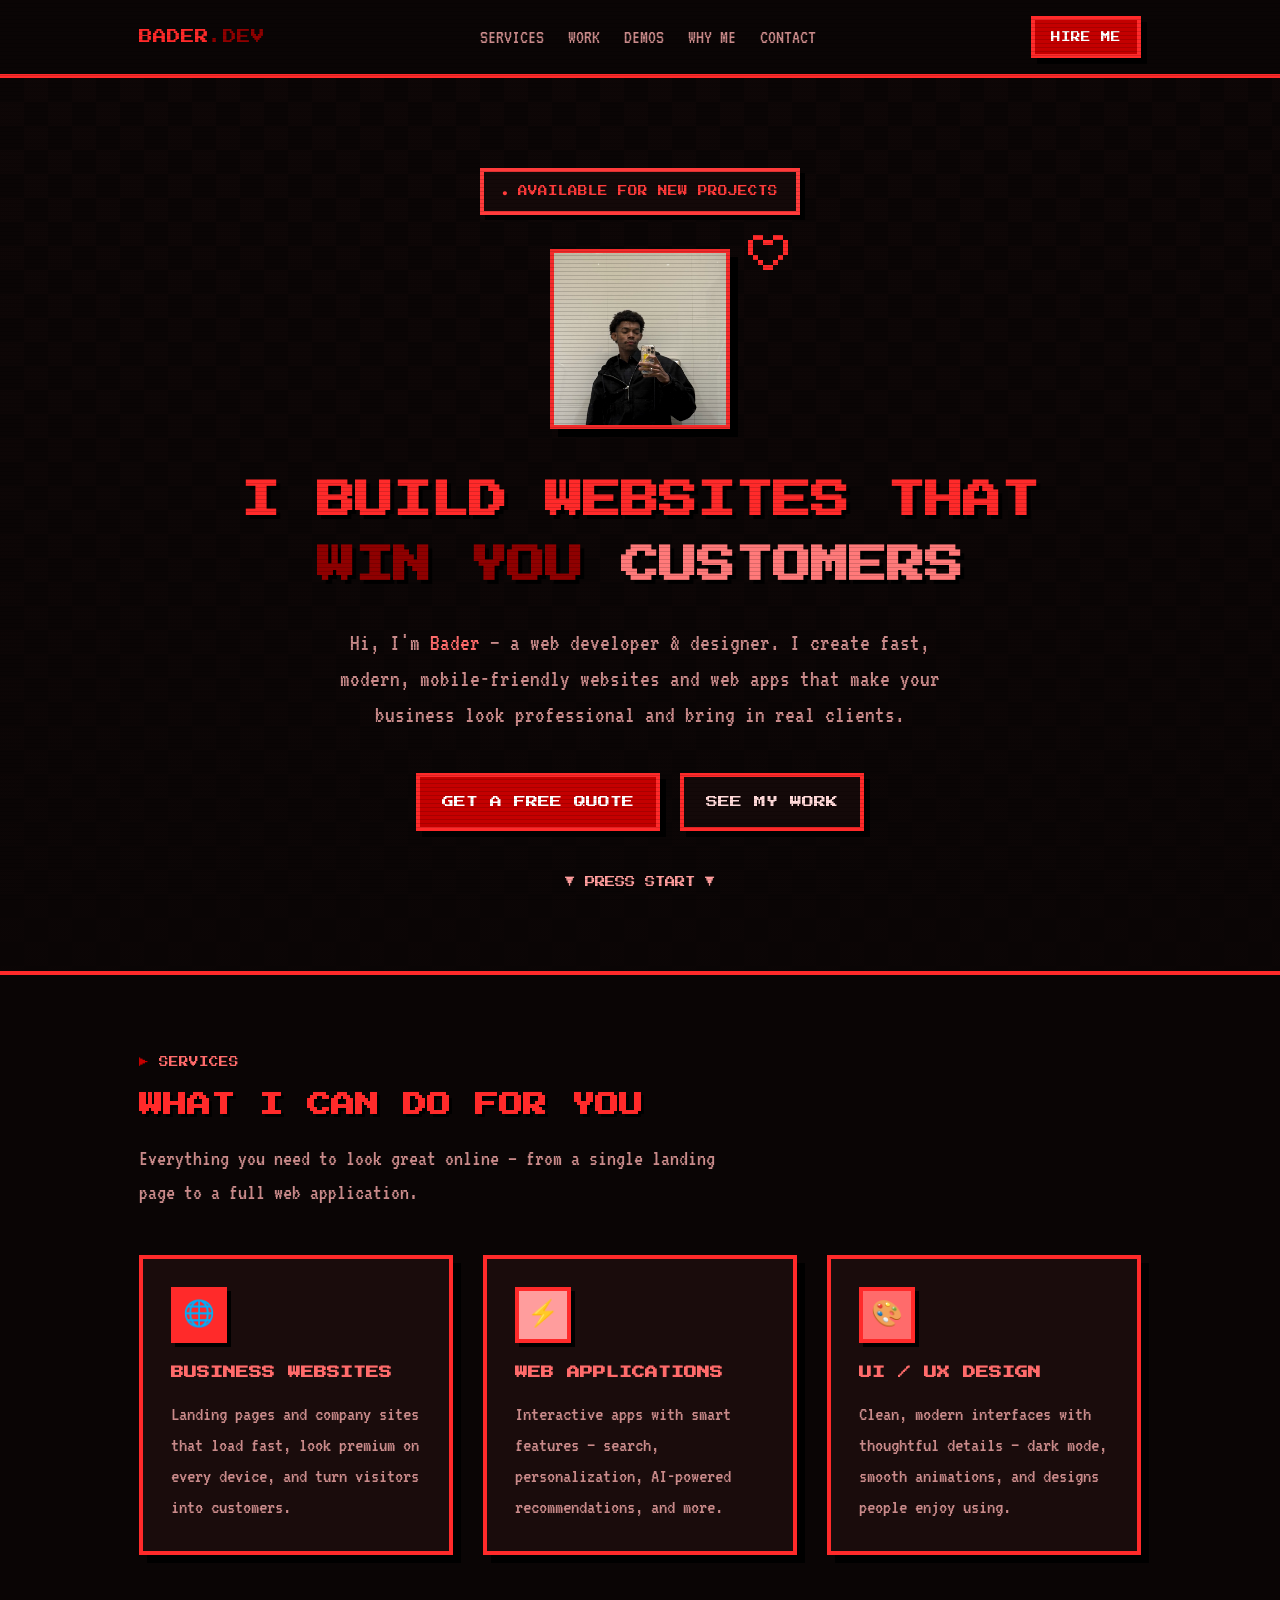
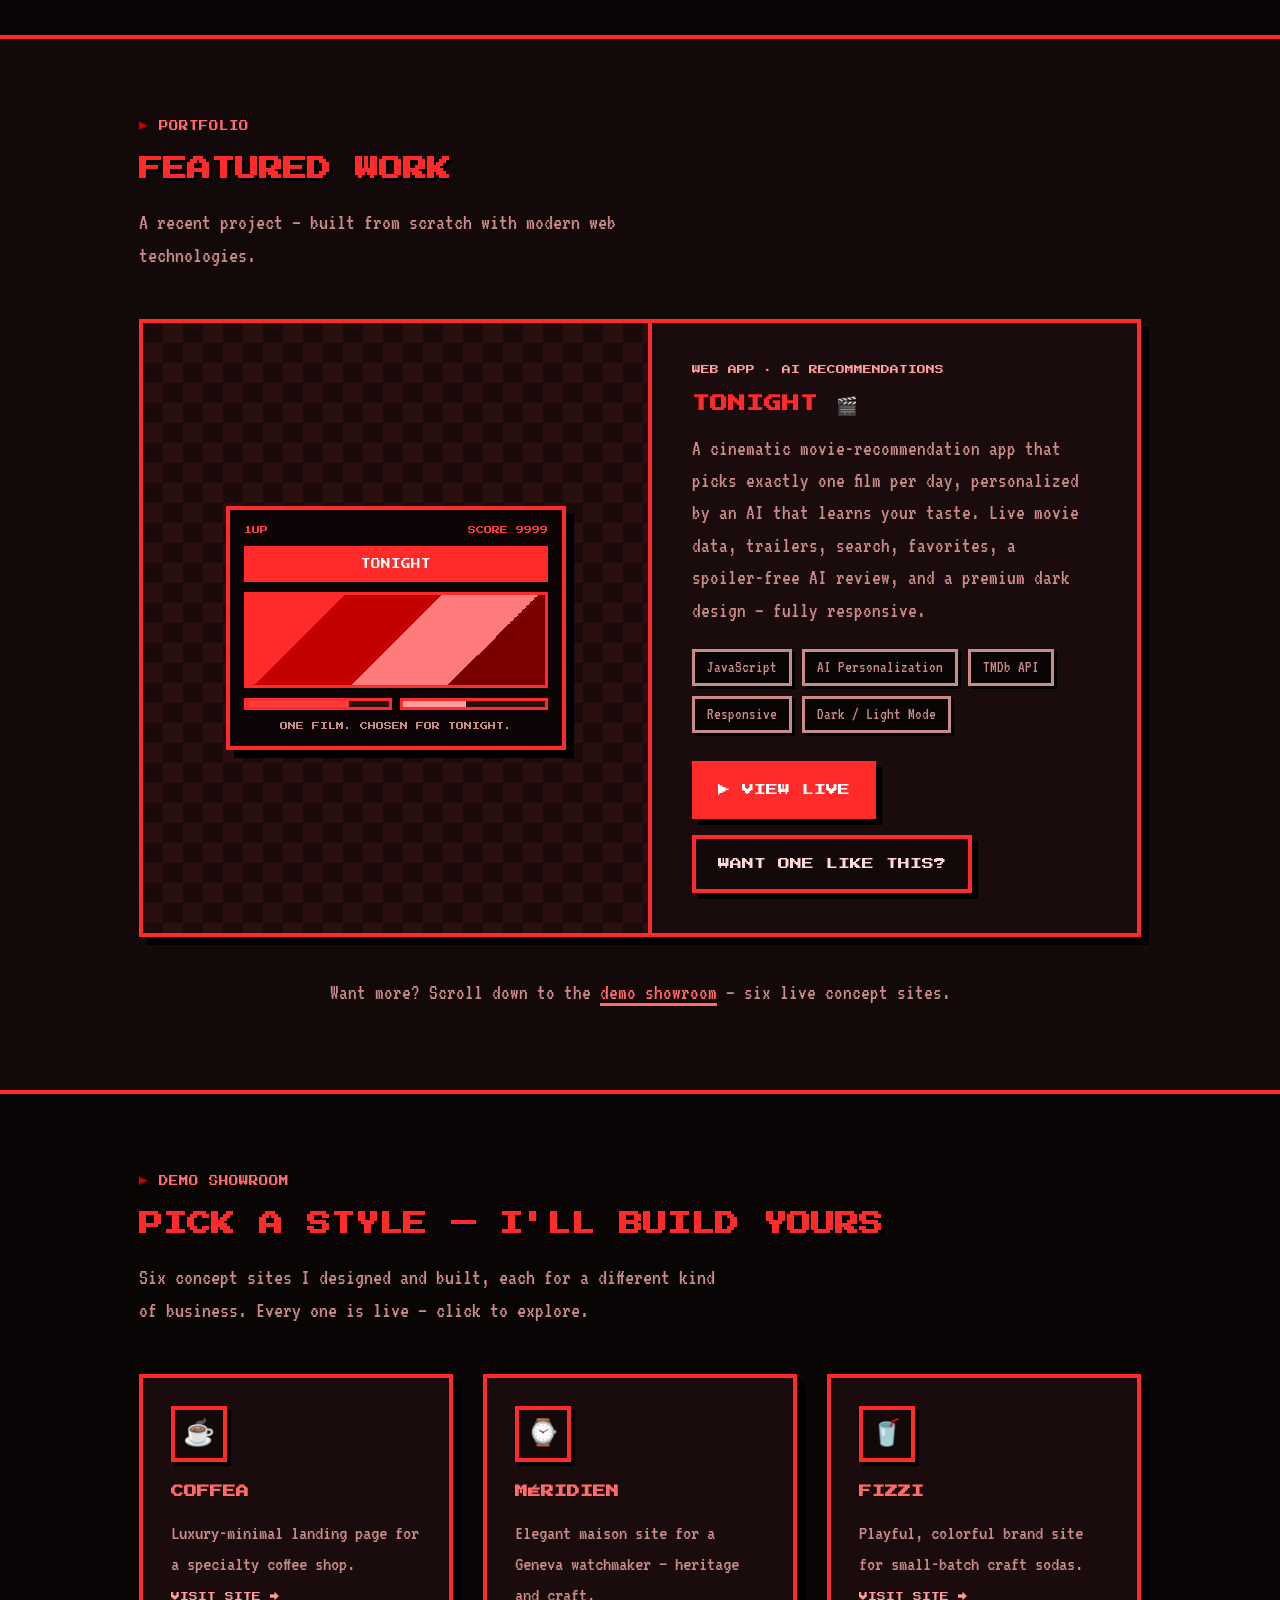
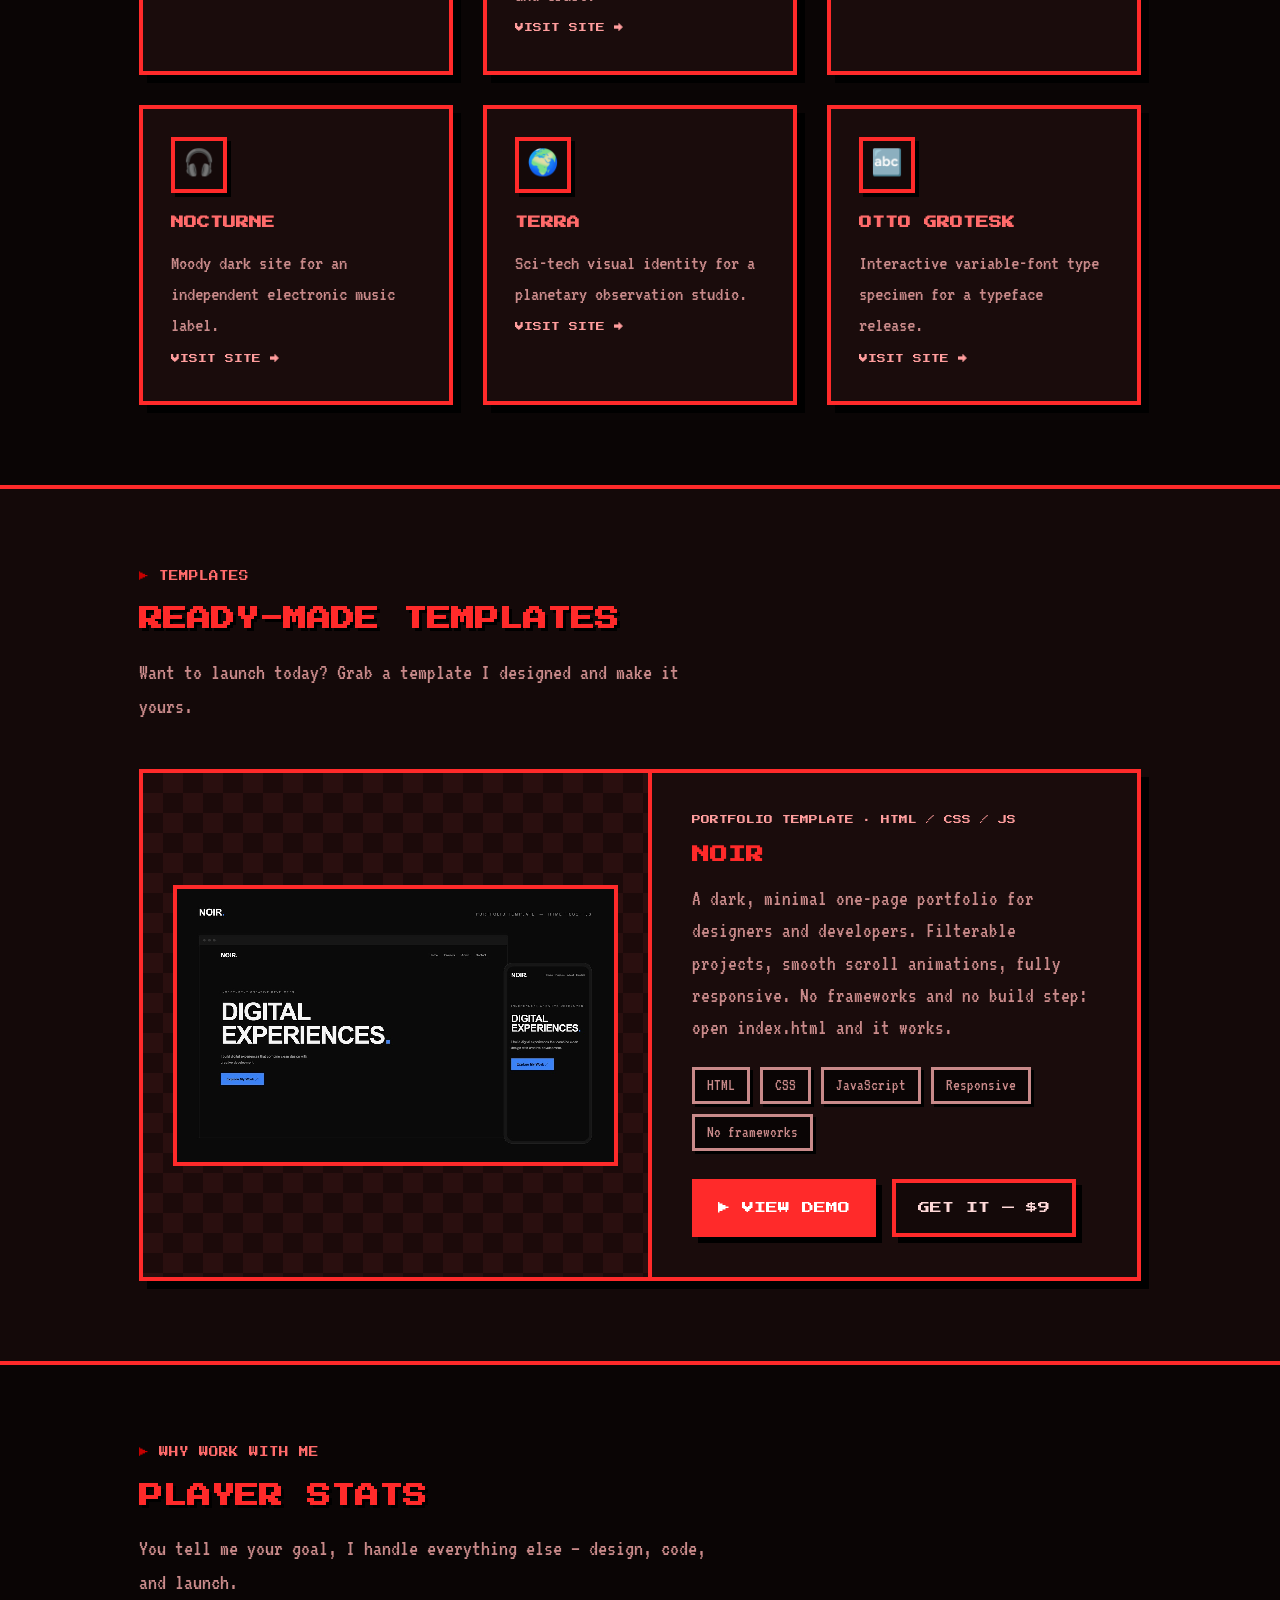
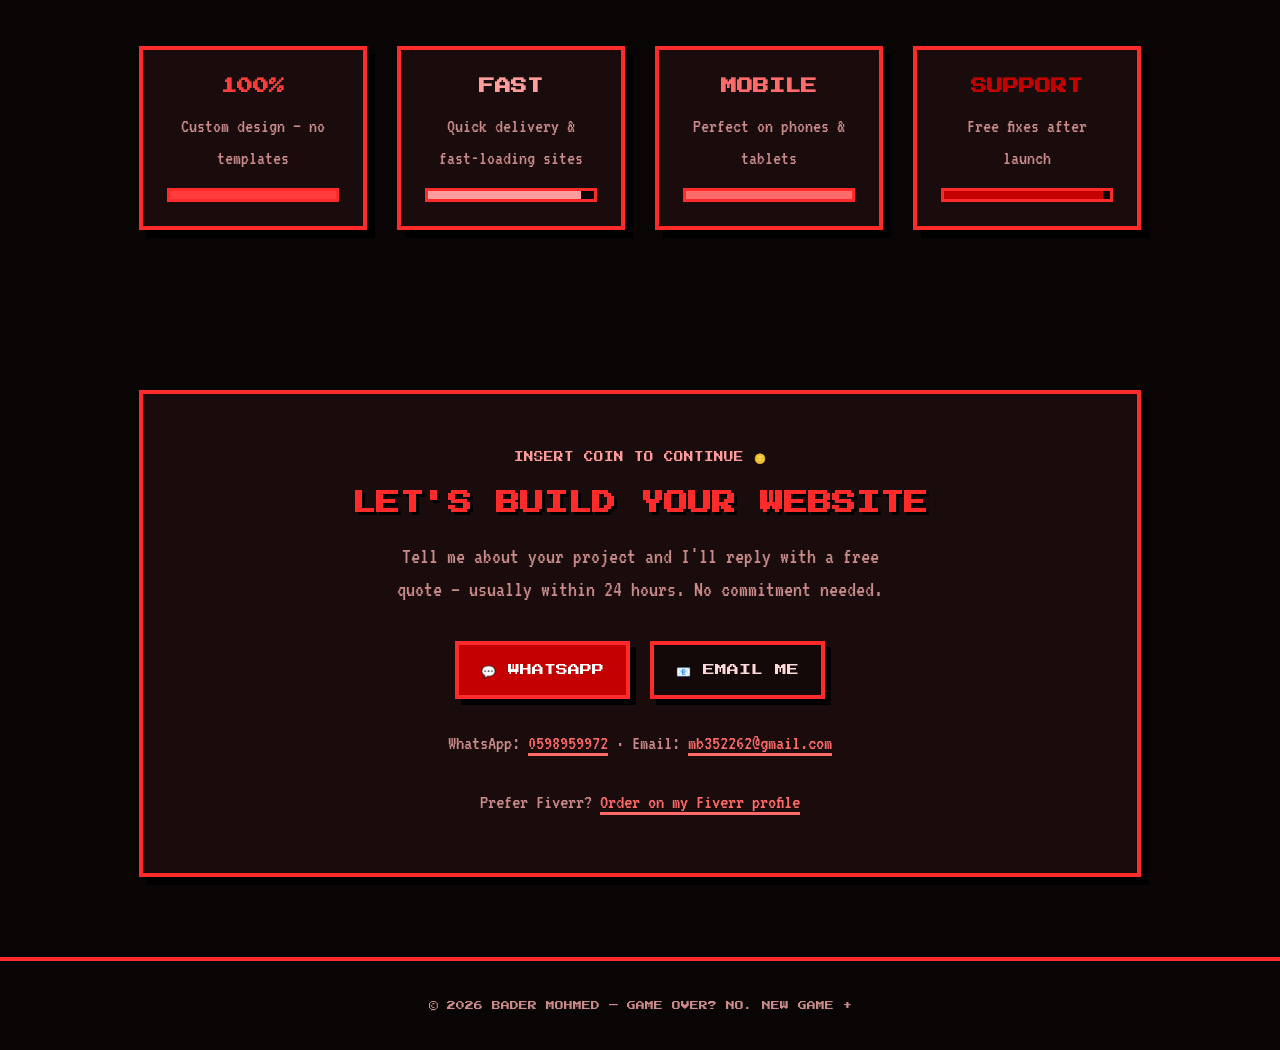
<file: index.html>
<!DOCTYPE html>
<html lang="en">
<head>
<meta charset="UTF-8" />
<meta name="viewport" content="width=device-width, initial-scale=1.0" />
<title>Bader Mohmed — Web Developer & Designer</title>
<meta name="description" content="I build fast, beautiful websites and web apps that help businesses grow. See my work and get in touch." />
<link rel="preconnect" href="https://fonts.googleapis.com" />
<link rel="preconnect" href="https://fonts.gstatic.com" crossorigin />
<link href="https://fonts.googleapis.com/css2?family=Press+Start+2P&family=VT323&display=swap" rel="stylesheet" />
<style>
  :root {
    --bg: #0a0505;
    --bg-soft: #140909;
    --card: #1a0c0c;
    --text: #ffd9d9;
    --muted: #c98a8a;
    --accent: #ff2a2a;
    --accent-2: #c40000;
    --cyan: #ff6b6b;
    --amber: #ff9d9d;
    --green: #ff3b3b;
    --border: #ff2a2a;
    --px-font: "Press Start 2P", monospace;
    --body-font: "VT323", monospace;
  }
  * { margin: 0; padding: 0; box-sizing: border-box; }
  html { scroll-behavior: smooth; }
  body {
    background: var(--bg);
    color: var(--text);
    font-family: var(--body-font);
    font-size: 1.35rem;
    line-height: 1.5;
    overflow-x: hidden;
    image-rendering: pixelated;
  }
  /* subtle CRT scanlines */
  body::after {
    content: "";
    position: fixed; inset: 0; pointer-events: none; z-index: 100;
    background: repeating-linear-gradient(
      0deg, rgba(0,0,0,.14) 0px, rgba(0,0,0,.14) 1px,
      transparent 1px, transparent 4px);
  }
  a { color: inherit; text-decoration: none; }
  .container { max-width: 1050px; margin: 0 auto; padding: 0 24px; }

  /* ---------- Pixel building blocks ---------- */
  .px-box {
    border: 4px solid var(--border);
    box-shadow: 8px 8px 0 #000;
    background: var(--card);
  }
  .btn {
    display: inline-block;
    font-family: var(--px-font);
    font-size: .75rem;
    padding: 16px 22px;
    border: 4px solid var(--border);
    box-shadow: 6px 6px 0 #000;
    cursor: pointer;
    transition: none;
    text-transform: uppercase;
  }
  .btn:hover { transform: translate(2px, 2px); box-shadow: 4px 4px 0 #000; }
  .btn:active { transform: translate(6px, 6px); box-shadow: 0 0 0 #000; }
  .btn-primary { background: var(--accent-2); color: #fff; }
  .btn-secondary { background: var(--accent); color: #fff; }
  .btn-ghost { background: var(--bg-soft); color: var(--text); }

  /* ---------- Nav ---------- */
  nav {
    position: sticky; top: 0; z-index: 50;
    background: var(--bg);
    border-bottom: 4px solid var(--border);
  }
  .nav-inner {
    display: flex; align-items: center; justify-content: space-between;
    padding: 16px 24px; max-width: 1050px; margin: 0 auto;
  }
  .logo { font-family: var(--px-font); font-size: .85rem; color: var(--accent); }
  .logo span { color: #8f0000; }
  .nav-links { display: flex; gap: 24px; font-size: 1.25rem; color: var(--muted); text-transform: uppercase; }
  .nav-links a:hover { color: var(--cyan); }
  .nav-cta { padding: 10px 16px; font-size: .6rem; }

  /* ---------- Hero ---------- */
  header {
    position: relative;
    padding: 90px 0 80px;
    text-align: center;
    background:
      linear-gradient(rgba(10,5,5,.82), rgba(10,5,5,.95)),
      repeating-conic-gradient(#1f0d0d 0% 25%, #0a0505 0% 50%) 0 0 / 48px 48px;
    border-bottom: 4px solid var(--border);
  }
  .badge {
    display: inline-block;
    font-family: var(--px-font); font-size: .6rem;
    padding: 12px 18px; margin-bottom: 34px;
    background: var(--bg-soft); color: var(--green);
    border: 4px solid var(--green);
    box-shadow: 5px 5px 0 #000;
  }
  .badge .dot { animation: blink 1s steps(2, start) infinite; }
  @keyframes blink { to { visibility: hidden; } }
  h1 {
    font-family: var(--px-font);
    font-size: clamp(1.3rem, 4.2vw, 2.4rem);
    line-height: 1.7;
    margin-bottom: 26px;
    color: var(--accent);
    text-shadow: 4px 4px 0 #000;
  }
  h1 .p1 { color: #ff7a7a; }
  h1 .p2 { color: #8f0000; }
  .sub {
    color: var(--muted); font-size: 1.5rem; max-width: 640px; margin: 0 auto 40px;
  }
  .sub b { color: var(--cyan); font-weight: normal; }
  .hero-actions { display: flex; gap: 20px; justify-content: center; flex-wrap: wrap; }
  .press-start {
    margin-top: 44px;
    font-family: var(--px-font); font-size: .65rem; color: var(--amber);
    animation: blink 1.2s steps(2, start) infinite;
  }

  /* hero photo in a pixel frame */
  .avatar-wrap { position: relative; width: 180px; margin: 0 auto 40px; }
  .avatar {
    display: block; width: 180px; aspect-ratio: 1 / 1;
    object-fit: cover; object-position: 50% 20%;
    image-rendering: auto;
    border: 4px solid var(--border);
    box-shadow: 8px 8px 0 #000;
    filter: saturate(.9) contrast(1.05);
  }
  /* small pixel heart pinned to the frame corner */
  .avatar-heart {
    position: absolute; top: -14px; right: -18px;
    width: 5px; height: 5px;
    box-shadow:
      10px 0 var(--accent), 15px 0 var(--accent), 30px 0 var(--accent), 35px 0 var(--accent),
      5px 5px var(--accent), 20px 5px var(--accent), 25px 5px var(--accent), 40px 5px var(--accent),
      5px 10px var(--accent), 40px 10px var(--accent),
      5px 15px var(--accent), 40px 15px var(--accent),
      10px 20px var(--accent), 35px 20px var(--accent),
      15px 25px var(--accent), 30px 25px var(--accent),
      20px 30px var(--accent), 25px 30px var(--accent);
  }

  /* ---------- Sections ---------- */
  section { padding: 80px 0; }
  .section-tag {
    font-family: var(--px-font); font-size: .6rem;
    color: var(--cyan); margin-bottom: 16px; text-transform: uppercase;
  }
  .section-tag::before { content: "▶ "; color: var(--accent-2); }
  h2 {
    font-family: var(--px-font);
    font-size: clamp(1rem, 3vw, 1.5rem);
    line-height: 1.7; margin-bottom: 16px;
    color: var(--accent);
    text-shadow: 3px 3px 0 #000;
  }
  .section-sub { color: var(--muted); font-size: 1.4rem; max-width: 600px; margin-bottom: 46px; }

  /* ---------- Services ---------- */
  .grid-3 { display: grid; grid-template-columns: repeat(auto-fit, minmax(260px, 1fr)); gap: 30px; }
  .card { padding: 28px; }
  .card:hover { transform: translate(2px, 2px); box-shadow: 6px 6px 0 #000; }
  .card .icon {
    width: 56px; height: 56px;
    display: flex; align-items: center; justify-content: center;
    font-size: 1.6rem; margin-bottom: 20px;
    border: 4px solid var(--border); box-shadow: 4px 4px 0 #000;
  }
  .card:nth-child(1) .icon { background: var(--accent); }
  .card:nth-child(2) .icon { background: var(--amber); }
  .card:nth-child(3) .icon { background: var(--cyan); }
  .card h3 { font-family: var(--px-font); font-size: .8rem; line-height: 1.6; margin-bottom: 14px; color: var(--cyan); }
  .card p { color: var(--muted); font-size: 1.3rem; }

  /* ---------- Work ---------- */
  .work { background: var(--bg-soft); border-top: 4px solid var(--border); border-bottom: 4px solid var(--border); }
  .project {
    display: grid; grid-template-columns: 1.05fr 1fr; gap: 0;
    overflow: hidden;
  }
  .project-visual {
    background:
      repeating-conic-gradient(#2a0f0f 0% 25%, #1c0a0a 0% 50%) 0 0 / 40px 40px;
    display: flex; align-items: center; justify-content: center;
    min-height: 300px; border-right: 4px solid var(--border);
    padding: 30px;
  }
  .arcade {
    width: 100%; max-width: 340px;
    background: #0d0505; border: 4px solid var(--border);
    box-shadow: 8px 8px 0 #000;
    padding: 14px;
    font-family: var(--px-font);
  }
  .arcade .screen-top {
    display: flex; justify-content: space-between;
    font-size: .5rem; color: var(--green); margin-bottom: 10px;
  }
  .arcade .marquee {
    background: var(--accent); color: #fff; text-align: center;
    font-size: .6rem; padding: 8px 4px; border: 3px solid var(--border);
    margin-bottom: 10px;
  }
  .arcade .poster {
    height: 96px; margin-bottom: 10px; border: 3px solid var(--border);
    background:
      linear-gradient(135deg, #ff2a2a 0 25%, #c40000 25% 50%, #ff7a7a 50% 75%, #7a0000 75% 100%);
  }
  .arcade .row { display: flex; gap: 8px; }
  .arcade .bar { flex: 1; height: 12px; border: 3px solid var(--border); background: #2a0f0f; position: relative; }
  .arcade .bar i { position: absolute; inset: 0; width: 72%; background: var(--green); }
  .arcade .bar.b2 i { width: 45%; background: var(--amber); }
  .arcade .caption { font-size: .5rem; color: var(--muted); margin-top: 10px; text-align: center; }
  .project-info { padding: 40px; }
  .project-info .kind { font-family: var(--px-font); font-size: .55rem; color: var(--amber); margin-bottom: 14px; text-transform: uppercase; }
  .project-info h3 { font-family: var(--px-font); font-size: 1.1rem; margin-bottom: 16px; color: var(--accent); }
  .project-info p { color: var(--muted); font-size: 1.35rem; margin-bottom: 22px; }
  .tags { display: flex; flex-wrap: wrap; gap: 10px; margin-bottom: 28px; }
  .tags span {
    font-size: 1.05rem; padding: 3px 12px;
    background: var(--bg); border: 3px solid var(--muted); color: var(--muted);
    box-shadow: 3px 3px 0 #000;
  }
  .more-note {
    margin-top: 40px; text-align: center; color: var(--muted); font-size: 1.35rem;
  }
  .more-note a { color: var(--cyan); border-bottom: 3px solid var(--cyan); }
  .project-actions { display: flex; gap: 16px; flex-wrap: wrap; }

  /* ---------- Demo showroom ---------- */
  .demo-card { display: block; }
  .demo-card .visit {
    display: inline-block; margin-top: 6px;
    font-family: var(--px-font); font-size: .55rem; color: var(--amber);
  }
  .demo-card:hover .visit { color: var(--cyan); }
  .demo-card .icon { background: var(--bg-soft) !important; }

  /* ---------- Why me (stats as game HUD) ---------- */
  .stats { display: grid; grid-template-columns: repeat(auto-fit, minmax(200px, 1fr)); gap: 30px; }
  .stat { padding: 24px; text-align: center; }
  .stat b {
    display: block; font-family: var(--px-font); font-size: 1rem;
    margin-bottom: 12px;
  }
  .stat:nth-child(1) b { color: var(--green); }
  .stat:nth-child(2) b { color: var(--amber); }
  .stat:nth-child(3) b { color: var(--cyan); }
  .stat:nth-child(4) b { color: var(--accent-2); }
  .stat span { color: var(--muted); font-size: 1.25rem; }
  .hp { margin-top: 14px; height: 14px; border: 3px solid var(--border); background: #0d0505; position: relative; }
  .hp i { position: absolute; inset: 0; background: var(--green); }
  .stat:nth-child(2) .hp i { background: var(--amber); width: 92%; }
  .stat:nth-child(3) .hp i { background: var(--cyan); width: 100%; }
  .stat:nth-child(4) .hp i { background: var(--accent-2); width: 96%; }

  /* ---------- Contact ---------- */
  .contact-card {
    padding: 56px 40px; text-align: center;
    background: var(--card);
  }
  .contact-card h2 { margin-bottom: 16px; }
  .contact-card p { color: var(--muted); font-size: 1.4rem; max-width: 520px; margin: 0 auto 34px; }
  .contact-actions { display: flex; gap: 20px; justify-content: center; flex-wrap: wrap; }
  .email-line { margin-top: 28px; color: var(--muted); font-size: 1.3rem; }
  .email-line a { color: var(--cyan); border-bottom: 3px solid var(--cyan); }
  .coin { font-family: var(--px-font); font-size: .6rem; color: var(--amber); margin-bottom: 18px; }

  footer {
    padding: 30px 0; text-align: center; color: var(--muted);
    font-size: 1.2rem; border-top: 4px solid var(--border);
  }
  footer .px { font-family: var(--px-font); font-size: .55rem; }

  @media (max-width: 820px) {
    .nav-links { display: none; }
    .project { grid-template-columns: 1fr; }
    .project-visual { border-right: none; border-bottom: 4px solid var(--border); min-height: 240px; }
    .project-info { padding: 28px 22px; }
    header { padding: 70px 0 60px; }
    section { padding: 60px 0; }
    .px-box { box-shadow: 6px 6px 0 #000; }
  }
</style>
</head>
<body>

<nav>
  <div class="nav-inner">
    <div class="logo">BADER<span>.DEV</span></div>
    <div class="nav-links">
      <a href="#services">Services</a>
      <a href="#work">Work</a>
      <a href="#showroom">Demos</a>
      <a href="#why">Why me</a>
      <a href="#contact">Contact</a>
    </div>
    <a class="btn btn-primary nav-cta" href="#contact">Hire me</a>
  </div>
</nav>

<header>
  <div class="container">
    <div class="badge"><span class="dot">●</span> AVAILABLE FOR NEW PROJECTS</div>
    <div class="avatar-wrap">
      <img class="avatar" src="me.jpg" alt="Bader Mohmed — web developer" />
      <div class="avatar-heart"></div>
    </div>
    <h1>I BUILD WEBSITES THAT<br /><span class="p2">WIN YOU</span> <span class="p1">CUSTOMERS</span></h1>
    <p class="sub">
      Hi, I'm <b>Bader</b> — a web developer &amp; designer. I create fast, modern,
      mobile-friendly websites and web apps that make your business look
      professional and bring in real clients.
    </p>
    <div class="hero-actions">
      <a class="btn btn-primary" href="#contact">Get a free quote</a>
      <a class="btn btn-ghost" href="#work">See my work</a>
    </div>
    <div class="press-start">▼ PRESS START ▼</div>
  </div>
</header>

<section id="services">
  <div class="container">
    <div class="section-tag">Services</div>
    <h2>WHAT I CAN DO FOR YOU</h2>
    <p class="section-sub">Everything you need to look great online — from a single landing page to a full web application.</p>
    <div class="grid-3">
      <div class="card px-box">
        <div class="icon">🌐</div>
        <h3>BUSINESS WEBSITES</h3>
        <p>Landing pages and company sites that load fast, look premium on every device, and turn visitors into customers.</p>
      </div>
      <div class="card px-box">
        <div class="icon">⚡</div>
        <h3>WEB APPLICATIONS</h3>
        <p>Interactive apps with smart features — search, personalization, AI-powered recommendations, and more.</p>
      </div>
      <div class="card px-box">
        <div class="icon">🎨</div>
        <h3>UI / UX DESIGN</h3>
        <p>Clean, modern interfaces with thoughtful details — dark mode, smooth animations, and designs people enjoy using.</p>
      </div>
    </div>
  </div>
</section>

<section id="work" class="work">
  <div class="container">
    <div class="section-tag">Portfolio</div>
    <h2>FEATURED WORK</h2>
    <p class="section-sub">A recent project — built from scratch with modern web technologies.</p>

    <div class="project px-box">
      <div class="project-visual">
        <div class="arcade">
          <div class="screen-top"><span>1UP</span><span>SCORE 9999</span></div>
          <div class="marquee">TONIGHT</div>
          <div class="poster"></div>
          <div class="row">
            <div class="bar"><i></i></div>
            <div class="bar b2"><i></i></div>
          </div>
          <div class="caption">ONE FILM. CHOSEN FOR TONIGHT.</div>
        </div>
      </div>
      <div class="project-info">
        <div class="kind">WEB APP · AI RECOMMENDATIONS</div>
        <h3>TONIGHT 🎬</h3>
        <p>
          A cinematic movie-recommendation app that picks exactly one film per
          day, personalized by an AI that learns your taste. Live movie data,
          trailers, search, favorites, a spoiler-free AI review, and a premium
          dark design — fully responsive.
        </p>
        <div class="tags">
          <span>JavaScript</span><span>AI Personalization</span><span>TMDb API</span>
          <span>Responsive</span><span>Dark / Light Mode</span>
        </div>
        <div class="project-actions">
          <a class="btn btn-secondary" href="https://ninety9999.github.io/tonight/" target="_blank" rel="noopener">▶ View live</a>
          <a class="btn btn-ghost" href="#contact">Want one like this?</a>
        </div>
      </div>
    </div>

    <p class="more-note">Want more? Scroll down to the <a href="#showroom">demo showroom</a> — six live concept sites.</p>
  </div>
</section>

<section id="showroom">
  <div class="container">
    <div class="section-tag">Demo showroom</div>
    <h2>PICK A STYLE — I'LL BUILD YOURS</h2>
    <p class="section-sub">Six concept sites I designed and built, each for a different kind of business. Every one is live — click to explore.</p>
    <div class="grid-3">
      <a class="card px-box demo-card" href="coffea/" target="_blank" rel="noopener">
        <div class="icon">☕</div>
        <h3>COFFEA</h3>
        <p>Luxury-minimal landing page for a specialty coffee shop.</p>
        <span class="visit">VISIT SITE →</span>
      </a>
      <a class="card px-box demo-card" href="meridien/" target="_blank" rel="noopener">
        <div class="icon">⌚</div>
        <h3>MÉRIDIEN</h3>
        <p>Elegant maison site for a Geneva watchmaker — heritage and craft.</p>
        <span class="visit">VISIT SITE →</span>
      </a>
      <a class="card px-box demo-card" href="bonbon/" target="_blank" rel="noopener">
        <div class="icon">🥤</div>
        <h3>FIZZI</h3>
        <p>Playful, colorful brand site for small-batch craft sodas.</p>
        <span class="visit">VISIT SITE →</span>
      </a>
      <a class="card px-box demo-card" href="nocturne/" target="_blank" rel="noopener">
        <div class="icon">🎧</div>
        <h3>NOCTURNE</h3>
        <p>Moody dark site for an independent electronic music label.</p>
        <span class="visit">VISIT SITE →</span>
      </a>
      <a class="card px-box demo-card" href="terra/" target="_blank" rel="noopener">
        <div class="icon">🌍</div>
        <h3>TERRA</h3>
        <p>Sci-tech visual identity for a planetary observation studio.</p>
        <span class="visit">VISIT SITE →</span>
      </a>
      <a class="card px-box demo-card" href="otto/" target="_blank" rel="noopener">
        <div class="icon">🔤</div>
        <h3>OTTO GROTESK</h3>
        <p>Interactive variable-font type specimen for a typeface release.</p>
        <span class="visit">VISIT SITE →</span>
      </a>
    </div>
  </div>
</section>

<section id="templates" class="work">
  <div class="container">
    <div class="section-tag">Templates</div>
    <h2>READY-MADE TEMPLATES</h2>
    <p class="section-sub">Want to launch today? Grab a template I designed and make it yours.</p>

    <div class="project px-box">
      <div class="project-visual">
        <img src="noir-template/cover.jpg" alt="NOIR portfolio template on desktop and mobile" style="width:100%; display:block; border:4px solid var(--border);">
      </div>
      <div class="project-info">
        <div class="kind">PORTFOLIO TEMPLATE · HTML / CSS / JS</div>
        <h3>NOIR</h3>
        <p>
          A dark, minimal one-page portfolio for designers and developers.
          Filterable projects, smooth scroll animations, fully responsive.
          No frameworks and no build step: open index.html and it works.
        </p>
        <div class="tags">
          <span>HTML</span><span>CSS</span><span>JavaScript</span>
          <span>Responsive</span><span>No frameworks</span>
        </div>
        <div class="project-actions">
          <a class="btn btn-secondary" href="https://ninety9999.github.io/noir-template/" target="_blank" rel="noopener">▶ View demo</a>
          <a class="btn btn-ghost" href="https://badrrdev.gumroad.com/l/noir" target="_blank" rel="noopener">Get it — $9</a>
        </div>
      </div>
    </div>
  </div>
</section>

<section id="why">
  <div class="container">
    <div class="section-tag">Why work with me</div>
    <h2>PLAYER STATS</h2>
    <p class="section-sub">You tell me your goal, I handle everything else — design, code, and launch.</p>
    <div class="stats">
      <div class="stat px-box"><b>100%</b><span>Custom design — no templates</span><div class="hp"><i></i></div></div>
      <div class="stat px-box"><b>FAST</b><span>Quick delivery &amp; fast-loading sites</span><div class="hp"><i></i></div></div>
      <div class="stat px-box"><b>MOBILE</b><span>Perfect on phones &amp; tablets</span><div class="hp"><i></i></div></div>
      <div class="stat px-box"><b>SUPPORT</b><span>Free fixes after launch</span><div class="hp"><i></i></div></div>
    </div>
  </div>
</section>

<section id="contact">
  <div class="container">
    <div class="contact-card px-box">
      <div class="coin">INSERT COIN TO CONTINUE 🪙</div>
      <h2>LET'S BUILD YOUR WEBSITE</h2>
      <p>Tell me about your project and I'll reply with a free quote — usually within 24 hours. No commitment needed.</p>
      <div class="contact-actions">
        <a class="btn btn-primary" href="https://wa.me/966598959972?text=%D9%85%D8%B1%D8%AD%D8%A8%D8%A7%20%D8%A8%D8%AF%D8%B1%D8%8C%20%D8%A3%D8%A8%D8%BA%D9%89%20%D9%85%D9%88%D9%82%D8%B9%20%D9%84%D9%85%D8%B4%D8%B1%D9%88%D8%B9%D9%8A" target="_blank" rel="noopener">💬 WhatsApp</a>
        <a class="btn btn-ghost" href="mailto:mb352262@gmail.com?subject=Website%20project%20inquiry">📧 Email me</a>
      </div>
      <div class="email-line">WhatsApp: <a href="https://wa.me/966598959972">0598959972</a> · Email: <a href="mailto:mb352262@gmail.com">mb352262@gmail.com</a></div>
      <div class="email-line">Prefer Fiverr? <a href="https://www.fiverr.com/bdr_mohm" target="_blank" rel="noopener">Order on my Fiverr profile</a></div>
    </div>
  </div>
</section>

<footer>
  <div class="container">
    <span class="px">© 2026 BADER MOHMED — GAME OVER? NO. NEW GAME +</span>
  </div>
</footer>

</body>
</html>
</file>
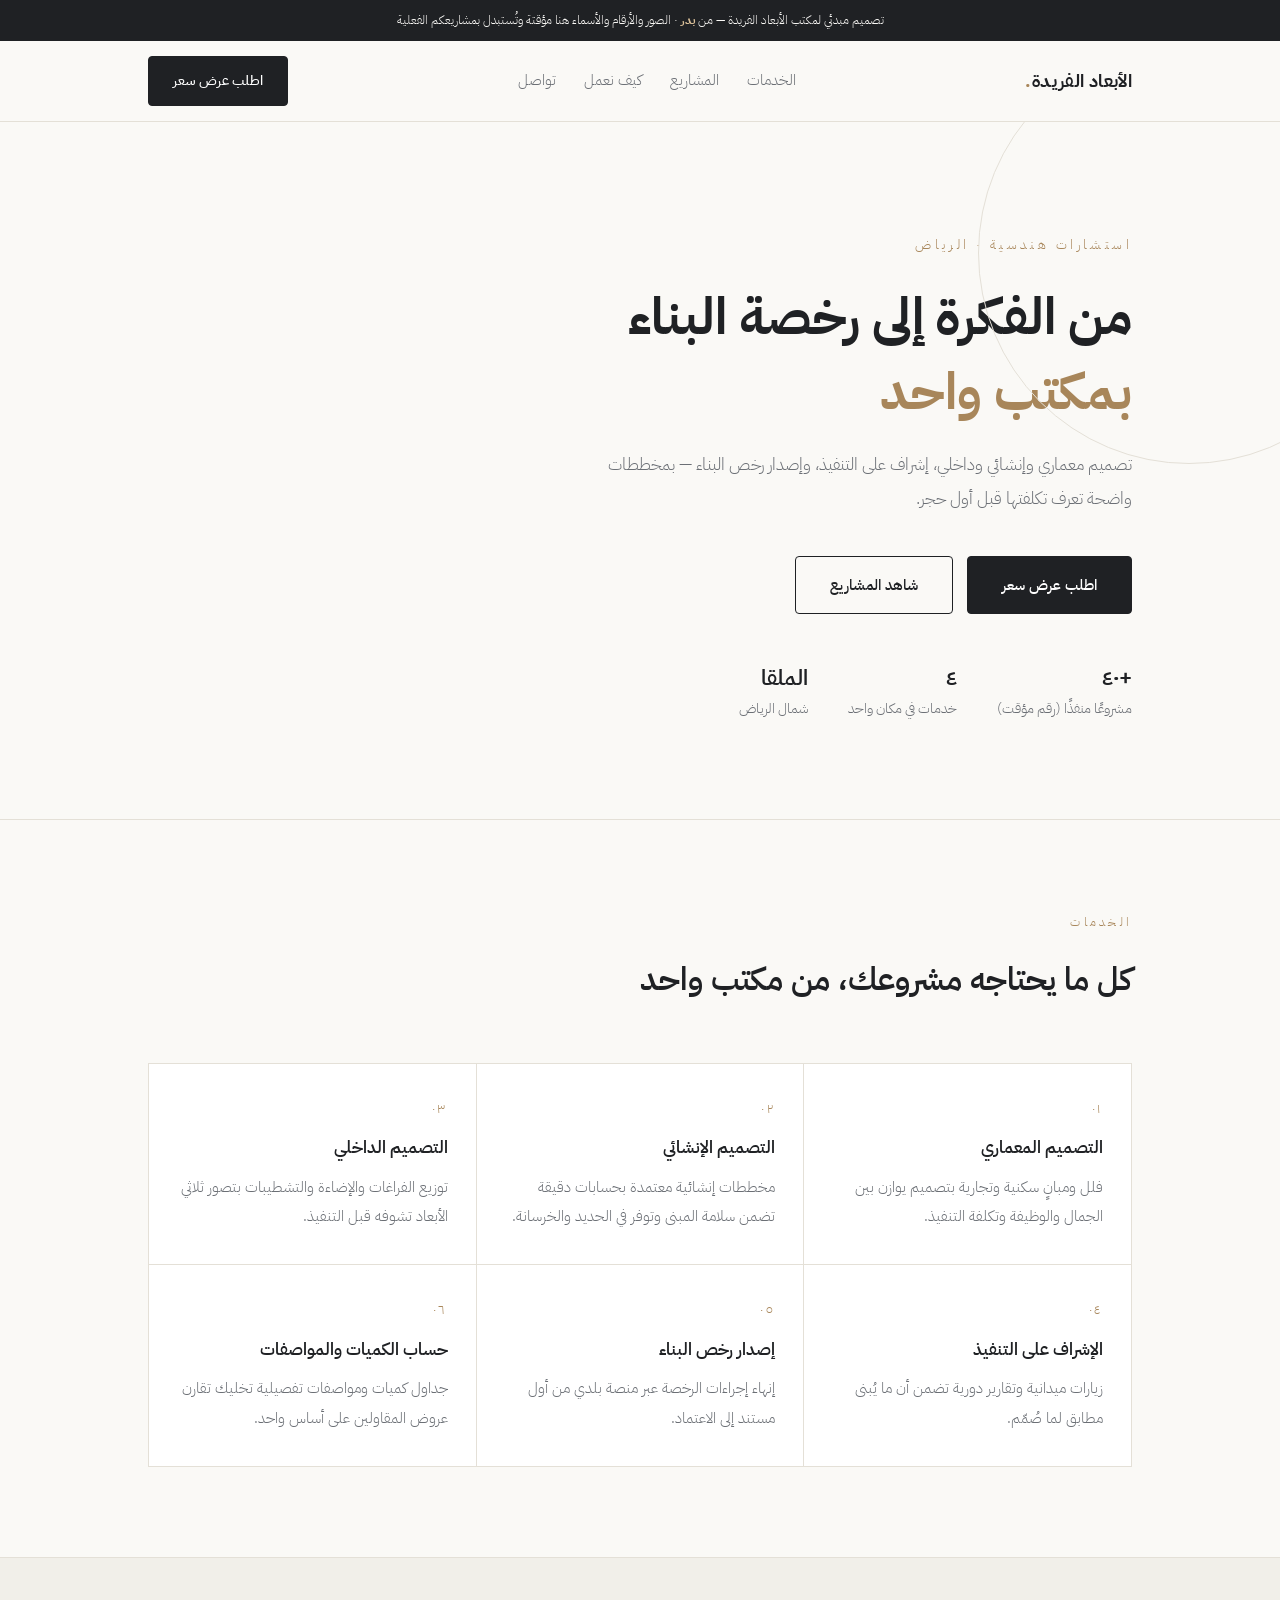
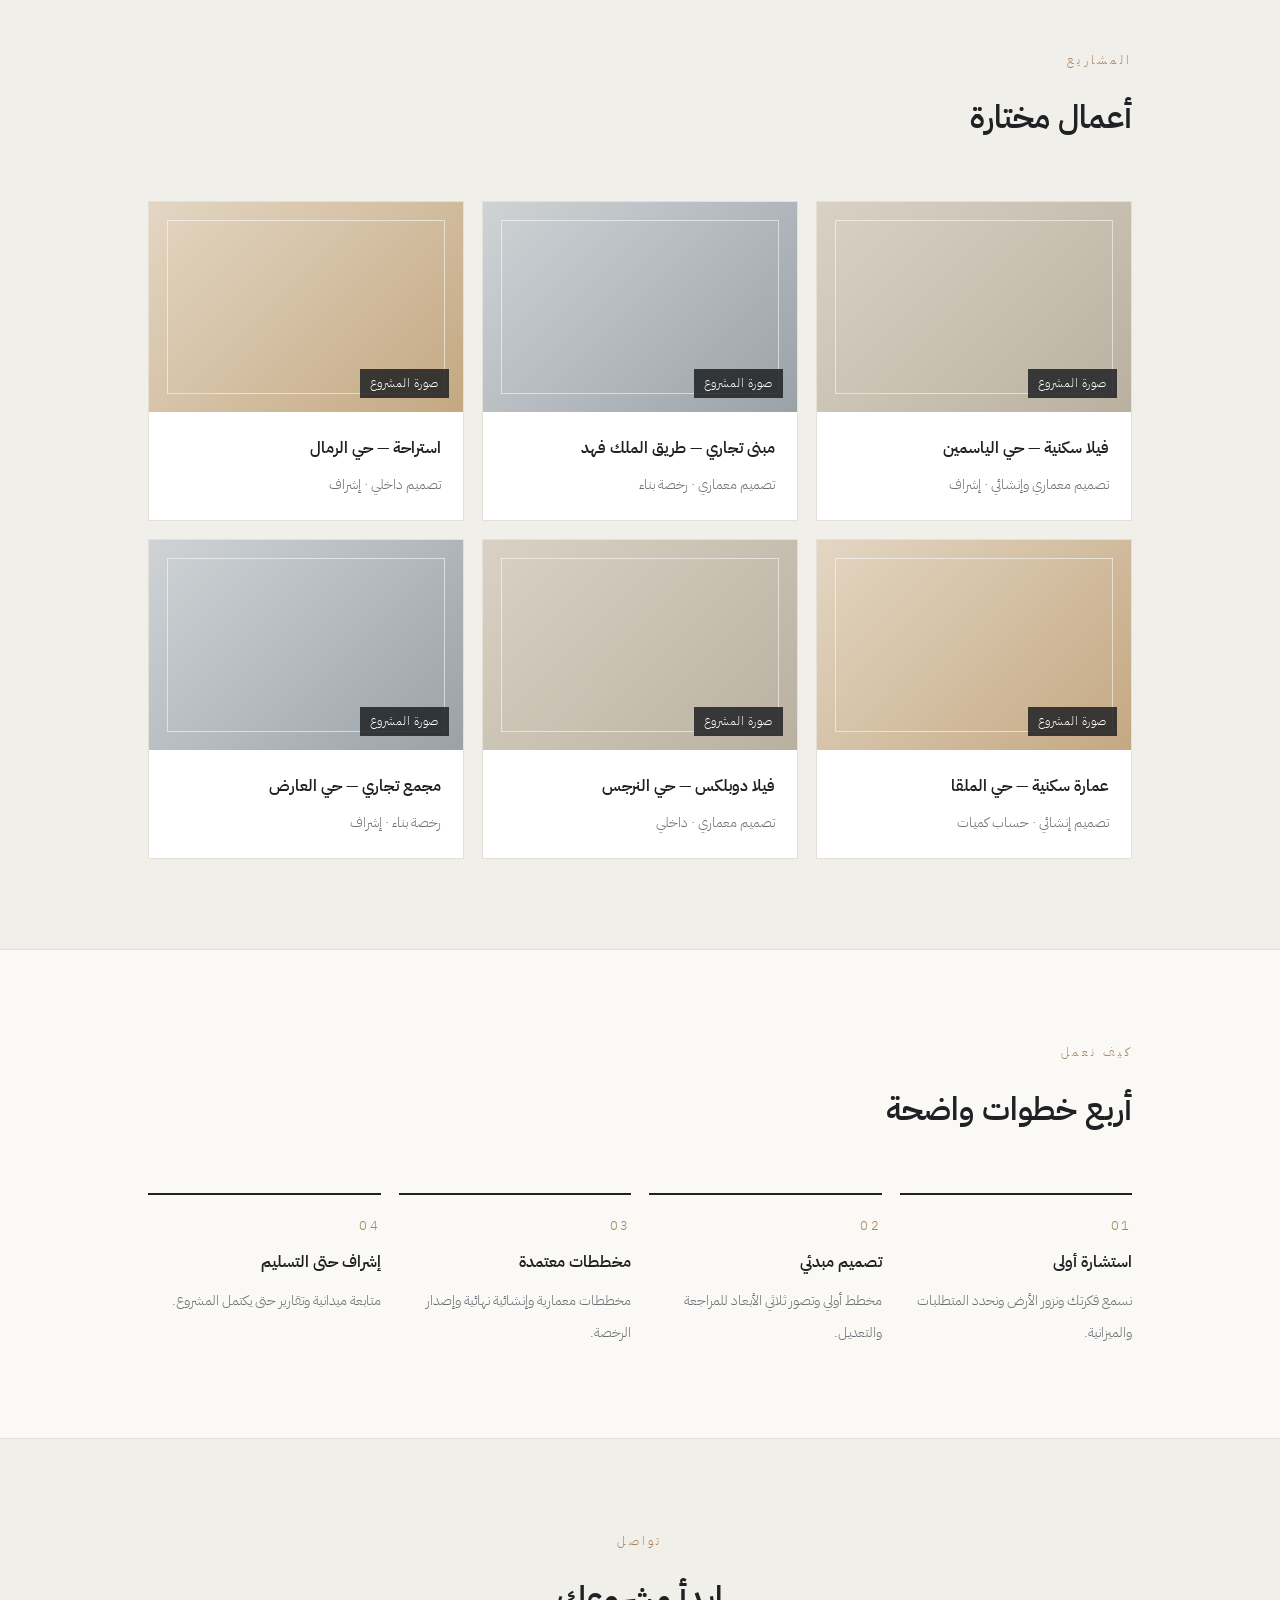
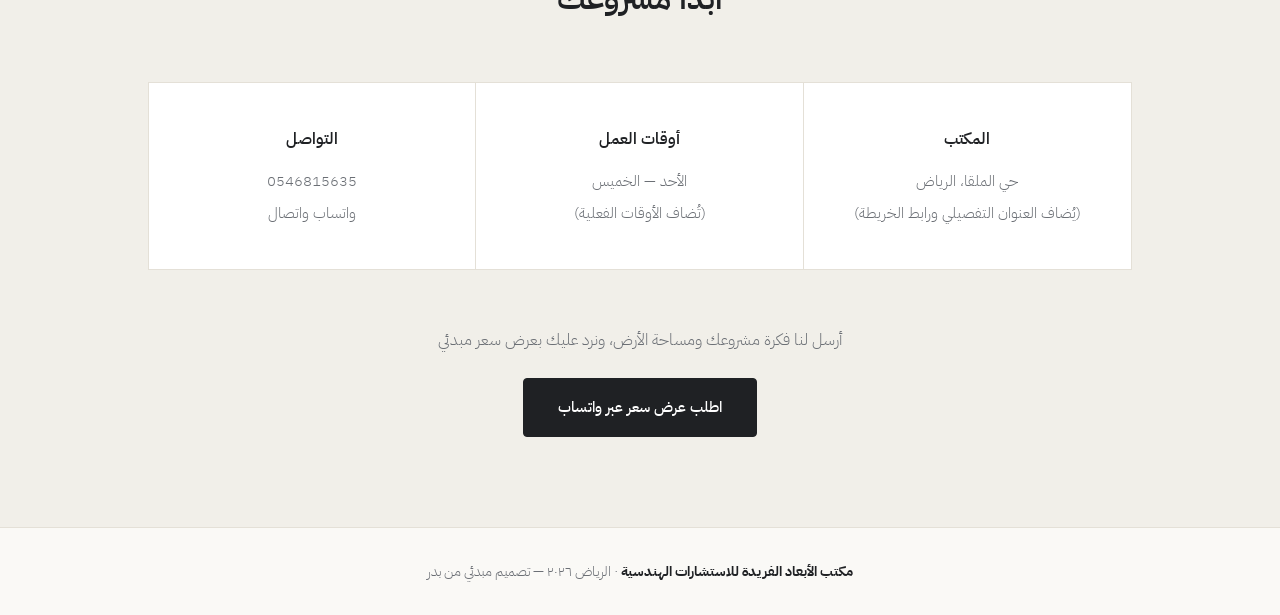
<file: abaad/index.html>
<!DOCTYPE html>
<html lang="ar" dir="rtl">
<head>
<meta charset="UTF-8" />
<meta name="viewport" content="width=device-width, initial-scale=1.0" />
<title>الأبعاد الفريدة للاستشارات الهندسية — الرياض</title>
<meta name="description" content="مكتب الأبعاد الفريدة للاستشارات الهندسية في الرياض: تصميم معماري وإنشائي وداخلي، إشراف على التنفيذ، إصدار رخص البناء، حساب الكميات. اطلب عرض سعر عبر واتساب." />
<link rel="preconnect" href="https://fonts.googleapis.com" />
<link rel="preconnect" href="https://fonts.gstatic.com" crossorigin />
<link href="https://fonts.googleapis.com/css2?family=IBM+Plex+Sans+Arabic:wght@300;400;500;600;700&display=swap" rel="stylesheet" />
<style>
  :root {
    --paper: #faf9f6;
    --paper2: #f1efe9;
    --ink: #1f2124;
    --muted: #6b6f75;
    --sand: #a8865a;
    --sand-deep: #866941;
    --line: #e4e0d7;
    --body: "IBM Plex Sans Arabic", sans-serif;
  }
  * { margin: 0; padding: 0; box-sizing: border-box; }
  html { scroll-behavior: smooth; }
  body { background: var(--paper); color: var(--ink); font-family: var(--body); font-weight: 300; line-height: 2; -webkit-font-smoothing: antialiased; }
  a { color: inherit; text-decoration: none; }
  .container { max-width: 1040px; margin: 0 auto; padding: 0 28px; }

  .draft-note { background: var(--ink); color: var(--paper); text-align: center; font-size: .78rem; padding: 8px 14px; }
  .draft-note b { color: #d9bf98; }

  .btn { display: inline-block; font-size: .95rem; font-weight: 500; padding: 13px 34px; border-radius: 4px; border: 1px solid var(--ink); color: var(--ink); transition: all .2s ease; }
  .btn:hover { background: var(--paper2); }
  .btn-solid { background: var(--ink); color: #fff; }
  .btn-solid:hover { background: #000; color: #fff; }

  nav { position: sticky; top: 0; z-index: 50; background: rgba(250,249,246,.95); border-bottom: 1px solid var(--line); }
  .nav-inner { display: flex; align-items: center; justify-content: space-between; padding: 15px 28px; max-width: 1040px; margin: 0 auto; }
  .logo { font-weight: 700; font-size: 1.15rem; letter-spacing: .02em; }
  .logo span { color: var(--sand); }
  .nav-links { display: flex; gap: 28px; font-size: .93rem; color: var(--muted); }
  .nav-links a:hover { color: var(--ink); }

  header { padding: 110px 0 96px; border-bottom: 1px solid var(--line); position: relative; overflow: hidden; }
  header::after { content: ""; position: absolute; inset-inline-start: -120px; top: -80px; width: 420px; height: 420px; border: 1px solid var(--line); border-radius: 50%; pointer-events: none; }
  .kicker { font-size: .82rem; letter-spacing: .26em; color: var(--sand); margin-bottom: 22px; }
  h1 { font-weight: 700; font-size: clamp(2rem, 5.5vw, 3.2rem); line-height: 1.45; margin-bottom: 18px; max-width: 700px; }
  h1 span { color: var(--sand); }
  .hero-sub { font-size: 1.08rem; color: var(--muted); max-width: 560px; margin-bottom: 40px; }
  .hero-actions { display: flex; gap: 14px; flex-wrap: wrap; }
  .hero-meta { margin-top: 48px; display: flex; gap: 40px; flex-wrap: wrap; font-size: .9rem; color: var(--muted); }
  .hero-meta b { display: block; color: var(--ink); font-weight: 600; font-size: 1.4rem; line-height: 1.4; }

  section { padding: 90px 0; }
  .sec-head { margin-bottom: 52px; }
  .tag { display: block; font-size: .78rem; letter-spacing: .26em; color: var(--sand); margin-bottom: 12px; }
  h2 { font-weight: 600; font-size: clamp(1.5rem, 3.6vw, 2rem); }

  .svc-grid { display: grid; grid-template-columns: repeat(auto-fit, minmax(280px, 1fr)); gap: 1px; background: var(--line); border: 1px solid var(--line); }
  .svc { background: #fff; padding: 32px 28px; }
  .svc i { display: block; font-style: normal; font-size: .8rem; color: var(--sand); letter-spacing: .2em; margin-bottom: 10px; }
  .svc b { display: block; font-weight: 600; font-size: 1.05rem; margin-bottom: 8px; }
  .svc p { color: var(--muted); font-size: .93rem; }

  .projects { background: var(--paper2); border-top: 1px solid var(--line); border-bottom: 1px solid var(--line); }
  .proj-grid { display: grid; grid-template-columns: repeat(auto-fit, minmax(280px, 1fr)); gap: 18px; }
  .proj { background: #fff; border: 1px solid var(--line); overflow: hidden; }
  .proj .img { height: 210px; position: relative; background: linear-gradient(135deg, #d9d2c4, #b9b0a0); display: flex; align-items: flex-end; padding: 14px; }
  .proj .img.alt { background: linear-gradient(135deg, #cfd3d6, #9aa2a8); }
  .proj .img.alt2 { background: linear-gradient(135deg, #e3d6c3, #c4a882); }
  .proj .img::before { content: ""; position: absolute; inset: 18px; border: 1px solid rgba(255,255,255,.55); }
  .proj .img span { position: relative; background: rgba(31,33,36,.85); color: #fff; font-size: .72rem; padding: 3px 10px; letter-spacing: .05em; }
  .proj .txt { padding: 20px 22px; }
  .proj .txt b { display: block; font-weight: 600; margin-bottom: 4px; }
  .proj .txt small { color: var(--muted); font-size: .86rem; }

  .steps { display: grid; grid-template-columns: repeat(auto-fit, minmax(200px, 1fr)); gap: 18px; counter-reset: step; }
  .step { border-top: 2px solid var(--ink); padding-top: 18px; }
  .step::before { counter-increment: step; content: "0" counter(step); display: block; font-size: .8rem; color: var(--sand); letter-spacing: .2em; margin-bottom: 8px; }
  .step b { display: block; font-weight: 600; margin-bottom: 6px; }
  .step span { color: var(--muted); font-size: .9rem; }

  .info-grid { display: grid; grid-template-columns: repeat(3, 1fr); border: 1px solid var(--line); background: #fff; }
  .info-cell { padding: 40px 28px; text-align: center; }
  .info-cell + .info-cell { border-right: 1px solid var(--line); }
  .info-cell b { display: block; font-weight: 600; margin-bottom: 10px; }
  .info-cell span { color: var(--muted); font-size: .93rem; }
  .book-cta { text-align: center; margin-top: 54px; }
  .book-cta p { color: var(--muted); margin-bottom: 22px; }

  footer { border-top: 1px solid var(--line); padding: 30px 0; text-align: center; color: var(--muted); font-size: .85rem; }
  footer b { color: var(--ink); }

  @media (max-width: 760px) {
    .nav-links { display: none; }
    header { padding: 72px 0 62px; }
    section { padding: 62px 0; }
    .info-grid { grid-template-columns: 1fr; }
    .info-cell + .info-cell { border-right: none; border-top: 1px solid var(--line); }
  }
</style>
</head>
<body>

<div class="draft-note">تصميم مبدئي لمكتب الأبعاد الفريدة — من <b>بدر</b> · الصور والأرقام والأسماء هنا مؤقتة وتُستبدل بمشاريعكم الفعلية</div>

<nav>
  <div class="nav-inner">
    <div class="logo">الأبعاد الفريدة<span>.</span></div>
    <div class="nav-links">
      <a href="#services">الخدمات</a>
      <a href="#projects">المشاريع</a>
      <a href="#process">كيف نعمل</a>
      <a href="#contact">تواصل</a>
    </div>
    <a class="btn btn-solid" style="padding:10px 24px; font-size:.88rem" href="#contact">اطلب عرض سعر</a>
  </div>
</nav>

<header>
  <div class="container">
    <div class="kicker">استشارات هندسية · الرياض</div>
    <h1>من الفكرة إلى رخصة البناء<br /><span>بمكتب واحد</span></h1>
    <p class="hero-sub">تصميم معماري وإنشائي وداخلي، إشراف على التنفيذ، وإصدار رخص البناء — بمخططات واضحة تعرف تكلفتها قبل أول حجر.</p>
    <div class="hero-actions">
      <a class="btn btn-solid" href="#contact">اطلب عرض سعر</a>
      <a class="btn" href="#projects">شاهد المشاريع</a>
    </div>
    <div class="hero-meta">
      <div><b>+٤٠</b>مشروعًا منفذًا (رقم مؤقت)</div>
      <div><b>٤</b>خدمات في مكان واحد</div>
      <div><b>الملقا</b>شمال الرياض</div>
    </div>
  </div>
</header>

<section id="services">
  <div class="container">
    <div class="sec-head">
      <span class="tag">الخدمات</span>
      <h2>كل ما يحتاجه مشروعك، من مكتب واحد</h2>
    </div>
    <div class="svc-grid">
      <div class="svc"><i>٠١</i><b>التصميم المعماري</b><p>فلل ومبانٍ سكنية وتجارية بتصميم يوازن بين الجمال والوظيفة وتكلفة التنفيذ.</p></div>
      <div class="svc"><i>٠٢</i><b>التصميم الإنشائي</b><p>مخططات إنشائية معتمدة بحسابات دقيقة تضمن سلامة المبنى وتوفر في الحديد والخرسانة.</p></div>
      <div class="svc"><i>٠٣</i><b>التصميم الداخلي</b><p>توزيع الفراغات والإضاءة والتشطيبات بتصور ثلاثي الأبعاد تشوفه قبل التنفيذ.</p></div>
      <div class="svc"><i>٠٤</i><b>الإشراف على التنفيذ</b><p>زيارات ميدانية وتقارير دورية تضمن أن ما يُبنى مطابق لما صُمّم.</p></div>
      <div class="svc"><i>٠٥</i><b>إصدار رخص البناء</b><p>إنهاء إجراءات الرخصة عبر منصة بلدي من أول مستند إلى الاعتماد.</p></div>
      <div class="svc"><i>٠٦</i><b>حساب الكميات والمواصفات</b><p>جداول كميات ومواصفات تفصيلية تخليك تقارن عروض المقاولين على أساس واحد.</p></div>
    </div>
  </div>
</section>

<section id="projects" class="projects">
  <div class="container">
    <div class="sec-head">
      <span class="tag">المشاريع</span>
      <h2>أعمال مختارة</h2>
    </div>
    <div class="proj-grid">
      <div class="proj"><div class="img"><span>صورة المشروع</span></div><div class="txt"><b>فيلا سكنية — حي الياسمين</b><small>تصميم معماري وإنشائي · إشراف</small></div></div>
      <div class="proj"><div class="img alt"><span>صورة المشروع</span></div><div class="txt"><b>مبنى تجاري — طريق الملك فهد</b><small>تصميم معماري · رخصة بناء</small></div></div>
      <div class="proj"><div class="img alt2"><span>صورة المشروع</span></div><div class="txt"><b>استراحة — حي الرمال</b><small>تصميم داخلي · إشراف</small></div></div>
      <div class="proj"><div class="img alt2"><span>صورة المشروع</span></div><div class="txt"><b>عمارة سكنية — حي الملقا</b><small>تصميم إنشائي · حساب كميات</small></div></div>
      <div class="proj"><div class="img"><span>صورة المشروع</span></div><div class="txt"><b>فيلا دوبلكس — حي النرجس</b><small>تصميم معماري · داخلي</small></div></div>
      <div class="proj"><div class="img alt"><span>صورة المشروع</span></div><div class="txt"><b>مجمع تجاري — حي العارض</b><small>رخصة بناء · إشراف</small></div></div>
    </div>
  </div>
</section>

<section id="process">
  <div class="container">
    <div class="sec-head">
      <span class="tag">كيف نعمل</span>
      <h2>أربع خطوات واضحة</h2>
    </div>
    <div class="steps">
      <div class="step"><b>استشارة أولى</b><span>نسمع فكرتك ونزور الأرض ونحدد المتطلبات والميزانية.</span></div>
      <div class="step"><b>تصميم مبدئي</b><span>مخطط أولي وتصور ثلاثي الأبعاد للمراجعة والتعديل.</span></div>
      <div class="step"><b>مخططات معتمدة</b><span>مخططات معمارية وإنشائية نهائية وإصدار الرخصة.</span></div>
      <div class="step"><b>إشراف حتى التسليم</b><span>متابعة ميدانية وتقارير حتى يكتمل المشروع.</span></div>
    </div>
  </div>
</section>

<section id="contact" style="background: var(--paper2); border-top: 1px solid var(--line);">
  <div class="container">
    <div class="sec-head" style="text-align:center">
      <span class="tag">تواصل</span>
      <h2>ابدأ مشروعك</h2>
    </div>
    <div class="info-grid">
      <div class="info-cell"><b>المكتب</b><span>حي الملقا، الرياض<br />(يُضاف العنوان التفصيلي ورابط الخريطة)</span></div>
      <div class="info-cell"><b>أوقات العمل</b><span>الأحد — الخميس<br />(تُضاف الأوقات الفعلية)</span></div>
      <div class="info-cell"><b>التواصل</b><span>0546815635<br />واتساب واتصال</span></div>
    </div>
    <div class="book-cta">
      <p>أرسل لنا فكرة مشروعك ومساحة الأرض، ونرد عليك بعرض سعر مبدئي</p>
      <a class="btn btn-solid" href="https://wa.me/966546815635?text=%D8%A7%D9%84%D8%B3%D9%84%D8%A7%D9%85%20%D8%B9%D9%84%D9%8A%D9%83%D9%85%D8%8C%20%D8%A3%D8%A8%D8%BA%D9%89%20%D8%B9%D8%B1%D8%B6%20%D8%B3%D8%B9%D8%B1%20%D9%84%D9%85%D8%B4%D8%B1%D9%88%D8%B9" target="_blank" rel="noopener">اطلب عرض سعر عبر واتساب</a>
    </div>
  </div>
</section>

<footer>
  <div class="container"><b>مكتب الأبعاد الفريدة للاستشارات الهندسية</b> · الرياض ٢٠٢٦ — تصميم مبدئي من بدر</div>
</footer>

</body>
</html>
</file>
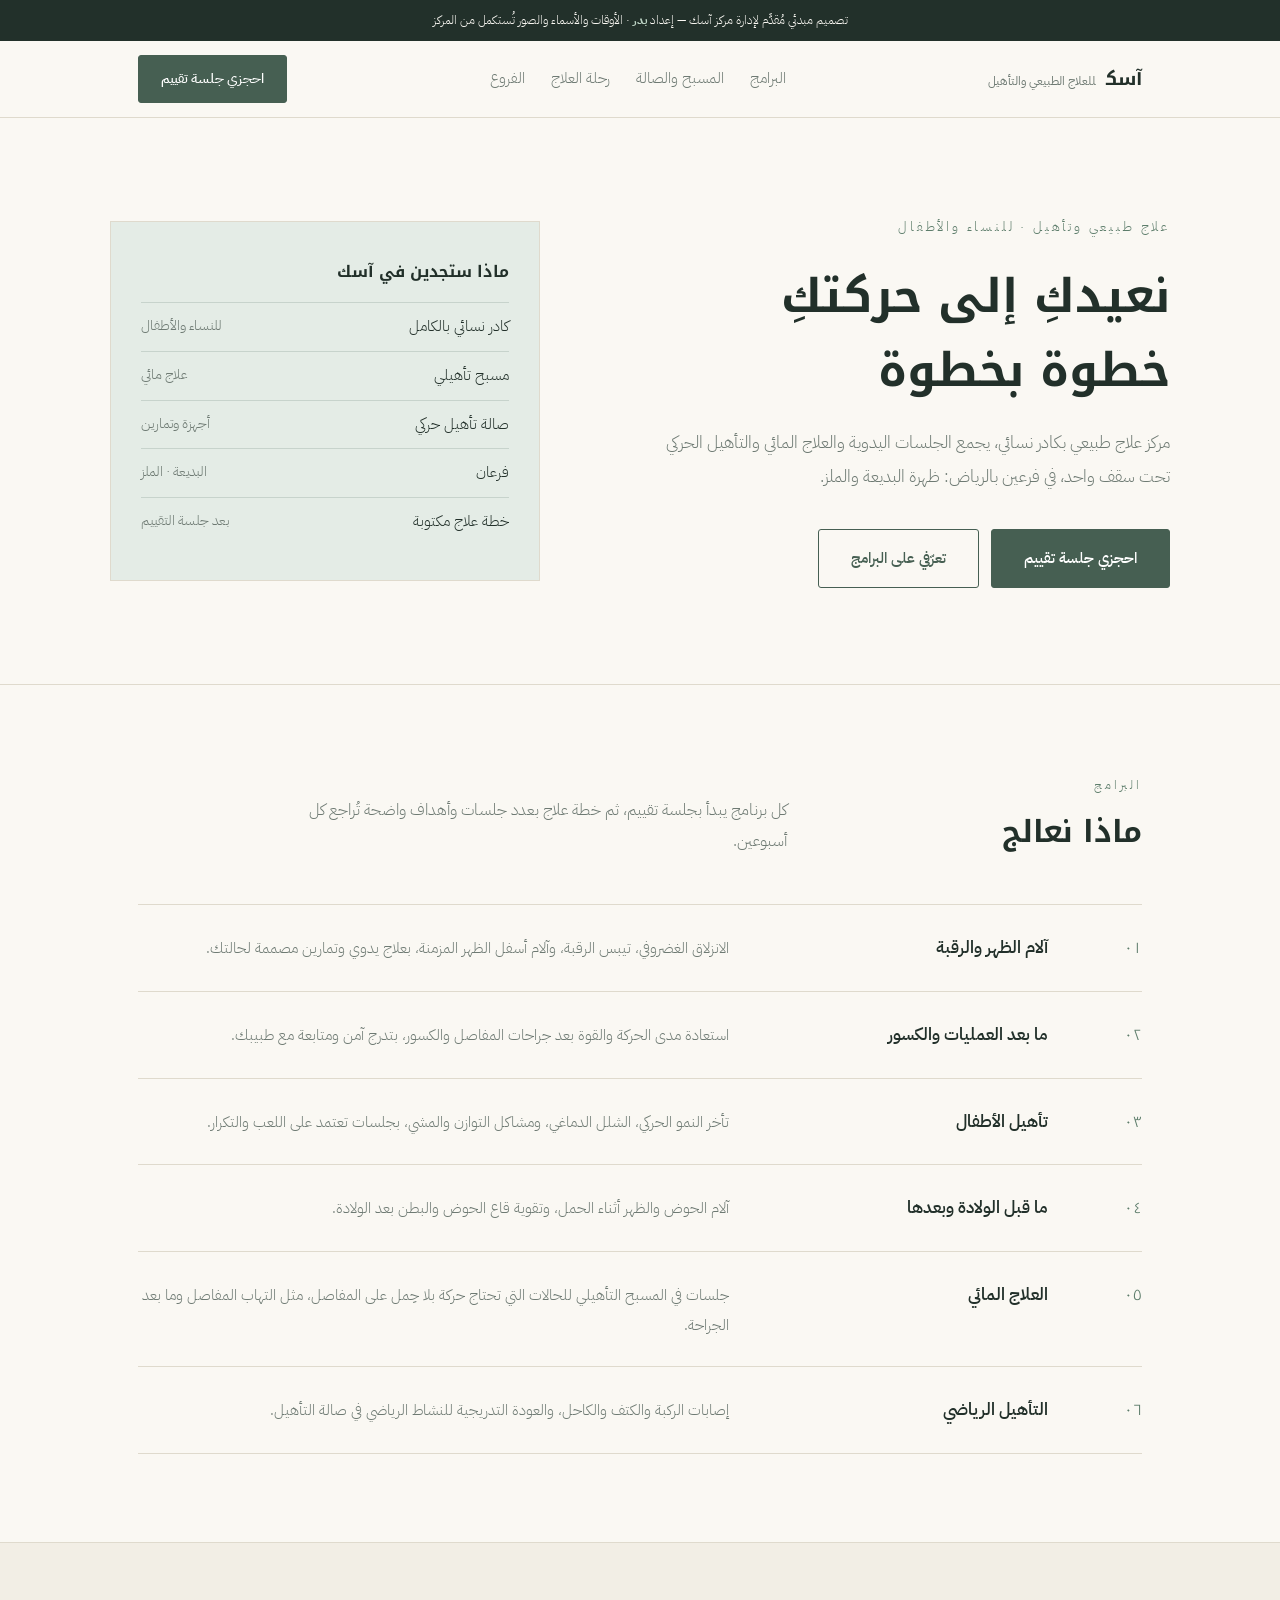
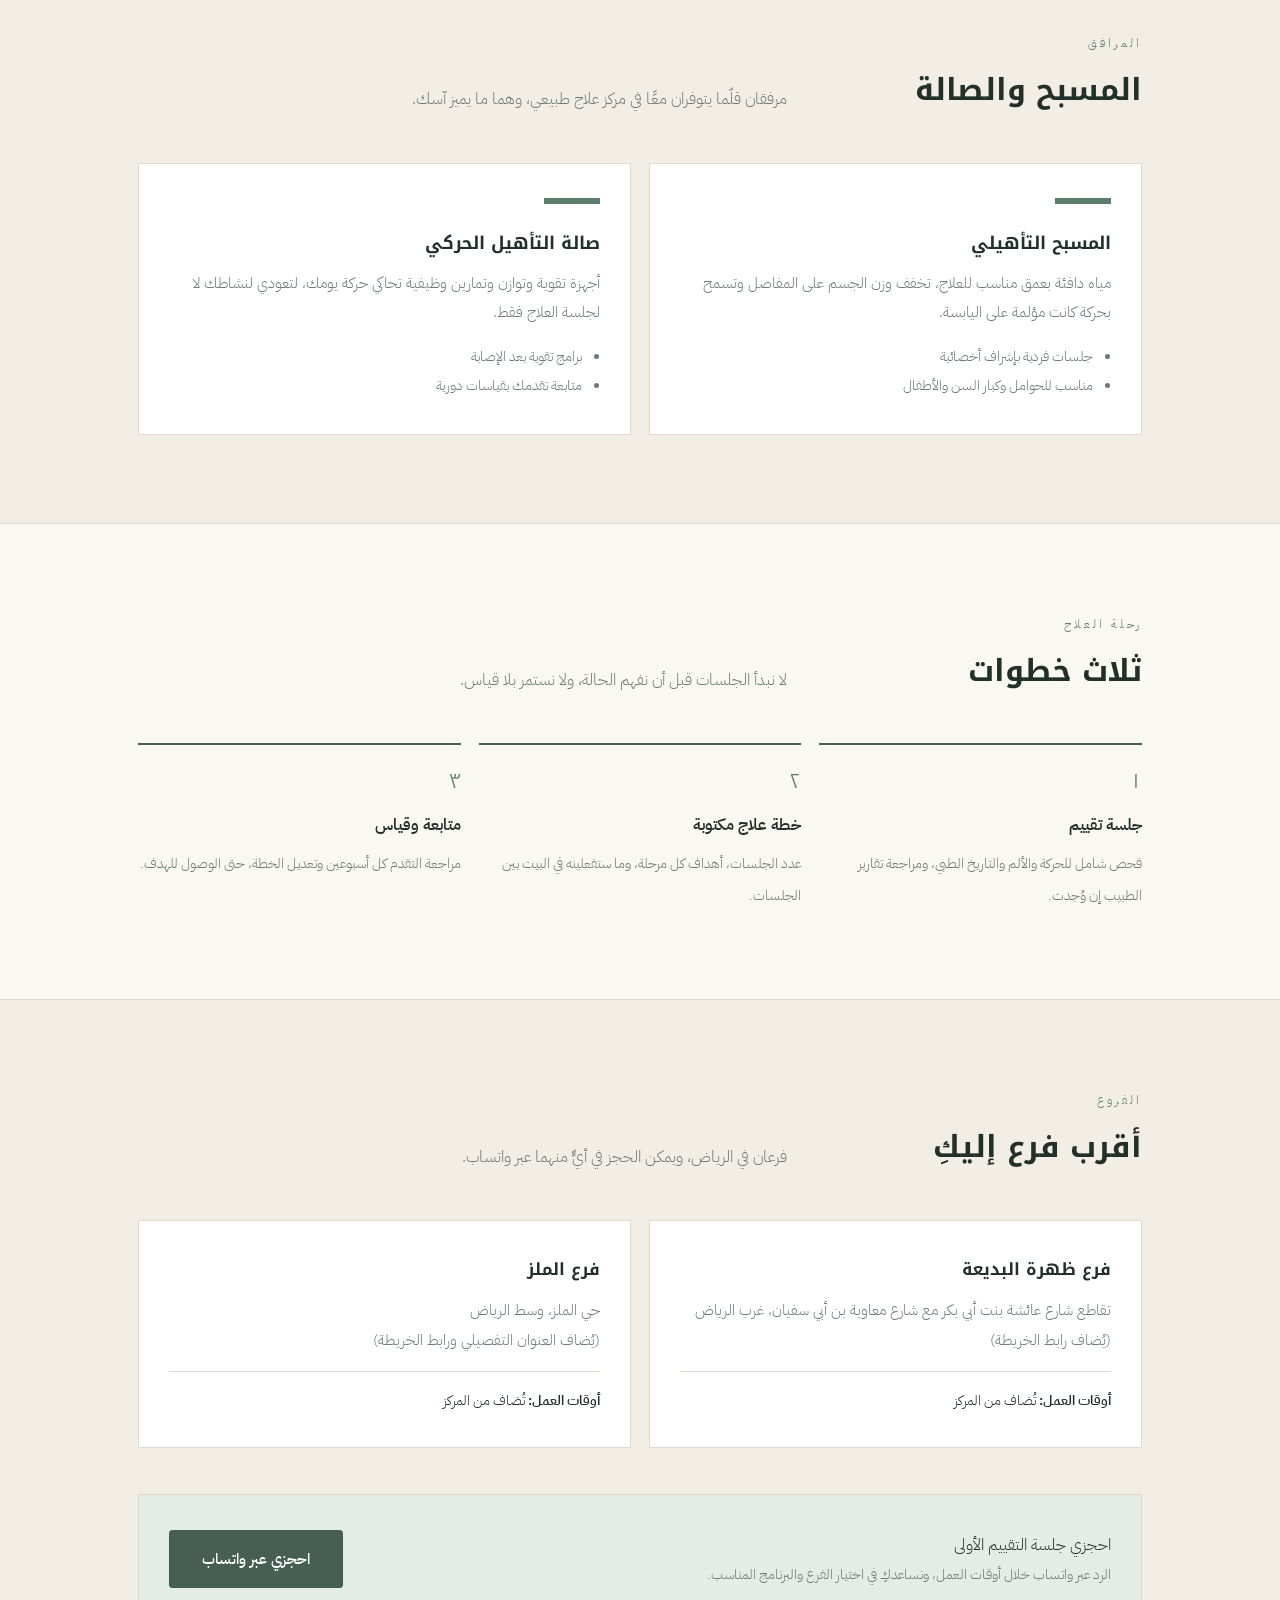
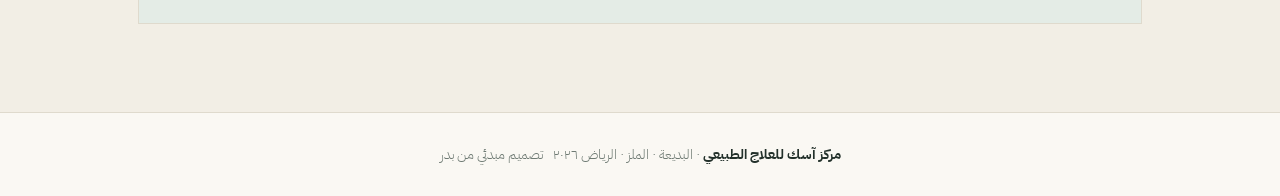
<file: ask/index.html>
<!DOCTYPE html>
<html lang="ar" dir="rtl">
<head>
<meta charset="UTF-8" />
<meta name="viewport" content="width=device-width, initial-scale=1.0" />
<title>مركز آسك للعلاج الطبيعي — البديعة والملز، الرياض</title>
<meta name="description" content="مركز آسك للعلاج الطبيعي والتأهيل للنساء والأطفال في الرياض. فرعان في ظهرة البديعة والملز، مسبح تأهيلي وصالة علاجية. احجزي جلسة تقييم عبر واتساب." />
<link rel="preconnect" href="https://fonts.googleapis.com" />
<link rel="preconnect" href="https://fonts.gstatic.com" crossorigin />
<link href="https://fonts.googleapis.com/css2?family=IBM+Plex+Sans+Arabic:wght@300;400;500;600&family=Noto+Kufi+Arabic:wght@500;700&display=swap" rel="stylesheet" />
<style>
  :root {
    --paper: #faf8f3;
    --paper2: #f2eee5;
    --ink: #22302a;
    --muted: #6e7a73;
    --sage: #5d7d6b;
    --sage-deep: #465f52;
    --sage-soft: #e4ece6;
    --line: #dfdacd;
    --head: "Noto Kufi Arabic", "IBM Plex Sans Arabic", sans-serif;
    --body: "IBM Plex Sans Arabic", sans-serif;
  }
  * { margin: 0; padding: 0; box-sizing: border-box; }
  html { scroll-behavior: smooth; }
  body { background: var(--paper); color: var(--ink); font-family: var(--body); font-weight: 300; line-height: 2; -webkit-font-smoothing: antialiased; }
  a { color: inherit; text-decoration: none; }
  h1, h2, h3, .logo { font-family: var(--head); }
  .container { max-width: 1060px; margin: 0 auto; padding: 0 28px; }

  .draft-note { background: var(--ink); color: var(--paper); text-align: center; font-size: .78rem; padding: 8px 14px; }
  .draft-note b { color: #bcd3c4; }

  .btn { display: inline-block; font-size: .95rem; font-weight: 500; padding: 13px 32px; border-radius: 3px; border: 1px solid var(--sage-deep); color: var(--sage-deep); transition: all .2s ease; }
  .btn:hover { background: var(--sage-soft); }
  .btn-solid { background: var(--sage-deep); color: #fff; }
  .btn-solid:hover { background: var(--sage); color: #fff; }

  nav { position: sticky; top: 0; z-index: 50; background: rgba(250,248,243,.96); border-bottom: 1px solid var(--line); }
  .nav-inner { display: flex; align-items: center; justify-content: space-between; padding: 14px 28px; max-width: 1060px; margin: 0 auto; }
  .logo { font-weight: 700; font-size: 1.15rem; }
  .logo small { font-family: var(--body); font-weight: 400; color: var(--muted); font-size: .78rem; margin-inline-start: 10px; }
  .nav-links { display: flex; gap: 26px; font-size: .92rem; color: var(--muted); }
  .nav-links a:hover { color: var(--ink); }

  header { border-bottom: 1px solid var(--line); }
  .hero { display: grid; grid-template-columns: 1.15fr .85fr; gap: 48px; align-items: center; padding: 96px 0; }
  .kicker { font-size: .8rem; letter-spacing: .22em; color: var(--sage); margin-bottom: 20px; }
  h1 { font-weight: 700; font-size: clamp(1.9rem, 4.6vw, 2.9rem); line-height: 1.6; margin-bottom: 18px; }
  .hero-sub { font-size: 1.05rem; color: var(--muted); max-width: 520px; margin-bottom: 36px; }
  .hero-actions { display: flex; gap: 12px; flex-wrap: wrap; }
  .hero-panel { background: var(--sage-soft); border: 1px solid var(--line); padding: 34px 30px; }
  .hero-panel h3 { font-size: 1rem; font-weight: 700; margin-bottom: 14px; }
  .hero-panel ul { list-style: none; }
  .hero-panel li { padding: 9px 0; border-top: 1px solid rgba(70,95,82,.18); font-size: .93rem; display: flex; justify-content: space-between; gap: 12px; }
  .hero-panel li span { color: var(--muted); font-size: .85rem; }

  section { padding: 88px 0; }
  .sec-head { display: grid; grid-template-columns: 1fr 2fr; gap: 30px; margin-bottom: 48px; align-items: end; }
  .tag { display: block; font-size: .78rem; letter-spacing: .24em; color: var(--sage); margin-bottom: 10px; }
  h2 { font-weight: 700; font-size: clamp(1.4rem, 3.2vw, 1.9rem); line-height: 1.6; }
  .sec-head p { color: var(--muted); font-size: .97rem; max-width: 520px; }

  .prog { border-top: 1px solid var(--line); }
  .prog-row { display: grid; grid-template-columns: 70px 1fr 2fr; gap: 24px; padding: 26px 0; border-bottom: 1px solid var(--line); align-items: baseline; }
  .prog-row i { font-style: normal; font-family: var(--head); color: var(--sage); font-size: .95rem; }
  .prog-row b { font-weight: 600; font-size: 1.05rem; }
  .prog-row p { color: var(--muted); font-size: .93rem; }

  .facility { background: var(--paper2); border-top: 1px solid var(--line); border-bottom: 1px solid var(--line); }
  .fac-grid { display: grid; grid-template-columns: repeat(2, 1fr); gap: 18px; }
  .fac { background: #fff; border: 1px solid var(--line); padding: 34px 30px; }
  .fac .band { height: 6px; background: var(--sage); width: 56px; margin-bottom: 22px; }
  .fac h3 { font-size: 1.1rem; font-weight: 700; margin-bottom: 8px; }
  .fac p { color: var(--muted); font-size: .93rem; }
  .fac ul { margin-top: 14px; padding-inline-start: 18px; color: var(--muted); font-size: .9rem; }

  .steps { display: grid; grid-template-columns: repeat(3, 1fr); gap: 18px; counter-reset: s; }
  .step { border-top: 2px solid var(--sage-deep); padding-top: 16px; }
  .step::before { counter-increment: s; content: counter(s, arabic-indic); font-family: var(--head); font-size: 1.3rem; color: var(--sage); display: block; margin-bottom: 6px; }
  .step b { display: block; font-weight: 600; margin-bottom: 6px; }
  .step span { color: var(--muted); font-size: .9rem; }

  .branches { display: grid; grid-template-columns: repeat(2, 1fr); gap: 18px; }
  .branch { background: #fff; border: 1px solid var(--line); padding: 32px 30px; }
  .branch h3 { font-size: 1.05rem; font-weight: 700; margin-bottom: 10px; }
  .branch p { color: var(--muted); font-size: .92rem; }
  .branch .hours { margin-top: 16px; padding-top: 14px; border-top: 1px solid var(--line); font-size: .9rem; }
  .branch .hours b { font-weight: 600; }
  .book-cta { margin-top: 46px; padding: 34px 30px; background: var(--sage-soft); border: 1px solid var(--line); display: flex; justify-content: space-between; align-items: center; gap: 20px; flex-wrap: wrap; }
  .book-cta p { color: var(--ink); font-size: 1rem; max-width: 560px; }
  .book-cta p span { display: block; color: var(--muted); font-size: .88rem; }

  footer { border-top: 1px solid var(--line); padding: 28px 0; color: var(--muted); font-size: .85rem; display: flex; justify-content: space-between; flex-wrap: wrap; gap: 10px; }
  footer b { color: var(--ink); }

  @media (max-width: 820px) {
    .nav-links { display: none; }
    .hero { grid-template-columns: 1fr; padding: 64px 0; gap: 32px; }
    section { padding: 62px 0; }
    .sec-head { grid-template-columns: 1fr; gap: 10px; }
    .prog-row { grid-template-columns: 44px 1fr; }
    .prog-row p { grid-column: 2; }
    .fac-grid, .steps, .branches { grid-template-columns: 1fr; }
  }
</style>
</head>
<body>

<div class="draft-note">تصميم مبدئي مُقدَّم لإدارة مركز آسك — إعداد <b>بدر</b> · الأوقات والأسماء والصور تُستكمل من المركز</div>

<nav>
  <div class="nav-inner">
    <div class="logo">آسك<small>للعلاج الطبيعي والتأهيل</small></div>
    <div class="nav-links">
      <a href="#programs">البرامج</a>
      <a href="#facility">المسبح والصالة</a>
      <a href="#journey">رحلة العلاج</a>
      <a href="#branches">الفروع</a>
    </div>
    <a class="btn btn-solid" style="padding:9px 22px; font-size:.88rem" href="#branches">احجزي جلسة تقييم</a>
  </div>
</nav>

<header>
  <div class="container hero">
    <div>
      <div class="kicker">علاج طبيعي وتأهيل · للنساء والأطفال</div>
      <h1>نعيدكِ إلى حركتكِ<br />خطوة بخطوة</h1>
      <p class="hero-sub">مركز علاج طبيعي بكادر نسائي، يجمع الجلسات اليدوية والعلاج المائي والتأهيل الحركي تحت سقف واحد، في فرعين بالرياض: ظهرة البديعة والملز.</p>
      <div class="hero-actions">
        <a class="btn btn-solid" href="#branches">احجزي جلسة تقييم</a>
        <a class="btn" href="#programs">تعرّفي على البرامج</a>
      </div>
    </div>
    <aside class="hero-panel">
      <h3>ماذا ستجدين في آسك</h3>
      <ul>
        <li>كادر نسائي بالكامل <span>للنساء والأطفال</span></li>
        <li>مسبح تأهيلي <span>علاج مائي</span></li>
        <li>صالة تأهيل حركي <span>أجهزة وتمارين</span></li>
        <li>فرعان <span>البديعة · الملز</span></li>
        <li>خطة علاج مكتوبة <span>بعد جلسة التقييم</span></li>
      </ul>
    </aside>
  </div>
</header>

<section id="programs">
  <div class="container">
    <div class="sec-head">
      <div><span class="tag">البرامج</span><h2>ماذا نعالج</h2></div>
      <p>كل برنامج يبدأ بجلسة تقييم، ثم خطة علاج بعدد جلسات وأهداف واضحة تُراجع كل أسبوعين.</p>
    </div>
    <div class="prog">
      <div class="prog-row"><i>٠١</i><b>آلام الظهر والرقبة</b><p>الانزلاق الغضروفي، تيبس الرقبة، وآلام أسفل الظهر المزمنة، بعلاج يدوي وتمارين مصممة لحالتك.</p></div>
      <div class="prog-row"><i>٠٢</i><b>ما بعد العمليات والكسور</b><p>استعادة مدى الحركة والقوة بعد جراحات المفاصل والكسور، بتدرج آمن ومتابعة مع طبيبك.</p></div>
      <div class="prog-row"><i>٠٣</i><b>تأهيل الأطفال</b><p>تأخر النمو الحركي، الشلل الدماغي، ومشاكل التوازن والمشي، بجلسات تعتمد على اللعب والتكرار.</p></div>
      <div class="prog-row"><i>٠٤</i><b>ما قبل الولادة وبعدها</b><p>آلام الحوض والظهر أثناء الحمل، وتقوية قاع الحوض والبطن بعد الولادة.</p></div>
      <div class="prog-row"><i>٠٥</i><b>العلاج المائي</b><p>جلسات في المسبح التأهيلي للحالات التي تحتاج حركة بلا حِمل على المفاصل، مثل التهاب المفاصل وما بعد الجراحة.</p></div>
      <div class="prog-row"><i>٠٦</i><b>التأهيل الرياضي</b><p>إصابات الركبة والكتف والكاحل، والعودة التدريجية للنشاط الرياضي في صالة التأهيل.</p></div>
    </div>
  </div>
</section>

<section id="facility" class="facility">
  <div class="container">
    <div class="sec-head">
      <div><span class="tag">المرافق</span><h2>المسبح والصالة</h2></div>
      <p>مرفقان قلّما يتوفران معًا في مركز علاج طبيعي، وهما ما يميز آسك.</p>
    </div>
    <div class="fac-grid">
      <div class="fac"><div class="band"></div><h3>المسبح التأهيلي</h3><p>مياه دافئة بعمق مناسب للعلاج، تخفف وزن الجسم على المفاصل وتسمح بحركة كانت مؤلمة على اليابسة.</p><ul><li>جلسات فردية بإشراف أخصائية</li><li>مناسب للحوامل وكبار السن والأطفال</li></ul></div>
      <div class="fac"><div class="band"></div><h3>صالة التأهيل الحركي</h3><p>أجهزة تقوية وتوازن وتمارين وظيفية تحاكي حركة يومك، لتعودي لنشاطك لا لجلسة العلاج فقط.</p><ul><li>برامج تقوية بعد الإصابة</li><li>متابعة تقدمك بقياسات دورية</li></ul></div>
    </div>
  </div>
</section>

<section id="journey">
  <div class="container">
    <div class="sec-head">
      <div><span class="tag">رحلة العلاج</span><h2>ثلاث خطوات</h2></div>
      <p>لا نبدأ الجلسات قبل أن نفهم الحالة، ولا نستمر بلا قياس.</p>
    </div>
    <div class="steps">
      <div class="step"><b>جلسة تقييم</b><span>فحص شامل للحركة والألم والتاريخ الطبي، ومراجعة تقارير الطبيب إن وُجدت.</span></div>
      <div class="step"><b>خطة علاج مكتوبة</b><span>عدد الجلسات، أهداف كل مرحلة، وما ستفعلينه في البيت بين الجلسات.</span></div>
      <div class="step"><b>متابعة وقياس</b><span>مراجعة التقدم كل أسبوعين وتعديل الخطة، حتى الوصول للهدف.</span></div>
    </div>
  </div>
</section>

<section id="branches" style="background: var(--paper2); border-top: 1px solid var(--line);">
  <div class="container">
    <div class="sec-head">
      <div><span class="tag">الفروع</span><h2>أقرب فرع إليكِ</h2></div>
      <p>فرعان في الرياض، ويمكن الحجز في أيٍّ منهما عبر واتساب.</p>
    </div>
    <div class="branches">
      <div class="branch"><h3>فرع ظهرة البديعة</h3><p>تقاطع شارع عائشة بنت أبي بكر مع شارع معاوية بن أبي سفيان، غرب الرياض<br />(يُضاف رابط الخريطة)</p><div class="hours"><b>أوقات العمل:</b> تُضاف من المركز</div></div>
      <div class="branch"><h3>فرع الملز</h3><p>حي الملز، وسط الرياض<br />(يُضاف العنوان التفصيلي ورابط الخريطة)</p><div class="hours"><b>أوقات العمل:</b> تُضاف من المركز</div></div>
    </div>
    <div class="book-cta">
      <p>احجزي جلسة التقييم الأولى<span>الرد عبر واتساب خلال أوقات العمل، ونساعدكِ في اختيار الفرع والبرنامج المناسب.</span></p>
      <a class="btn btn-solid" href="https://wa.me/966549584666?text=%D8%A7%D9%84%D8%B3%D9%84%D8%A7%D9%85%20%D8%B9%D9%84%D9%8A%D9%83%D9%85%D8%8C%20%D8%A3%D8%A8%D8%BA%D9%89%20%D8%A3%D8%AD%D8%AC%D8%B2%20%D8%AC%D9%84%D8%B3%D8%A9%20%D8%AA%D9%82%D9%8A%D9%8A%D9%85" target="_blank" rel="noopener">احجزي عبر واتساب</a>
    </div>
  </div>
</section>

<footer>
  <div class="container" style="display:flex; justify-content:space-between; flex-wrap:wrap; gap:10px">
    <div><b>مركز آسك للعلاج الطبيعي</b> · البديعة · الملز · الرياض ٢٠٢٦</div>
    <div>تصميم مبدئي من بدر</div>
  </div>
</footer>

</body>
</html>
</file>
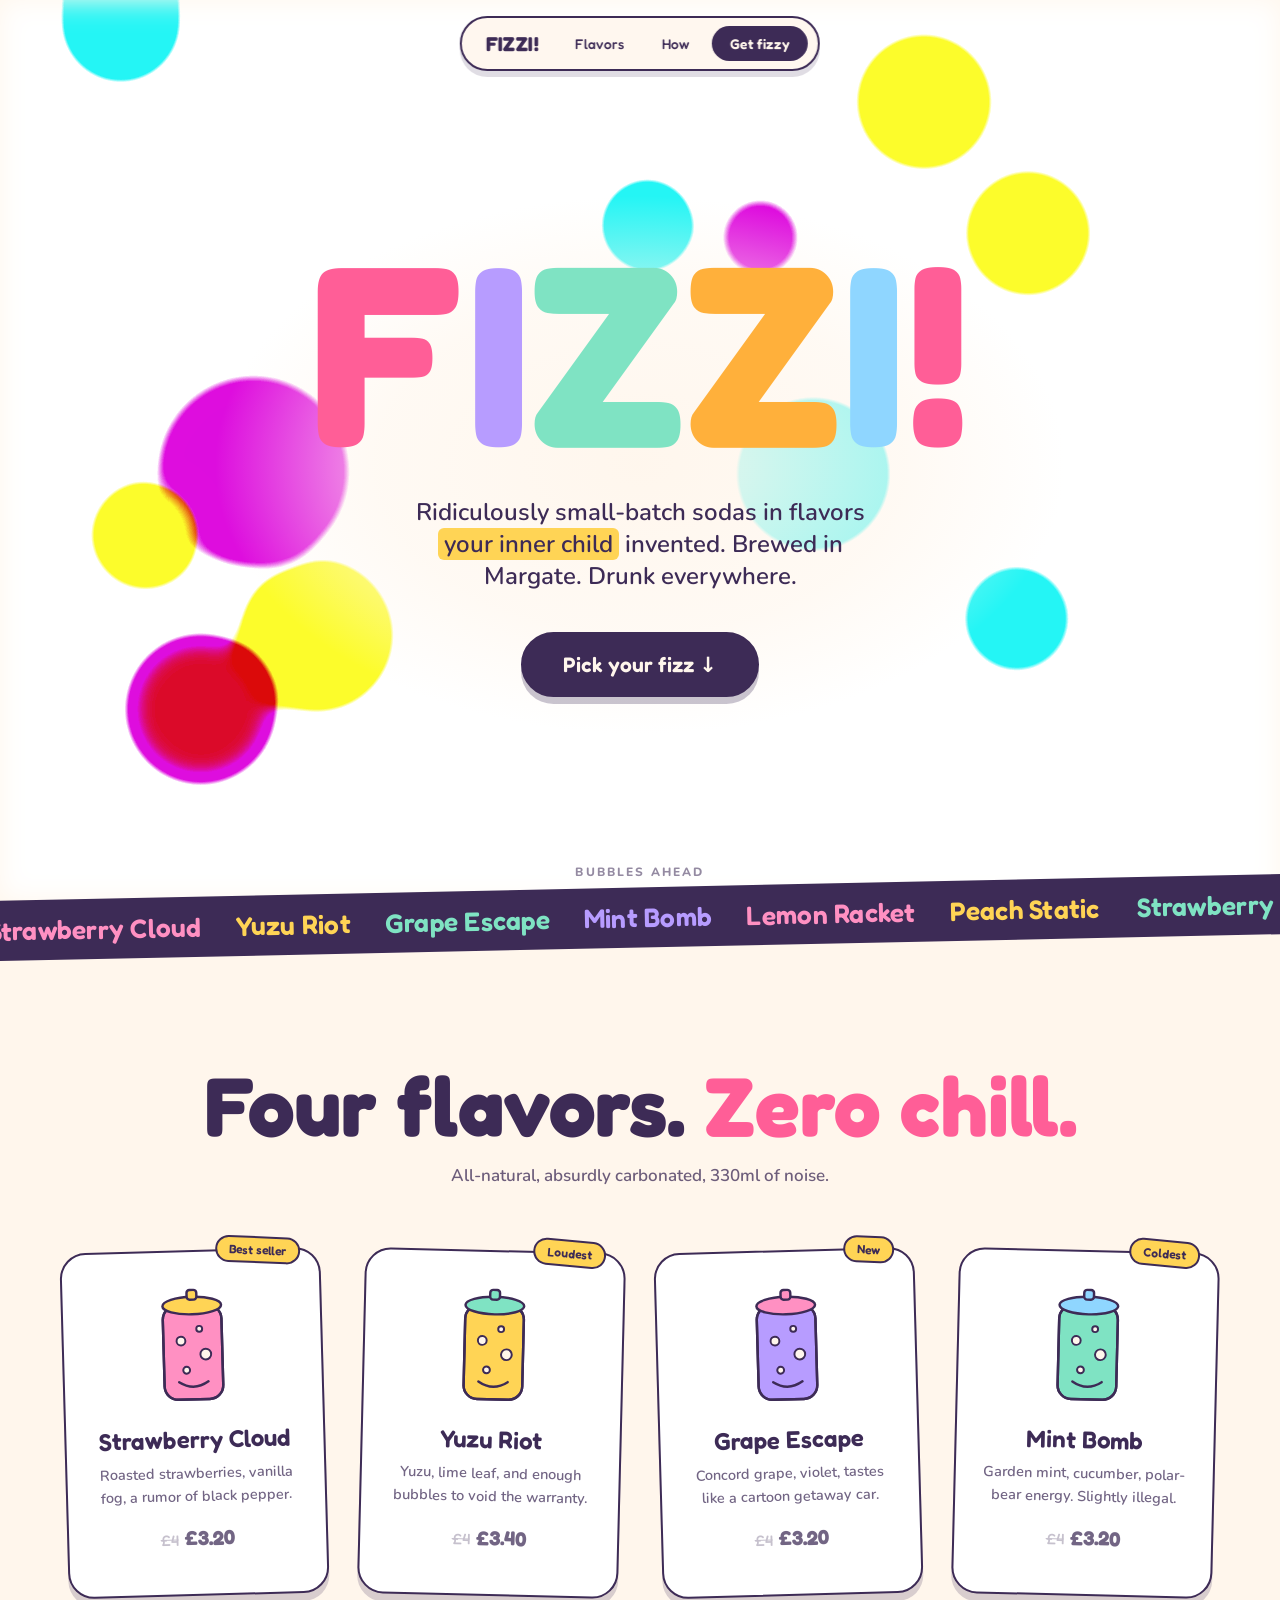
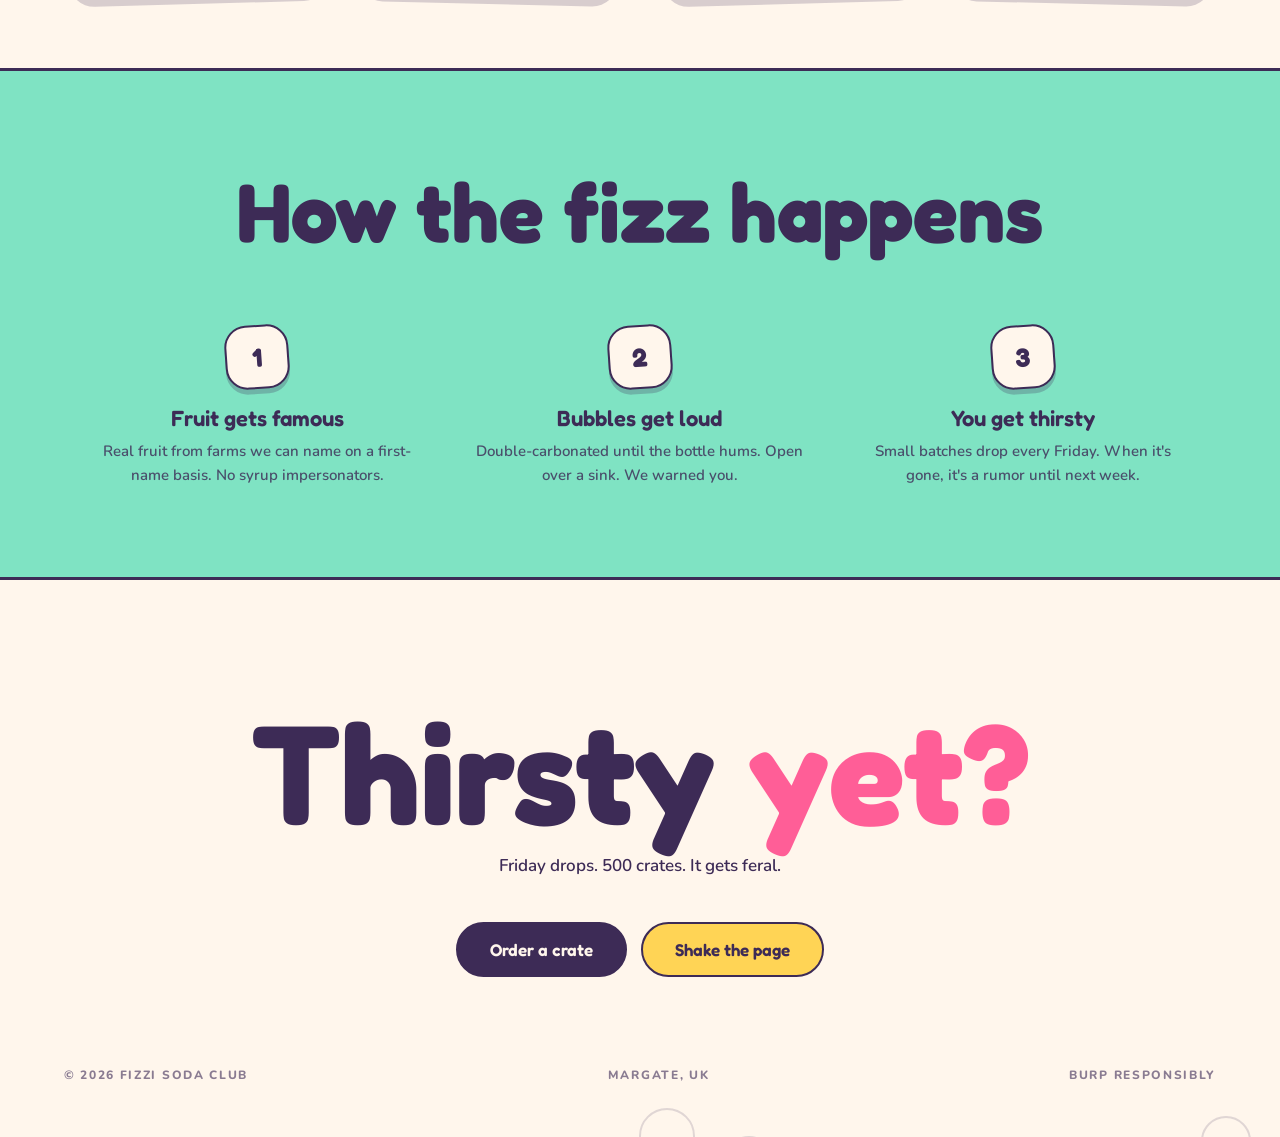
<file: bonbon/index.html>
<!DOCTYPE html>
<html lang="en">
<head>
<meta charset="UTF-8">
<meta name="viewport" content="width=device-width, initial-scale=1.0">
<title>FIZZI — Ridiculously Small-Batch Sodas</title>
<meta name="description" content="FIZZI makes ridiculously small-batch sodas in flavors your inner child invented. Brewed in Margate, drunk everywhere.">
<link rel="preconnect" href="https://fonts.googleapis.com">
<link rel="preconnect" href="https://fonts.gstatic.com" crossorigin>
<link href="https://fonts.googleapis.com/css2?family=Fredoka:wght@400;500;600;700&family=Nunito:ital,wght@0,400;0,600;0,800;1,400&display=swap" rel="stylesheet">
<style>
  :root {
    --cream: #fff6ec;
    --ink: #3d2b56;
    --pink: #ff90c2;
    --straw: #ff5e97;
    --mint: #7fe3c3;
    --lemon: #ffd455;
    --grape: #b79cff;
    --sky: #8fd6ff;
    --disp: "Fredoka", system-ui, sans-serif;
    --body: "Nunito", system-ui, sans-serif;
  }
  * { margin: 0; padding: 0; box-sizing: border-box; }
  html { scroll-behavior: smooth; }
  body {
    background: var(--cream);
    color: var(--ink);
    font-family: var(--body);
    overflow-x: hidden;
  }
  ::selection { background: var(--lemon); }

  body.jiggle .jigglable { animation: jiggle .55s ease-in-out; }
  @keyframes jiggle {
    0%, 100% { transform: rotate(0); }
    20% { transform: rotate(2.2deg) scale(1.02); }
    45% { transform: rotate(-2deg) scale(.985); }
    70% { transform: rotate(1.2deg); }
  }

  /* ---------- nav ---------- */
  nav {
    position: fixed;
    top: 16px; left: 50%;
    transform: translateX(-50%);
    z-index: 100;
    display: flex;
    align-items: center;
    gap: 6px;
    background: rgba(255, 246, 236, .82);
    backdrop-filter: blur(10px);
    border: 2px solid var(--ink);
    border-radius: 999px;
    padding: 8px 10px;
    box-shadow: 0 6px 0 rgba(61, 43, 86, .16);
  }
  nav .logo {
    font-family: var(--disp);
    font-weight: 700;
    font-size: 20px;
    color: var(--ink);
    text-decoration: none;
    padding: 2px 14px;
    letter-spacing: .02em;
  }
  nav a.pill {
    font-family: var(--disp);
    font-weight: 500;
    font-size: 14px;
    color: var(--ink);
    text-decoration: none;
    padding: 8px 16px;
    border-radius: 999px;
    transition: background .2s, transform .2s;
  }
  nav a.pill:hover { background: var(--lemon); transform: rotate(-2deg); }
  nav a.cta {
    font-family: var(--disp);
    font-weight: 600;
    font-size: 14px;
    white-space: nowrap;
    text-decoration: none;
    color: var(--cream);
    background: var(--ink);
    padding: 9px 18px;
    border-radius: 999px;
    transition: transform .2s cubic-bezier(.34,1.56,.64,1), background .2s;
  }
  nav a.cta:hover { transform: scale(1.08) rotate(2deg); background: var(--straw); }
  @media (max-width: 640px) { nav a.pill { display: none; } }

  /* ---------- hero ---------- */
  .hero {
    position: relative;
    min-height: 100svh;
    display: flex;
    flex-direction: column;
    align-items: center;
    justify-content: center;
    text-align: center;
    overflow: hidden;
    padding: 90px 20px 60px;
  }
  .goo-wrap {
    position: absolute;
    inset: 0;
    filter: blur(14px) contrast(12) saturate(.82);
    background: var(--cream);
  }
  #goo { width: 100%; height: 100%; display: block; }
  .hero-content { position: relative; z-index: 2; }
  .hero-content::before {
    content: "";
    position: absolute;
    inset: -8% -14%;
    background: radial-gradient(ellipse closest-side, rgba(255,246,236,.94), rgba(255,246,236,.6) 62%, rgba(255,246,236,0));
    z-index: -1;
    pointer-events: none;
  }
  .hero h1 {
    font-family: var(--disp);
    font-weight: 700;
    font-size: clamp(88px, 20vw, 300px);
    line-height: .92;
    letter-spacing: .01em;
    user-select: none;
  }
  .hero h1 span {
    display: inline-block;
    transition: transform .18s cubic-bezier(.34,1.56,.64,1), color .18s;
    cursor: default;
  }
  .hero h1 span:nth-child(1) { color: var(--straw); }
  .hero h1 span:nth-child(2) { color: var(--grape); }
  .hero h1 span:nth-child(3) { color: var(--mint); }
  .hero h1 span:nth-child(4) { color: #ffb03b; }
  .hero h1 span:nth-child(5) { color: var(--sky); }
  .hero h1 span:hover { transform: translateY(-14px) rotate(-6deg) scale(1.06); }
  .hero .bang { color: var(--straw) !important; }
  .hero p.tag {
    font-size: clamp(17px, 2.2vw, 24px);
    font-weight: 600;
    max-width: 500px;
    margin: 3vh auto 0;
  }
  .hero p.tag em { font-style: normal; background: var(--lemon); border-radius: 6px; padding: 0 6px; }
  .hero .big-cta {
    display: inline-block;
    margin-top: 4.5vh;
    font-family: var(--disp);
    font-weight: 600;
    font-size: clamp(16px, 2vw, 21px);
    color: var(--cream);
    background: var(--ink);
    text-decoration: none;
    border-radius: 999px;
    padding: 18px 40px;
    border: 2px solid var(--ink);
    box-shadow: 0 7px 0 rgba(61,43,86,.28);
    transition: transform .16s cubic-bezier(.34,1.56,.64,1), box-shadow .16s;
  }
  .hero .big-cta:hover { transform: translateY(-3px) rotate(-1.4deg); box-shadow: 0 10px 0 rgba(61,43,86,.28); }
  .hero .big-cta:active { transform: translateY(3px); box-shadow: 0 2px 0 rgba(61,43,86,.28); }
  .hero .scroll-note {
    position: absolute;
    bottom: 20px; left: 50%;
    transform: translateX(-50%);
    font-weight: 800;
    font-size: 12px;
    letter-spacing: .18em;
    text-transform: uppercase;
    opacity: .55;
    z-index: 2;
  }

  /* ---------- marquee ---------- */
  .marq {
    background: var(--ink);
    color: var(--cream);
    overflow: hidden;
    white-space: nowrap;
    padding: 14px 0;
    transform: rotate(-1.2deg) scale(1.02);
    margin: -12px 0 0;
    position: relative;
    z-index: 3;
  }
  .marq-inner { display: inline-block; animation: marq 20s linear infinite; }
  .marq-inner span {
    font-family: var(--disp);
    font-weight: 600;
    font-size: clamp(16px, 2.4vw, 26px);
    margin-right: 2.6vw;
  }
  .marq-inner span:nth-child(4n+1) { color: var(--pink); }
  .marq-inner span:nth-child(4n+2) { color: var(--lemon); }
  .marq-inner span:nth-child(4n+3) { color: var(--mint); }
  .marq-inner span:nth-child(4n+4) { color: var(--grape); }
  @keyframes marq { to { transform: translateX(-50%); } }

  /* ---------- flavors ---------- */
  .flavors { padding: 12vh 5vw 8vh; }
  .sec-head {
    text-align: center;
    margin-bottom: 7vh;
  }
  .sec-head h2 {
    font-family: var(--disp);
    font-weight: 700;
    font-size: clamp(38px, 6.5vw, 84px);
  }
  .sec-head h2 mark {
    background: none;
    color: var(--straw);
    position: relative;
  }
  .sec-head p { font-weight: 600; opacity: .75; margin-top: 8px; font-size: 17px; }
  .cards {
    display: grid;
    grid-template-columns: repeat(auto-fit, minmax(min(250px, 100%), 1fr));
    gap: clamp(18px, 3vw, 36px);
    max-width: 1240px;
    margin: 0 auto;
  }
  .card {
    background: #fff;
    border: 2.5px solid var(--ink);
    border-radius: 26px;
    padding: 26px 22px 24px;
    text-align: center;
    box-shadow: 0 8px 0 rgba(61,43,86,.2);
    transition: transform .25s cubic-bezier(.34,1.56,.64,1), box-shadow .25s;
    position: relative;
  }
  .card:nth-child(odd) { --tilt: -1.6deg; }
  .card:nth-child(even) { --tilt: 1.4deg; }
  .card { transform: rotate(var(--tilt, 0deg)); }
  .card:hover { box-shadow: 0 16px 0 rgba(61,43,86,.2); z-index: 2; }
  .card .badge {
    position: absolute;
    top: -14px; right: 18px;
    font-family: var(--disp);
    font-weight: 600;
    font-size: 12px;
    background: var(--lemon);
    border: 2px solid var(--ink);
    padding: 4px 12px;
    border-radius: 999px;
    transform: rotate(4deg);
  }
  .card svg { width: 88px; height: auto; margin: 6px auto 14px; display: block; }
  .card h3 { font-family: var(--disp); font-weight: 600; font-size: 24px; }
  .card p { font-size: 14.5px; font-weight: 600; opacity: .72; margin: 8px 0 16px; line-height: 1.55; }
  .card .price {
    font-family: var(--disp);
    font-weight: 700;
    font-size: 20px;
  }
  .card .price s { opacity: .4; font-weight: 500; font-size: 15px; margin-right: 6px; }

  /* ---------- steps ---------- */
  .steps-sec {
    background: var(--mint);
    border-top: 3px solid var(--ink);
    border-bottom: 3px solid var(--ink);
    padding: 10vh 5vw;
    position: relative;
  }
  .steps {
    max-width: 1100px;
    margin: 0 auto;
    display: grid;
    grid-template-columns: repeat(auto-fit, minmax(min(240px, 100%), 1fr));
    gap: clamp(22px, 4vw, 48px);
  }
  .step { text-align: center; }
  .step .num {
    width: 64px; height: 64px;
    margin: 0 auto 16px;
    display: flex;
    align-items: center;
    justify-content: center;
    font-family: var(--disp);
    font-weight: 700;
    font-size: 26px;
    background: var(--cream);
    border: 2.5px solid var(--ink);
    border-radius: 22px;
    transform: rotate(-4deg);
    transition: transform .25s cubic-bezier(.34,1.56,.64,1);
    box-shadow: 0 5px 0 rgba(61,43,86,.25);
  }
  .step:hover .num { transform: rotate(4deg) scale(1.12); }
  .step h3 { font-family: var(--disp); font-weight: 600; font-size: 22px; }
  .step p { font-weight: 600; font-size: 15px; opacity: .8; margin-top: 8px; line-height: 1.6; }

  /* ---------- footer ---------- */
  footer {
    text-align: center;
    padding: 14vh 5vw 6vh;
    position: relative;
    overflow: hidden;
  }
  footer h2 {
    font-family: var(--disp);
    font-weight: 700;
    font-size: clamp(56px, 11vw, 150px);
    line-height: .95;
  }
  footer h2 em { font-style: normal; color: var(--straw); }
  footer .sub { font-weight: 600; font-size: 17px; opacity: .75; margin-top: 14px; }
  .foot-actions {
    display: flex;
    gap: 14px;
    justify-content: center;
    flex-wrap: wrap;
    margin-top: 5vh;
  }
  .foot-actions a, .foot-actions button {
    font-family: var(--disp);
    font-weight: 600;
    font-size: 17px;
    padding: 15px 32px;
    border-radius: 999px;
    border: 2.5px solid var(--ink);
    cursor: pointer;
    text-decoration: none;
    transition: transform .16s cubic-bezier(.34,1.56,.64,1);
  }
  .foot-actions .order { background: var(--ink); color: var(--cream); }
  .foot-actions .order:hover { transform: scale(1.06) rotate(-1.6deg); }
  .foot-actions .shake { background: var(--lemon); color: var(--ink); }
  .foot-actions .shake:hover { transform: scale(1.06) rotate(1.6deg); }
  .foot-base {
    margin-top: 10vh;
    display: flex;
    justify-content: space-between;
    flex-wrap: wrap;
    gap: 10px;
    font-weight: 800;
    font-size: 12px;
    letter-spacing: .14em;
    text-transform: uppercase;
    opacity: .6;
  }
  .bubbles { position: absolute; inset: 0; pointer-events: none; }
  .bubbles i {
    position: absolute;
    border-radius: 50%;
    border: 2.5px solid var(--ink);
    opacity: .16;
    animation: rise linear infinite;
  }
  @keyframes rise {
    from { transform: translateY(30vh); }
    to { transform: translateY(-120vh); }
  }

  .rv { opacity: 0; transform: translateY(26px) scale(.97) rotate(var(--tilt, 0deg)); transition: opacity .8s ease, transform .8s cubic-bezier(.34,1.56,.64,1); }
  .rv.in { opacity: 1; transform: rotate(var(--tilt, 0deg)); }
  .card.rv.in:hover, .card:not(.rv):hover { transform: translateY(-10px) scale(1.03) rotate(0deg); }

  @media (prefers-reduced-motion: reduce) {
    html { scroll-behavior: auto; }
    *, *::before, *::after { animation: none !important; transition-duration: .01ms !important; }
    .rv { opacity: 1; transform: none; }
  }
</style>
</head>
<body>

<nav class="jigglable">
  <a class="logo" href="#">FIZZI!</a>
  <a class="pill" href="#flavors">Flavors</a>
  <a class="pill" href="#how">How</a>
  <a class="cta" href="#thirsty">Get fizzy</a>
</nav>

<section class="hero">
  <div class="goo-wrap"><canvas id="goo"></canvas></div>
  <div class="hero-content jigglable">
    <h1 id="fizzi" aria-label="FIZZI!"><span>F</span><span>I</span><span>Z</span><span>Z</span><span>I</span><span class="bang">!</span></h1>
    <p class="tag">Ridiculously small-batch sodas in flavors <em>your inner child</em> invented. Brewed in Margate. Drunk everywhere.</p>
    <a class="big-cta" href="#flavors">Pick your fizz ↓</a>
  </div>
  <span class="scroll-note">bubbles ahead</span>
</section>

<div class="marq" aria-hidden="true">
  <div class="marq-inner">
    <span>Strawberry Cloud</span><span>Yuzu Riot</span><span>Grape Escape</span><span>Mint Bomb</span><span>Lemon Racket</span><span>Peach Static</span>
    <span>Strawberry Cloud</span><span>Yuzu Riot</span><span>Grape Escape</span><span>Mint Bomb</span><span>Lemon Racket</span><span>Peach Static</span>
  </div>
</div>

<section class="flavors" id="flavors">
  <div class="sec-head rv">
    <h2>Four flavors. <mark>Zero chill.</mark></h2>
    <p>All-natural, absurdly carbonated, 330ml of noise.</p>
  </div>
  <div class="cards" id="cards"></div>
</section>

<section class="steps-sec" id="how">
  <div class="sec-head rv">
    <h2>How the fizz happens</h2>
  </div>
  <div class="steps">
    <div class="step rv"><div class="num jigglable">1</div><h3>Fruit gets famous</h3><p>Real fruit from farms we can name on a first-name basis. No syrup impersonators.</p></div>
    <div class="step rv"><div class="num jigglable">2</div><h3>Bubbles get loud</h3><p>Double-carbonated until the bottle hums. Open over a sink. We warned you.</p></div>
    <div class="step rv"><div class="num jigglable">3</div><h3>You get thirsty</h3><p>Small batches drop every Friday. When it's gone, it's a rumor until next week.</p></div>
  </div>
</section>

<footer id="thirsty">
  <div class="bubbles" id="bubbles" aria-hidden="true"></div>
  <h2 class="rv jigglable">Thirsty <em>yet?</em></h2>
  <p class="sub rv">Friday drops. 500 crates. It gets feral.</p>
  <div class="foot-actions rv">
    <a class="order" href="mailto:crate@fizzi.club">Order a crate</a>
    <button class="shake" id="shake-btn" type="button">Shake the page</button>
  </div>
  <div class="foot-base">
    <span>© 2026 FIZZI Soda Club</span>
    <span>Margate, UK</span>
    <span>Burp responsibly</span>
  </div>
</footer>

<script>
(() => {
  "use strict";
  const reduceMotion = window.matchMedia("(prefers-reduced-motion: reduce)").matches;

  /* ---------- metaball goo hero ---------- */
  const cv = document.getElementById("goo");
  const ctx = cv.getContext("2d");
  const hero = document.querySelector(".hero");
  const COLORS = ["#ff2d78", "#00c896", "#ffd000", "#8a5cff", "#29aaff", "#ff9500"];
  let W = 0, H = 0;
  const DPR = Math.min(devicePixelRatio || 1, 1.5);
  function resize() {
    W = cv.width = Math.round(hero.clientWidth * DPR);
    H = cv.height = Math.round(hero.clientHeight * DPR);
  }
  resize();
  addEventListener("resize", resize);

  const blobs = [];
  const NB = Math.min(14, Math.max(9, Math.round(innerWidth / 110)));
  for (let i = 0; i < NB; i++) {
    blobs.push({
      x: Math.random(), y: Math.random(),
      vx: 0, vy: 0,
      r: 0.05 + Math.random() * 0.075,
      hx: Math.random(), hy: Math.random(),
      c: COLORS[i % COLORS.length],
      wob: Math.random() * Math.PI * 2,
    });
  }

  const mouse = { x: -10, y: -10, vx: 0, vy: 0, px: -10, py: -10 };
  hero.addEventListener("pointermove", e => {
    const r = hero.getBoundingClientRect();
    mouse.x = (e.clientX - r.left) / r.width;
    mouse.y = (e.clientY - r.top) / r.height;
  });
  hero.addEventListener("pointerleave", () => { mouse.x = -10; mouse.y = -10; });

  let last = performance.now();
  let running = !document.hidden;
  document.addEventListener("visibilitychange", () => {
    running = !document.hidden;
    if (running) { last = performance.now(); requestAnimationFrame(tick); }
  });

  function tick(now) {
    if (!running) return;
    const dt = Math.min((now - last) / 1000, 0.08);
    last = now;
    mouse.vx = mouse.x - mouse.px; mouse.vy = mouse.y - mouse.py;
    mouse.px = mouse.x; mouse.py = mouse.y;

    ctx.clearRect(0, 0, W, H);
    const t = now / 1000;
    for (const b of blobs) {
      // gentle drift home + wander
      b.wob += dt * 0.7;
      const wx = b.hx + Math.sin(b.wob + b.hx * 9) * 0.07;
      const wy = b.hy + Math.cos(b.wob * 0.9 + b.hy * 7) * 0.07;
      b.vx += (wx - b.x) * 0.55 * dt;
      b.vy += (wy - b.y) * 0.55 * dt;
      // cursor repulsion
      const dx = b.x - mouse.x, dy = b.y - mouse.y;
      const d2 = dx * dx + dy * dy;
      if (d2 < 0.09) {
        const f = (0.09 - d2) * 5.5 * dt;
        const d = Math.sqrt(d2) + 1e-4;
        b.vx += (dx / d) * f;
        b.vy += (dy / d) * f;
      }
      b.vx *= 0.965; b.vy *= 0.965;
      b.x += b.vx * dt * 60 * 0.016 * 18;
      b.y += b.vy * dt * 60 * 0.016 * 18;
      if (b.x < -0.1) b.x = 1.1; if (b.x > 1.1) b.x = -0.1;
      if (b.y < -0.1) b.y = 1.1; if (b.y > 1.1) b.y = -0.1;

      const rr = b.r * (1 + Math.sin(t * 1.4 + b.wob) * 0.08) * Math.min(W, H);
      ctx.fillStyle = b.c;
      ctx.beginPath();
      ctx.arc(b.x * W, b.y * H, rr, 0, Math.PI * 2);
      ctx.fill();
    }
    if (!reduceMotion) requestAnimationFrame(tick);
  }
  if (!reduceMotion) requestAnimationFrame(tick);
  else { // static tasteful blobs
    for (const b of blobs) {
      ctx.fillStyle = b.c;
      ctx.beginPath();
      ctx.arc(b.x * W, b.y * H, b.r * Math.min(W, H), 0, Math.PI * 2);
      ctx.fill();
    }
  }

  /* ---------- flavor cards ---------- */
  function can(color, cap) {
    return `
    <svg viewBox="0 0 90 130" xmlns="http://www.w3.org/2000/svg" aria-hidden="true">
      <rect x="15" y="22" width="60" height="96" rx="14" fill="${color}" stroke="#3d2b56" stroke-width="2.5"/>
      <rect x="15" y="22" width="60" height="96" rx="14" fill="none" stroke="#3d2b56" stroke-width="2.5"/>
      <ellipse cx="45" cy="22" rx="30" ry="9" fill="${cap}" stroke="#3d2b56" stroke-width="2.5"/>
      <rect x="40" y="6" width="10" height="10" rx="3" fill="${cap}" stroke="#3d2b56" stroke-width="2.5"/>
      <circle cx="33" cy="58" r="4.5" fill="#fff6ec" stroke="#3d2b56" stroke-width="2"/>
      <circle cx="52" cy="46" r="3" fill="#fff6ec" stroke="#3d2b56" stroke-width="2"/>
      <circle cx="58" cy="72" r="5.5" fill="#fff6ec" stroke="#3d2b56" stroke-width="2"/>
      <circle cx="38" cy="88" r="3.5" fill="#fff6ec" stroke="#3d2b56" stroke-width="2"/>
      <path d="M30 100 Q45 110 60 100" fill="none" stroke="#3d2b56" stroke-width="2.5" stroke-linecap="round"/>
    </svg>`;
  }
  const flavors = [
    { n: "Strawberry Cloud", d: "Roasted strawberries, vanilla fog, a rumor of black pepper.", p: "£3.20", c: "#ff90c2", cap: "#ffd455", b: "Best seller" },
    { n: "Yuzu Riot", d: "Yuzu, lime leaf, and enough bubbles to void the warranty.", p: "£3.40", c: "#ffd455", cap: "#7fe3c3", b: "Loudest" },
    { n: "Grape Escape", d: "Concord grape, violet, tastes like a cartoon getaway car.", p: "£3.20", c: "#b79cff", cap: "#ff90c2", b: "New" },
    { n: "Mint Bomb", d: "Garden mint, cucumber, polar-bear energy. Slightly illegal.", p: "£3.20", c: "#7fe3c3", cap: "#8fd6ff", b: "Coldest" },
  ];
  document.getElementById("cards").innerHTML = flavors.map((f, i) => `
    <article class="card rv jigglable" style="transition-delay:${i * 70}ms">
      <span class="badge">${f.b}</span>
      ${can(f.c, f.cap)}
      <h3>${f.n}</h3>
      <p>${f.d}</p>
      <p class="price"><s>£4</s>${f.p}</p>
    </article>`).join("");

  /* ---------- footer bubbles ---------- */
  const bub = document.getElementById("bubbles");
  let bhtml = "";
  for (let i = 0; i < 14; i++) {
    const s = 14 + Math.random() * 46;
    bhtml += `<i style="left:${(Math.random() * 96).toFixed(1)}%; bottom:${(-20 - Math.random() * 40).toFixed(0)}px; width:${s.toFixed(0)}px; height:${s.toFixed(0)}px; animation-duration:${(7 + Math.random() * 9).toFixed(1)}s; animation-delay:${(-Math.random() * 12).toFixed(1)}s;"></i>`;
  }
  bub.innerHTML = bhtml;

  /* ---------- jiggle button ---------- */
  const shakeBtn = document.getElementById("shake-btn");
  shakeBtn.addEventListener("click", () => {
    document.body.classList.remove("jiggle");
    void document.body.offsetWidth;
    document.body.classList.add("jiggle");
    setTimeout(() => document.body.classList.remove("jiggle"), 650);
  });

  /* ---------- letter bounce on load ---------- */
  const letters = document.querySelectorAll("#fizzi span");
  if (!reduceMotion) {
    letters.forEach((l, i) => {
      l.animate(
        [
          { transform: "translateY(60px) scale(.6)", opacity: 0 },
          { transform: "translateY(-12px) scale(1.06)", opacity: 1, offset: .7 },
          { transform: "translateY(0) scale(1)", opacity: 1 },
        ],
        { duration: 700, delay: 120 + i * 90, easing: "cubic-bezier(.34,1.56,.64,1)", fill: "backwards" }
      );
    });
  }

  /* ---------- reveals ---------- */
  const io = new IntersectionObserver(es => es.forEach(e => {
    if (e.isIntersecting) {
      io.unobserve(e.target);
      requestAnimationFrame(() => requestAnimationFrame(() => e.target.classList.add("in")));
    }
  }), { threshold: 0.15 });
  document.querySelectorAll(".rv").forEach(el => {
    if (el.getBoundingClientRect().bottom < 0) el.classList.add("in");
    else io.observe(el);
  });
})();
</script>
</body>
</html>
</file>
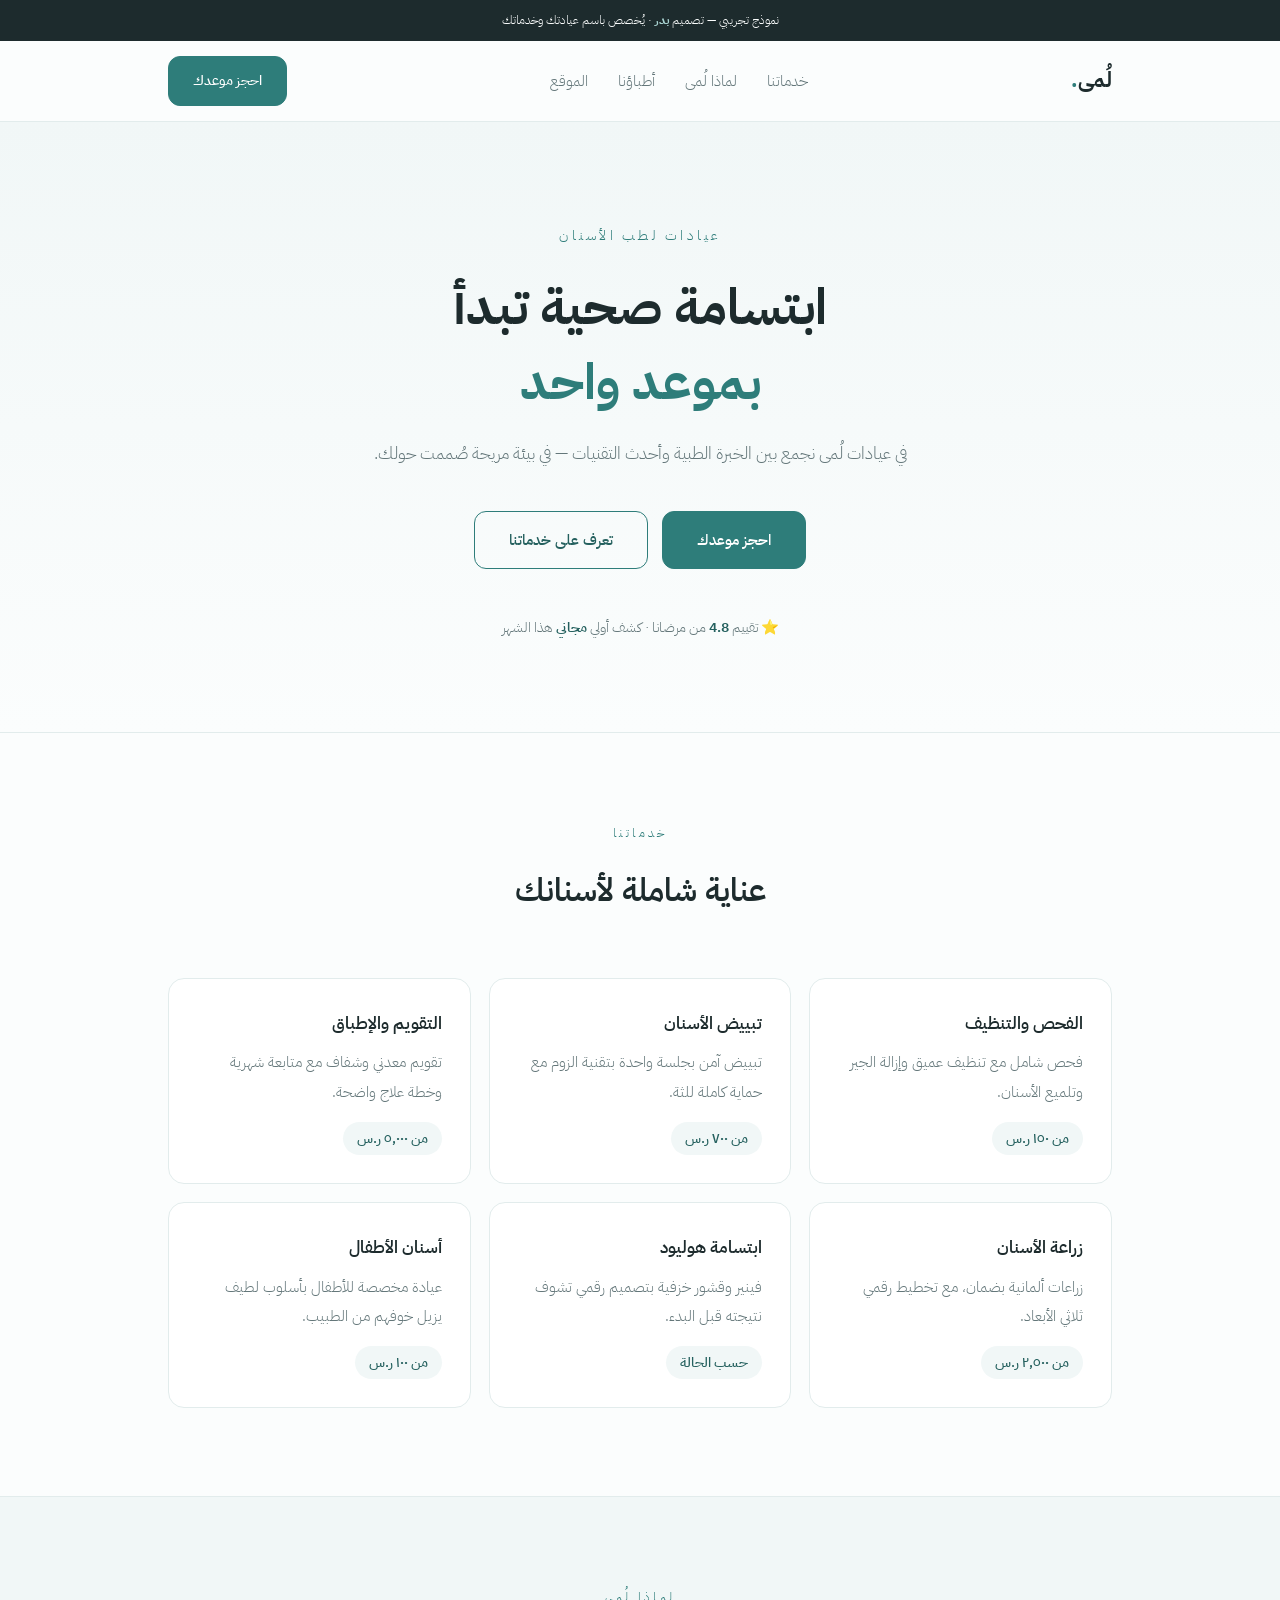
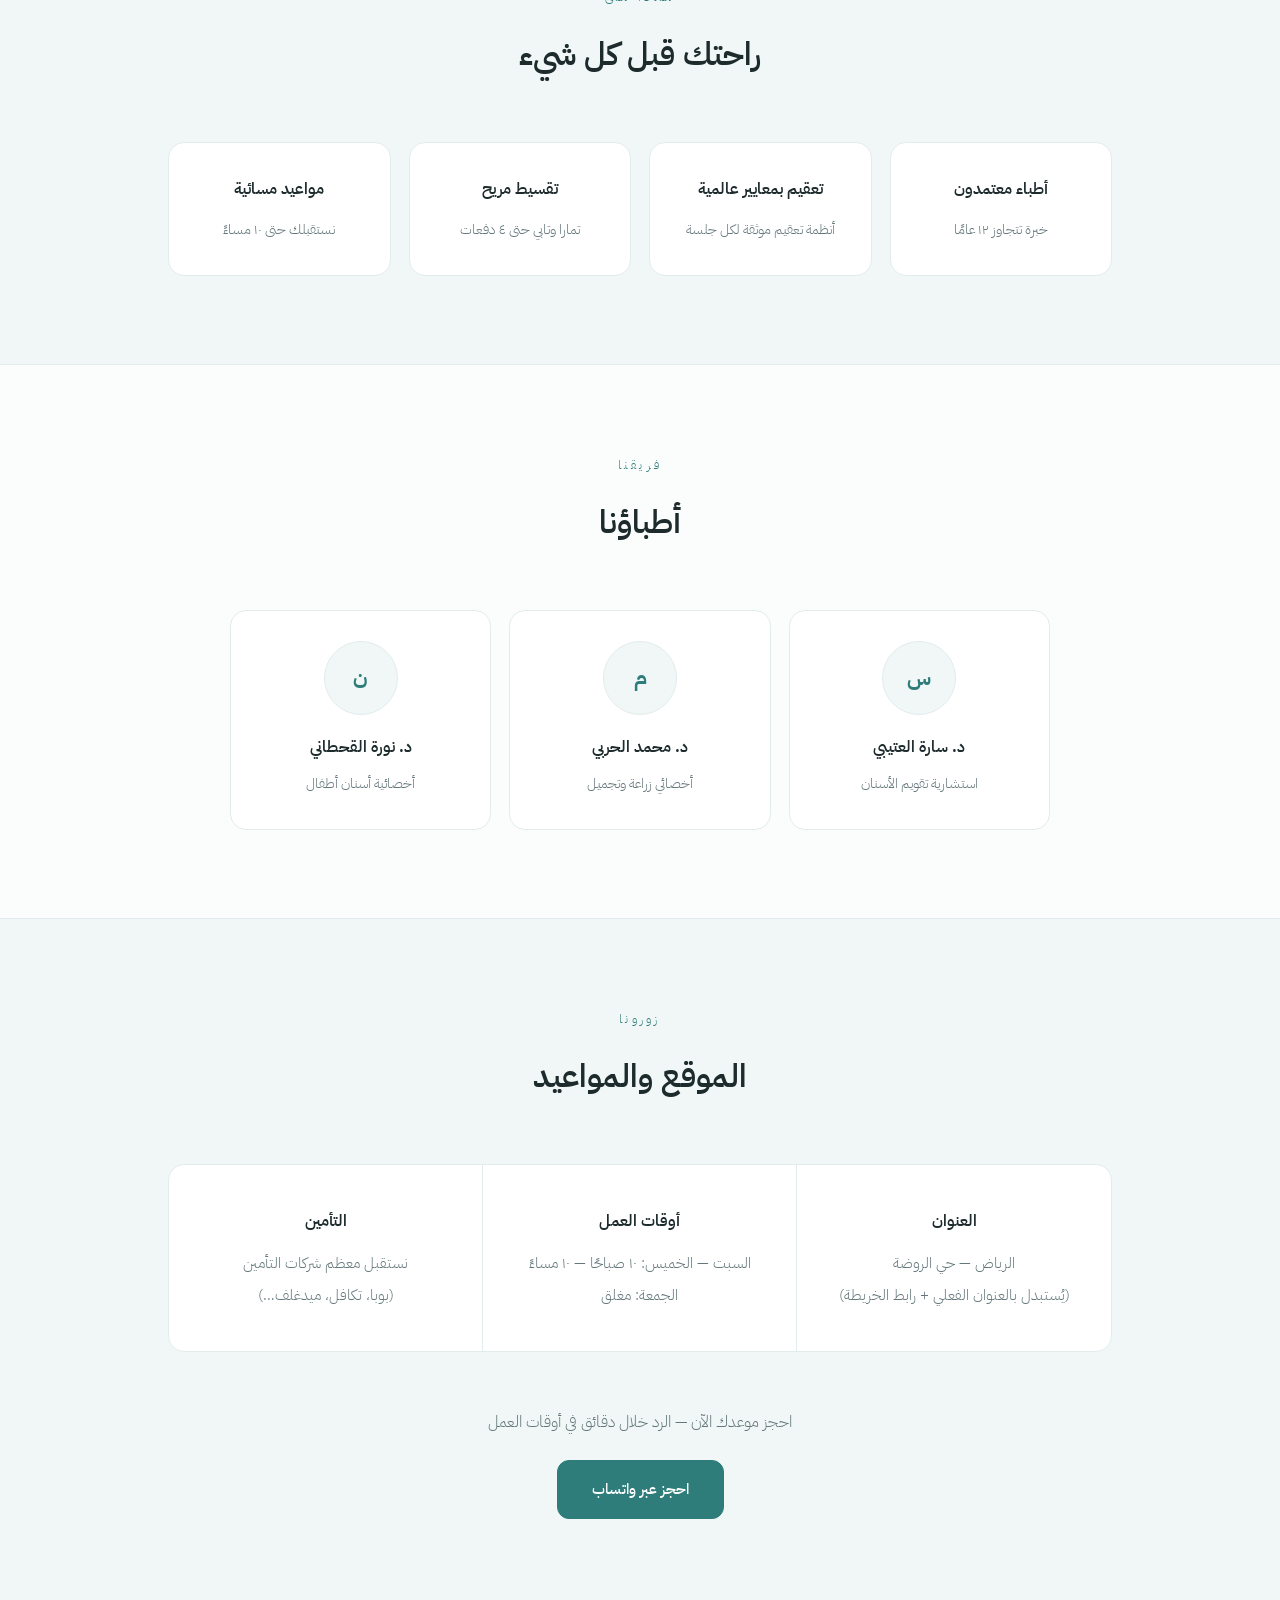
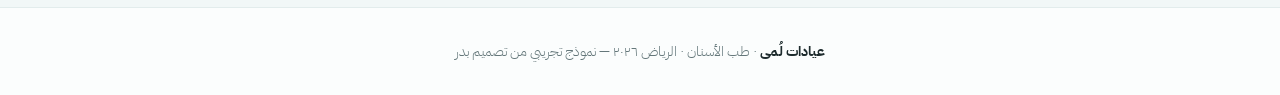
<file: clinic/index.html>
<!DOCTYPE html>
<html lang="ar" dir="rtl">
<head>
<meta charset="UTF-8" />
<meta name="viewport" content="width=device-width, initial-scale=1.0" />
<title>عيادات لُمى لطب الأسنان — الرياض</title>
<meta name="description" content="عيادات لُمى لطب الأسنان في الرياض — تقويم، تجميل، زراعة. احجز موعدك. نموذج تجريبي." />
<link rel="preconnect" href="https://fonts.googleapis.com" />
<link rel="preconnect" href="https://fonts.gstatic.com" crossorigin />
<link href="https://fonts.googleapis.com/css2?family=IBM+Plex+Sans+Arabic:wght@300;400;500;600;700&display=swap" rel="stylesheet" />
<style>
  :root {
    --paper: #fbfdfd;
    --paper2: #f1f7f7;
    --ink: #1d2b2d;
    --muted: #64777a;
    --teal: #2e7d7a;
    --teal-deep: #24605e;
    --line: #e2ecec;
    --body: "IBM Plex Sans Arabic", sans-serif;
  }
  * { margin: 0; padding: 0; box-sizing: border-box; }
  html { scroll-behavior: smooth; }
  body { background: var(--paper); color: var(--ink); font-family: var(--body); font-weight: 300; line-height: 2; -webkit-font-smoothing: antialiased; }
  a { color: inherit; text-decoration: none; }
  .container { max-width: 1000px; margin: 0 auto; padding: 0 28px; }

  .draft-note { background: var(--ink); color: var(--paper); text-align: center; font-size: .78rem; padding: 8px 14px; }
  .draft-note b { color: #a9d3d1; }

  .btn {
    display: inline-block; font-size: .95rem; font-weight: 500;
    padding: 13px 34px; border-radius: 12px; border: 1px solid var(--teal);
    color: var(--teal-deep); transition: all .2s ease;
  }
  .btn:hover { background: var(--paper2); }
  .btn-solid { background: var(--teal); color: #fff; }
  .btn-solid:hover { background: var(--teal-deep); color: #fff; }

  nav { position: sticky; top: 0; z-index: 50; background: rgba(251,253,253,.95); border-bottom: 1px solid var(--line); }
  .nav-inner { display: flex; align-items: center; justify-content: space-between; padding: 15px 28px; max-width: 1000px; margin: 0 auto; }
  .logo { font-weight: 700; font-size: 1.3rem; }
  .logo span { color: var(--teal); }
  .nav-links { display: flex; gap: 30px; font-size: .95rem; color: var(--muted); }
  .nav-links a:hover { color: var(--teal); }

  header { text-align: center; padding: 100px 0 90px; background: linear-gradient(180deg, var(--paper2) 0%, var(--paper) 100%); border-bottom: 1px solid var(--line); }
  .kicker { font-size: .85rem; letter-spacing: .24em; color: var(--teal); margin-bottom: 22px; }
  h1 { font-weight: 700; font-size: clamp(2rem, 5.5vw, 3.1rem); line-height: 1.5; margin-bottom: 16px; }
  h1 span { color: var(--teal); }
  .hero-sub { font-size: 1.08rem; color: var(--muted); max-width: 540px; margin: 0 auto 40px; }
  .hero-actions { display: flex; gap: 14px; justify-content: center; flex-wrap: wrap; }
  .hero-meta { margin-top: 44px; font-size: .9rem; color: var(--muted); }
  .hero-meta b { color: var(--teal-deep); font-weight: 600; }

  section { padding: 88px 0; }
  .sec-head { text-align: center; margin-bottom: 56px; }
  .tag { display: block; font-size: .78rem; letter-spacing: .26em; color: var(--teal); margin-bottom: 12px; }
  h2 { font-weight: 600; font-size: clamp(1.5rem, 3.6vw, 2rem); }

  .svc-grid { display: grid; grid-template-columns: repeat(auto-fit, minmax(280px, 1fr)); gap: 18px; }
  .svc { background: #fff; border: 1px solid var(--line); border-radius: 16px; padding: 28px; }
  .svc b { display: block; font-weight: 600; font-size: 1.05rem; margin-bottom: 8px; }
  .svc p { color: var(--muted); font-size: .93rem; }
  .svc .from { display: inline-block; margin-top: 14px; font-size: .85rem; font-weight: 500; color: var(--teal-deep); background: var(--paper2); border-radius: 999px; padding: 3px 14px; }

  .why { background: var(--paper2); border-top: 1px solid var(--line); border-bottom: 1px solid var(--line); }
  .why-grid { display: grid; grid-template-columns: repeat(auto-fit, minmax(220px, 1fr)); gap: 18px; }
  .why-cell { background: #fff; border: 1px solid var(--line); border-radius: 16px; padding: 30px 24px; text-align: center; }
  .why-cell b { display: block; font-weight: 600; margin-bottom: 8px; }
  .why-cell span { color: var(--muted); font-size: .9rem; }

  .docs-grid { display: grid; grid-template-columns: repeat(auto-fit, minmax(260px, 1fr)); gap: 18px; max-width: 820px; margin: 0 auto; }
  .doc { background: #fff; border: 1px solid var(--line); border-radius: 16px; padding: 30px; text-align: center; }
  .doc .avatar { width: 74px; height: 74px; border-radius: 50%; background: var(--paper2); border: 1px solid var(--line); margin: 0 auto 16px; display: flex; align-items: center; justify-content: center; font-weight: 700; font-size: 1.3rem; color: var(--teal); }
  .doc b { display: block; font-weight: 600; margin-bottom: 4px; }
  .doc span { color: var(--muted); font-size: .88rem; }

  .info-grid { display: grid; grid-template-columns: repeat(3, 1fr); border: 1px solid var(--line); border-radius: 16px; overflow: hidden; background: #fff; }
  .info-cell { padding: 40px 28px; text-align: center; }
  .info-cell + .info-cell { border-right: 1px solid var(--line); }
  .info-cell b { display: block; font-weight: 600; margin-bottom: 10px; }
  .info-cell span { color: var(--muted); font-size: .93rem; }
  .book-cta { text-align: center; margin-top: 54px; }
  .book-cta p { color: var(--muted); margin-bottom: 22px; }

  footer { border-top: 1px solid var(--line); padding: 30px 0; text-align: center; color: var(--muted); font-size: .85rem; }
  footer b { color: var(--ink); }

  @media (max-width: 760px) {
    .nav-links { display: none; }
    header { padding: 72px 0 62px; }
    section { padding: 62px 0; }
    .info-grid { grid-template-columns: 1fr; }
    .info-cell + .info-cell { border-right: none; border-top: 1px solid var(--line); }
  }
</style>
</head>
<body>

<div class="draft-note">نموذج تجريبي — تصميم <b>بدر</b> · يُخصص باسم عيادتك وخدماتك</div>

<nav>
  <div class="nav-inner">
    <div class="logo">لُمى<span>.</span></div>
    <div class="nav-links">
      <a href="#services">خدماتنا</a>
      <a href="#why">لماذا لُمى</a>
      <a href="#docs">أطباؤنا</a>
      <a href="#visit">الموقع</a>
    </div>
    <a class="btn btn-solid" style="padding:10px 24px; font-size:.88rem" href="#visit">احجز موعدك</a>
  </div>
</nav>

<header>
  <div class="container">
    <div class="kicker">عيادات لطب الأسنان</div>
    <h1>ابتسامة صحية تبدأ<br /><span>بموعد واحد</span></h1>
    <p class="hero-sub">في عيادات لُمى نجمع بين الخبرة الطبية وأحدث التقنيات — في بيئة مريحة صُممت حولك.</p>
    <div class="hero-actions">
      <a class="btn btn-solid" href="#visit">احجز موعدك</a>
      <a class="btn" href="#services">تعرف على خدماتنا</a>
    </div>
    <div class="hero-meta">⭐ تقييم <b>4.8</b> من مرضانا · كشف أولي <b>مجاني</b> هذا الشهر</div>
  </div>
</header>

<section id="services">
  <div class="container">
    <div class="sec-head">
      <span class="tag">خدماتنا</span>
      <h2>عناية شاملة لأسنانك</h2>
    </div>
    <div class="svc-grid">
      <div class="svc"><b>الفحص والتنظيف</b><p>فحص شامل مع تنظيف عميق وإزالة الجير وتلميع الأسنان.</p><span class="from">من ١٥٠ ر.س</span></div>
      <div class="svc"><b>تبييض الأسنان</b><p>تبييض آمن بجلسة واحدة بتقنية الزوم مع حماية كاملة للثة.</p><span class="from">من ٧٠٠ ر.س</span></div>
      <div class="svc"><b>التقويم والإطباق</b><p>تقويم معدني وشفاف مع متابعة شهرية وخطة علاج واضحة.</p><span class="from">من ٥,٠٠٠ ر.س</span></div>
      <div class="svc"><b>زراعة الأسنان</b><p>زراعات ألمانية بضمان، مع تخطيط رقمي ثلاثي الأبعاد.</p><span class="from">من ٢,٥٠٠ ر.س</span></div>
      <div class="svc"><b>ابتسامة هوليود</b><p>فينير وقشور خزفية بتصميم رقمي تشوف نتيجته قبل البدء.</p><span class="from">حسب الحالة</span></div>
      <div class="svc"><b>أسنان الأطفال</b><p>عيادة مخصصة للأطفال بأسلوب لطيف يزيل خوفهم من الطبيب.</p><span class="from">من ١٠٠ ر.س</span></div>
    </div>
  </div>
</section>

<section id="why" class="why">
  <div class="container">
    <div class="sec-head">
      <span class="tag">لماذا لُمى</span>
      <h2>راحتك قبل كل شيء</h2>
    </div>
    <div class="why-grid">
      <div class="why-cell"><b>أطباء معتمدون</b><span>خبرة تتجاوز ١٢ عامًا</span></div>
      <div class="why-cell"><b>تعقيم بمعايير عالمية</b><span>أنظمة تعقيم موثقة لكل جلسة</span></div>
      <div class="why-cell"><b>تقسيط مريح</b><span>تمارا وتابي حتى ٤ دفعات</span></div>
      <div class="why-cell"><b>مواعيد مسائية</b><span>نستقبلك حتى ١٠ مساءً</span></div>
    </div>
  </div>
</section>

<section id="docs">
  <div class="container">
    <div class="sec-head">
      <span class="tag">فريقنا</span>
      <h2>أطباؤنا</h2>
    </div>
    <div class="docs-grid">
      <div class="doc"><div class="avatar">س</div><b>د. سارة العتيبي</b><span>استشارية تقويم الأسنان</span></div>
      <div class="doc"><div class="avatar">م</div><b>د. محمد الحربي</b><span>أخصائي زراعة وتجميل</span></div>
      <div class="doc"><div class="avatar">ن</div><b>د. نورة القحطاني</b><span>أخصائية أسنان أطفال</span></div>
    </div>
  </div>
</section>

<section id="visit" style="background: var(--paper2); border-top: 1px solid var(--line);">
  <div class="container">
    <div class="sec-head">
      <span class="tag">زورونا</span>
      <h2>الموقع والمواعيد</h2>
    </div>
    <div class="info-grid">
      <div class="info-cell"><b>العنوان</b><span>الرياض — حي الروضة<br />(يُستبدل بالعنوان الفعلي + رابط الخريطة)</span></div>
      <div class="info-cell"><b>أوقات العمل</b><span>السبت — الخميس: ١٠ صباحًا — ١٠ مساءً<br />الجمعة: مغلق</span></div>
      <div class="info-cell"><b>التأمين</b><span>نستقبل معظم شركات التأمين<br />(بوبا، تكافل، ميدغلف…)</span></div>
    </div>
    <div class="book-cta">
      <p>احجز موعدك الآن — الرد خلال دقائق في أوقات العمل</p>
      <a class="btn btn-solid" href="#">احجز عبر واتساب</a>
    </div>
  </div>
</section>

<footer>
  <div class="container"><b>عيادات لُمى</b> · طب الأسنان · الرياض ٢٠٢٦ — نموذج تجريبي من تصميم بدر</div>
</footer>

</body>
</html>
</file>
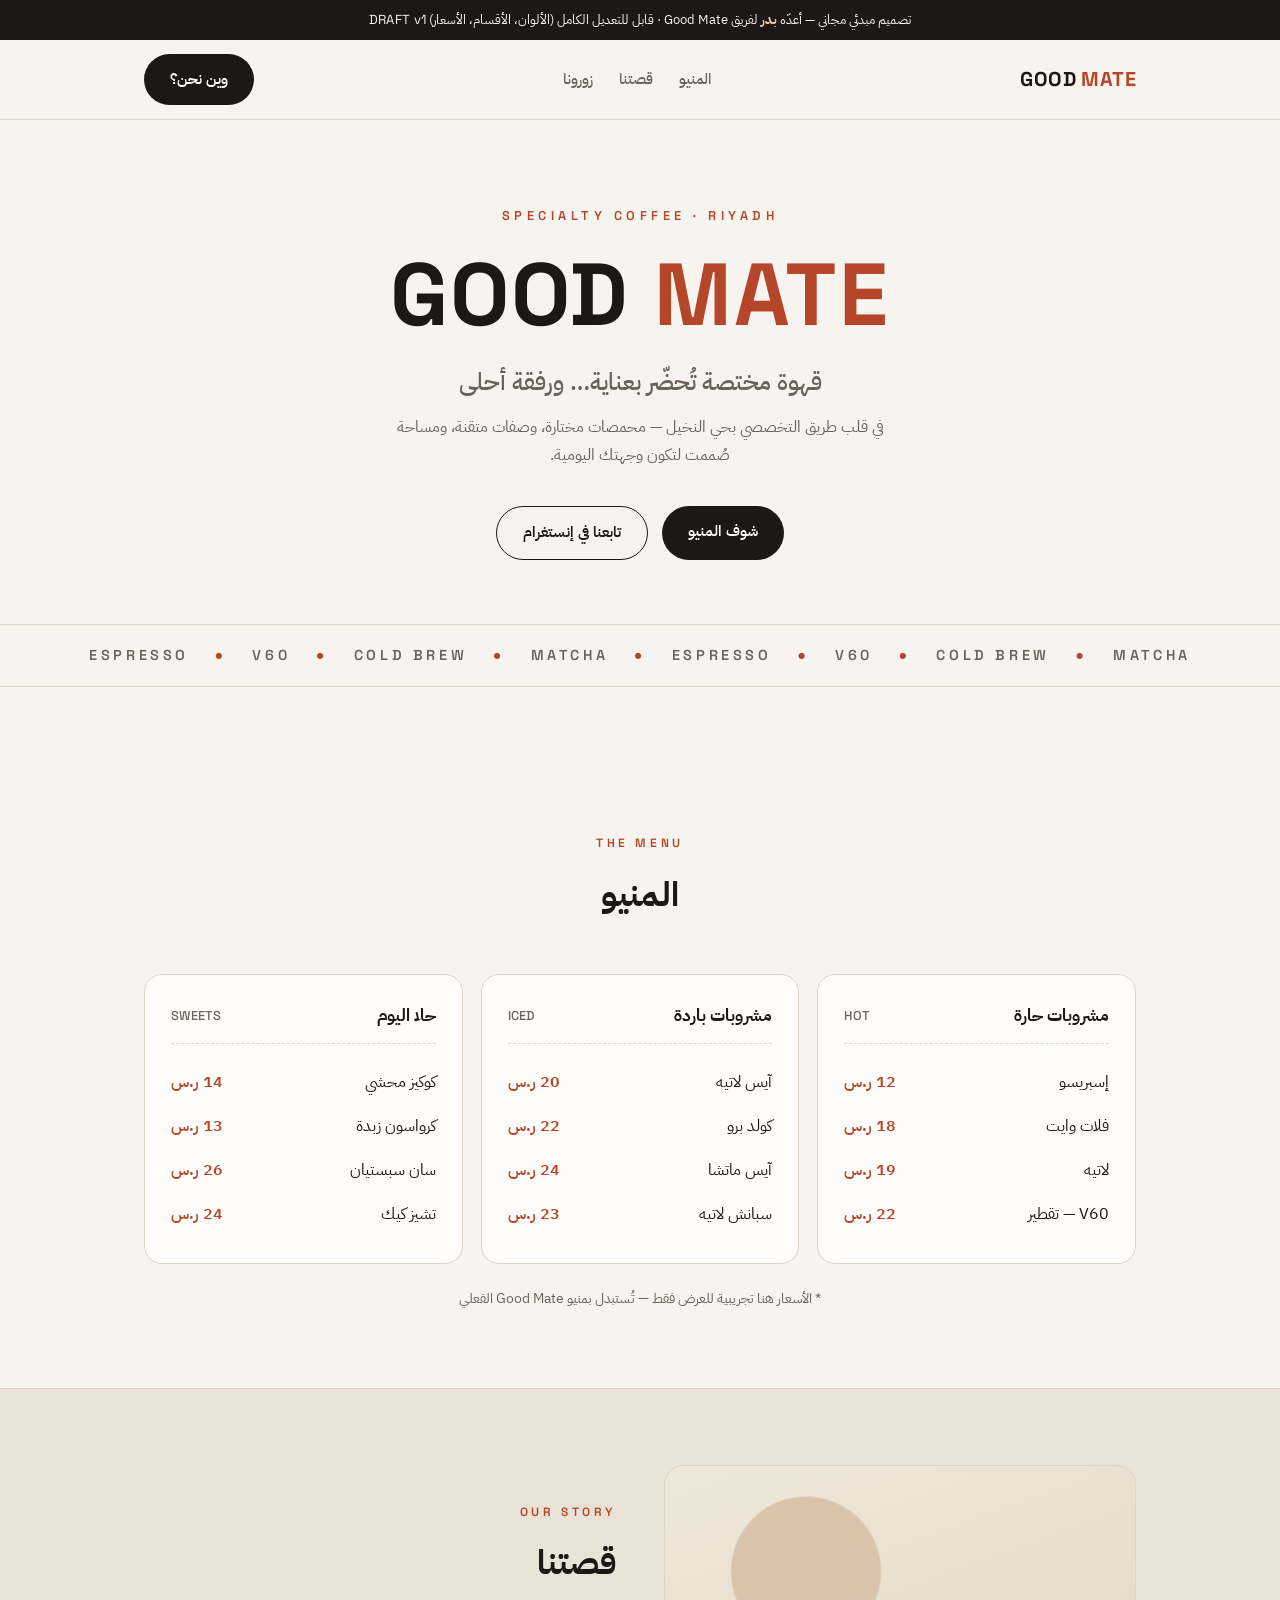
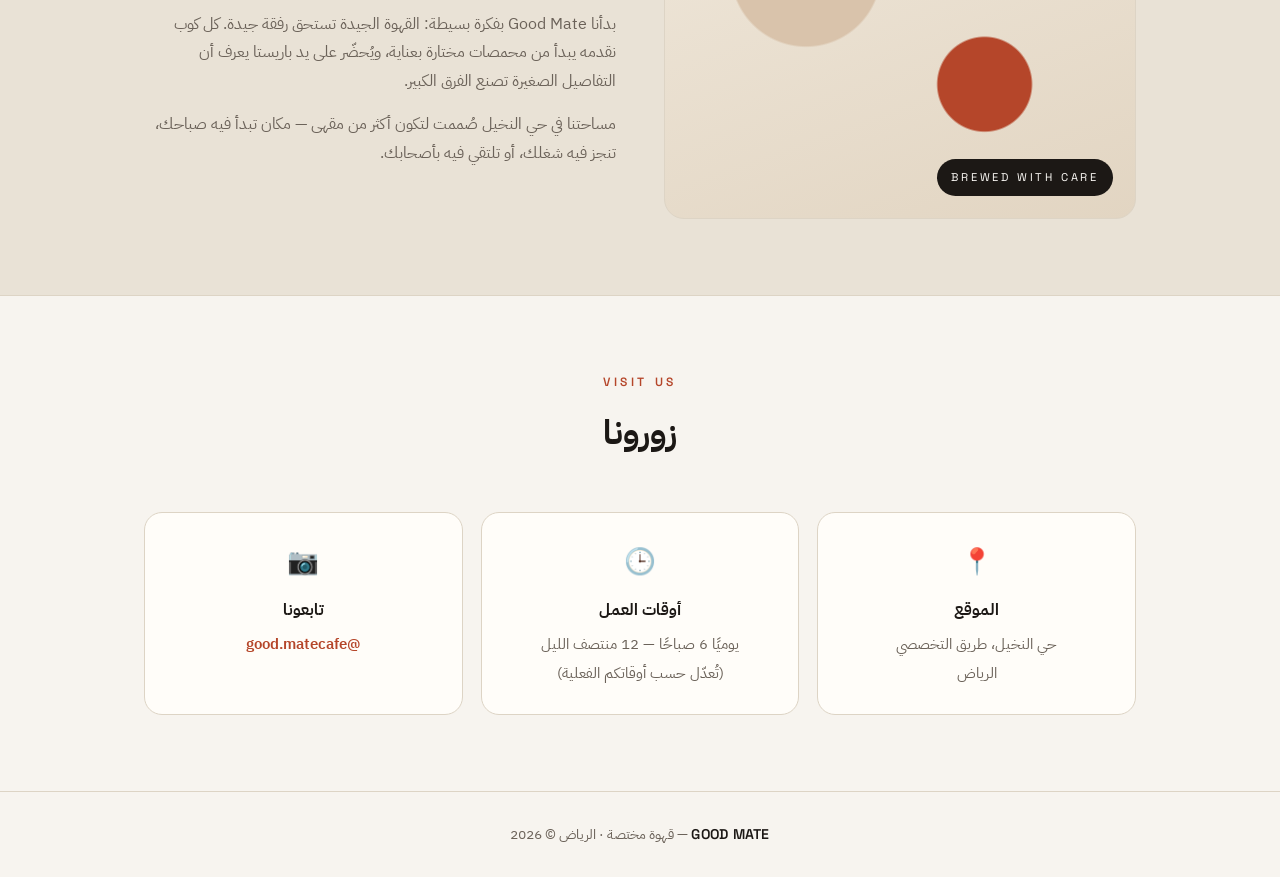
<file: goodmate/index.html>
<!DOCTYPE html>
<html lang="ar" dir="rtl">
<head>
<meta charset="UTF-8" />
<meta name="viewport" content="width=device-width, initial-scale=1.0" />
<title>Good Mate — قود مِت | قهوة مختصة في الرياض</title>
<meta name="description" content="Good Mate قود مِت — مقهى قهوة مختصة في حي النخيل، طريق التخصصي، الرياض. تصميم مبدئي." />
<link rel="preconnect" href="https://fonts.googleapis.com" />
<link rel="preconnect" href="https://fonts.gstatic.com" crossorigin />
<link href="https://fonts.googleapis.com/css2?family=IBM+Plex+Sans+Arabic:wght@300;400;500;600;700&family=Space+Grotesk:wght@500;600;700&display=swap" rel="stylesheet" />
<style>
  :root {
    --bg: #f7f4ef;
    --ink: #1c1815;
    --ink-soft: #6b6259;
    --cream: #fffdf9;
    --terra: #b5462a;
    --terra-dark: #93361f;
    --sand: #e9e2d6;
    --line: #ddd4c5;
    --ar-font: "IBM Plex Sans Arabic", sans-serif;
    --en-font: "Space Grotesk", sans-serif;
  }
  * { margin: 0; padding: 0; box-sizing: border-box; }
  html { scroll-behavior: smooth; }
  body {
    background: var(--bg);
    color: var(--ink);
    font-family: var(--ar-font);
    line-height: 1.8;
    -webkit-font-smoothing: antialiased;
  }
  a { color: inherit; text-decoration: none; }
  .container { max-width: 1040px; margin: 0 auto; padding: 0 24px; }
  .en { font-family: var(--en-font); letter-spacing: .02em; }

  .draft-note {
    background: var(--ink); color: #f7f4ef;
    text-align: center; font-size: .82rem; padding: 8px 16px;
  }
  .draft-note b { color: #f0c9a8; }

  nav { position: sticky; top: 0; z-index: 50; background: rgba(247,244,239,.9); backdrop-filter: blur(10px); border-bottom: 1px solid var(--line); }
  .nav-inner { display: flex; align-items: center; justify-content: space-between; padding: 14px 24px; max-width: 1040px; margin: 0 auto; }
  .logo { font-family: var(--en-font); font-weight: 700; font-size: 1.25rem; }
  .logo span { color: var(--terra); }
  .nav-links { display: flex; gap: 26px; font-size: .95rem; font-weight: 500; color: var(--ink-soft); }
  .nav-links a:hover { color: var(--terra); }
  .btn {
    display: inline-block; font-weight: 600; font-size: .95rem;
    padding: 12px 26px; border-radius: 999px; transition: all .18s ease;
  }
  .btn-dark { background: var(--ink); color: var(--cream); }
  .btn-dark:hover { background: var(--terra); transform: translateY(-2px); }
  .btn-line { border: 1.5px solid var(--ink); }
  .btn-line:hover { background: var(--ink); color: var(--cream); }

  header { padding: 84px 0 70px; text-align: center; }
  .kicker { font-family: var(--en-font); font-weight: 600; font-size: .8rem; letter-spacing: .35em; text-transform: uppercase; color: var(--terra); margin-bottom: 22px; }
  h1 { font-family: var(--en-font); font-weight: 700; font-size: clamp(3rem, 9vw, 5.5rem); line-height: 1.05; letter-spacing: -.02em; }
  h1 .mate { color: var(--terra); }
  .hero-ar { font-size: clamp(1.15rem, 2.6vw, 1.5rem); font-weight: 500; color: var(--ink-soft); margin: 20px auto 8px; }
  .hero-sub { color: var(--ink-soft); max-width: 520px; margin: 0 auto 36px; }
  .hero-actions { display: flex; gap: 14px; justify-content: center; flex-wrap: wrap; }
  .hero-strip {
    margin-top: 64px; border-top: 1px solid var(--line); border-bottom: 1px solid var(--line);
    padding: 18px 0; overflow: hidden; white-space: nowrap;
    font-family: var(--en-font); font-weight: 600; font-size: .9rem; letter-spacing: .25em; text-transform: uppercase; color: var(--ink-soft);
  }
  .hero-strip .dot { color: var(--terra); margin: 0 18px; }

  section { padding: 76px 0; }
  .section-head { text-align: center; margin-bottom: 48px; }
  .tag { font-family: var(--en-font); font-weight: 600; font-size: .75rem; letter-spacing: .3em; text-transform: uppercase; color: var(--terra); display: block; margin-bottom: 10px; }
  h2 { font-size: clamp(1.5rem, 3.5vw, 2.1rem); font-weight: 700; }

  .menu-grid { display: grid; grid-template-columns: repeat(auto-fit, minmax(280px, 1fr)); gap: 18px; }
  .menu-card { background: var(--cream); border: 1px solid var(--line); border-radius: 18px; padding: 26px; }
  .menu-card h3 { font-size: 1.05rem; font-weight: 700; margin-bottom: 16px; padding-bottom: 12px; border-bottom: 1px dashed var(--line); display: flex; justify-content: space-between; align-items: center; }
  .menu-card h3 .en { color: var(--ink-soft); font-size: .8rem; font-weight: 500; }
  .item { display: flex; justify-content: space-between; gap: 12px; padding: 8px 0; font-size: .98rem; }
  .item span:last-child { color: var(--terra); font-weight: 600; white-space: nowrap; }
  .menu-note { text-align: center; color: var(--ink-soft); font-size: .9rem; margin-top: 22px; }

  .about { background: var(--sand); border-top: 1px solid var(--line); border-bottom: 1px solid var(--line); }
  .about-grid { display: grid; grid-template-columns: 1fr 1fr; gap: 48px; align-items: center; }
  .about-visual {
    aspect-ratio: 4/3; border-radius: 20px; border: 1px solid var(--line);
    background:
      radial-gradient(circle at 30% 30%, #d9c3ab 0 18%, transparent 18.5%),
      radial-gradient(circle at 68% 62%, var(--terra) 0 12%, transparent 12.5%),
      linear-gradient(160deg, #efe7da, #e2d5c2);
    display: flex; align-items: flex-end; padding: 22px;
  }
  .about-visual .en { background: var(--ink); color: var(--cream); font-size: .7rem; letter-spacing: .25em; text-transform: uppercase; padding: 8px 14px; border-radius: 999px; }
  .about-text h2 { margin-bottom: 16px; }
  .about-text p { color: var(--ink-soft); margin-bottom: 14px; }

  .info-grid { display: grid; grid-template-columns: repeat(auto-fit, minmax(240px, 1fr)); gap: 18px; }
  .info-card { background: var(--cream); border: 1px solid var(--line); border-radius: 18px; padding: 26px; text-align: center; }
  .info-card .ico { font-size: 1.6rem; margin-bottom: 10px; }
  .info-card b { display: block; font-size: 1.02rem; margin-bottom: 6px; }
  .info-card span { color: var(--ink-soft); font-size: .95rem; }
  .info-card a { color: var(--terra); font-weight: 600; }

  footer { border-top: 1px solid var(--line); padding: 30px 0; text-align: center; color: var(--ink-soft); font-size: .88rem; }
  footer .en { font-weight: 600; color: var(--ink); }

  @media (max-width: 780px) {
    .nav-links { display: none; }
    .about-grid { grid-template-columns: 1fr; gap: 28px; }
    header { padding: 64px 0 52px; }
    section { padding: 56px 0; }
  }
</style>
</head>
<body>

<div class="draft-note">تصميم مبدئي مجاني — أعدّه <b>بدر</b> لفريق Good Mate · قابل للتعديل الكامل (الألوان، الأقسام، الأسعار) <span class="en">DRAFT v1</span></div>

<nav>
  <div class="nav-inner">
    <div class="logo en">GOOD<span> MATE</span></div>
    <div class="nav-links">
      <a href="#menu">المنيو</a>
      <a href="#about">قصتنا</a>
      <a href="#visit">زورونا</a>
    </div>
    <a class="btn btn-dark" href="#visit">وين نحن؟</a>
  </div>
</nav>

<header>
  <div class="container">
    <div class="kicker en">Specialty Coffee · Riyadh</div>
    <h1 class="en">GOOD <span class="mate">MATE</span></h1>
    <p class="hero-ar">قهوة مختصة تُحضّر بعناية… ورفقة أحلى</p>
    <p class="hero-sub">في قلب طريق التخصصي بحي النخيل — محمصات مختارة، وصفات متقنة، ومساحة صُممت لتكون وجهتك اليومية.</p>
    <div class="hero-actions">
      <a class="btn btn-dark" href="#menu">شوف المنيو</a>
      <a class="btn btn-line" href="https://www.instagram.com/good.matecafe" target="_blank" rel="noopener">تابعنا في إنستغرام</a>
    </div>
  </div>
  <div class="hero-strip en">
    ESPRESSO <span class="dot">●</span> V60 <span class="dot">●</span> COLD BREW <span class="dot">●</span> MATCHA <span class="dot">●</span> ESPRESSO <span class="dot">●</span> V60 <span class="dot">●</span> COLD BREW <span class="dot">●</span> MATCHA
  </div>
</header>

<section id="menu">
  <div class="container">
    <div class="section-head">
      <span class="tag en">The Menu</span>
      <h2>المنيو</h2>
    </div>
    <div class="menu-grid">
      <div class="menu-card">
        <h3>مشروبات حارة <span class="en">HOT</span></h3>
        <div class="item"><span>إسبريسو</span><span>12 ر.س</span></div>
        <div class="item"><span>فلات وايت</span><span>18 ر.س</span></div>
        <div class="item"><span>لاتيه</span><span>19 ر.س</span></div>
        <div class="item"><span>V60 — تقطير</span><span>22 ر.س</span></div>
      </div>
      <div class="menu-card">
        <h3>مشروبات باردة <span class="en">ICED</span></h3>
        <div class="item"><span>آيس لاتيه</span><span>20 ر.س</span></div>
        <div class="item"><span>كولد برو</span><span>22 ر.س</span></div>
        <div class="item"><span>آيس ماتشا</span><span>24 ر.س</span></div>
        <div class="item"><span>سبانش لاتيه</span><span>23 ر.س</span></div>
      </div>
      <div class="menu-card">
        <h3>حلا اليوم <span class="en">SWEETS</span></h3>
        <div class="item"><span>كوكيز محشي</span><span>14 ر.س</span></div>
        <div class="item"><span>كرواسون زبدة</span><span>13 ر.س</span></div>
        <div class="item"><span>سان سبستيان</span><span>26 ر.س</span></div>
        <div class="item"><span>تشيز كيك</span><span>24 ر.س</span></div>
      </div>
    </div>
    <p class="menu-note">* الأسعار هنا تجريبية للعرض فقط — تُستبدل بمنيو Good Mate الفعلي</p>
  </div>
</section>

<section id="about" class="about">
  <div class="container">
    <div class="about-grid">
      <div class="about-visual"><span class="en">Brewed with care</span></div>
      <div class="about-text">
        <span class="tag en">Our Story</span>
        <h2>قصتنا</h2>
        <p>بدأنا Good Mate بفكرة بسيطة: القهوة الجيدة تستحق رفقة جيدة. كل كوب نقدمه يبدأ من محمصات مختارة بعناية، ويُحضّر على يد باريستا يعرف أن التفاصيل الصغيرة تصنع الفرق الكبير.</p>
        <p>مساحتنا في حي النخيل صُممت لتكون أكثر من مقهى — مكان تبدأ فيه صباحك، تنجز فيه شغلك، أو تلتقي فيه بأصحابك.</p>
      </div>
    </div>
  </div>
</section>

<section id="visit">
  <div class="container">
    <div class="section-head">
      <span class="tag en">Visit Us</span>
      <h2>زورونا</h2>
    </div>
    <div class="info-grid">
      <div class="info-card">
        <div class="ico">📍</div>
        <b>الموقع</b>
        <span>حي النخيل، طريق التخصصي<br />الرياض</span>
      </div>
      <div class="info-card">
        <div class="ico">🕒</div>
        <b>أوقات العمل</b>
        <span>يوميًا 6 صباحًا — 12 منتصف الليل<br />(تُعدّل حسب أوقاتكم الفعلية)</span>
      </div>
      <div class="info-card">
        <div class="ico">📷</div>
        <b>تابعونا</b>
        <span><a href="https://www.instagram.com/good.matecafe" target="_blank" rel="noopener">@good.matecafe</a></span>
      </div>
    </div>
  </div>
</section>

<footer>
  <div class="container">
    <span class="en">GOOD MATE</span> — قهوة مختصة · الرياض © 2026
  </div>
</footer>

</body>
</html>
</file>
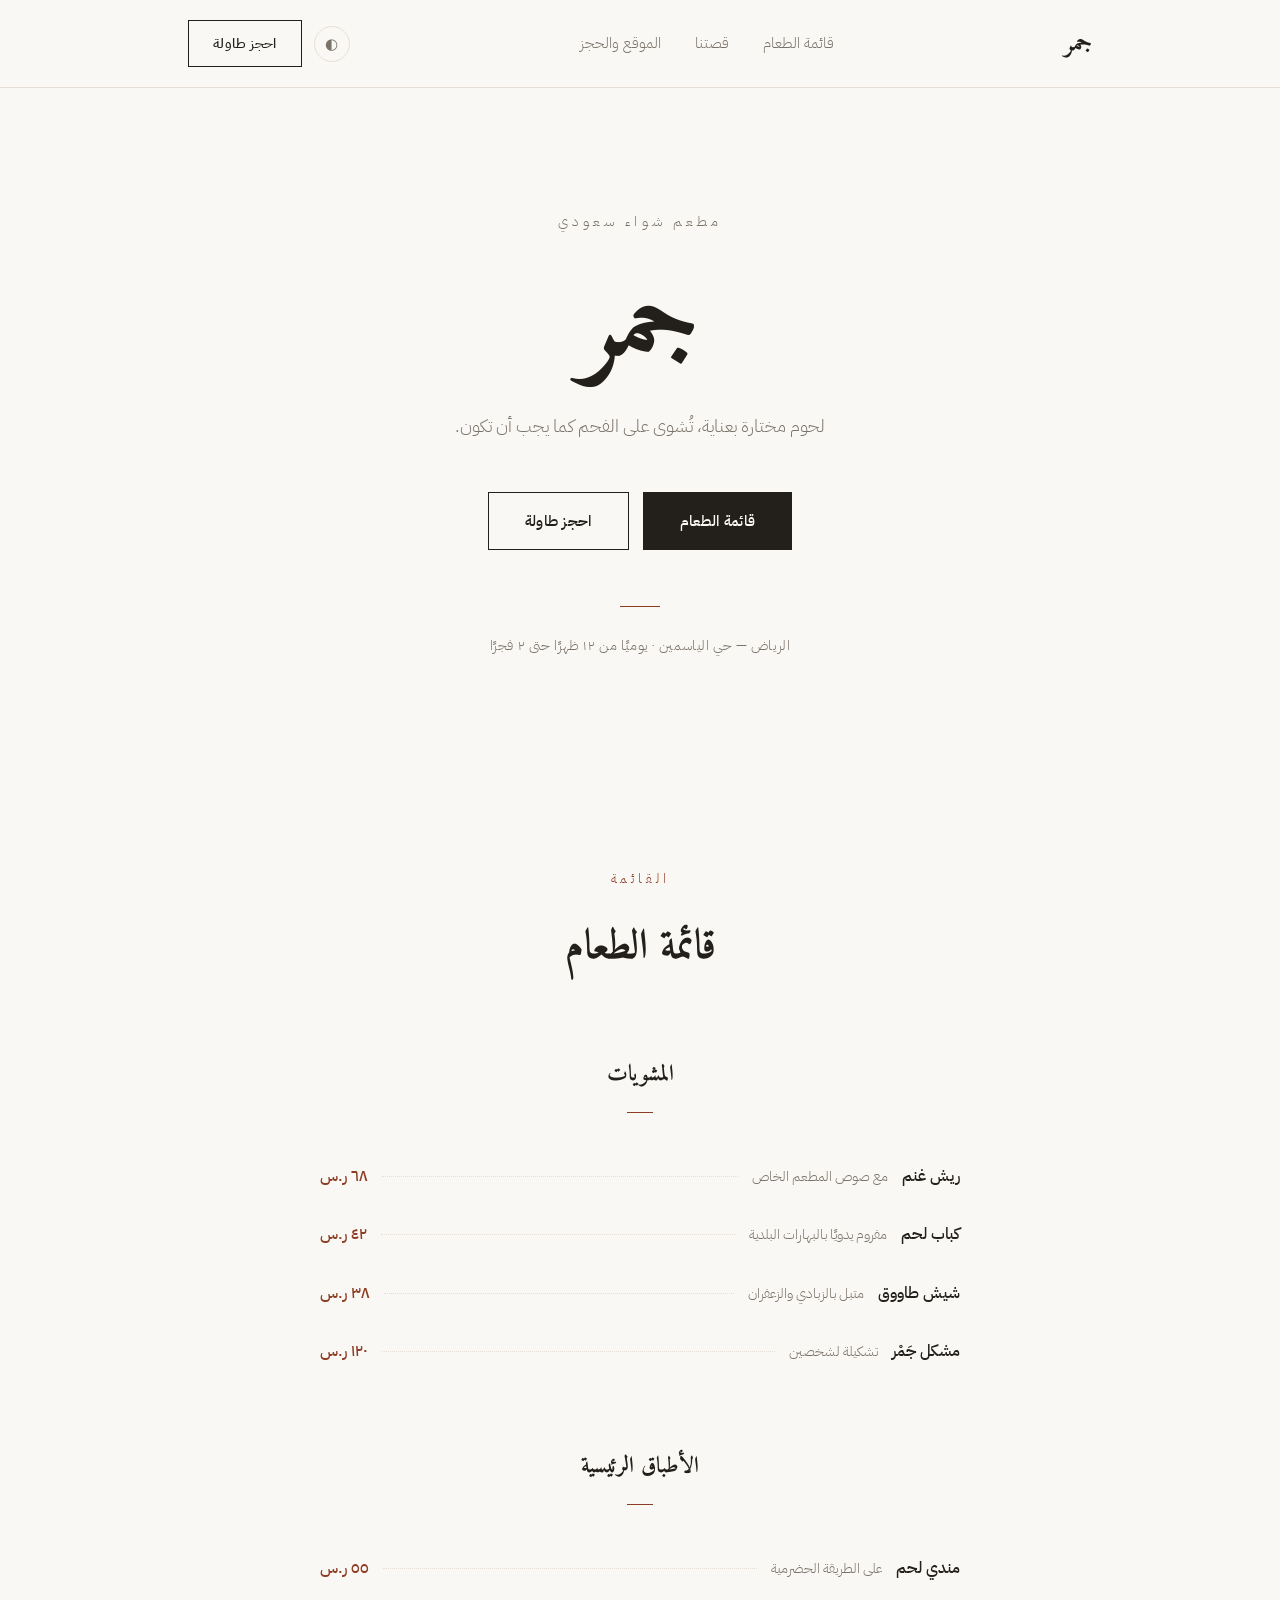
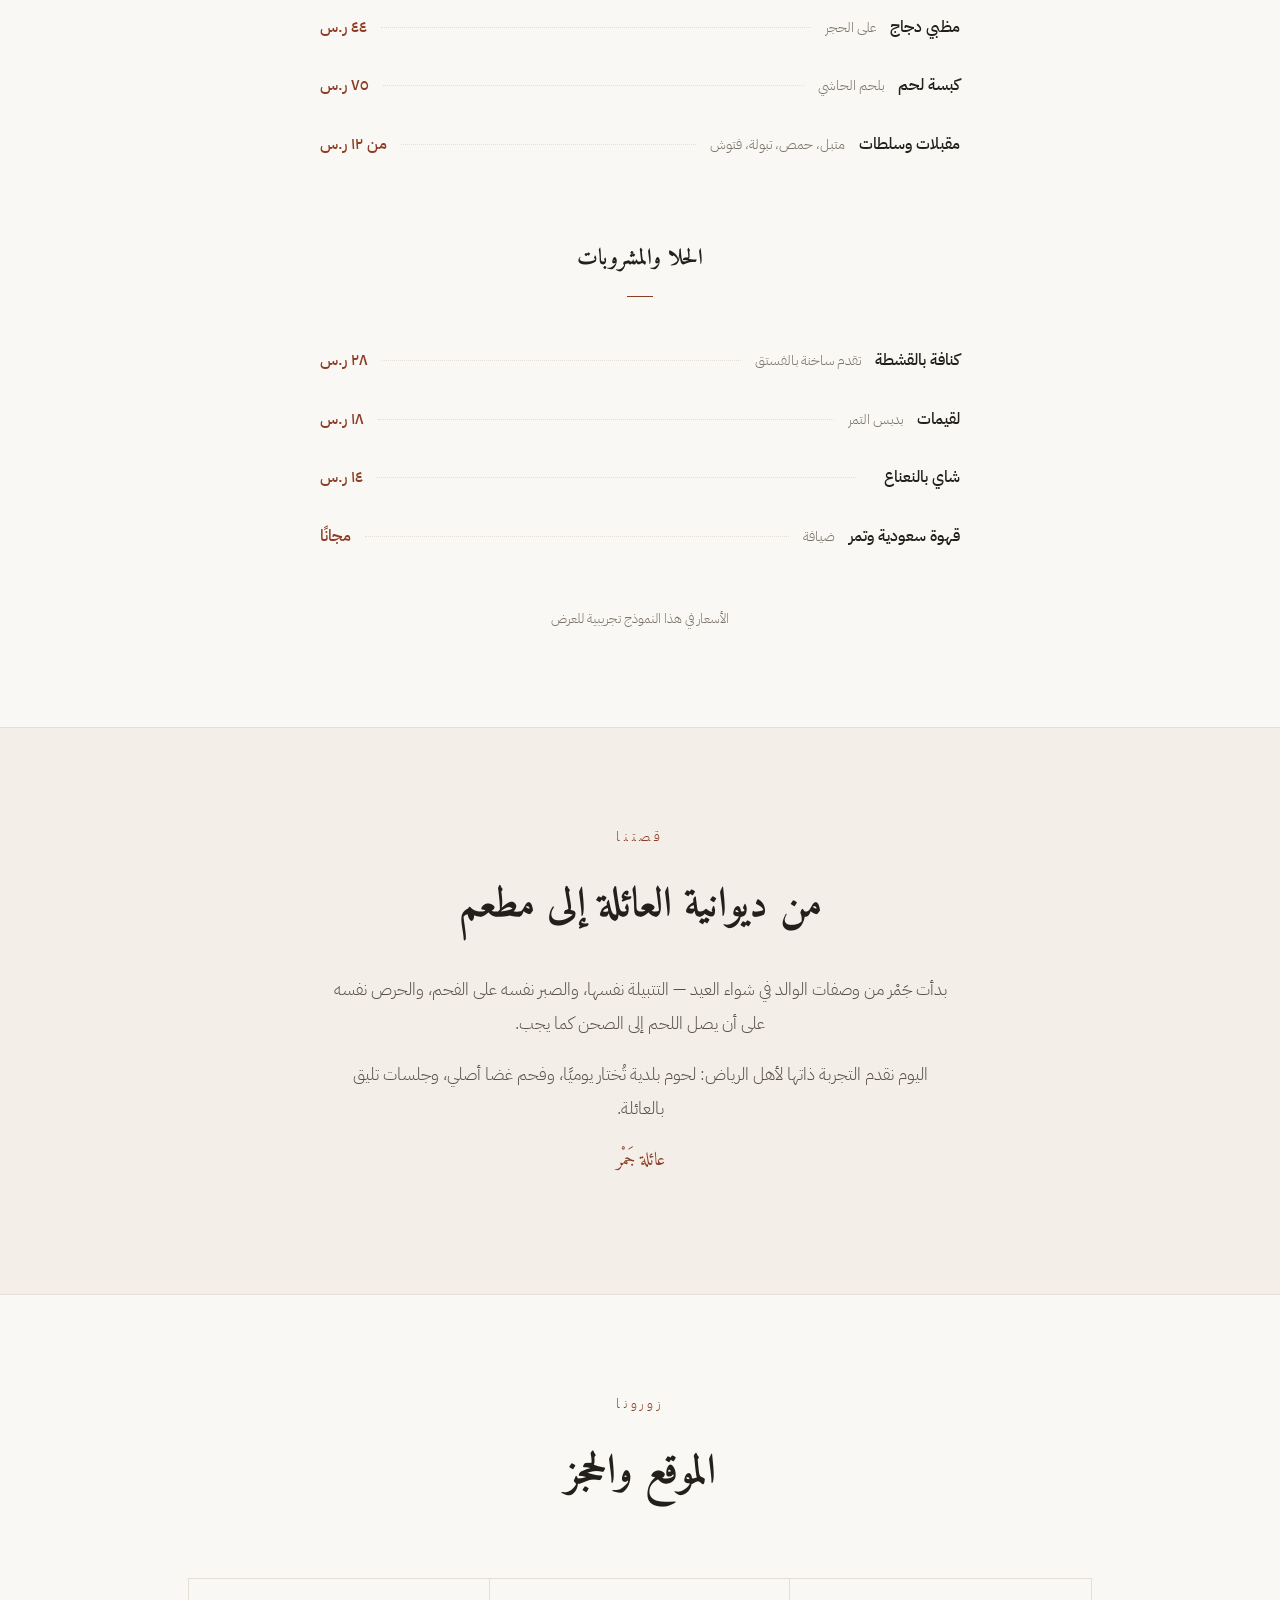
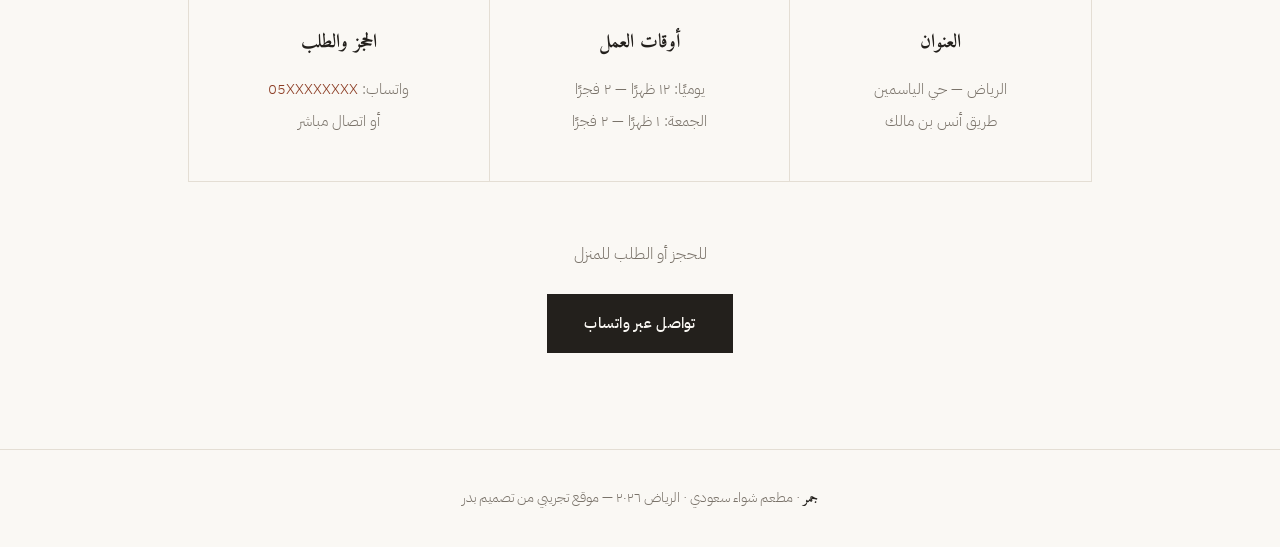
<file: jamr/index.html>
<!DOCTYPE html>
<html lang="ar" dir="rtl">
<head>
<meta charset="UTF-8" />
<meta name="viewport" content="width=device-width, initial-scale=1.0" />
<title>جَمْر — مطعم شواء سعودي</title>
<meta name="description" content="جَمْر — مطعم شواء سعودي في الرياض. لحوم مختارة تُشوى على الفحم." />
<link rel="preconnect" href="https://fonts.googleapis.com" />
<link rel="preconnect" href="https://fonts.gstatic.com" crossorigin />
<link href="https://fonts.googleapis.com/css2?family=Amiri:wght@400;700&family=IBM+Plex+Sans+Arabic:wght@300;400;500;600&display=swap" rel="stylesheet" />
<style>
  :root {
    --paper: #faf8f4;
    --paper2: #f3efe8;
    --ink: #23201c;
    --muted: #7a736a;
    --accent: #8c3d24;
    --line: #e4ded4;
    --nav-bg: rgba(250, 248, 244, .95);
    --story-text: #57514a;
    --display: "Amiri", serif;
    --body: "IBM Plex Sans Arabic", sans-serif;
  }
  html[data-theme="dark"] {
    --paper: #16130e;
    --paper2: #1d1913;
    --ink: #ebe4d8;
    --muted: #978d7f;
    --accent: #c87a52;
    --line: #2d2720;
    --nav-bg: rgba(22, 19, 14, .95);
    --story-text: #b5aa9b;
  }
  * { margin: 0; padding: 0; box-sizing: border-box; }
  html { scroll-behavior: smooth; }
  body { background: var(--paper); color: var(--ink); font-family: var(--body); font-weight: 300; line-height: 2; -webkit-font-smoothing: antialiased; }
  a { color: inherit; text-decoration: none; }
  .container { max-width: 960px; margin: 0 auto; padding: 0 28px; }

  .btn {
    display: inline-block; font-size: .95rem; font-weight: 500;
    padding: 13px 36px; border: 1px solid var(--ink); border-radius: 0;
    transition: all .2s ease; letter-spacing: .02em;
  }
  .btn:hover { background: var(--ink); color: var(--paper); }
  .btn-solid { background: var(--ink); color: var(--paper); }
  .btn-solid:hover { background: var(--accent); border-color: var(--accent); }

  nav { position: sticky; top: 0; z-index: 50; background: var(--nav-bg); border-bottom: 1px solid var(--line); }
  .theme-toggle {
    background: none; border: 1px solid var(--line); border-radius: 50%;
    width: 36px; height: 36px; cursor: pointer; color: var(--muted);
    font-size: .95rem; line-height: 1; transition: all .2s ease;
  }
  .theme-toggle:hover { border-color: var(--accent); color: var(--accent); }
  .nav-actions { display: flex; align-items: center; gap: 12px; }
  .nav-inner { display: flex; align-items: center; justify-content: space-between; padding: 18px 28px; max-width: 960px; margin: 0 auto; }
  .logo { font-family: var(--display); font-weight: 700; font-size: 1.6rem; }
  .nav-links { display: flex; gap: 34px; font-size: .95rem; color: var(--muted); }
  .nav-links a:hover { color: var(--accent); }

  header { text-align: center; padding: 120px 0 110px; }
  .kicker { font-size: .85rem; letter-spacing: .3em; color: var(--muted); margin-bottom: 30px; }
  h1 { font-family: var(--display); font-weight: 700; font-size: clamp(4rem, 11vw, 7rem); line-height: 1.1; margin-bottom: 20px; }
  .hero-sub { font-size: 1.1rem; color: var(--muted); max-width: 480px; margin: 0 auto 48px; }
  .hero-actions { display: flex; gap: 14px; justify-content: center; flex-wrap: wrap; }
  .hero-rule { width: 40px; height: 1px; background: var(--accent); margin: 56px auto 0; }
  .hero-meta { margin-top: 24px; font-size: .9rem; color: var(--muted); letter-spacing: .04em; }

  section { padding: 96px 0; }
  .sec-head { text-align: center; margin-bottom: 64px; }
  .tag { display: block; font-size: .8rem; letter-spacing: .3em; color: var(--accent); margin-bottom: 14px; }
  h2 { font-family: var(--display); font-weight: 700; font-size: clamp(1.9rem, 4.5vw, 2.6rem); }

  .menu-wrap { max-width: 640px; margin: 0 auto; }
  .menu-cat { margin-bottom: 64px; }
  .menu-cat:last-child { margin-bottom: 0; }
  .cat-title { font-family: var(--display); font-weight: 700; font-size: 1.4rem; text-align: center; margin-bottom: 34px; }
  .cat-title::after { content: ""; display: block; width: 26px; height: 1px; background: var(--accent); margin: 14px auto 0; }
  .dish { display: flex; align-items: baseline; gap: 14px; padding: 13px 0; }
  .dish .n { font-weight: 500; font-size: 1.02rem; white-space: nowrap; }
  .dish .d { font-size: .85rem; color: var(--muted); overflow: hidden; text-overflow: ellipsis; white-space: nowrap; }
  .dish .dots { flex: 1; border-bottom: 1px dotted var(--line); transform: translateY(-4px); min-width: 20px; }
  .dish .p { font-weight: 500; white-space: nowrap; color: var(--accent); }
  .menu-note { text-align: center; color: var(--muted); font-size: .8rem; margin-top: 40px; }

  .story { background: var(--paper2); border-top: 1px solid var(--line); border-bottom: 1px solid var(--line); }
  .story-inner { max-width: 620px; margin: 0 auto; text-align: center; }
  .story-inner h2 { margin-bottom: 26px; }
  .story-inner p { color: var(--story-text); margin-bottom: 18px; font-size: 1.05rem; }
  .story-inner .sig { font-family: var(--display); font-size: 1.15rem; color: var(--accent); margin-top: 10px; }

  .info-grid { display: grid; grid-template-columns: repeat(3, 1fr); gap: 0; border: 1px solid var(--line); }
  .info-cell { padding: 44px 30px; text-align: center; }
  .info-cell + .info-cell { border-right: 1px solid var(--line); }
  .info-cell b { display: block; font-family: var(--display); font-size: 1.2rem; font-weight: 700; margin-bottom: 12px; }
  .info-cell span { color: var(--muted); font-size: .95rem; }
  .info-cell a { color: var(--accent); }
  .visit-cta { text-align: center; margin-top: 56px; }
  .visit-cta p { color: var(--muted); margin-bottom: 24px; }

  footer { border-top: 1px solid var(--line); padding: 34px 0; text-align: center; color: var(--muted); font-size: .85rem; }
  footer b { font-family: var(--display); color: var(--ink); font-weight: 700; }

  @media (max-width: 760px) {
    .nav-links { display: none; }
    header { padding: 84px 0 76px; }
    section { padding: 68px 0; }
    .info-grid { grid-template-columns: 1fr; }
    .info-cell + .info-cell { border-right: none; border-top: 1px solid var(--line); }
    .dish .d { display: none; }
  }
</style>
</head>
<body>

<nav>
  <div class="nav-inner">
    <div class="logo">جمر</div>
    <div class="nav-links">
      <a href="#menu">قائمة الطعام</a>
      <a href="#story">قصتنا</a>
      <a href="#visit">الموقع والحجز</a>
    </div>
    <div class="nav-actions">
      <button class="theme-toggle" id="themeToggle" aria-label="تبديل الوضع الليلي">◐</button>
      <a class="btn" style="padding:9px 24px; font-size:.85rem" href="#visit">احجز طاولة</a>
    </div>
  </div>
</nav>

<header>
  <div class="container">
    <div class="kicker">مطعم شواء سعودي</div>
    <h1>جمر</h1>
    <p class="hero-sub">لحوم مختارة بعناية، تُشوى على الفحم كما يجب أن تكون.</p>
    <div class="hero-actions">
      <a class="btn btn-solid" href="#menu">قائمة الطعام</a>
      <a class="btn" href="#visit">احجز طاولة</a>
    </div>
    <div class="hero-rule"></div>
    <div class="hero-meta">الرياض — حي الياسمين · يوميًا من ١٢ ظهرًا حتى ٢ فجرًا</div>
  </div>
</header>

<section id="menu">
  <div class="container">
    <div class="sec-head">
      <span class="tag">القائمة</span>
      <h2>قائمة الطعام</h2>
    </div>
    <div class="menu-wrap">
      <div class="menu-cat">
        <div class="cat-title">المشويات</div>
        <div class="dish"><span class="n">ريش غنم</span><span class="d">مع صوص المطعم الخاص</span><span class="dots"></span><span class="p">٦٨ ر.س</span></div>
        <div class="dish"><span class="n">كباب لحم</span><span class="d">مفروم يدويًا بالبهارات البلدية</span><span class="dots"></span><span class="p">٤٢ ر.س</span></div>
        <div class="dish"><span class="n">شيش طاووق</span><span class="d">متبل بالزبادي والزعفران</span><span class="dots"></span><span class="p">٣٨ ر.س</span></div>
        <div class="dish"><span class="n">مشكل جَمْر</span><span class="d">تشكيلة لشخصين</span><span class="dots"></span><span class="p">١٢٠ ر.س</span></div>
      </div>
      <div class="menu-cat">
        <div class="cat-title">الأطباق الرئيسية</div>
        <div class="dish"><span class="n">مندي لحم</span><span class="d">على الطريقة الحضرمية</span><span class="dots"></span><span class="p">٥٥ ر.س</span></div>
        <div class="dish"><span class="n">مظبي دجاج</span><span class="d">على الحجر</span><span class="dots"></span><span class="p">٤٤ ر.س</span></div>
        <div class="dish"><span class="n">كبسة لحم</span><span class="d">بلحم الحاشي</span><span class="dots"></span><span class="p">٧٥ ر.س</span></div>
        <div class="dish"><span class="n">مقبلات وسلطات</span><span class="d">متبل، حمص، تبولة، فتوش</span><span class="dots"></span><span class="p">من ١٢ ر.س</span></div>
      </div>
      <div class="menu-cat">
        <div class="cat-title">الحلا والمشروبات</div>
        <div class="dish"><span class="n">كنافة بالقشطة</span><span class="d">تقدم ساخنة بالفستق</span><span class="dots"></span><span class="p">٢٨ ر.س</span></div>
        <div class="dish"><span class="n">لقيمات</span><span class="d">بدبس التمر</span><span class="dots"></span><span class="p">١٨ ر.س</span></div>
        <div class="dish"><span class="n">شاي بالنعناع</span><span class="d"></span><span class="dots"></span><span class="p">١٤ ر.س</span></div>
        <div class="dish"><span class="n">قهوة سعودية وتمر</span><span class="d">ضيافة</span><span class="dots"></span><span class="p">مجانًا</span></div>
      </div>
    </div>
    <p class="menu-note">الأسعار في هذا النموذج تجريبية للعرض</p>
  </div>
</section>

<section id="story" class="story">
  <div class="container">
    <div class="story-inner">
      <span class="tag">قصتنا</span>
      <h2>من ديوانية العائلة إلى مطعم</h2>
      <p>بدأت جَمْر من وصفات الوالد في شواء العيد — التتبيلة نفسها، والصبر نفسه على الفحم، والحرص نفسه على أن يصل اللحم إلى الصحن كما يجب.</p>
      <p>اليوم نقدم التجربة ذاتها لأهل الرياض: لحوم بلدية تُختار يوميًا، وفحم غضا أصلي، وجلسات تليق بالعائلة.</p>
      <p class="sig">عائلة جَمْر</p>
    </div>
  </div>
</section>

<section id="visit">
  <div class="container">
    <div class="sec-head">
      <span class="tag">زورونا</span>
      <h2>الموقع والحجز</h2>
    </div>
    <div class="info-grid">
      <div class="info-cell">
        <b>العنوان</b>
        <span>الرياض — حي الياسمين<br />طريق أنس بن مالك</span>
      </div>
      <div class="info-cell">
        <b>أوقات العمل</b>
        <span>يوميًا: ١٢ ظهرًا — ٢ فجرًا<br />الجمعة: ١ ظهرًا — ٢ فجرًا</span>
      </div>
      <div class="info-cell">
        <b>الحجز والطلب</b>
        <span>واتساب: <a href="#">05XXXXXXXX</a><br />أو اتصال مباشر</span>
      </div>
    </div>
    <div class="visit-cta">
      <p>للحجز أو الطلب للمنزل</p>
      <a class="btn btn-solid" href="#">تواصل عبر واتساب</a>
    </div>
  </div>
</section>

<footer>
  <div class="container"><b>جمر</b> · مطعم شواء سعودي · الرياض ٢٠٢٦ — موقع تجريبي من تصميم بدر</div>
</footer>

<script>
  (function () {
    var root = document.documentElement;
    var saved = localStorage.getItem("jamr-theme");
    var prefersDark = window.matchMedia("(prefers-color-scheme: dark)").matches;
    if (saved === "dark" || (!saved && prefersDark)) root.setAttribute("data-theme", "dark");
    document.getElementById("themeToggle").addEventListener("click", function () {
      var dark = root.getAttribute("data-theme") === "dark";
      if (dark) { root.removeAttribute("data-theme"); localStorage.setItem("jamr-theme", "light"); }
      else { root.setAttribute("data-theme", "dark"); localStorage.setItem("jamr-theme", "dark"); }
    });
  })();
</script>

</body>
</html>
</file>
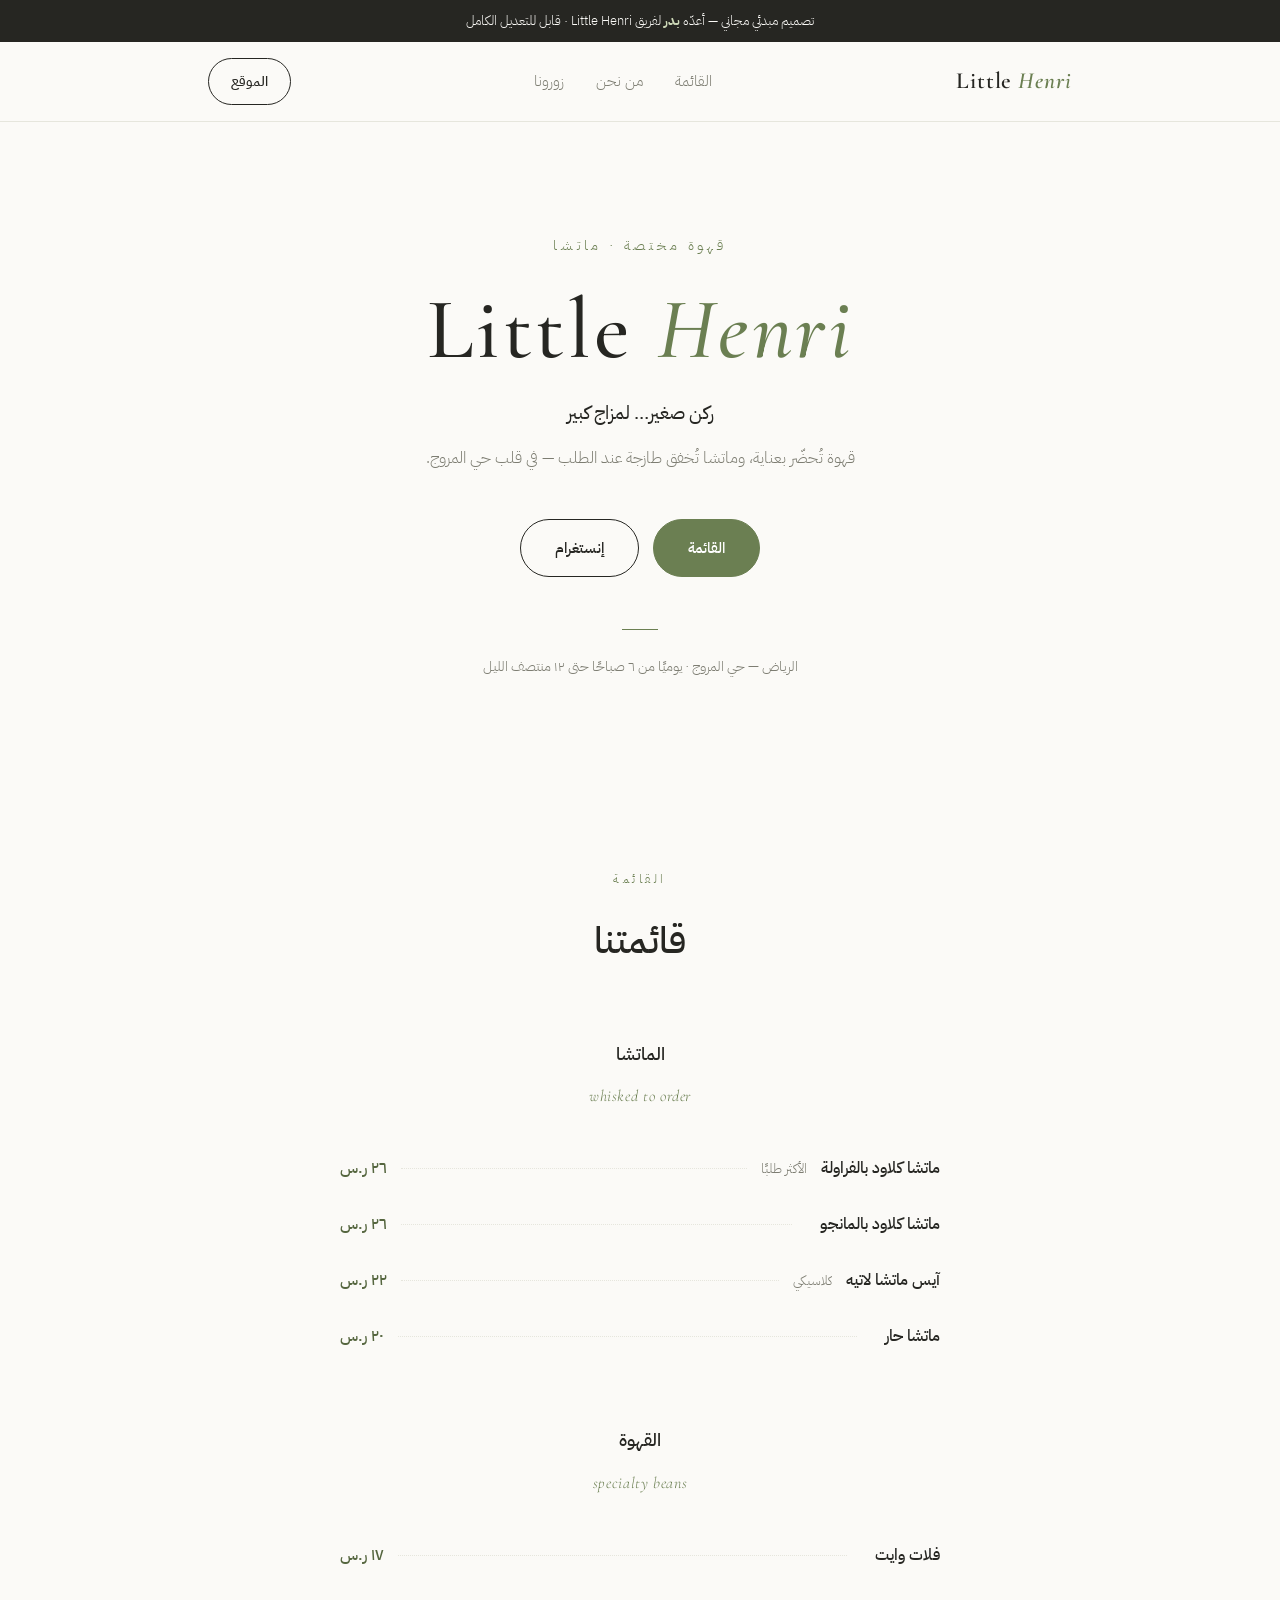
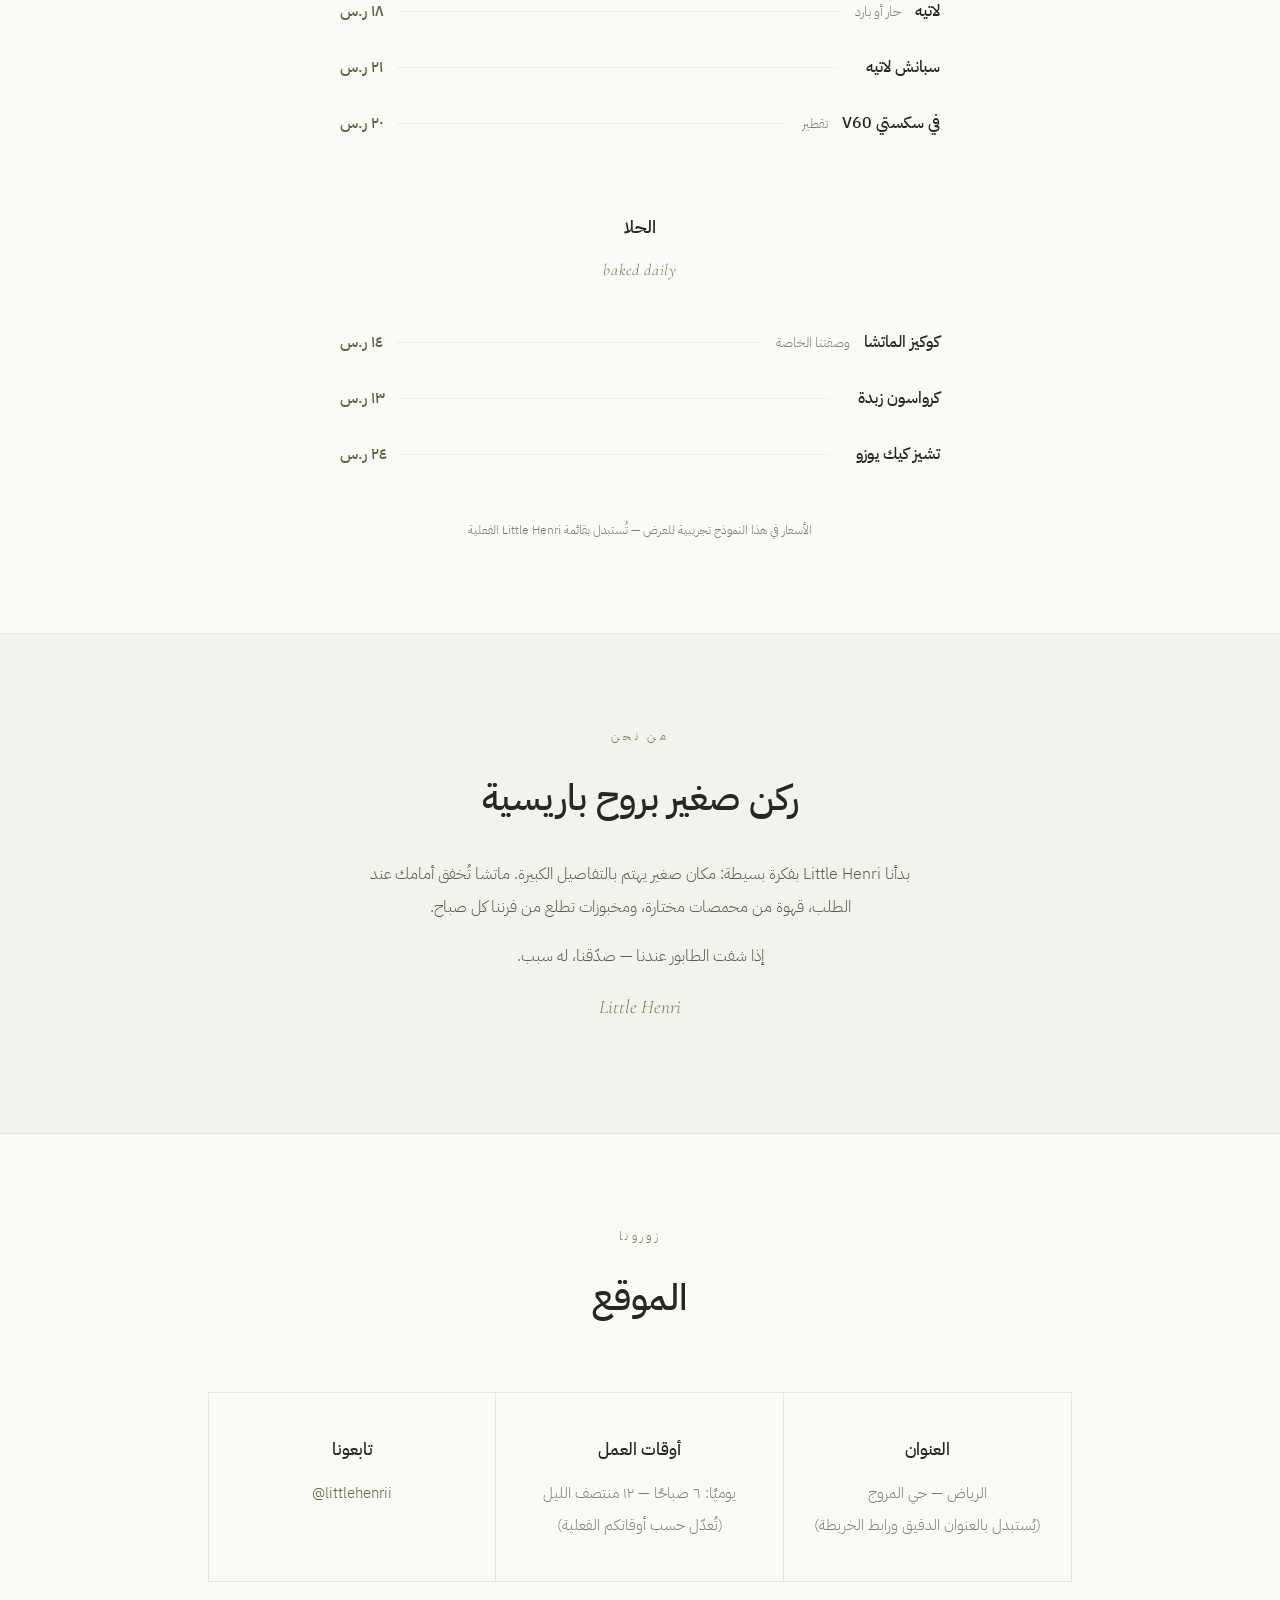
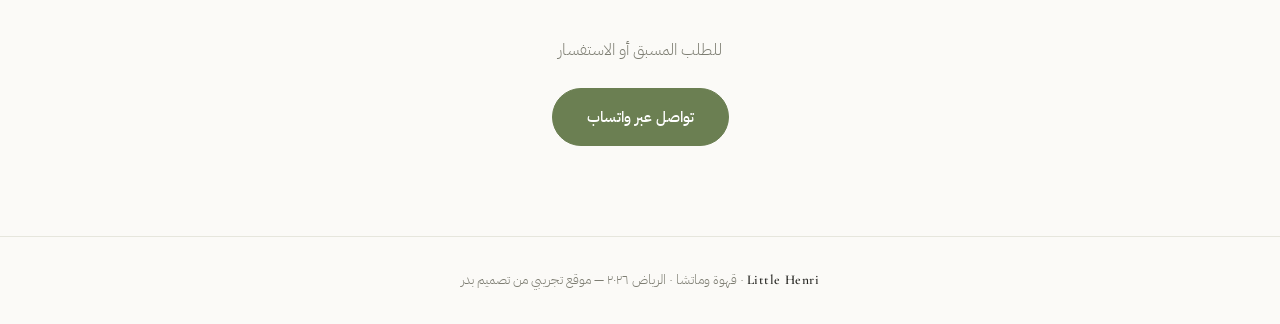
<file: littlehenri/index.html>
<!DOCTYPE html>
<html lang="ar" dir="rtl">
<head>
<meta charset="UTF-8" />
<meta name="viewport" content="width=device-width, initial-scale=1.0" />
<title>Little Henri — ليتل هنري | قهوة وماتشا في الرياض</title>
<meta name="description" content="Little Henri ليتل هنري — قهوة مختصة وماتشا في حي المروج، الرياض. تصميم مبدئي." />
<link rel="preconnect" href="https://fonts.googleapis.com" />
<link rel="preconnect" href="https://fonts.gstatic.com" crossorigin />
<link href="https://fonts.googleapis.com/css2?family=Cormorant+Garamond:ital,wght@0,500;0,600;1,500&family=IBM+Plex+Sans+Arabic:wght@300;400;500;600&display=swap" rel="stylesheet" />
<style>
  :root {
    --paper: #fbfaf7;
    --paper2: #f2f3ec;
    --ink: #262622;
    --muted: #7d7d72;
    --matcha: #6b7f52;
    --matcha-deep: #55663f;
    --line: #e6e6dd;
    --latin: "Cormorant Garamond", serif;
    --body: "IBM Plex Sans Arabic", sans-serif;
  }
  * { margin: 0; padding: 0; box-sizing: border-box; }
  html { scroll-behavior: smooth; }
  body { background: var(--paper); color: var(--ink); font-family: var(--body); font-weight: 300; line-height: 2; -webkit-font-smoothing: antialiased; }
  a { color: inherit; text-decoration: none; }
  .container { max-width: 920px; margin: 0 auto; padding: 0 28px; }
  .latin { font-family: var(--latin); letter-spacing: .04em; }

  .draft-note { background: var(--ink); color: var(--paper); text-align: center; font-size: .8rem; padding: 8px 16px; }
  .draft-note b { color: #cdd9b8; }

  .btn {
    display: inline-block; font-size: .95rem; font-weight: 500;
    padding: 13px 34px; border: 1px solid var(--ink); border-radius: 999px;
    transition: all .2s ease;
  }
  .btn:hover { background: var(--ink); color: var(--paper); }
  .btn-solid { background: var(--matcha); border-color: var(--matcha); color: #fff; }
  .btn-solid:hover { background: var(--matcha-deep); border-color: var(--matcha-deep); }

  nav { position: sticky; top: 0; z-index: 50; background: rgba(251,250,247,.95); border-bottom: 1px solid var(--line); }
  .nav-inner { display: flex; align-items: center; justify-content: space-between; padding: 16px 28px; max-width: 920px; margin: 0 auto; }
  .logo { font-family: var(--latin); font-weight: 600; font-size: 1.45rem; }
  .logo span { color: var(--matcha); font-style: italic; }
  .nav-links { display: flex; gap: 32px; font-size: .95rem; color: var(--muted); }
  .nav-links a:hover { color: var(--matcha); }

  header { text-align: center; padding: 110px 0 96px; }
  .kicker { font-size: .85rem; letter-spacing: .28em; color: var(--matcha); margin-bottom: 26px; }
  h1 { font-family: var(--latin); font-weight: 500; font-size: clamp(3.2rem, 9vw, 5.4rem); line-height: 1.05; margin-bottom: 6px; }
  h1 em { color: var(--matcha); }
  .hero-ar { font-size: 1.2rem; font-weight: 400; margin: 18px 0 10px; }
  .hero-sub { font-size: 1.02rem; color: var(--muted); max-width: 460px; margin: 0 auto 44px; }
  .hero-actions { display: flex; gap: 14px; justify-content: center; flex-wrap: wrap; }
  .hero-rule { width: 36px; height: 1px; background: var(--matcha); margin: 52px auto 22px; }
  .hero-meta { font-size: .9rem; color: var(--muted); }

  section { padding: 90px 0; }
  .sec-head { text-align: center; margin-bottom: 58px; }
  .tag { display: block; font-size: .78rem; letter-spacing: .28em; color: var(--matcha); margin-bottom: 12px; }
  h2 { font-family: var(--latin); font-weight: 600; font-size: clamp(1.8rem, 4vw, 2.3rem); }
  h2.ar { font-family: var(--body); font-weight: 500; }

  .menu-wrap { max-width: 600px; margin: 0 auto; }
  .menu-cat { margin-bottom: 58px; }
  .menu-cat:last-child { margin-bottom: 0; }
  .cat-title { text-align: center; font-weight: 500; font-size: 1.15rem; margin-bottom: 8px; }
  .cat-sub { text-align: center; font-family: var(--latin); font-style: italic; color: var(--matcha); font-size: 1rem; margin-bottom: 28px; }
  .dish { display: flex; align-items: baseline; gap: 14px; padding: 12px 0; }
  .dish .n { font-weight: 500; font-size: 1rem; white-space: nowrap; }
  .dish .d { font-size: .84rem; color: var(--muted); overflow: hidden; text-overflow: ellipsis; white-space: nowrap; }
  .dish .dots { flex: 1; border-bottom: 1px dotted var(--line); transform: translateY(-4px); min-width: 20px; }
  .dish .p { font-weight: 500; white-space: nowrap; color: var(--matcha-deep); }
  .menu-note { text-align: center; color: var(--muted); font-size: .78rem; margin-top: 36px; }

  .about { background: var(--paper2); border-top: 1px solid var(--line); border-bottom: 1px solid var(--line); }
  .about-inner { max-width: 580px; margin: 0 auto; text-align: center; }
  .about-inner h2 { margin-bottom: 24px; }
  .about-inner p { color: #5b5b52; margin-bottom: 16px; font-size: 1.02rem; }
  .about-inner .sig { font-family: var(--latin); font-style: italic; font-size: 1.2rem; color: var(--matcha); margin-top: 8px; }

  .info-grid { display: grid; grid-template-columns: repeat(3, 1fr); border: 1px solid var(--line); }
  .info-cell { padding: 40px 28px; text-align: center; }
  .info-cell + .info-cell { border-right: 1px solid var(--line); }
  .info-cell b { display: block; font-weight: 500; font-size: 1.05rem; margin-bottom: 10px; }
  .info-cell span { color: var(--muted); font-size: .93rem; }
  .info-cell a { color: var(--matcha-deep); }
  .visit-cta { text-align: center; margin-top: 52px; }
  .visit-cta p { color: var(--muted); margin-bottom: 22px; }

  footer { border-top: 1px solid var(--line); padding: 30px 0; text-align: center; color: var(--muted); font-size: .84rem; }
  footer .latin { color: var(--ink); font-weight: 600; }

  @media (max-width: 740px) {
    .nav-links { display: none; }
    header { padding: 78px 0 66px; }
    section { padding: 64px 0; }
    .info-grid { grid-template-columns: 1fr; }
    .info-cell + .info-cell { border-right: none; border-top: 1px solid var(--line); }
    .dish .d { display: none; }
  }
</style>
</head>
<body>

<div class="draft-note">تصميم مبدئي مجاني — أعدّه <b>بدر</b> لفريق Little Henri · قابل للتعديل الكامل</div>

<nav>
  <div class="nav-inner">
    <div class="logo latin">Little <span>Henri</span></div>
    <div class="nav-links">
      <a href="#menu">القائمة</a>
      <a href="#about">من نحن</a>
      <a href="#visit">زورونا</a>
    </div>
    <a class="btn" style="padding:9px 22px; font-size:.85rem" href="#visit">الموقع</a>
  </div>
</nav>

<header>
  <div class="container">
    <div class="kicker">قهوة مختصة · ماتشا</div>
    <h1 class="latin">Little <em>Henri</em></h1>
    <p class="hero-ar">ركن صغير… لمزاج كبير</p>
    <p class="hero-sub">قهوة تُحضّر بعناية، وماتشا تُخفق طازجة عند الطلب — في قلب حي المروج.</p>
    <div class="hero-actions">
      <a class="btn btn-solid" href="#menu">القائمة</a>
      <a class="btn" href="https://www.instagram.com/littlehenrii" target="_blank" rel="noopener">إنستغرام</a>
    </div>
    <div class="hero-rule"></div>
    <div class="hero-meta">الرياض — حي المروج · يوميًا من ٦ صباحًا حتى ١٢ منتصف الليل</div>
  </div>
</header>

<section id="menu">
  <div class="container">
    <div class="sec-head">
      <span class="tag">القائمة</span>
      <h2 class="ar">قائمتنا</h2>
    </div>
    <div class="menu-wrap">
      <div class="menu-cat">
        <div class="cat-title">الماتشا</div>
        <div class="cat-sub latin">whisked to order</div>
        <div class="dish"><span class="n">ماتشا كلاود بالفراولة</span><span class="d">الأكثر طلبًا</span><span class="dots"></span><span class="p">٢٦ ر.س</span></div>
        <div class="dish"><span class="n">ماتشا كلاود بالمانجو</span><span class="d"></span><span class="dots"></span><span class="p">٢٦ ر.س</span></div>
        <div class="dish"><span class="n">آيس ماتشا لاتيه</span><span class="d">كلاسيكي</span><span class="dots"></span><span class="p">٢٢ ر.س</span></div>
        <div class="dish"><span class="n">ماتشا حار</span><span class="d"></span><span class="dots"></span><span class="p">٢٠ ر.س</span></div>
      </div>
      <div class="menu-cat">
        <div class="cat-title">القهوة</div>
        <div class="cat-sub latin">specialty beans</div>
        <div class="dish"><span class="n">فلات وايت</span><span class="d"></span><span class="dots"></span><span class="p">١٧ ر.س</span></div>
        <div class="dish"><span class="n">لاتيه</span><span class="d">حار أو بارد</span><span class="dots"></span><span class="p">١٨ ر.س</span></div>
        <div class="dish"><span class="n">سبانش لاتيه</span><span class="d"></span><span class="dots"></span><span class="p">٢١ ر.س</span></div>
        <div class="dish"><span class="n">في سكستي V60</span><span class="d">تقطير</span><span class="dots"></span><span class="p">٢٠ ر.س</span></div>
      </div>
      <div class="menu-cat">
        <div class="cat-title">الحلا</div>
        <div class="cat-sub latin">baked daily</div>
        <div class="dish"><span class="n">كوكيز الماتشا</span><span class="d">وصفتنا الخاصة</span><span class="dots"></span><span class="p">١٤ ر.س</span></div>
        <div class="dish"><span class="n">كرواسون زبدة</span><span class="d"></span><span class="dots"></span><span class="p">١٣ ر.س</span></div>
        <div class="dish"><span class="n">تشيز كيك يوزو</span><span class="d"></span><span class="dots"></span><span class="p">٢٤ ر.س</span></div>
      </div>
    </div>
    <p class="menu-note">الأسعار في هذا النموذج تجريبية للعرض — تُستبدل بقائمة Little Henri الفعلية</p>
  </div>
</section>

<section id="about" class="about">
  <div class="container">
    <div class="about-inner">
      <span class="tag">من نحن</span>
      <h2 class="ar">ركن صغير بروح باريسية</h2>
      <p>بدأنا Little Henri بفكرة بسيطة: مكان صغير يهتم بالتفاصيل الكبيرة. ماتشا تُخفق أمامك عند الطلب، قهوة من محمصات مختارة، ومخبوزات تطلع من فرننا كل صباح.</p>
      <p>إذا شفت الطابور عندنا — صدّقنا، له سبب.</p>
      <p class="sig">Little Henri</p>
    </div>
  </div>
</section>

<section id="visit">
  <div class="container">
    <div class="sec-head">
      <span class="tag">زورونا</span>
      <h2 class="ar">الموقع</h2>
    </div>
    <div class="info-grid">
      <div class="info-cell">
        <b>العنوان</b>
        <span>الرياض — حي المروج<br />(يُستبدل بالعنوان الدقيق ورابط الخريطة)</span>
      </div>
      <div class="info-cell">
        <b>أوقات العمل</b>
        <span>يوميًا: ٦ صباحًا — ١٢ منتصف الليل<br />(تُعدّل حسب أوقاتكم الفعلية)</span>
      </div>
      <div class="info-cell">
        <b>تابعونا</b>
        <span><a href="https://www.instagram.com/littlehenrii" target="_blank" rel="noopener">littlehenrii@</a></span>
      </div>
    </div>
    <div class="visit-cta">
      <p>للطلب المسبق أو الاستفسار</p>
      <a class="btn btn-solid" href="#">تواصل عبر واتساب</a>
    </div>
  </div>
</section>

<footer>
  <div class="container"><span class="latin">Little Henri</span> · قهوة وماتشا · الرياض ٢٠٢٦ — موقع تجريبي من تصميم بدر</div>
</footer>

</body>
</html>
</file>
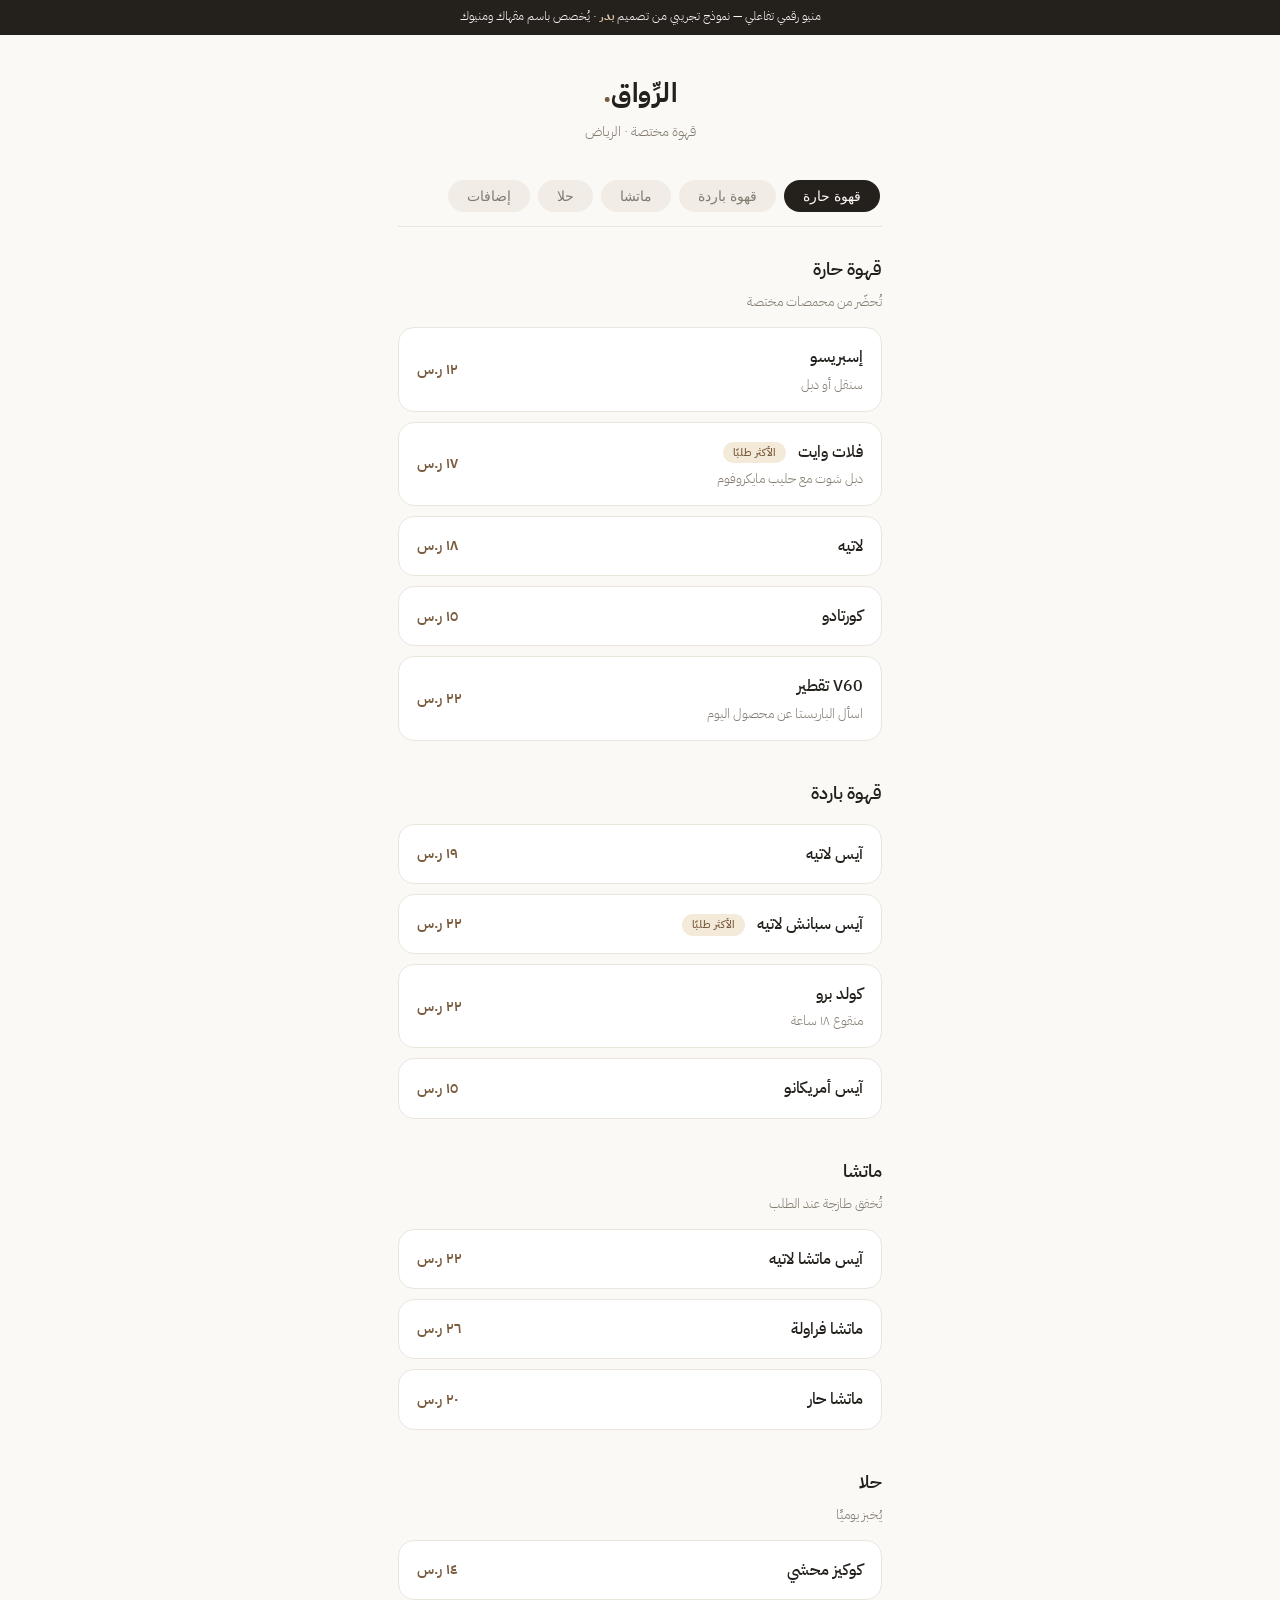
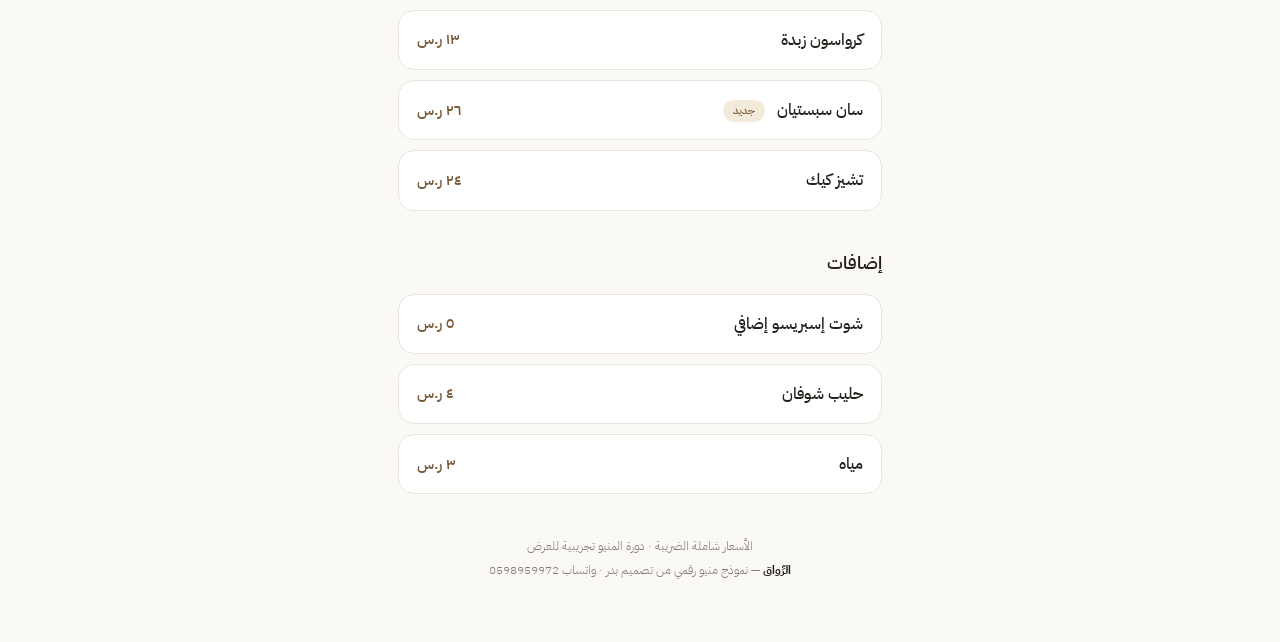
<file: menu/index.html>
<!DOCTYPE html>
<html lang="ar" dir="rtl">
<head>
<meta charset="UTF-8" />
<meta name="viewport" content="width=device-width, initial-scale=1.0" />
<title>الرِّواق — المنيو</title>
<meta name="description" content="منيو رقمي تفاعلي — نموذج تجريبي من تصميم بدر." />
<link rel="preconnect" href="https://fonts.googleapis.com" />
<link rel="preconnect" href="https://fonts.gstatic.com" crossorigin />
<link href="https://fonts.googleapis.com/css2?family=IBM+Plex+Sans+Arabic:wght@300;400;500;600;700&display=swap" rel="stylesheet" />
<style>
  :root {
    --paper: #faf9f6;
    --card: #ffffff;
    --ink: #24211d;
    --muted: #837b70;
    --accent: #7a5c3e;
    --line: #eae6de;
    --chip: #f1ede6;
  }
  * { margin: 0; padding: 0; box-sizing: border-box; }
  html { scroll-behavior: smooth; }
  body { background: var(--paper); color: var(--ink); font-family: "IBM Plex Sans Arabic", sans-serif; font-weight: 300; line-height: 1.8; -webkit-font-smoothing: antialiased; }
  .wrap { max-width: 520px; margin: 0 auto; padding: 0 18px 60px; }

  .draft-note { background: var(--ink); color: var(--paper); text-align: center; font-size: .72rem; padding: 7px 12px; }
  .draft-note b { color: #d8c3a5; }

  .head { text-align: center; padding: 34px 0 22px; }
  .head .logo { font-weight: 700; font-size: 1.7rem; letter-spacing: .02em; }
  .head .logo span { color: var(--accent); }
  .head .sub { color: var(--muted); font-size: .85rem; margin-top: 2px; }

  .chips {
    position: sticky; top: 0; z-index: 40;
    background: var(--paper);
    display: flex; gap: 8px; overflow-x: auto; padding: 14px 2px;
    border-bottom: 1px solid var(--line);
    scrollbar-width: none;
  }
  .chips::-webkit-scrollbar { display: none; }
  .chip {
    flex: 0 0 auto; font-size: .88rem; font-weight: 500;
    background: var(--chip); color: var(--muted);
    border: 1px solid transparent; border-radius: 999px;
    padding: 7px 18px; cursor: pointer; transition: all .18s ease;
  }
  .chip.active { background: var(--ink); color: var(--paper); }

  .cat { padding-top: 26px; }
  .cat-title { font-weight: 600; font-size: 1.15rem; margin-bottom: 4px; }
  .cat-note { color: var(--muted); font-size: .8rem; margin-bottom: 14px; }
  .item {
    background: var(--card); border: 1px solid var(--line); border-radius: 16px;
    padding: 15px 18px; margin-bottom: 10px;
    display: flex; align-items: center; justify-content: space-between; gap: 14px;
  }
  .item .n { font-weight: 500; font-size: .98rem; }
  .item .d { color: var(--muted); font-size: .8rem; margin-top: 1px; }
  .item .p { font-weight: 600; color: var(--accent); white-space: nowrap; font-size: .95rem; }
  .badge { display: inline-block; font-size: .68rem; font-weight: 500; color: var(--accent); background: #f3ead9; border-radius: 999px; padding: 1px 10px; margin-right: 8px; vertical-align: middle; }

  .foot { text-align: center; color: var(--muted); font-size: .78rem; margin-top: 40px; line-height: 1.9; }
  .foot b { color: var(--ink); }
</style>
</head>
<body>

<div class="draft-note">منيو رقمي تفاعلي — نموذج تجريبي من تصميم <b>بدر</b> · يُخصص باسم مقهاك ومنيوك</div>

<div class="wrap">
  <div class="head">
    <div class="logo">الرِّواق<span>.</span></div>
    <div class="sub">قهوة مختصة · الرياض</div>
  </div>

  <div class="chips" id="chips">
    <button class="chip active" data-target="hot">قهوة حارة</button>
    <button class="chip" data-target="cold">قهوة باردة</button>
    <button class="chip" data-target="matcha">ماتشا</button>
    <button class="chip" data-target="dessert">حلا</button>
    <button class="chip" data-target="extra">إضافات</button>
  </div>

  <div class="cat" id="hot">
    <div class="cat-title">قهوة حارة</div>
    <div class="cat-note">تُحضّر من محمصات مختصة</div>
    <div class="item"><div><div class="n">إسبريسو</div><div class="d">سنقل أو دبل</div></div><div class="p">١٢ ر.س</div></div>
    <div class="item"><div><div class="n">فلات وايت <span class="badge">الأكثر طلبًا</span></div><div class="d">دبل شوت مع حليب مايكروفوم</div></div><div class="p">١٧ ر.س</div></div>
    <div class="item"><div><div class="n">لاتيه</div></div><div class="p">١٨ ر.س</div></div>
    <div class="item"><div><div class="n">كورتادو</div></div><div class="p">١٥ ر.س</div></div>
    <div class="item"><div><div class="n">V60 تقطير</div><div class="d">اسأل الباريستا عن محصول اليوم</div></div><div class="p">٢٢ ر.س</div></div>
  </div>

  <div class="cat" id="cold">
    <div class="cat-title">قهوة باردة</div>
    <div class="cat-note"></div>
    <div class="item"><div><div class="n">آيس لاتيه</div></div><div class="p">١٩ ر.س</div></div>
    <div class="item"><div><div class="n">آيس سبانش لاتيه <span class="badge">الأكثر طلبًا</span></div></div><div class="p">٢٢ ر.س</div></div>
    <div class="item"><div><div class="n">كولد برو</div><div class="d">منقوع ١٨ ساعة</div></div><div class="p">٢٢ ر.س</div></div>
    <div class="item"><div><div class="n">آيس أمريكانو</div></div><div class="p">١٥ ر.س</div></div>
  </div>

  <div class="cat" id="matcha">
    <div class="cat-title">ماتشا</div>
    <div class="cat-note">تُخفق طازجة عند الطلب</div>
    <div class="item"><div><div class="n">آيس ماتشا لاتيه</div></div><div class="p">٢٢ ر.س</div></div>
    <div class="item"><div><div class="n">ماتشا فراولة</div></div><div class="p">٢٦ ر.س</div></div>
    <div class="item"><div><div class="n">ماتشا حار</div></div><div class="p">٢٠ ر.س</div></div>
  </div>

  <div class="cat" id="dessert">
    <div class="cat-title">حلا</div>
    <div class="cat-note">يُخبز يوميًا</div>
    <div class="item"><div><div class="n">كوكيز محشي</div></div><div class="p">١٤ ر.س</div></div>
    <div class="item"><div><div class="n">كرواسون زبدة</div></div><div class="p">١٣ ر.س</div></div>
    <div class="item"><div><div class="n">سان سبستيان <span class="badge">جديد</span></div></div><div class="p">٢٦ ر.س</div></div>
    <div class="item"><div><div class="n">تشيز كيك</div></div><div class="p">٢٤ ر.س</div></div>
  </div>

  <div class="cat" id="extra">
    <div class="cat-title">إضافات</div>
    <div class="cat-note"></div>
    <div class="item"><div><div class="n">شوت إسبريسو إضافي</div></div><div class="p">٥ ر.س</div></div>
    <div class="item"><div><div class="n">حليب شوفان</div></div><div class="p">٤ ر.س</div></div>
    <div class="item"><div><div class="n">مياه</div></div><div class="p">٣ ر.س</div></div>
  </div>

  <div class="foot">
    الأسعار شاملة الضريبة · دورة المنيو تجريبية للعرض<br />
    <b>الرِّواق</b> — نموذج منيو رقمي من تصميم بدر · واتساب <span dir="ltr">0598959972</span>
  </div>
</div>

<script>
  (function () {
    var chips = document.querySelectorAll(".chip");
    var cats = [];
    chips.forEach(function (c) {
      var el = document.getElementById(c.dataset.target);
      cats.push({ chip: c, el: el });
      c.addEventListener("click", function () {
        var y = el.getBoundingClientRect().top + window.scrollY - 64;
        window.scrollTo({ top: y, behavior: "smooth" });
      });
    });
    function onScroll() {
      var pos = window.scrollY + 120;
      var current = cats[0];
      cats.forEach(function (c) { if (c.el.offsetTop <= pos) current = c; });
      cats.forEach(function (c) { c.chip.classList.toggle("active", c === current); });
    }
    window.addEventListener("scroll", onScroll, { passive: true });
    onScroll();
  })();
</script>

</body>
</html>
</file>
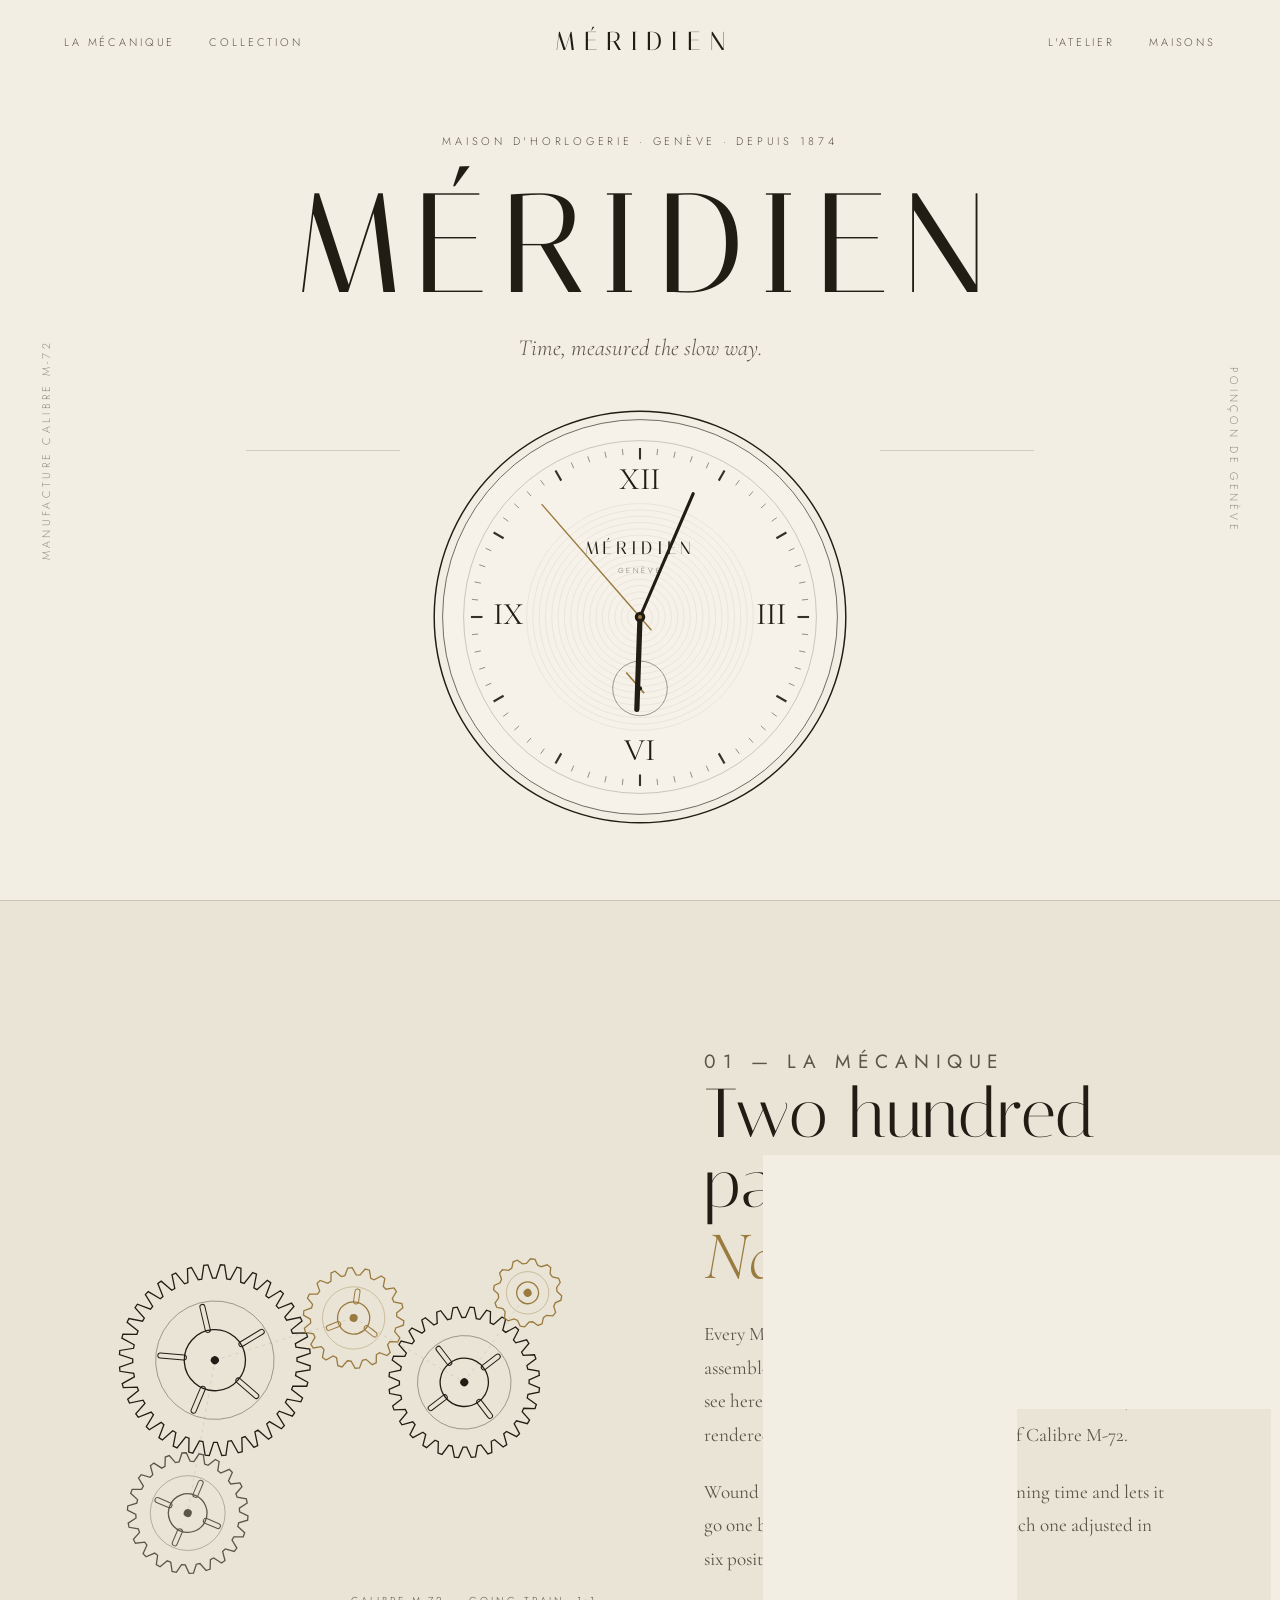
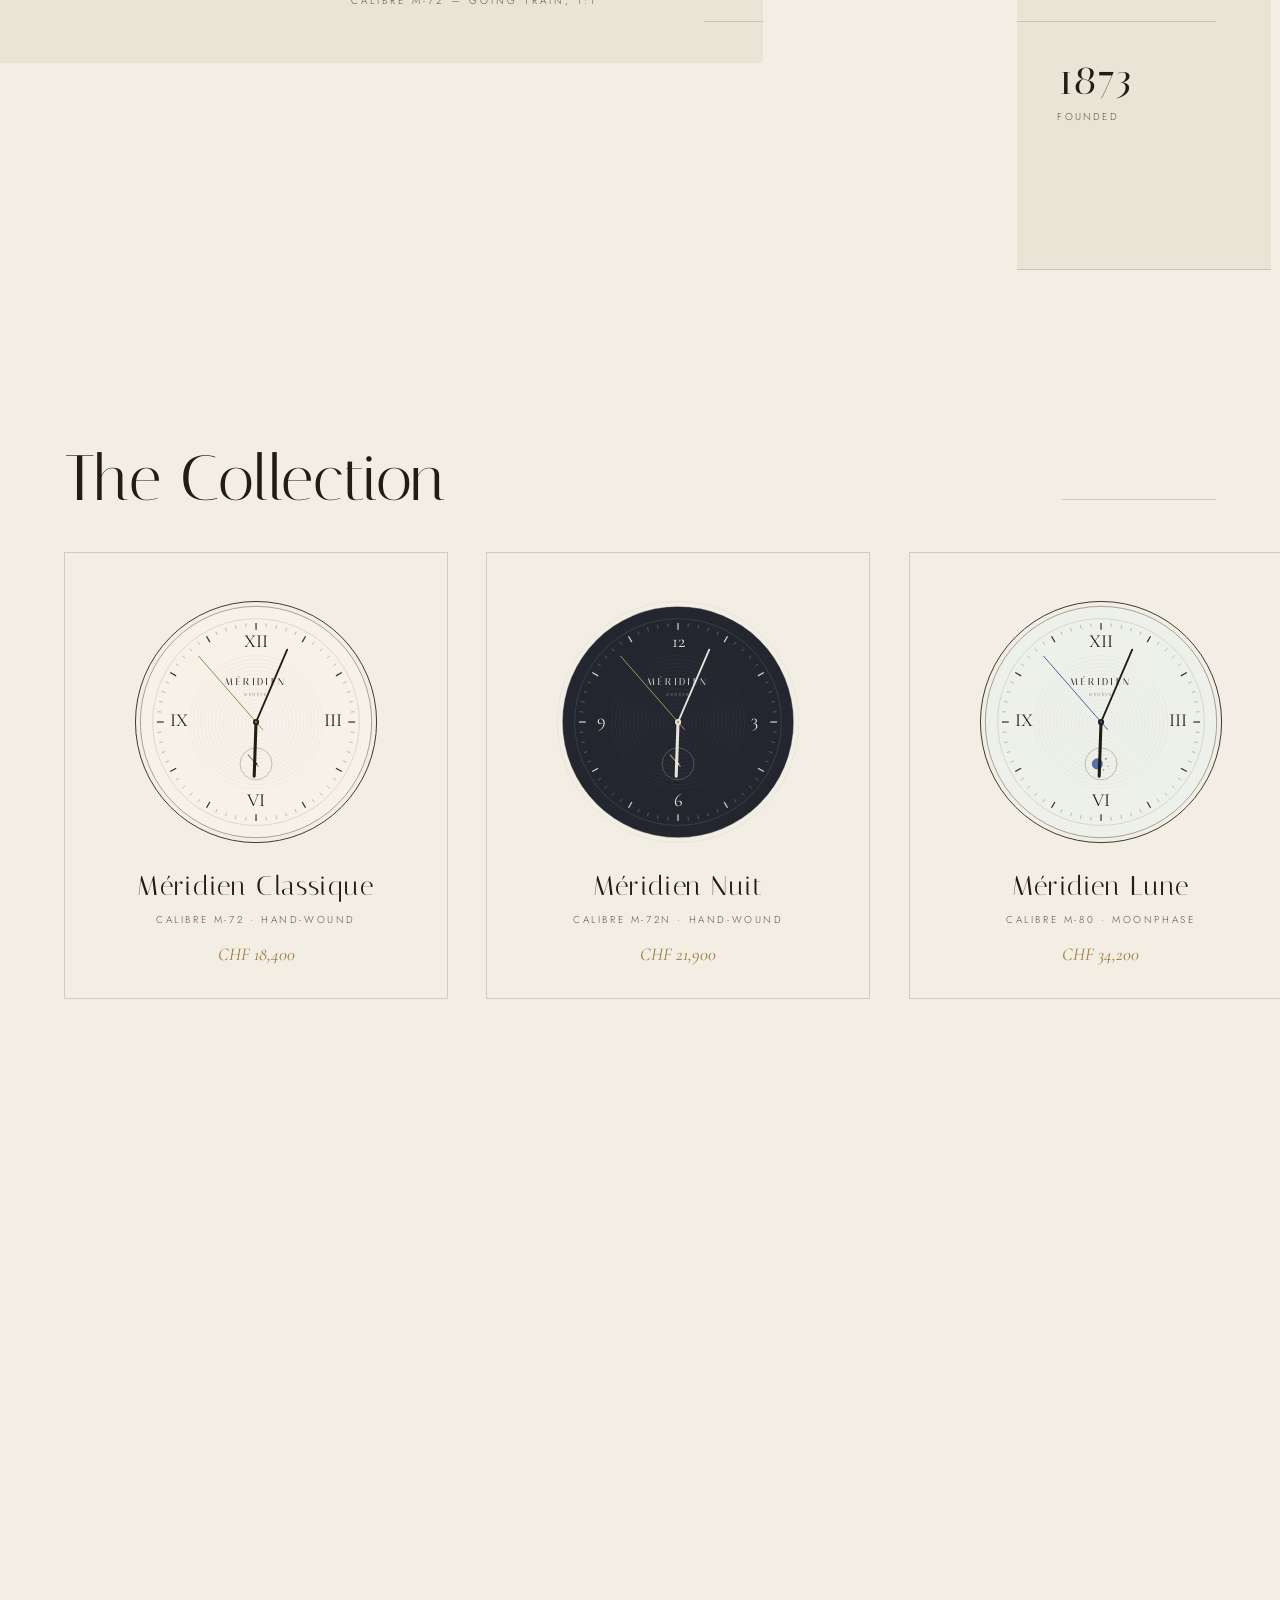
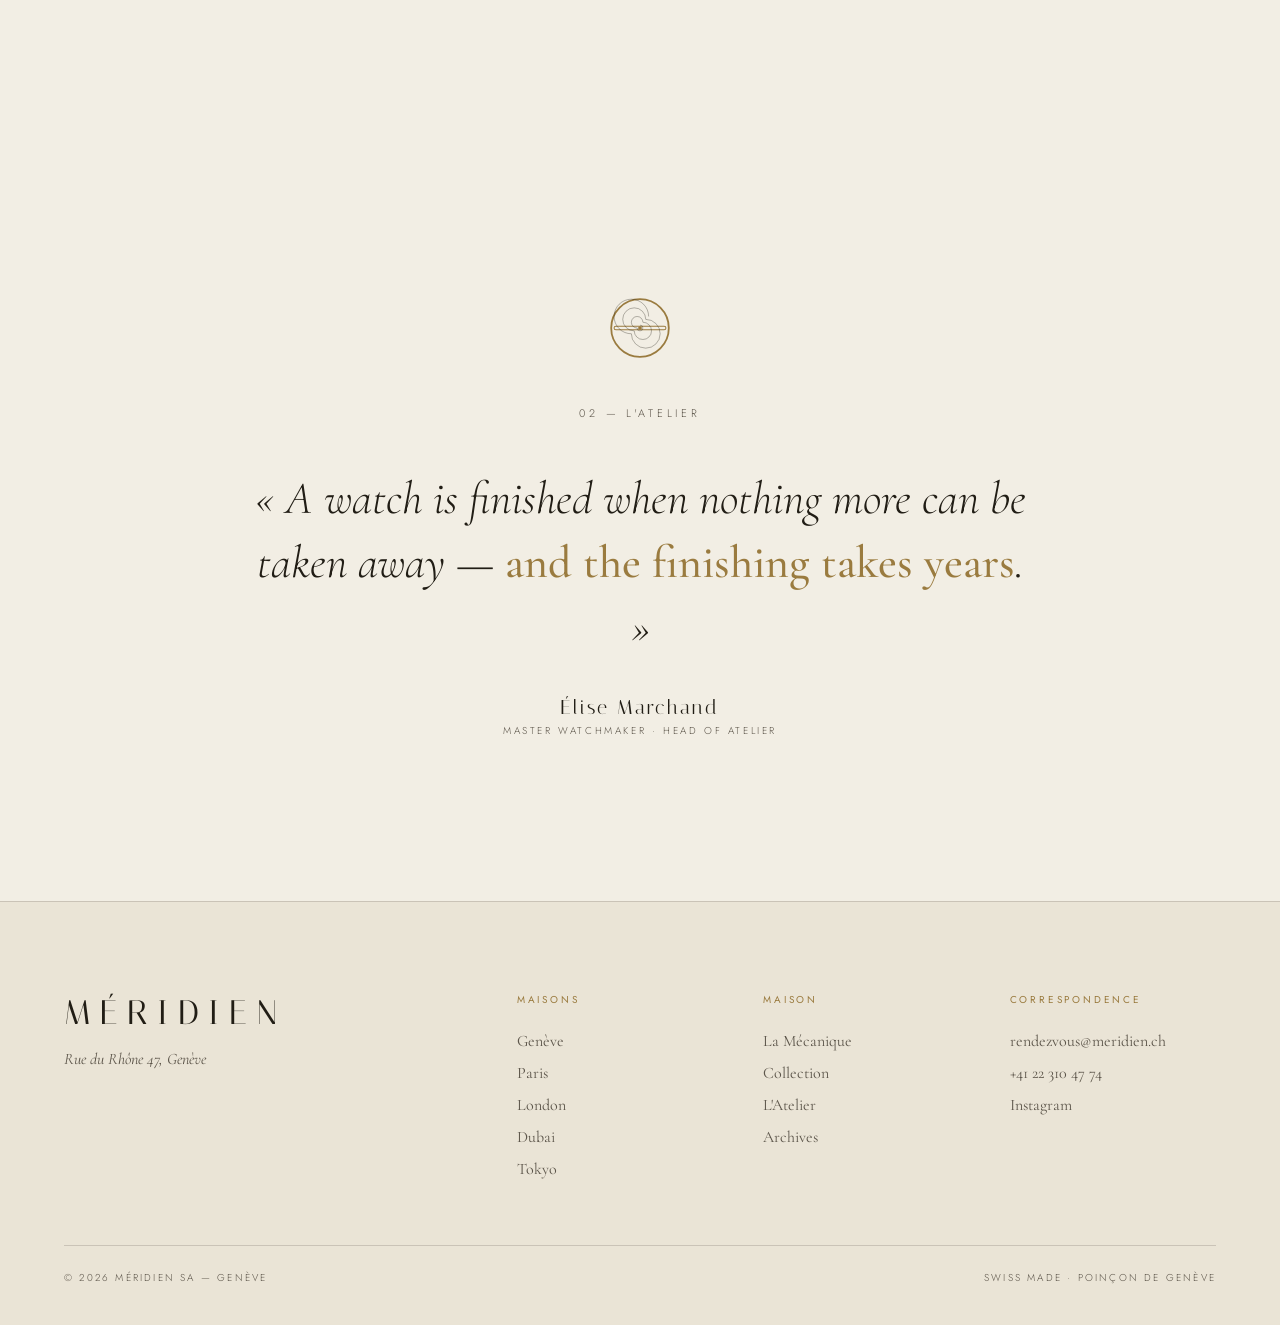
<file: meridien/index.html>
<!DOCTYPE html>
<html lang="en">
<head>
<meta charset="UTF-8">
<meta name="viewport" content="width=device-width, initial-scale=1.0">
<title>Méridien — Maison d'Horlogerie, Genève</title>
<meta name="description" content="Méridien. Mechanical watchmaking in the classical tradition since 1874. Geneva.">
<link rel="preconnect" href="https://fonts.googleapis.com">
<link rel="preconnect" href="https://fonts.gstatic.com" crossorigin>
<link href="https://fonts.googleapis.com/css2?family=Italiana&family=Cormorant+Garamond:ital,wght@0,300;0,400;0,500;1,300;1,400&family=Jost:wght@200;300;400&display=swap" rel="stylesheet">
<style>
  :root {
    --paper: #f2eee4;
    --paper-2: #eae4d6;
    --ink: #211d15;
    --ink-soft: #5c554a;
    --gold: #9a7b3f;
    --gold-soft: #b89a5e;
    --hair: rgba(33, 29, 21, .16);
    --serif: "Cormorant Garamond", Georgia, serif;
    --display: "Italiana", serif;
    --sans: "Jost", system-ui, sans-serif;
  }
  * { margin: 0; padding: 0; box-sizing: border-box; }
  html { scroll-behavior: smooth; }
  body {
    background: var(--paper);
    color: var(--ink);
    font-family: var(--serif);
    overflow-x: hidden;
    -webkit-font-smoothing: antialiased;
  }
  ::selection { background: var(--gold); color: var(--paper); }

  .label {
    font-family: var(--sans);
    font-weight: 300;
    font-size: 11px;
    letter-spacing: .34em;
    text-transform: uppercase;
    color: var(--ink-soft);
  }
  .gold { color: var(--gold); }

  /* ---------- header ---------- */
  header {
    position: fixed;
    top: 0; left: 0; right: 0;
    z-index: 50;
    display: grid;
    grid-template-columns: 1fr auto 1fr;
    align-items: center;
    padding: 26px clamp(22px, 5vw, 64px);
    transition: background .5s, box-shadow .5s;
  }
  header.scrolled {
    background: rgba(242, 238, 228, .92);
    backdrop-filter: blur(8px);
    box-shadow: 0 1px 0 var(--hair);
  }
  .brand {
    font-family: var(--display);
    font-size: 26px;
    letter-spacing: .34em;
    text-indent: .34em;
    text-align: center;
    color: var(--ink);
    text-decoration: none;
  }
  header nav { display: flex; gap: 34px; }
  header nav.right { justify-content: flex-end; }
  header nav a {
    font-family: var(--sans);
    font-weight: 300;
    font-size: 11px;
    letter-spacing: .26em;
    text-transform: uppercase;
    color: var(--ink-soft);
    text-decoration: none;
    position: relative;
    transition: color .35s;
  }
  header nav a::after {
    content: "";
    position: absolute;
    left: 0; bottom: -6px;
    width: 100%; height: 1px;
    background: var(--gold);
    transform: scaleX(0);
    transform-origin: right;
    transition: transform .45s cubic-bezier(.6,0,.2,1);
  }
  header nav a:hover { color: var(--ink); }
  header nav a:hover::after { transform: scaleX(1); transform-origin: left; }
  @media (max-width: 760px) { header nav { display: none; } header { grid-template-columns: 1fr; } }

  /* ---------- hero ---------- */
  .hero {
    min-height: 100svh;
    display: flex;
    flex-direction: column;
    align-items: center;
    justify-content: center;
    text-align: center;
    position: relative;
    padding: 120px 24px 60px;
  }
  .hero .label { margin-bottom: 3.2vh; }
  .hero h1 {
    font-family: var(--display);
    font-weight: 400;
    font-size: clamp(58px, 11vw, 168px);
    line-height: .95;
    letter-spacing: .1em;
    text-indent: .1em;
  }
  .hero .tagline {
    font-style: italic;
    font-weight: 300;
    font-size: clamp(17px, 2vw, 23px);
    color: var(--ink-soft);
    margin-top: 2.4vh;
  }
  .hero-watch {
    margin-top: 5vh;
    width: clamp(260px, 34vw, 420px);
    position: relative;
    animation: watchIn 1.8s cubic-bezier(.16,1,.3,1) .25s both;
  }
  @keyframes watchIn {
    from { opacity: 0; transform: translateY(46px) scale(.965); }
  }
  .hero-watch svg { width: 100%; height: auto; display: block; }
  .hero-rule {
    position: absolute;
    top: 50%;
    width: clamp(30px, 12vw, 220px);
    height: 1px;
    background: var(--hair);
  }
  .hero-rule.l { right: calc(50% + clamp(150px, 19vw, 240px)); }
  .hero-rule.r { left: calc(50% + clamp(150px, 19vw, 240px)); }
  .hero-side {
    position: absolute;
    top: 50%;
    transform: translateY(-50%);
    font-family: var(--sans);
    font-weight: 200;
    font-size: 11px;
    letter-spacing: .3em;
    text-transform: uppercase;
    color: var(--ink-soft);
    writing-mode: vertical-rl;
  }
  .hero-side.l { left: clamp(14px, 3vw, 48px); transform: translateY(-50%) rotate(180deg); }
  .hero-side.r { right: clamp(14px, 3vw, 48px); }
  @media (max-width: 760px) { .hero-side, .hero-rule { display: none; } }

  /* ---------- shared section chrome ---------- */
  section { position: relative; }
  .sec-label {
    display: flex;
    align-items: center;
    gap: 22px;
    margin-bottom: clamp(36px, 6vh, 64px);
  }
  .sec-label::before, .sec-label::after {
    content: "";
    height: 1px;
    background: var(--hair);
    flex: 1;
  }
  .sec-label span { white-space: nowrap; }

  /* ---------- mechanique ---------- */
  .mech {
    padding: clamp(90px, 16vh, 160px) clamp(22px, 5vw, 64px);
    background: var(--paper-2);
    border-top: 1px solid var(--hair);
    border-bottom: 1px solid var(--hair);
  }
  .mech-grid {
    display: grid;
    grid-template-columns: 1.1fr 1fr;
    gap: clamp(40px, 6vw, 100px);
    align-items: center;
    max-width: 1280px;
    margin: 0 auto;
  }
  .mech-gears svg { width: 100%; height: auto; display: block; }
  .mech-copy h2 {
    font-family: var(--display);
    font-weight: 400;
    font-size: clamp(40px, 5.4vw, 76px);
    line-height: 1.02;
    margin-bottom: 3vh;
  }
  .mech-copy h2 em { font-family: var(--serif); font-style: italic; font-weight: 300; color: var(--gold); }
  .mech-copy p {
    font-size: clamp(17px, 1.5vw, 20px);
    font-weight: 400;
    line-height: 1.75;
    color: var(--ink-soft);
    max-width: 52ch;
  }
  .mech-copy p + p { margin-top: 1.2em; }
  .mech-stats {
    display: grid;
    grid-template-columns: repeat(3, 1fr);
    gap: 18px;
    margin-top: 5vh;
    border-top: 1px solid var(--hair);
    padding-top: 3.5vh;
  }
  .stat b {
    display: block;
    font-family: var(--display);
    font-weight: 400;
    font-size: clamp(30px, 3.4vw, 48px);
    color: var(--ink);
  }
  .stat i {
    font-style: normal;
    font-family: var(--sans);
    font-weight: 300;
    font-size: 10px;
    letter-spacing: .22em;
    text-transform: uppercase;
    color: var(--ink-soft);
  }
  @media (max-width: 880px) { .mech-grid { grid-template-columns: 1fr; } }

  /* ---------- collection (horizontal scroll) ---------- */
  .collection { height: 340vh; }
  .coll-pin {
    position: sticky;
    top: 0;
    height: 100vh;
    overflow: hidden;
    display: flex;
    flex-direction: column;
    justify-content: center;
  }
  .coll-head {
    padding: 0 clamp(22px, 5vw, 64px);
    margin-bottom: 4vh;
    display: flex;
    justify-content: space-between;
    align-items: baseline;
  }
  .coll-head h2 {
    font-family: var(--display);
    font-weight: 400;
    font-size: clamp(38px, 5vw, 70px);
  }
  .coll-progress {
    width: clamp(80px, 12vw, 180px);
    height: 1px;
    background: var(--hair);
    position: relative;
  }
  .coll-progress i {
    position: absolute;
    left: 0; top: -1px;
    height: 3px;
    background: var(--gold);
    width: 0%;
  }
  .track {
    display: flex;
    gap: clamp(24px, 3vw, 48px);
    padding: 0 clamp(22px, 5vw, 64px);
    will-change: transform;
  }
  .piece {
    flex: 0 0 clamp(300px, 30vw, 430px);
    border: 1px solid var(--hair);
    background: var(--paper);
    padding: clamp(24px, 2.6vw, 40px);
    display: flex;
    flex-direction: column;
    align-items: center;
    text-align: center;
    transition: box-shadow .5s, transform .5s;
  }
  .piece:hover {
    box-shadow: 0 30px 60px -30px rgba(33,29,21,.25);
    transform: translateY(-6px);
  }
  .piece svg { width: 78%; height: auto; margin: 4% 0 8%; }
  .piece h3 {
    font-family: var(--display);
    font-weight: 400;
    font-size: 27px;
    letter-spacing: .06em;
  }
  .piece .cal {
    font-family: var(--sans);
    font-weight: 300;
    font-size: 10px;
    letter-spacing: .26em;
    text-transform: uppercase;
    color: var(--ink-soft);
    margin: 10px 0 16px;
  }
  .piece .price {
    font-style: italic;
    font-size: 18px;
    color: var(--gold);
  }
  .track .endcap {
    flex: 0 0 clamp(280px, 26vw, 380px);
    display: flex;
    align-items: center;
    justify-content: center;
  }
  .endcap a {
    font-family: var(--sans);
    font-weight: 300;
    letter-spacing: .3em;
    text-transform: uppercase;
    font-size: 12px;
    color: var(--ink);
    text-decoration: none;
    border: 1px solid var(--ink);
    border-radius: 999px;
    padding: 22px 38px;
    transition: background .4s, color .4s;
    white-space: nowrap;
  }
  .endcap a:hover { background: var(--ink); color: var(--paper); }

  /* ---------- atelier ---------- */
  .atelier {
    padding: clamp(90px, 18vh, 180px) clamp(22px, 5vw, 64px);
    max-width: 900px;
    margin: 0 auto;
    text-align: center;
  }
  .balance {
    width: 72px;
    margin: 0 auto 4vh;
  }
  .balance .osc {
    transform-origin: 50% 50%;
    animation: oscillate 1.05s cubic-bezier(.45,0,.55,1) infinite alternate;
  }
  @keyframes oscillate {
    from { transform: rotate(-30deg); }
    to { transform: rotate(30deg); }
  }
  .atelier blockquote {
    font-size: clamp(26px, 3.6vw, 46px);
    font-weight: 300;
    line-height: 1.4;
    font-style: italic;
  }
  .atelier blockquote strong { font-weight: 500; color: var(--gold); font-style: normal; }
  .atelier cite {
    display: block;
    margin-top: 4vh;
    font-style: normal;
  }
  .atelier cite b {
    display: block;
    font-family: var(--display);
    font-weight: 400;
    font-size: 20px;
    letter-spacing: .1em;
  }
  .atelier cite span {
    font-family: var(--sans);
    font-weight: 300;
    font-size: 10px;
    letter-spacing: .26em;
    text-transform: uppercase;
    color: var(--ink-soft);
  }

  /* ---------- footer ---------- */
  footer {
    border-top: 1px solid var(--hair);
    background: var(--paper-2);
    padding: clamp(60px, 10vh, 110px) clamp(22px, 5vw, 64px) 40px;
  }
  .foot-grid {
    max-width: 1280px;
    margin: 0 auto;
    display: grid;
    grid-template-columns: 2fr 1fr 1fr 1fr;
    gap: 40px;
  }
  .foot-grid .brand-foot {
    font-family: var(--display);
    font-size: 34px;
    letter-spacing: .3em;
  }
  .foot-grid h4 {
    font-family: var(--sans);
    font-weight: 400;
    font-size: 10px;
    letter-spacing: .28em;
    text-transform: uppercase;
    color: var(--gold);
    margin-bottom: 18px;
  }
  .foot-grid ul { list-style: none; }
  .foot-grid li {
    font-size: 16px;
    color: var(--ink-soft);
    line-height: 2;
  }
  .foot-grid a { color: inherit; text-decoration: none; transition: color .3s; }
  .foot-grid a:hover { color: var(--ink); }
  .foot-base {
    max-width: 1280px;
    margin: 60px auto 0;
    padding-top: 24px;
    border-top: 1px solid var(--hair);
    display: flex;
    justify-content: space-between;
    flex-wrap: wrap;
    gap: 12px;
    font-family: var(--sans);
    font-weight: 300;
    font-size: 10px;
    letter-spacing: .22em;
    text-transform: uppercase;
    color: var(--ink-soft);
  }
  @media (max-width: 880px) { .foot-grid { grid-template-columns: 1fr 1fr; } }

  /* ---------- reveal ---------- */
  .rv { opacity: 0; transform: translateY(30px); transition: opacity 1.1s ease, transform 1.1s cubic-bezier(.16,1,.3,1); }
  .rv.in { opacity: 1; transform: none; }
  .rv-d1 { transition-delay: .12s; }
  .rv-d2 { transition-delay: .24s; }

  @media (prefers-reduced-motion: reduce) {
    html { scroll-behavior: auto; }
    *, *::before, *::after { transition-duration: .01ms !important; animation: none !important; }
    .rv { opacity: 1; transform: none; }
  }
</style>
</head>
<body>

<header id="hdr">
  <nav>
    <a href="#mecanique">La Mécanique</a>
    <a href="#collection">Collection</a>
  </nav>
  <a class="brand" href="#">MÉRIDIEN</a>
  <nav class="right">
    <a href="#atelier">L'Atelier</a>
    <a href="#maisons">Maisons</a>
  </nav>
</header>

<section class="hero">
  <p class="label rv in">Maison d'Horlogerie · Genève · Depuis 1874</p>
  <h1>MÉRIDIEN</h1>
  <p class="tagline">Time, measured the slow way.</p>
  <span class="hero-rule l"></span>
  <span class="hero-rule r"></span>
  <span class="hero-side l">Manufacture Calibre M-72</span>
  <span class="hero-side r">Poinçon de Genève</span>
  <div class="hero-watch" id="hero-watch"></div>
</section>

<section class="mech" id="mecanique">
  <div class="mech-grid">
    <div class="mech-gears rv" id="gear-stage"></div>
    <div class="mech-copy">
      <p class="label rv">01 — La Mécanique</p>
      <h2 class="rv rv-d1">Two hundred parts.<br><em>No batteries, ever.</em></h2>
      <p class="rv rv-d2">Every Méridien movement is drawn, cut, bevelled and assembled under one roof on the Rhône. The going train you see here is not an illustration of our work — it is the work, rendered line for line from the drawings of Calibre M-72.</p>
      <p class="rv rv-d2">Wound by hand, it stores three days of running time and lets it go one beat at a time: 28,800 every hour, each one adjusted in six positions.</p>
      <div class="mech-stats rv rv-d2">
        <div class="stat"><b data-count="213">0</b><i>Components</i></div>
        <div class="stat"><b data-count="72">0</b><i>Hours reserve</i></div>
        <div class="stat"><b data-count="1874">0</b><i>Founded</i></div>
      </div>
    </div>
  </div>
</section>

<section class="collection" id="collection">
  <div class="coll-pin">
    <div class="coll-head">
      <h2 class="rv">The Collection</h2>
      <div class="coll-progress"><i id="coll-bar"></i></div>
    </div>
    <div class="track" id="track"></div>
  </div>
</section>

<section class="atelier" id="atelier">
  <div class="balance rv" aria-hidden="true">
    <svg viewBox="0 0 100 100" xmlns="http://www.w3.org/2000/svg">
      <g class="osc">
        <circle cx="50" cy="50" r="40" fill="none" stroke="#9a7b3f" stroke-width="2.5"/>
        <rect x="14" y="47.5" width="72" height="5" rx="2.5" fill="none" stroke="#9a7b3f" stroke-width="1.4"/>
        <path d="M50 50 m0 -4 a4 4 0 1 1 -4 4 a8 8 0 1 1 8 -8 a12 12 0 1 1 -12 12 a16 16 0 1 1 16 -16 a20 20 0 1 1 -20 20 a24 24 0 1 1 24 -24"
              fill="none" stroke="#211d15" stroke-width="0.8" opacity="0.55"/>
        <circle cx="50" cy="50" r="2.6" fill="#9a7b3f"/>
      </g>
    </svg>
  </div>
  <p class="label rv" style="margin-bottom: 5vh;">02 — L'Atelier</p>
  <blockquote class="rv rv-d1">« A watch is finished when nothing more can be taken away — <strong>and the finishing takes years</strong>. »</blockquote>
  <cite class="rv rv-d2">
    <b>Élise Marchand</b>
    <span>Master Watchmaker · Head of Atelier</span>
  </cite>
</section>

<footer id="maisons">
  <div class="foot-grid">
    <div>
      <div class="brand-foot rv">MÉRIDIEN</div>
      <p style="margin-top:16px; font-style:italic; color:var(--ink-soft);">Rue du Rhône 47, Genève</p>
    </div>
    <div class="rv">
      <h4>Maisons</h4>
      <ul>
        <li>Genève</li>
        <li>Paris</li>
        <li>London</li>
        <li>Dubai</li>
        <li>Tokyo</li>
      </ul>
    </div>
    <div class="rv rv-d1">
      <h4>Maison</h4>
      <ul>
        <li><a href="#mecanique">La Mécanique</a></li>
        <li><a href="#collection">Collection</a></li>
        <li><a href="#atelier">L'Atelier</a></li>
        <li><a href="#">Archives</a></li>
      </ul>
    </div>
    <div class="rv rv-d2">
      <h4>Correspondence</h4>
      <ul>
        <li><a href="mailto:rendezvous@meridien.ch">rendezvous@meridien.ch</a></li>
        <li><a href="tel:+41223104774">+41 22 310 47 74</a></li>
        <li><a href="#">Instagram</a></li>
      </ul>
    </div>
  </div>
  <div class="foot-base">
    <span>© 2026 Méridien SA — Genève</span>
    <span>Swiss made · Poinçon de Genève</span>
  </div>
</footer>

<script>
(() => {
  "use strict";
  const reduceMotion = window.matchMedia("(prefers-reduced-motion: reduce)").matches;
  const NS = "http://www.w3.org/2000/svg";

  /* ============ watch face builder ============ */
  function watchSVG(o) {
    const { dial = "#f6f2e9", accent = "#9a7b3f", ink = "#211d15", roman = false, moon = false, id = "w" } = o;
    const tick = [];
    for (let i = 0; i < 60; i++) {
      const a = (i / 60) * Math.PI * 2;
      const big = i % 5 === 0;
      const r1 = big ? 150 : 155, r2 = 161;
      tick.push(`<line x1="${200 + Math.sin(a) * r1}" y1="${200 - Math.cos(a) * r1}" x2="${200 + Math.sin(a) * r2}" y2="${200 - Math.cos(a) * r2}" stroke="${ink}" stroke-width="${big ? 2 : 0.8}" opacity="${big ? 0.9 : 0.55}"/>`);
    }
    const nums = [];
    const labels = roman ? ["XII", "III", "VI", "IX"] : ["12", "3", "6", "9"];
    const pos = [[200, 78], [325, 207], [200, 336], [75, 207]];
    labels.forEach((t, i) => {
      nums.push(`<text x="${pos[i][0]}" y="${pos[i][1]}" text-anchor="middle" font-family="Cormorant Garamond, serif" font-size="30" fill="${ink}">${t}</text>`);
    });
    // guilloché — concentric fine circles
    const gui = [];
    for (let r = 12; r <= 108; r += 6) {
      gui.push(`<circle cx="200" cy="200" r="${r}" fill="none" stroke="${ink}" stroke-width="0.35" opacity="0.16"/>`);
    }
    const moonEl = moon ? `
      <g transform="translate(200 268)">
        <circle r="26" fill="none" stroke="${ink}" stroke-width="0.8" opacity="0.5"/>
        <circle r="9" cx="-6" fill="${accent}" opacity="0.85"/>
        <circle cx="8" cy="-8" r="1.4" fill="${ink}" opacity="0.5"/>
        <circle cx="11" cy="4" r="1" fill="${ink}" opacity="0.5"/>
        <circle cx="4" cy="10" r="1.2" fill="${ink}" opacity="0.5"/>
      </g>` : `
      <g transform="translate(200 268)">
        <circle r="26" fill="none" stroke="${ink}" stroke-width="0.8" opacity="0.5"/>
        <line id="${id}-sub" x1="0" y1="6" x2="0" y2="-20" stroke="${accent}" stroke-width="1.6"/>
        <circle r="2" fill="${ink}"/>
      </g>`;
    return `
    <svg viewBox="0 0 400 400" xmlns="${NS}" role="img" aria-label="Méridien watch face">
      <circle cx="200" cy="200" r="196" fill="none" stroke="${ink}" stroke-width="1.4"/>
      <circle cx="200" cy="200" r="188" fill="${dial}" stroke="${ink}" stroke-width="0.6"/>
      <circle cx="200" cy="200" r="168" fill="none" stroke="${ink}" stroke-width="0.5" opacity="0.4"/>
      ${gui.join("")}
      ${tick.join("")}
      ${nums.join("")}
      <text x="200" y="140" text-anchor="middle" font-family="Italiana, serif" font-size="17" letter-spacing="4" fill="${ink}">MÉRIDIEN</text>
      <text x="200" y="158" text-anchor="middle" font-family="Jost, sans-serif" font-weight="300" font-size="7" letter-spacing="2.4" fill="${ink}" opacity="0.6">GENÈVE</text>
      ${moonEl}
      <g id="${id}-h"><line x1="200" y1="200" x2="200" y2="112" stroke="${ink}" stroke-width="5" stroke-linecap="round"/></g>
      <g id="${id}-m"><line x1="200" y1="200" x2="200" y2="72" stroke="${ink}" stroke-width="3" stroke-linecap="round"/></g>
      <g id="${id}-s"><line x1="200" y1="216" x2="200" y2="58" stroke="${accent}" stroke-width="1.4" stroke-linecap="round"/></g>
      <circle cx="200" cy="200" r="5" fill="${ink}"/>
      <circle cx="200" cy="200" r="2" fill="${accent}"/>
    </svg>`;
  }

  document.getElementById("hero-watch").innerHTML = watchSVG({ id: "hero", roman: true });

  /* live hands — smooth sweep */
  function driveWatch(id) {
    const h = document.getElementById(id + "-h");
    const m = document.getElementById(id + "-m");
    const s = document.getElementById(id + "-s");
    const sub = document.getElementById(id + "-sub");
    if (!h) return () => {};
    return () => {
      const now = new Date();
      const ms = now.getMilliseconds();
      const sec = now.getSeconds() + ms / 1000;
      const min = now.getMinutes() + sec / 60;
      const hr = (now.getHours() % 12) + min / 60;
      s.setAttribute("transform", `rotate(${sec * 6} 200 200)`);
      m.setAttribute("transform", `rotate(${min * 6} 200 200)`);
      h.setAttribute("transform", `rotate(${hr * 30} 200 200)`);
      if (sub) sub.setAttribute("transform", `rotate(${sec * 6})`);
    };
  }
  const heroDrive = driveWatch("hero");

  /* ============ gear train ============ */
  function gearPath(teeth, R, inner) {
    // classic involute-ish silhouette approximation
    const dr = R * 0.14;
    const pts = [];
    const steps = teeth * 4;
    for (let i = 0; i <= steps; i++) {
      const seg = i % 4;
      const a = (i / steps) * Math.PI * 2;
      const r = (seg === 0 || seg === 3) ? R - dr : R;
      pts.push(`${(Math.cos(a) * r).toFixed(2)},${(Math.sin(a) * r).toFixed(2)}`);
    }
    let d = `M ${pts.join(" L ")} Z`;
    d += ` M ${inner} 0 A ${inner} ${inner} 0 1 0 ${-inner} 0 A ${inner} ${inner} 0 1 0 ${inner} 0 Z`;
    return d;
  }
  function gearGroup(id, teeth, R, x, y, color, spokes) {
    const inner = R * 0.32;
    let spokeEls = "";
    for (let i = 0; i < spokes; i++) {
      const a = (i / spokes) * 360;
      spokeEls += `<rect x="${inner - 2}" y="-2.5" width="${R * 0.62 - inner}" height="5" rx="2.5" fill="none" stroke="${color}" stroke-width="1" transform="rotate(${a})"/>`;
    }
    return `
    <g transform="translate(${x} ${y})">
      <g id="${id}">
        <path d="${gearPath(teeth, R, inner)}" fill="none" stroke="${color}" stroke-width="1.3" fill-rule="evenodd"/>
        <circle r="${R * 0.62}" fill="none" stroke="${color}" stroke-width="0.7" opacity="0.5"/>
        ${spokeEls}
        <circle r="4" fill="${color}"/>
      </g>
      <text x="0" y="${R + 20}" text-anchor="middle" font-family="Jost, sans-serif" font-weight="300" font-size="9" letter-spacing="2" fill="#5c554a"></text>
    </g>`;
  }

  const stage = document.getElementById("gear-stage");
  const G = [
    { id: "g1", teeth: 36, R: 95, x: 150, y: 210, color: "#211d15", spokes: 5 },
    { id: "g2", teeth: 18, R: 50, x: 288, y: 168, color: "#9a7b3f", spokes: 3 },
    { id: "g3", teeth: 28, R: 75, x: 398, y: 232, color: "#211d15", spokes: 4 },
    { id: "g4", teeth: 12, R: 34, x: 461, y: 143, color: "#9a7b3f", spokes: 0 },
    { id: "g5", teeth: 22, R: 60, x: 123, y: 362, color: "#5c554a", spokes: 4 },
  ];
  stage.innerHTML = `
  <svg viewBox="0 0 560 470" xmlns="${NS}" role="img" aria-label="Animated gear train of Calibre M-72">
    <defs></defs>
    <line x1="150" y1="210" x2="288" y2="168" stroke="#211d15" stroke-width="0.4" opacity="0.25" stroke-dasharray="3 4"/>
    <line x1="288" y1="168" x2="398" y2="232" stroke="#211d15" stroke-width="0.4" opacity="0.25" stroke-dasharray="3 4"/>
    <line x1="398" y1="232" x2="461" y2="143" stroke="#211d15" stroke-width="0.4" opacity="0.25" stroke-dasharray="3 4"/>
    <line x1="150" y1="210" x2="123" y2="362" stroke="#211d15" stroke-width="0.4" opacity="0.25" stroke-dasharray="3 4"/>
    ${G.map(g => gearGroup(g.id, g.teeth, g.R, g.x, g.y, g.color, g.spokes)).join("")}
    <text x="285" y="452" font-family="Jost, sans-serif" font-weight="300" font-size="10" letter-spacing="3" fill="#5c554a">CALIBRE M-72 — GOING TRAIN, 1:1</text>
  </svg>`;

  const gearEls = G.map(g => ({ el: document.getElementById(g.id), speed: 36 / g.teeth }));
  // alternate directions along the mesh chain
  const dirs = [1, -1, 1, -1, -1];

  /* ============ collection pieces ============ */
  const pieces = [
    { name: "Méridien Classique", cal: "Calibre M-72 · Hand-wound", price: "CHF 18,400", dial: "#f6f2e9", accent: "#9a7b3f", roman: true },
    { name: "Méridien Nuit", cal: "Calibre M-72N · Hand-wound", price: "CHF 21,900", dial: "#23262e", accent: "#b89a5e", ink: "#e8e4da", roman: false },
    { name: "Méridien Lune", cal: "Calibre M-80 · Moonphase", price: "CHF 34,200", dial: "#eef0ea", accent: "#3f5a9a", roman: true, moon: true },
    { name: "Méridien Vert", cal: "Calibre M-72 · Hand-wound", price: "CHF 19,700", dial: "#33413a", accent: "#b89a5e", ink: "#e8e4da", roman: false },
  ];
  const track = document.getElementById("track");
  track.innerHTML = pieces.map((p, i) => `
    <article class="piece">
      ${watchSVG({ ...p, id: "p" + i })}
      <h3>${p.name}</h3>
      <p class="cal">${p.cal}</p>
      <p class="price">${p.price}</p>
    </article>`).join("") + `
    <div class="endcap"><a href="mailto:rendezvous@meridien.ch">Book a rendez-vous</a></div>`;
  const pieceDrives = pieces.map((_, i) => driveWatch("p" + i));

  /* ============ horizontal scroll ============ */
  const coll = document.querySelector(".collection");
  const bar = document.getElementById("coll-bar");
  let collProg = 0;
  function layoutColl() {
    const rect = coll.getBoundingClientRect();
    const total = coll.offsetHeight - innerHeight;
    collProg = Math.min(1, Math.max(0, -rect.top / total));
    const overflow = track.scrollWidth - innerWidth;
    track.style.transform = `translateX(${-collProg * overflow}px)`;
    bar.style.width = (collProg * 100) + "%";
  }

  /* ============ header, reveals, counters ============ */
  const hdr = document.getElementById("hdr");
  const io = new IntersectionObserver(es => es.forEach(e => {
    if (e.isIntersecting) { e.target.classList.add("in"); io.unobserve(e.target); }
  }), { threshold: 0.15, rootMargin: "0px 0px -40px 0px" });
  document.querySelectorAll(".rv").forEach(el => {
    if (el.getBoundingClientRect().bottom < 0) el.classList.add("in");
    else io.observe(el);
  });

  const cio = new IntersectionObserver(es => es.forEach(e => {
    if (!e.isIntersecting) return;
    cio.unobserve(e.target);
    const target = +e.target.dataset.count;
    const t0 = performance.now();
    const dur = 1600;
    (function step(now) {
      const p = Math.min(1, (now - t0) / dur);
      const eased = 1 - Math.pow(1 - p, 3);
      e.target.textContent = Math.round(target * eased).toLocaleString("en-US").replace(/,/g, target > 999 ? "" : ",");
      if (p < 1) requestAnimationFrame(step);
    })(t0);
  }), { threshold: 0.6 });
  document.querySelectorAll("[data-count]").forEach(el => cio.observe(el));

  /* ============ main loop ============ */
  let gearAngle = 0, lastT = performance.now();
  function loop(now) {
    const dt = Math.min((now - lastT) / 1000, 0.1);
    lastT = now;
    heroDrive();
    pieceDrives.forEach(d => d());
    if (!reduceMotion) {
      gearAngle += dt * 14;
      gearEls.forEach((g, i) => g.el.setAttribute("transform", `rotate(${gearAngle * g.speed * dirs[i]})`));
    }
    layoutColl();
    hdr.classList.toggle("scrolled", scrollY > 40);
    requestAnimationFrame(loop);
  }
  requestAnimationFrame(loop);
  addEventListener("resize", layoutColl);
})();
</script>
</body>
</html>
</file>
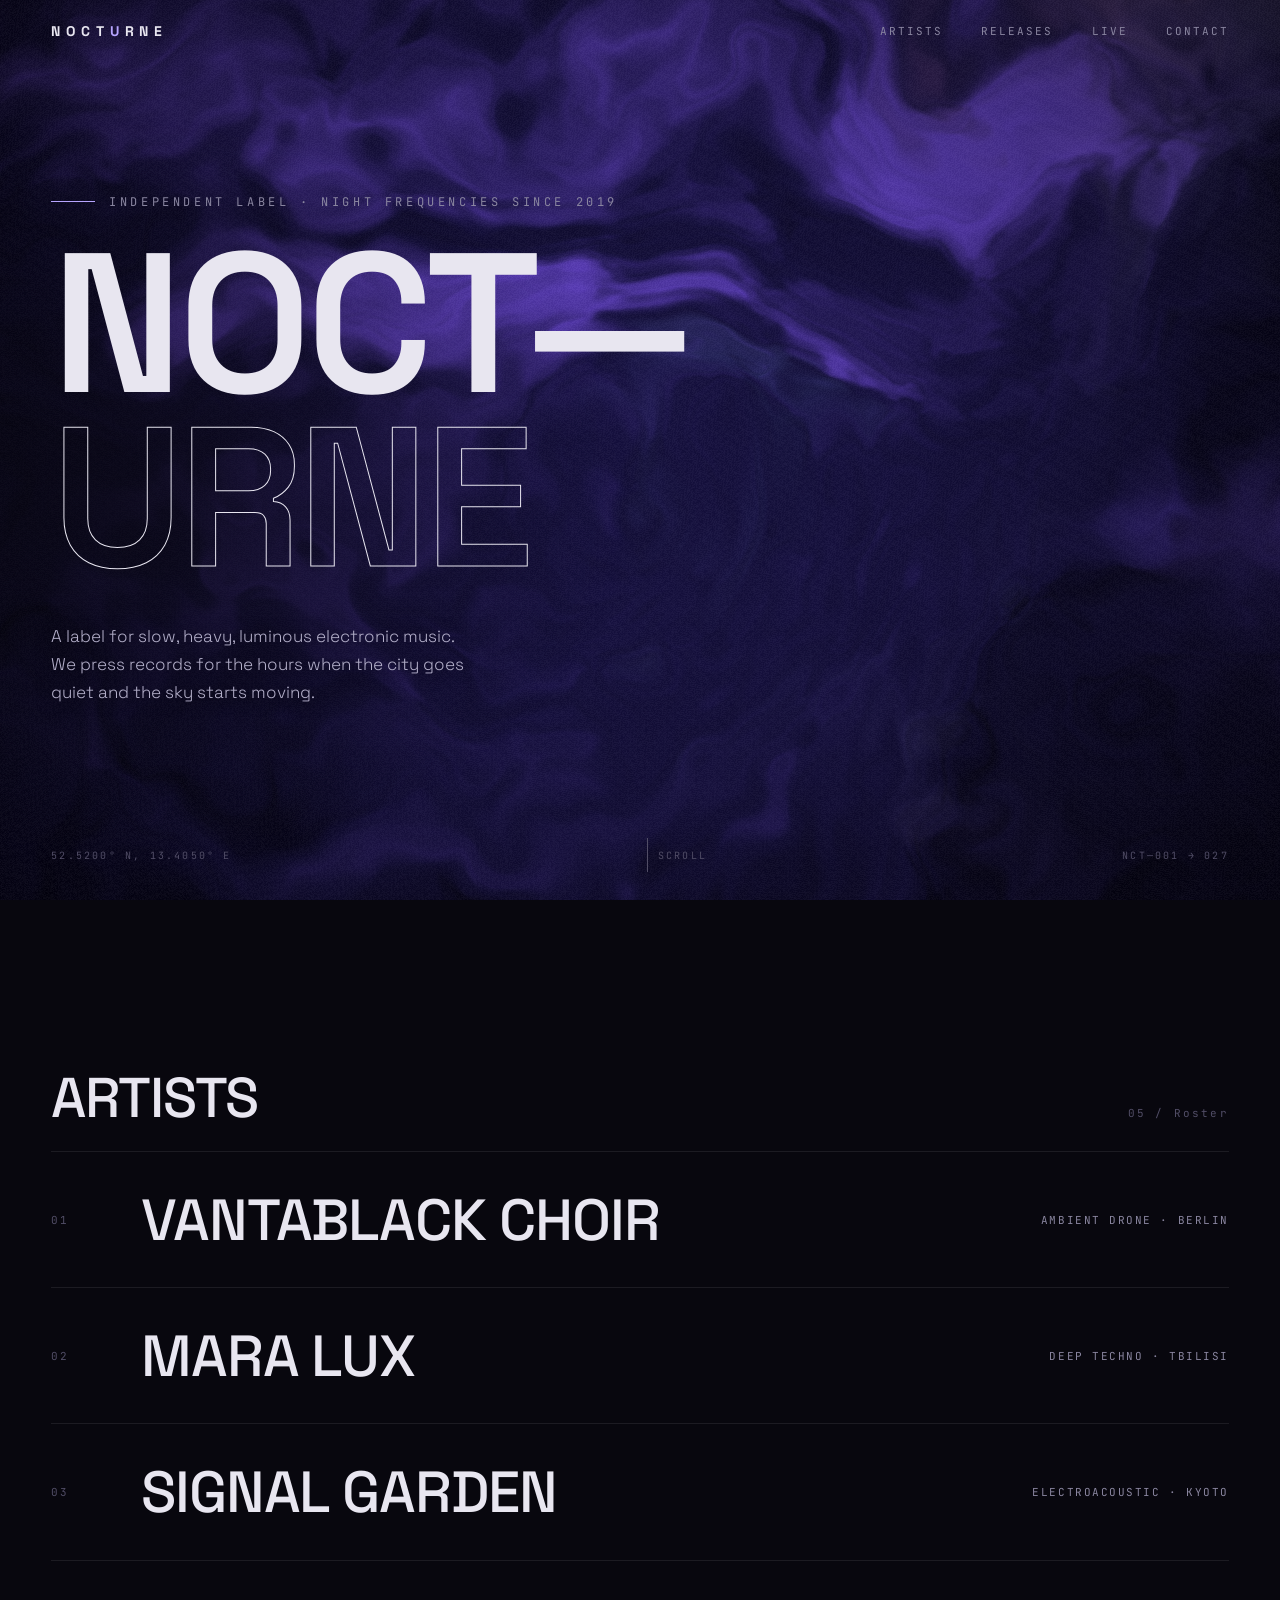
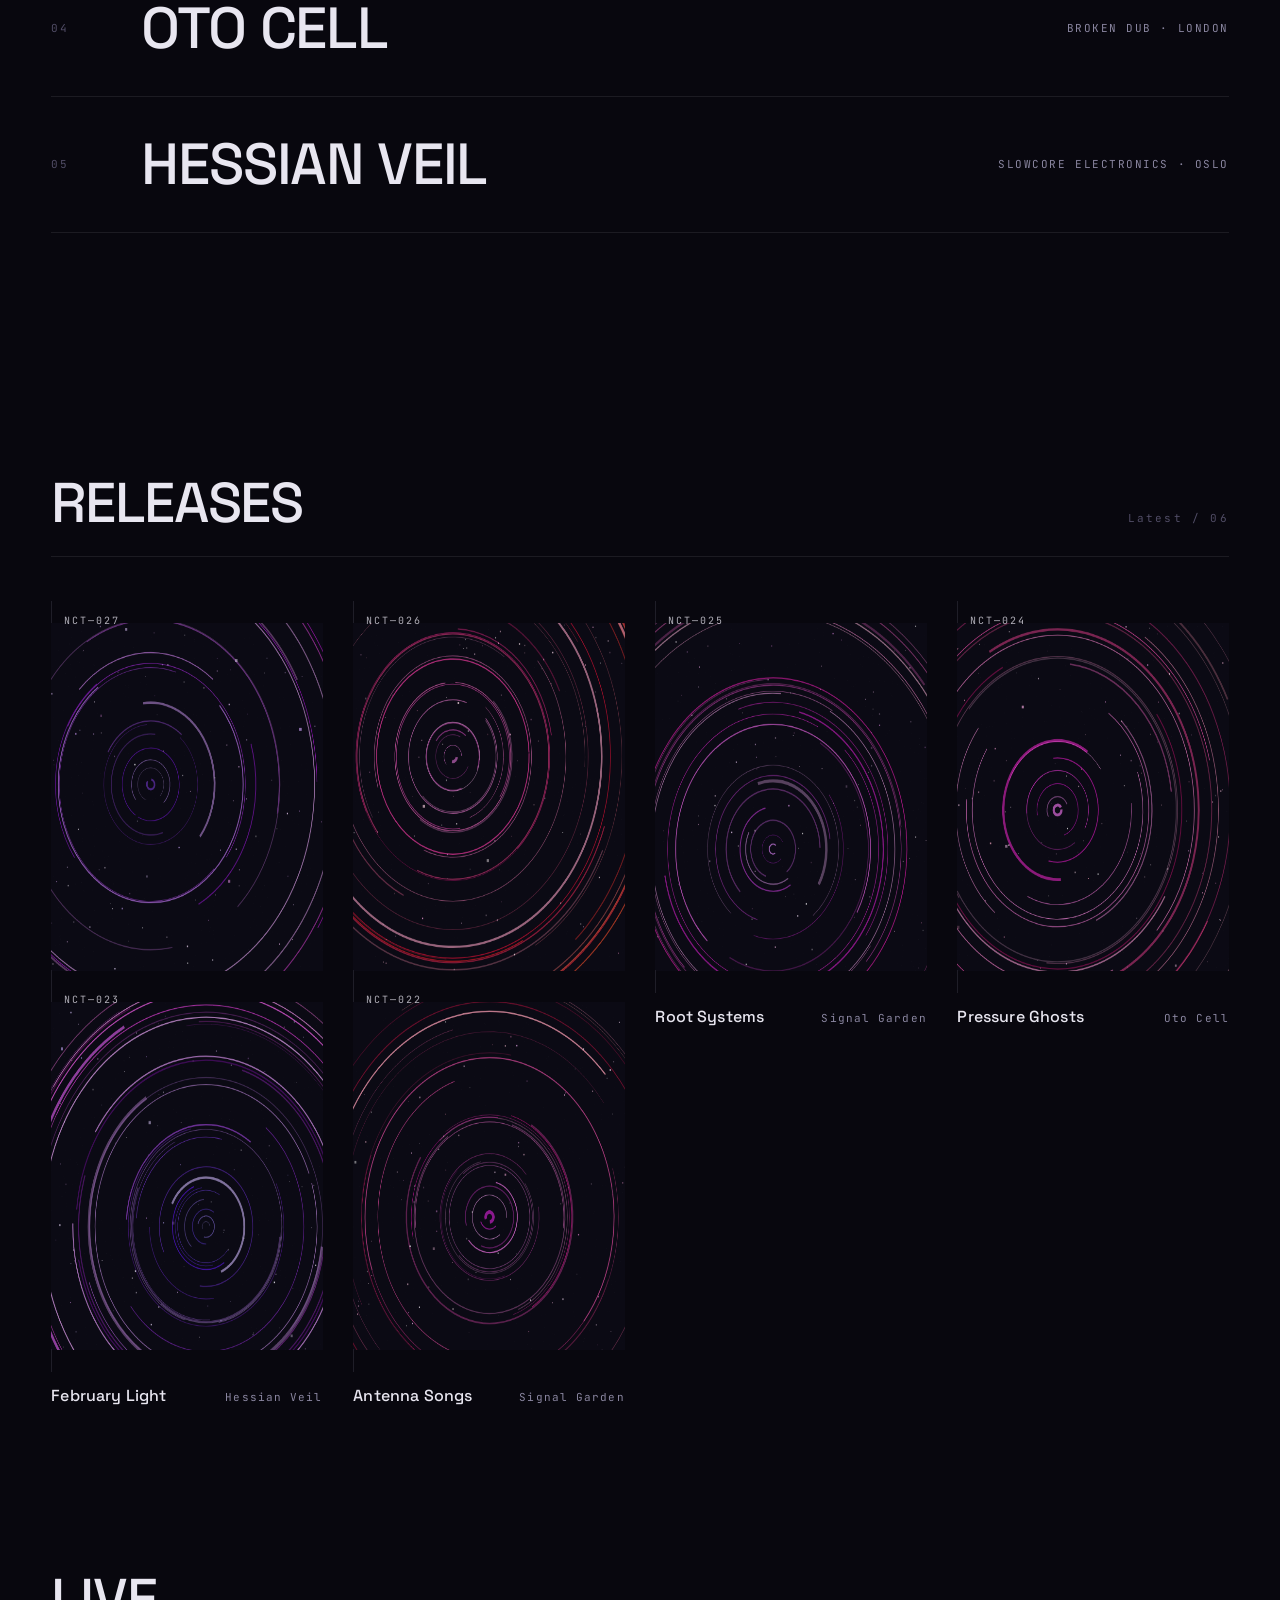
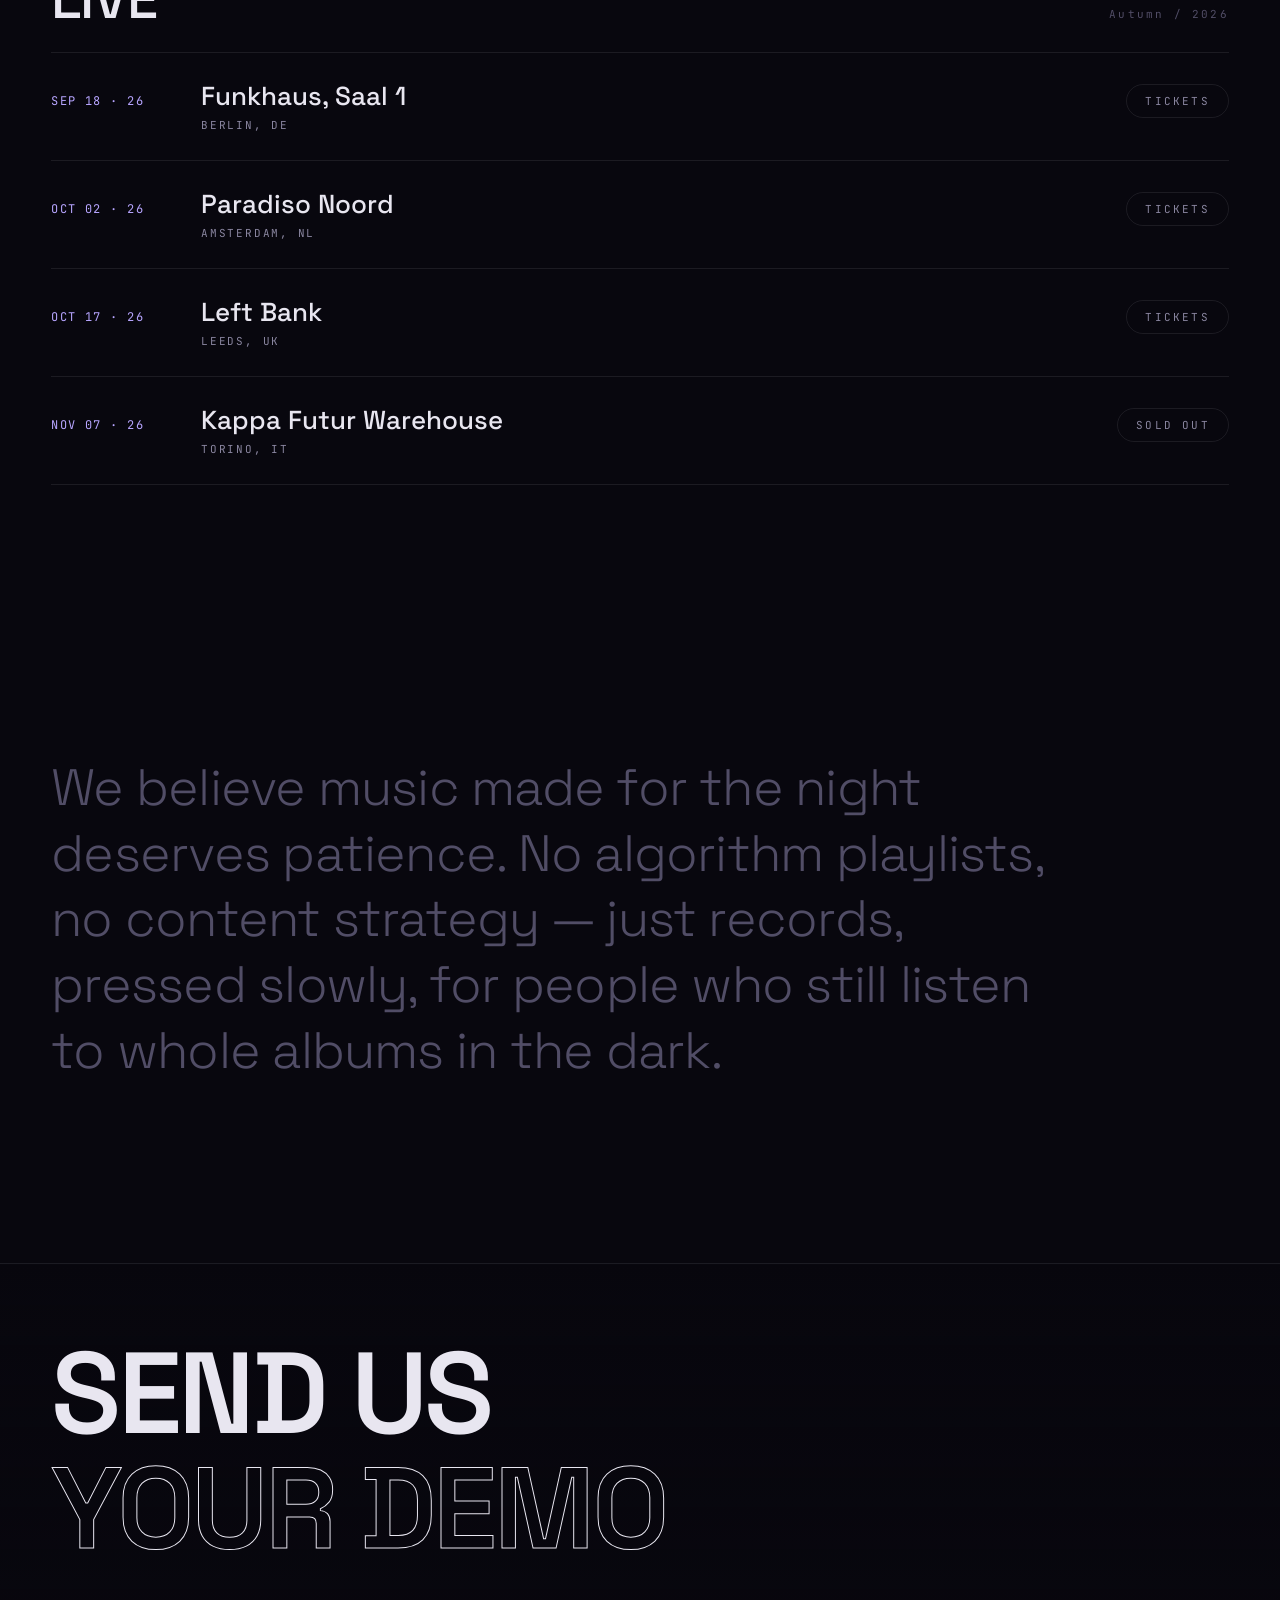
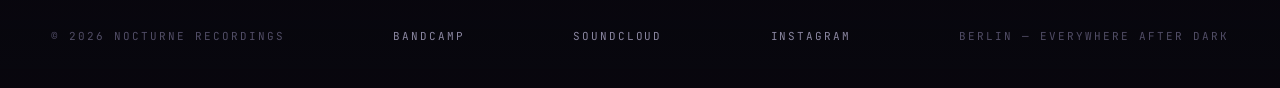
<file: nocturne/index.html>
<!DOCTYPE html>
<html lang="en">
<head>
<meta charset="UTF-8">
<meta name="viewport" content="width=device-width, initial-scale=1.0">
<title>NOCTURNE — Independent Electronic Music Label</title>
<meta name="description" content="NOCTURNE is an independent label for slow, heavy, luminous electronic music. Night frequencies since 2019.">
<link rel="preconnect" href="https://fonts.googleapis.com">
<link rel="preconnect" href="https://fonts.gstatic.com" crossorigin>
<link href="https://fonts.googleapis.com/css2?family=Space+Grotesk:wght@300;400;500;600;700&family=JetBrains+Mono:wght@300;400;500&display=swap" rel="stylesheet">
<style>
  :root {
    --ink: #e8e6f0;
    --dim: #8a86a0;
    --faint: #514d66;
    --bg: #08070e;
    --line: rgba(232, 230, 240, 0.09);
    --accent: #b7a5ff;
    --font-d: "Space Grotesk", system-ui, sans-serif;
    --font-m: "JetBrains Mono", ui-monospace, monospace;
  }
  * { margin: 0; padding: 0; box-sizing: border-box; }
  html { scroll-behavior: smooth; }
  html, body { background: var(--bg); }
  body {
    font-family: var(--font-d);
    color: var(--ink);
    overflow-x: hidden;
    -webkit-font-smoothing: antialiased;
  }
  ::selection { background: var(--accent); color: #08070e; }

  /* ---------- shader canvas ---------- */
  #gl {
    position: fixed;
    inset: 0;
    width: 100%;
    height: 100%;
    z-index: 0;
    pointer-events: none;
  }

  /* ---------- cursor ---------- */
  .cursor-dot, .cursor-ring {
    position: fixed;
    top: 0; left: 0;
    border-radius: 50%;
    pointer-events: none;
    z-index: 200;
    transform: translate(-50%, -50%);
  }
  .cursor-dot {
    width: 6px; height: 6px;
    background: var(--ink);
    transition: opacity .3s;
  }
  .cursor-ring {
    width: 36px; height: 36px;
    border: 1px solid rgba(232,230,240,.35);
    transition: width .35s cubic-bezier(.2,.8,.2,1), height .35s cubic-bezier(.2,.8,.2,1),
                border-color .35s, background-color .35s, opacity .3s;
  }
  body.cursor-hot .cursor-ring {
    width: 64px; height: 64px;
    border-color: var(--accent);
    background: rgba(183,165,255,.06);
  }
  @media (hover: none), (pointer: coarse) {
    .cursor-dot, .cursor-ring { display: none; }
  }

  /* ---------- layout ---------- */
  .frame {
    position: relative;
    z-index: 1;
  }
  header {
    position: fixed;
    top: 0; left: 0; right: 0;
    z-index: 100;
    display: flex;
    align-items: center;
    justify-content: space-between;
    padding: 22px clamp(20px, 4vw, 56px);
    mix-blend-mode: difference;
  }
  .logo {
    font-weight: 700;
    letter-spacing: .42em;
    font-size: 14px;
    color: var(--ink);
    text-decoration: none;
  }
  .logo em { font-style: normal; color: var(--accent); }
  nav { display: flex; gap: clamp(16px, 3vw, 40px); }
  nav a {
    font-family: var(--font-m);
    font-size: 11px;
    letter-spacing: .18em;
    text-transform: uppercase;
    color: var(--dim);
    text-decoration: none;
    transition: color .3s;
  }
  nav a:hover { color: var(--ink); }
  @media (max-width: 640px) { nav a:not(:last-child) { display: none; } }

  section { padding: 0 clamp(20px, 4vw, 56px); }

  /* ---------- hero ---------- */
  .hero {
    min-height: 100svh;
    display: flex;
    flex-direction: column;
    justify-content: center;
    position: relative;
  }
  .hero::before {
    content: "";
    position: absolute;
    inset: 0 30% 0 -10%;
    background: radial-gradient(ellipse 70% 60% at 25% 55%, rgba(8,7,14,.62), rgba(8,7,14,0) 70%);
    pointer-events: none;
    z-index: -1;
  }
  .hero-kicker {
    font-family: var(--font-m);
    font-size: clamp(10px, 1.1vw, 12px);
    letter-spacing: .3em;
    text-transform: uppercase;
    color: var(--dim);
    margin-bottom: 3vh;
    display: flex;
    align-items: center;
    gap: 14px;
  }
  .hero-kicker::before {
    content: "";
    width: 44px; height: 1px;
    background: var(--accent);
    display: inline-block;
  }
  .hero h1 {
    font-size: clamp(64px, 15.5vw, 240px);
    line-height: .88;
    font-weight: 600;
    letter-spacing: -.03em;
    text-transform: uppercase;
  }
  .hero h1 .row { display: block; overflow: hidden; }
  .hero h1 .row span {
    display: block;
    transform: translateY(110%);
    animation: riseUp 1.1s cubic-bezier(.16,1,.3,1) forwards;
  }
  .hero h1 .row:nth-child(2) span { animation-delay: .12s; color: transparent; -webkit-text-stroke: 1px var(--ink); }
  @keyframes riseUp { to { transform: translateY(0); } }
  .hero-sub {
    margin-top: 4vh;
    max-width: 430px;
    color: #b3afc9;
    text-shadow: 0 1px 18px rgba(8,7,14,.8);
    font-weight: 300;
    font-size: clamp(15px, 1.4vw, 17px);
    line-height: 1.65;
    opacity: 0;
    animation: fadeIn 1s ease .7s forwards;
  }
  @keyframes fadeIn { to { opacity: 1; } }
  .hero-meta {
    position: absolute;
    bottom: 28px;
    left: clamp(20px, 4vw, 56px);
    right: clamp(20px, 4vw, 56px);
    display: flex;
    justify-content: space-between;
    align-items: center;
    font-family: var(--font-m);
    font-size: 10px;
    letter-spacing: .22em;
    text-transform: uppercase;
    color: var(--faint);
    opacity: 0;
    animation: fadeIn 1s ease 1.1s forwards;
  }
  .scroll-cue {
    display: flex;
    align-items: center;
    gap: 10px;
  }
  @media (max-width: 640px) {
    .hero-meta > span:first-child, .hero-meta > span:last-child { display: none; }
    .hero-meta { justify-content: center; }
  }
  .scroll-cue i {
    display: block;
    width: 1px; height: 34px;
    background: var(--faint);
    position: relative;
    overflow: hidden;
  }
  .scroll-cue i::after {
    content: "";
    position: absolute;
    left: 0; top: -100%;
    width: 100%; height: 100%;
    background: var(--accent);
    animation: drip 2.2s ease-in-out infinite;
  }
  @keyframes drip { 60%, 100% { top: 100%; } }

  /* ---------- section headers ---------- */
  .sec-head {
    display: flex;
    align-items: baseline;
    justify-content: space-between;
    border-bottom: 1px solid var(--line);
    padding-bottom: 18px;
    margin-bottom: 0;
  }
  .sec-head h2 {
    font-size: clamp(28px, 4.5vw, 56px);
    font-weight: 500;
    letter-spacing: -.02em;
    text-transform: uppercase;
  }
  .sec-head .count {
    font-family: var(--font-m);
    font-size: 11px;
    color: var(--faint);
    letter-spacing: .2em;
  }

  /* ---------- artists ---------- */
  .artists { padding-top: 18vh; padding-bottom: 10vh; }
  .artist-row {
    display: grid;
    grid-template-columns: 70px 1fr auto;
    align-items: center;
    gap: 20px;
    padding: clamp(20px, 3.4vh, 34px) 0;
    border-bottom: 1px solid var(--line);
    text-decoration: none;
    color: var(--ink);
    position: relative;
    transition: padding-left .45s cubic-bezier(.2,.8,.2,1);
  }
  .artist-row:hover { padding-left: 22px; }
  .artist-row::before {
    content: "";
    position: absolute;
    left: 0; top: 50%;
    width: 8px; height: 8px;
    border-radius: 50%;
    background: var(--accent);
    transform: translateY(-50%) scale(0);
    transition: transform .45s cubic-bezier(.2,.8,.2,1);
  }
  .artist-row:hover::before { transform: translateY(-50%) scale(1); }
  .artist-row .idx {
    font-family: var(--font-m);
    font-size: 11px;
    color: var(--faint);
    letter-spacing: .15em;
  }
  .artist-row .name {
    font-size: clamp(26px, 5vw, 58px);
    font-weight: 500;
    letter-spacing: -.02em;
    text-transform: uppercase;
    transition: color .3s;
  }
  .artist-row:hover .name { color: var(--accent); }
  .artist-row .tag {
    font-family: var(--font-m);
    font-size: 11px;
    color: var(--dim);
    letter-spacing: .14em;
    text-transform: uppercase;
    text-align: right;
  }
  @media (max-width: 640px) {
    .artist-row { grid-template-columns: 44px 1fr; }
    .artist-row .tag { display: none; }
  }

  /* ---------- releases ---------- */
  .releases { padding-top: 16vh; padding-bottom: 10vh; }
  .release-grid {
    display: grid;
    grid-template-columns: repeat(auto-fill, minmax(min(270px, 100%), 1fr));
    gap: clamp(18px, 2.4vw, 32px);
    padding-top: clamp(28px, 5vh, 52px);
  }
  .release {
    text-decoration: none;
    color: var(--ink);
    display: block;
  }
  .cover {
    position: relative;
    aspect-ratio: 1;
    overflow: hidden;
    border: 1px solid var(--line);
    background: #0b0a14;
  }
  .cover canvas {
    width: 100%; height: 100%;
    display: block;
    transition: transform .8s cubic-bezier(.2,.8,.2,1);
  }
  .release:hover .cover canvas { transform: scale(1.06); }
  .cover .cat {
    position: absolute;
    top: 12px; left: 12px;
    white-space: nowrap;
    font-family: var(--font-m);
    font-size: 10px;
    letter-spacing: .2em;
    color: rgba(232,230,240,.75);
  }
  .release-info {
    display: flex;
    justify-content: space-between;
    align-items: baseline;
    padding-top: 14px;
  }
  .release-info .title { font-weight: 500; font-size: 16px; letter-spacing: .01em; }
  .release-info .artist { font-family: var(--font-m); font-size: 11px; color: var(--dim); letter-spacing: .1em; }

  /* ---------- live ---------- */
  .live { padding-top: 16vh; padding-bottom: 10vh; }
  .show {
    display: grid;
    grid-template-columns: 130px 1fr auto;
    gap: 20px;
    align-items: baseline;
    padding: 26px 0;
    border-bottom: 1px solid var(--line);
    color: var(--ink);
    text-decoration: none;
  }
  .show .date { font-family: var(--font-m); font-size: 12px; color: var(--accent); letter-spacing: .12em; }
  .show .venue { font-size: clamp(18px, 2.4vw, 26px); font-weight: 500; }
  .show .city { font-family: var(--font-m); font-size: 11px; color: var(--dim); letter-spacing: .16em; text-transform: uppercase; }
  .show .tix {
    font-family: var(--font-m);
    font-size: 11px;
    letter-spacing: .2em;
    text-transform: uppercase;
    color: var(--dim);
    border: 1px solid var(--line);
    padding: 9px 18px;
    border-radius: 99px;
    transition: color .3s, border-color .3s, background .3s;
  }
  .show:hover .tix { color: #08070e; background: var(--accent); border-color: var(--accent); }
  @media (max-width: 640px) {
    .show { grid-template-columns: 1fr auto; }
    .show .date { grid-column: 1 / -1; }
  }

  /* ---------- manifesto ---------- */
  .manifesto {
    padding-top: 20vh;
    padding-bottom: 20vh;
    max-width: 1100px;
  }
  .manifesto p {
    font-size: clamp(26px, 4vw, 52px);
    font-weight: 300;
    line-height: 1.28;
    letter-spacing: -.015em;
    color: var(--faint);
  }
  .manifesto p .w { transition: color .6s ease; }
  .manifesto p .w.lit { color: var(--ink); }
  .manifesto p em { font-style: normal; }
  .manifesto p .w.lit em { color: var(--accent); }

  /* ---------- footer ---------- */
  footer {
    border-top: 1px solid var(--line);
    padding: 8vh clamp(20px, 4vw, 56px) 5vh;
    position: relative;
    z-index: 1;
    background: linear-gradient(rgba(8,7,14,0), rgba(8,7,14,.75));
  }
  .foot-cta {
    display: block;
    text-decoration: none;
    color: var(--ink);
    font-size: clamp(40px, 9vw, 130px);
    font-weight: 600;
    letter-spacing: -.03em;
    text-transform: uppercase;
    line-height: 1;
    margin-bottom: 7vh;
  }
  .foot-cta span { color: transparent; -webkit-text-stroke: 1px var(--ink); transition: color .4s; }
  .foot-cta:hover span { color: var(--accent); -webkit-text-stroke-color: var(--accent); }
  .foot-row {
    display: flex;
    flex-wrap: wrap;
    gap: 18px;
    justify-content: space-between;
    font-family: var(--font-m);
    font-size: 11px;
    letter-spacing: .18em;
    text-transform: uppercase;
    color: var(--faint);
  }
  .foot-row a { color: var(--dim); text-decoration: none; transition: color .3s; }
  .foot-row a:hover { color: var(--ink); }

  /* ---------- reveal ---------- */
  .reveal { opacity: 0; transform: translateY(34px); transition: opacity .9s ease, transform .9s cubic-bezier(.16,1,.3,1); }
  .reveal.in { opacity: 1; transform: none; }

  @media (prefers-reduced-motion: reduce) {
    *, *::before, *::after { animation-duration: .01ms !important; animation-iteration-count: 1 !important; transition-duration: .01ms !important; }
    html { scroll-behavior: auto; }
    .hero h1 .row span { transform: none; }
    .hero-sub, .hero-meta { opacity: 1; }
    .reveal { opacity: 1; transform: none; }
  }
</style>
</head>
<body>

<canvas id="gl"></canvas>
<div class="cursor-dot" aria-hidden="true"></div>
<div class="cursor-ring" aria-hidden="true"></div>

<div class="frame">
  <header>
    <a class="logo" href="#top">NOCT<em>U</em>RNE</a>
    <nav>
      <a href="#artists">Artists</a>
      <a href="#releases">Releases</a>
      <a href="#live">Live</a>
      <a href="mailto:demos@nocturne.fm">Contact</a>
    </nav>
  </header>

  <section class="hero" id="top">
    <p class="hero-kicker">Independent label · Night frequencies since 2019</p>
    <h1 aria-label="Nocturne">
      <span class="row"><span>NOCT—</span></span>
      <span class="row"><span>URNE</span></span>
    </h1>
    <p class="hero-sub">A label for slow, heavy, luminous electronic music. We press records for the hours when the city goes quiet and the sky starts moving.</p>
    <div class="hero-meta">
      <span>52.5200° N, 13.4050° E</span>
      <span class="scroll-cue"><i></i> Scroll</span>
      <span aria-hidden="true">NCT—001 → 027</span>
    </div>
  </section>

  <section class="artists" id="artists">
    <div class="sec-head reveal">
      <h2>Artists</h2>
      <span class="count">05 / Roster</span>
    </div>
    <a class="artist-row reveal" href="#" data-hue="0.00"><span class="idx">01</span><span class="name">Vantablack Choir</span><span class="tag">Ambient drone · Berlin</span></a>
    <a class="artist-row reveal" href="#" data-hue="0.55"><span class="idx">02</span><span class="name">Mara Lux</span><span class="tag">Deep techno · Tbilisi</span></a>
    <a class="artist-row reveal" href="#" data-hue="0.14"><span class="idx">03</span><span class="name">Signal Garden</span><span class="tag">Electroacoustic · Kyoto</span></a>
    <a class="artist-row reveal" href="#" data-hue="0.78"><span class="idx">04</span><span class="name">Oto Cell</span><span class="tag">Broken dub · London</span></a>
    <a class="artist-row reveal" href="#" data-hue="0.35"><span class="idx">05</span><span class="name">Hessian Veil</span><span class="tag">Slowcore electronics · Oslo</span></a>
  </section>

  <section class="releases" id="releases">
    <div class="sec-head reveal">
      <h2>Releases</h2>
      <span class="count">Latest / 06</span>
    </div>
    <div class="release-grid">
      <a class="release reveal" href="#"><span class="cover"><canvas data-seed="11"></canvas><span class="cat">NCT—027</span></span><span class="release-info"><span class="title">Low Orbit Hymnal</span><span class="artist">Vantablack Choir</span></span></a>
      <a class="release reveal" href="#"><span class="cover"><canvas data-seed="42"></canvas><span class="cat">NCT—026</span></span><span class="release-info"><span class="title">Glasshouse</span><span class="artist">Mara Lux</span></span></a>
      <a class="release reveal" href="#"><span class="cover"><canvas data-seed="7"></canvas><span class="cat">NCT—025</span></span><span class="release-info"><span class="title">Root Systems</span><span class="artist">Signal Garden</span></span></a>
      <a class="release reveal" href="#"><span class="cover"><canvas data-seed="29"></canvas><span class="cat">NCT—024</span></span><span class="release-info"><span class="title">Pressure Ghosts</span><span class="artist">Oto Cell</span></span></a>
      <a class="release reveal" href="#"><span class="cover"><canvas data-seed="63"></canvas><span class="cat">NCT—023</span></span><span class="release-info"><span class="title">February Light</span><span class="artist">Hessian Veil</span></span></a>
      <a class="release reveal" href="#"><span class="cover"><canvas data-seed="88"></canvas><span class="cat">NCT—022</span></span><span class="release-info"><span class="title">Antenna Songs</span><span class="artist">Signal Garden</span></span></a>
    </div>
  </section>

  <section class="live" id="live">
    <div class="sec-head reveal">
      <h2>Live</h2>
      <span class="count">Autumn / 2026</span>
    </div>
    <a class="show reveal" href="#"><span class="date">SEP 18 · 26</span><span><span class="venue">Funkhaus, Saal 1</span><br><span class="city">Berlin, DE</span></span><span class="tix">Tickets</span></a>
    <a class="show reveal" href="#"><span class="date">OCT 02 · 26</span><span><span class="venue">Paradiso Noord</span><br><span class="city">Amsterdam, NL</span></span><span class="tix">Tickets</span></a>
    <a class="show reveal" href="#"><span class="date">OCT 17 · 26</span><span><span class="venue">Left Bank</span><br><span class="city">Leeds, UK</span></span><span class="tix">Tickets</span></a>
    <a class="show reveal" href="#"><span class="date">NOV 07 · 26</span><span><span class="venue">Kappa Futur Warehouse</span><br><span class="city">Torino, IT</span></span><span class="tix">Sold out</span></a>
  </section>

  <section class="manifesto" id="about">
    <p class="reveal" id="manifesto-text">We believe music made for the night deserves patience. No algorithm playlists, no content strategy — just <em>records</em>, pressed slowly, for people who still listen to <em>whole albums</em> in the <em>dark</em>.</p>
  </section>

  <footer>
    <a class="foot-cta reveal" href="mailto:demos@nocturne.fm">Send us<br><span>your demo</span></a>
    <div class="foot-row">
      <span>© 2026 Nocturne Recordings</span>
      <a href="#">Bandcamp</a>
      <a href="#">SoundCloud</a>
      <a href="#">Instagram</a>
      <span>Berlin — Everywhere after dark</span>
    </div>
  </footer>
</div>

<script>
(() => {
  "use strict";
  const reduceMotion = window.matchMedia("(prefers-reduced-motion: reduce)").matches;

  /* ================= WebGL aurora ================= */
  const canvas = document.getElementById("gl");
  const gl = canvas.getContext("webgl", { antialias: false, alpha: false, powerPreference: "high-performance" });

  const frag = `
  precision highp float;
  uniform vec2 uRes;
  uniform float uTime;
  uniform vec2 uMouse;
  uniform float uScroll;
  uniform float uHue;

  mat2 rot(float a){ float c=cos(a), s=sin(a); return mat2(c,-s,s,c); }

  float hash(vec2 p){ return fract(sin(dot(p, vec2(127.1, 311.7))) * 43758.5453123); }

  float noise(vec2 p){
    vec2 i = floor(p), f = fract(p);
    vec2 u = f*f*(3.0-2.0*f);
    return mix(mix(hash(i), hash(i+vec2(1.,0.)), u.x),
               mix(hash(i+vec2(0.,1.)), hash(i+vec2(1.,1.)), u.x), u.y);
  }

  float fbm(vec2 p){
    float v = 0.0, a = 0.5;
    for(int i=0;i<5;i++){
      v += a * noise(p);
      p = rot(0.62) * p * 2.03;
      a *= 0.52;
    }
    return v;
  }

  // rotate hue around the luma axis (cheap YIQ-style rotation)
  vec3 hueRotate(vec3 col, float a){
    const vec3 k = vec3(0.57735);
    float c = cos(a), s = sin(a);
    return col * c + cross(k, col) * s + k * dot(k, col) * (1.0 - c);
  }

  void main(){
    vec2 uv = (gl_FragCoord.xy - 0.5 * uRes) / uRes.y;
    float t = uTime * 0.055;

    vec2 m = (uMouse - 0.5) * 0.35;
    vec2 p = uv * 1.35 + m;
    p.y += uScroll * 0.45;

    // domain warping
    vec2 q = vec2(fbm(p + vec2(0.0, t)), fbm(p + vec2(5.2, t*1.3)));
    vec2 r = vec2(fbm(p + 3.1*q + vec2(1.7, 9.2) + t*0.4),
                  fbm(p + 2.6*q + vec2(8.3, 2.8) - t*0.3));
    float f = fbm(p + 3.2*r);

    // hand-picked night palette
    vec3 cDeep   = vec3(0.016, 0.014, 0.042);
    vec3 cIndigo = vec3(0.10, 0.08, 0.26);
    vec3 cViolet = vec3(0.44, 0.30, 0.86);
    vec3 cCyan   = vec3(0.30, 0.75, 0.95);
    vec3 cRose   = vec3(0.92, 0.35, 0.62);

    vec3 col = cDeep;
    col = mix(col, cIndigo, smoothstep(0.18, 0.58, f));
    col = mix(col, cViolet, smoothstep(0.52, 0.88, f) * 0.85);

    // luminous aurora ribbons
    float band = smoothstep(0.52, 0.88, fbm(p*0.8 + r*2.0 + vec2(0.0, t*2.0)));
    col += band * mix(cCyan, cRose, q.y) * 0.42;
    float wisp = pow(smoothstep(0.55, 0.95, fbm(p*1.6 - r*1.5 + vec2(t, -t))), 2.0) * 0.5;
    col += wisp * cViolet;

    col = hueRotate(col, uHue * 6.28318);

    // vignette
    float vig = 1.0 - dot(uv, uv) * 0.85;
    col *= clamp(vig, 0.0, 1.0);

    // grain
    float g = hash(gl_FragCoord.xy + fract(uTime)*17.0);
    col += (g - 0.5) * 0.045;

    gl_FragColor = vec4(col, 1.0);
  }`;

  const vert = `
  attribute vec2 aPos;
  void main(){ gl_Position = vec4(aPos, 0.0, 1.0); }`;

  let uRes, uTime, uMouse, uScroll, uHue;
  if (gl) {
    const sh = (type, src) => {
      const s = gl.createShader(type);
      gl.shaderSource(s, src);
      gl.compileShader(s);
      if (!gl.getShaderParameter(s, gl.COMPILE_STATUS)) console.error(gl.getShaderInfoLog(s));
      return s;
    };
    const prog = gl.createProgram();
    gl.attachShader(prog, sh(gl.VERTEX_SHADER, vert));
    gl.attachShader(prog, sh(gl.FRAGMENT_SHADER, frag));
    gl.linkProgram(prog);
    gl.useProgram(prog);

    const buf = gl.createBuffer();
    gl.bindBuffer(gl.ARRAY_BUFFER, buf);
    gl.bufferData(gl.ARRAY_BUFFER, new Float32Array([-1,-1, 3,-1, -1,3]), gl.STATIC_DRAW);
    const loc = gl.getAttribLocation(prog, "aPos");
    gl.enableVertexAttribArray(loc);
    gl.vertexAttribPointer(loc, 2, gl.FLOAT, false, 0, 0);

    uRes = gl.getUniformLocation(prog, "uRes");
    uTime = gl.getUniformLocation(prog, "uTime");
    uMouse = gl.getUniformLocation(prog, "uMouse");
    uScroll = gl.getUniformLocation(prog, "uScroll");
    uHue = gl.getUniformLocation(prog, "uHue");
  }

  const DPR = Math.min(window.devicePixelRatio || 1, 1.5);
  function resize() {
    canvas.width = Math.round(innerWidth * DPR);
    canvas.height = Math.round(innerHeight * DPR);
    if (gl) gl.viewport(0, 0, canvas.width, canvas.height);
  }
  resize();
  addEventListener("resize", resize);

  const mouse = { x: 0.5, y: 0.5, tx: 0.5, ty: 0.5 };
  addEventListener("pointermove", e => {
    mouse.tx = e.clientX / innerWidth;
    mouse.ty = 1 - e.clientY / innerHeight;
  });

  let hue = 0, hueTarget = 0;
  document.querySelectorAll(".artist-row").forEach(row => {
    row.addEventListener("mouseenter", () => { hueTarget = parseFloat(row.dataset.hue); });
    row.addEventListener("mouseleave", () => { hueTarget = 0; });
  });

  let running = !document.hidden;
  document.addEventListener("visibilitychange", () => {
    running = !document.hidden;
    if (running) { last = performance.now(); requestAnimationFrame(tick); }
  });

  let elapsed = 0, last = performance.now();
  function tick(now) {
    if (!running || !gl) return;
    const dt = Math.min((now - last) / 1000, 0.1);
    last = now;
    if (!reduceMotion) elapsed += dt;

    mouse.x += (mouse.tx - mouse.x) * 0.045;
    mouse.y += (mouse.ty - mouse.y) * 0.045;
    hue += (hueTarget - hue) * 0.05;

    const doc = document.documentElement;
    const sc = doc.scrollTop / Math.max(1, doc.scrollHeight - innerHeight);

    gl.uniform2f(uRes, canvas.width, canvas.height);
    gl.uniform1f(uTime, elapsed);
    gl.uniform2f(uMouse, mouse.x, mouse.y);
    gl.uniform1f(uScroll, sc);
    gl.uniform1f(uHue, hue);
    gl.drawArrays(gl.TRIANGLES, 0, 3);
    requestAnimationFrame(tick);
  }
  requestAnimationFrame(tick);

  /* ================= generative covers ================= */
  function mulberry32(a) {
    return () => {
      a |= 0; a = a + 0x6D2B79F5 | 0;
      let t = Math.imul(a ^ a >>> 15, 1 | a);
      t = t + Math.imul(t ^ t >>> 7, 61 | t) ^ t;
      return ((t ^ t >>> 14) >>> 0) / 4294967296;
    };
  }
  document.querySelectorAll(".cover canvas").forEach(cv => {
    const rnd = mulberry32(parseInt(cv.dataset.seed, 10) * 7919);
    const S = 560;
    cv.width = S; cv.height = S;
    const c = cv.getContext("2d");
    c.fillStyle = "#0b0a14";
    c.fillRect(0, 0, S, S);
    const hueBase = 235 + rnd() * 80;
    // concentric interference arcs
    const cx = S * (0.3 + rnd() * 0.4), cy = S * (0.3 + rnd() * 0.4);
    const rings = 26 + Math.floor(rnd() * 22);
    for (let i = 0; i < rings; i++) {
      const rr = (i / rings) * S * (0.75 + rnd() * 0.4) + 8;
      const a0 = rnd() * Math.PI * 2;
      const a1 = a0 + Math.PI * (0.4 + rnd() * 1.6);
      c.beginPath();
      c.arc(cx, cy, rr, a0, a1);
      const l = 40 + rnd() * 40;
      c.strokeStyle = `hsla(${hueBase + i * 1.5}, ${55 + rnd() * 30}%, ${l}%, ${0.25 + rnd() * 0.5})`;
      c.lineWidth = 0.8 + rnd() * (i % 7 === 0 ? 5 : 1.6);
      c.stroke();
    }
    // scatter stars
    for (let i = 0; i < 90; i++) {
      c.fillStyle = `hsla(${hueBase + rnd() * 40}, 60%, ${70 + rnd() * 30}%, ${0.2 + rnd() * 0.6})`;
      const s = rnd() < 0.92 ? 1 + rnd() * 1.6 : 2 + rnd() * 3;
      c.fillRect(rnd() * S, rnd() * S, s, s);
    }
    // grain
    for (let i = 0; i < 2200; i++) {
      c.fillStyle = `rgba(255,255,255,${rnd() * 0.05})`;
      c.fillRect(rnd() * S, rnd() * S, 1, 1);
    }
  });

  /* ================= cursor ================= */
  const dot = document.querySelector(".cursor-dot");
  const ring = document.querySelector(".cursor-ring");
  const cur = { x: innerWidth / 2, y: innerHeight / 2, rx: innerWidth / 2, ry: innerHeight / 2 };
  let cursorSeen = false;
  dot.style.opacity = 0; ring.style.opacity = 0;
  addEventListener("pointermove", e => {
    cur.x = e.clientX; cur.y = e.clientY;
    if (!cursorSeen) { cursorSeen = true; dot.style.opacity = 1; ring.style.opacity = 1; cur.rx = cur.x; cur.ry = cur.y; }
  });
  (function cursorTick() {
    cur.rx += (cur.x - cur.rx) * 0.16;
    cur.ry += (cur.y - cur.ry) * 0.16;
    dot.style.transform = `translate(${cur.x}px, ${cur.y}px) translate(-50%,-50%)`;
    ring.style.transform = `translate(${cur.rx}px, ${cur.ry}px) translate(-50%,-50%)`;
    requestAnimationFrame(cursorTick);
  })();
  document.querySelectorAll("a, button").forEach(el => {
    el.addEventListener("mouseenter", () => document.body.classList.add("cursor-hot"));
    el.addEventListener("mouseleave", () => document.body.classList.remove("cursor-hot"));
  });

  /* ================= reveals ================= */
  const io = new IntersectionObserver(entries => {
    entries.forEach(e => { if (e.isIntersecting) { e.target.classList.add("in"); io.unobserve(e.target); } });
  }, { threshold: 0.12, rootMargin: "0px 0px -40px 0px" });
  document.querySelectorAll(".reveal").forEach(el => io.observe(el));

  /* ================= manifesto word lighting ================= */
  const man = document.getElementById("manifesto-text");
  if (man) {
    const parts = man.innerHTML.split(/(<em>.*?<\/em>|\s+)/g).filter(Boolean);
    man.innerHTML = parts.map(p => /^\s+$/.test(p) ? p : `<span class="w">${p}</span>`).join("");
    const words = [...man.querySelectorAll(".w")];
    const onScroll = () => {
      const r = man.getBoundingClientRect();
      const prog = Math.min(1, Math.max(0, (innerHeight * 0.82 - r.top) / (r.height + innerHeight * 0.35)));
      const lit = Math.floor(prog * words.length);
      words.forEach((w, i) => w.classList.toggle("lit", i < lit));
    };
    addEventListener("scroll", onScroll, { passive: true });
    onScroll();
  }
})();
</script>
</body>
</html>
</file>
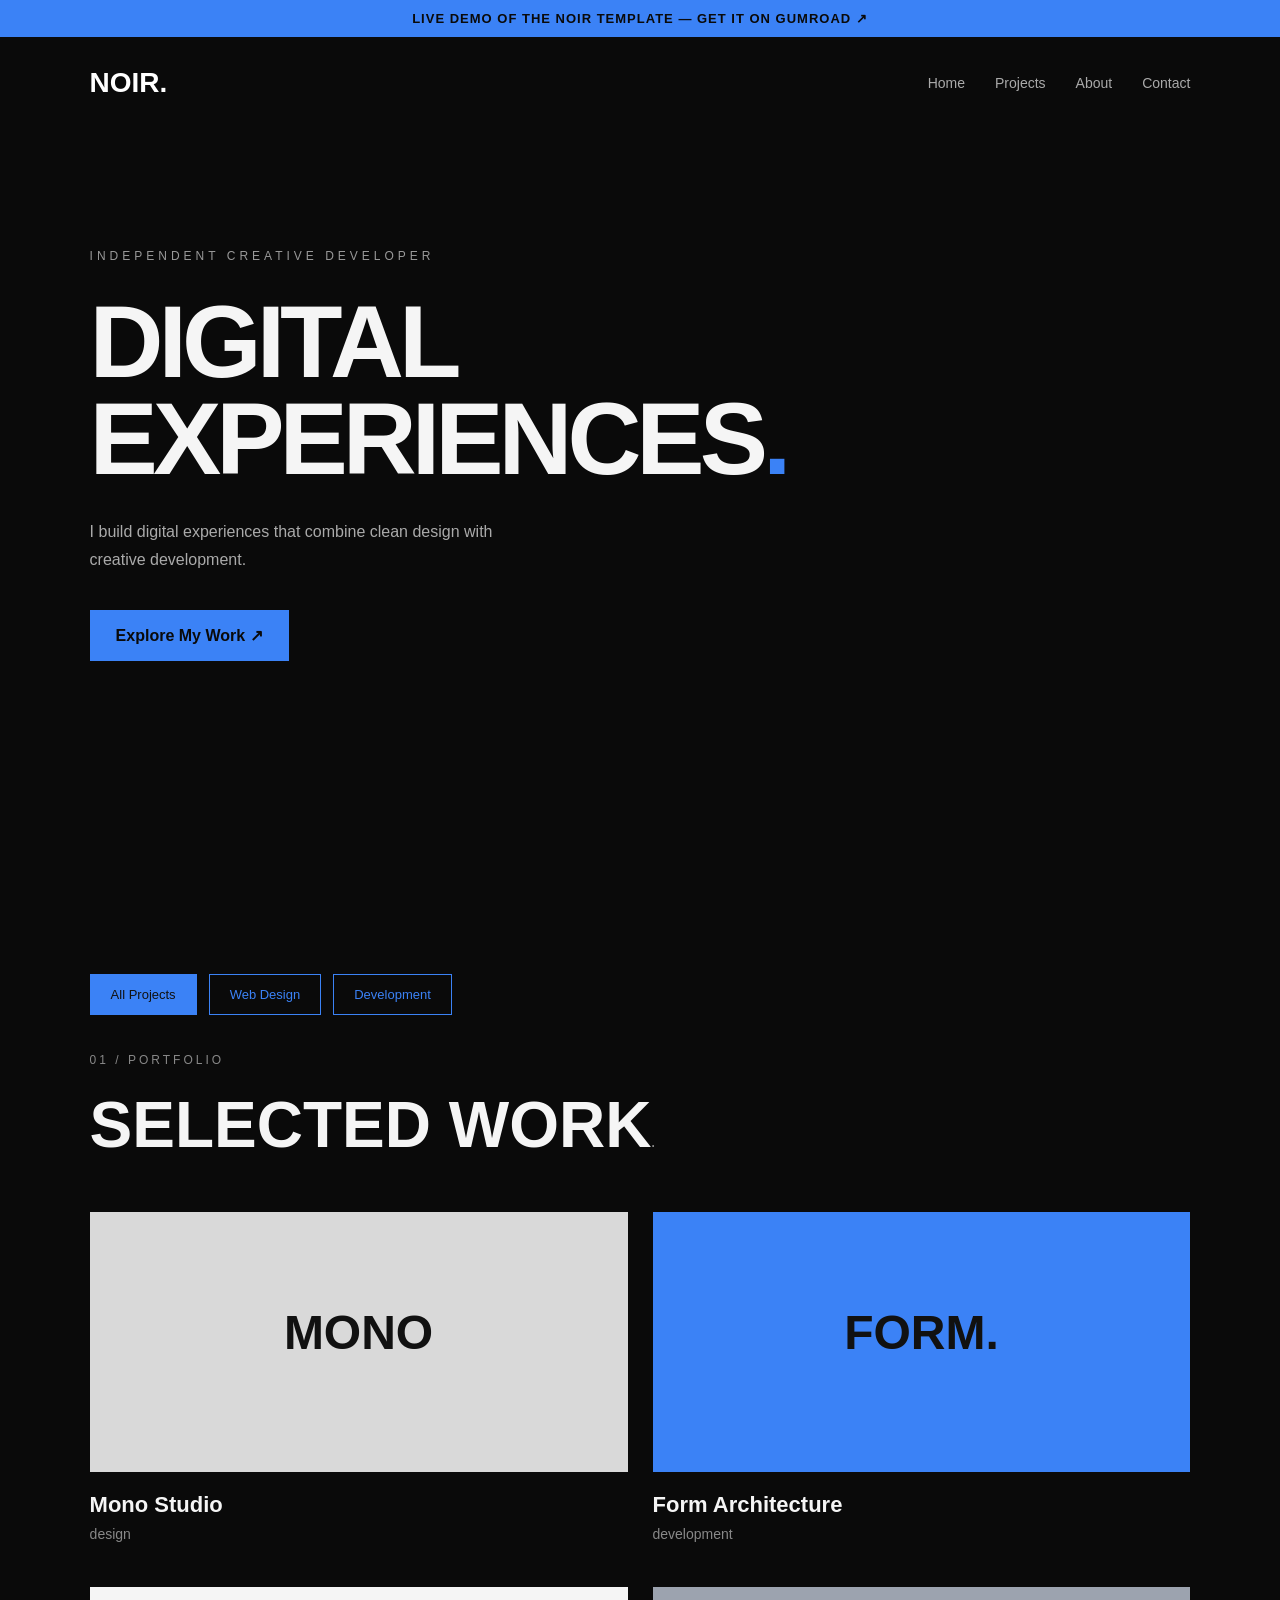
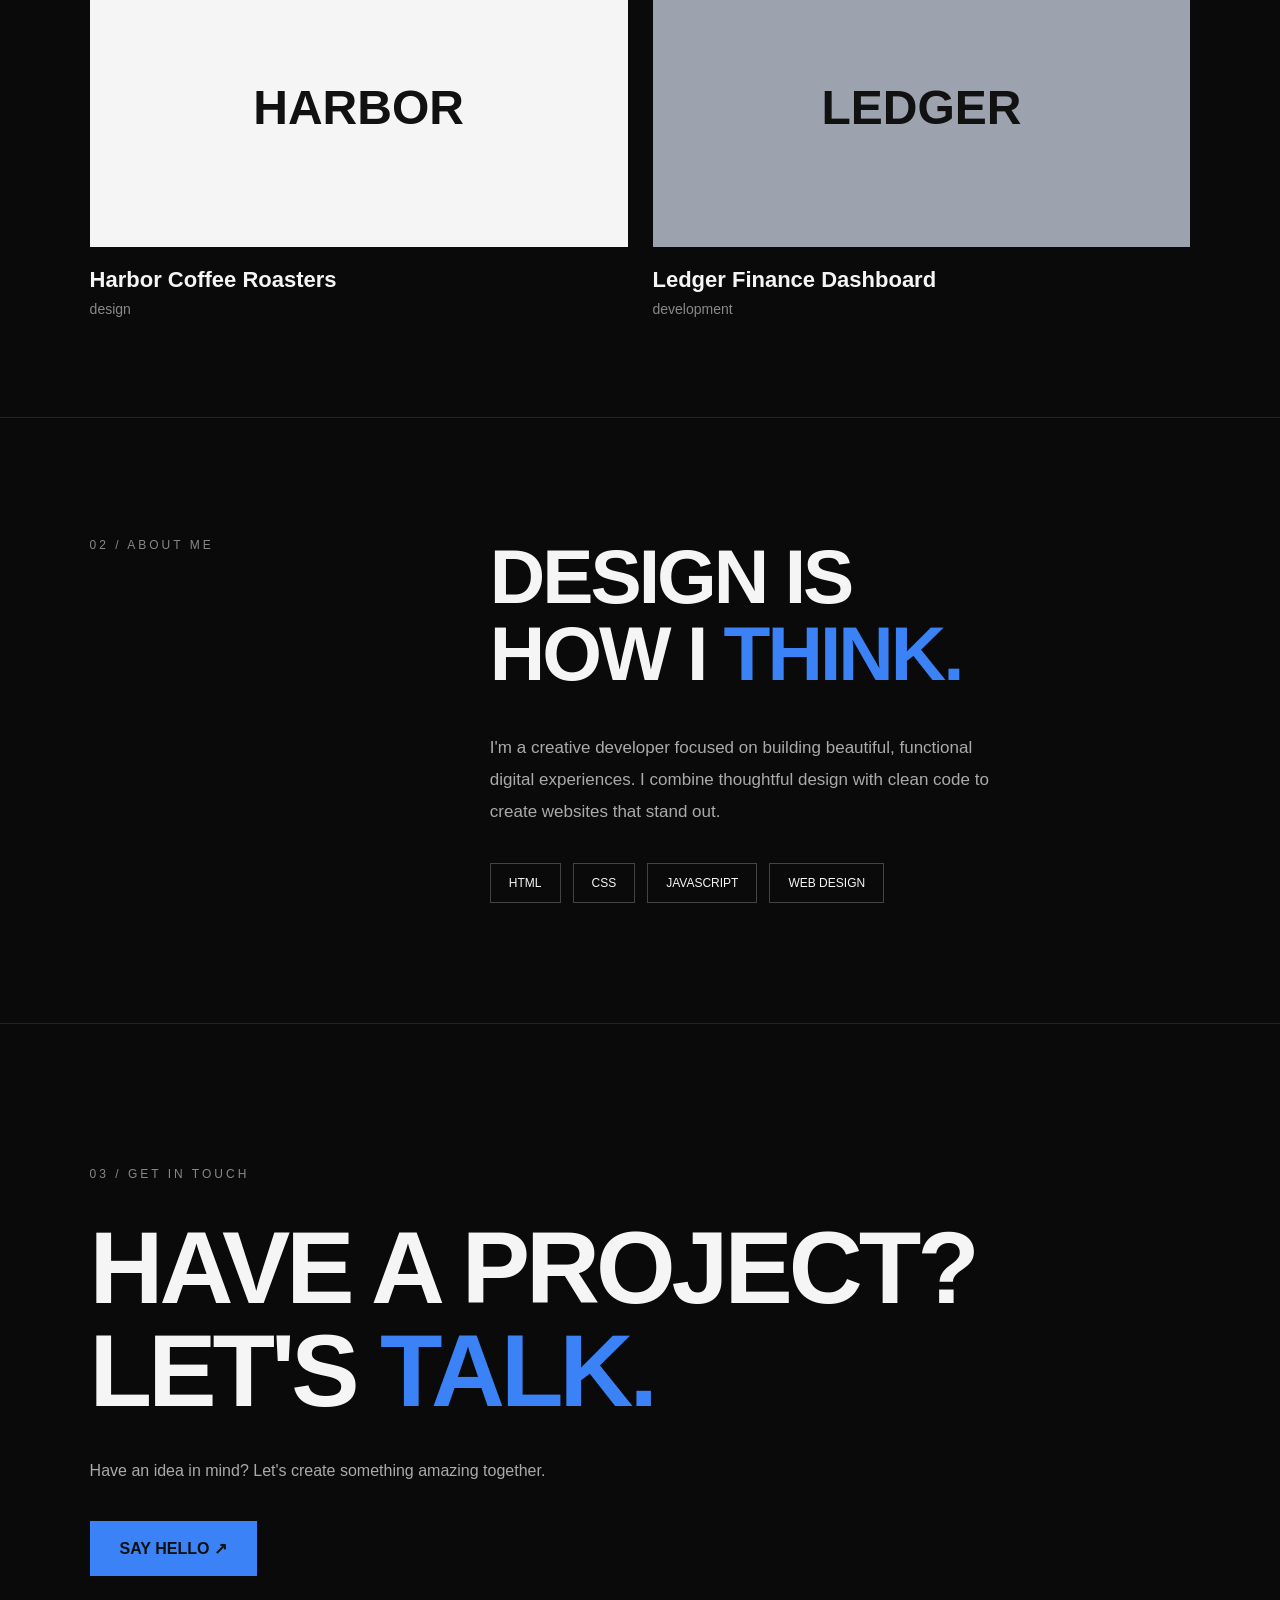
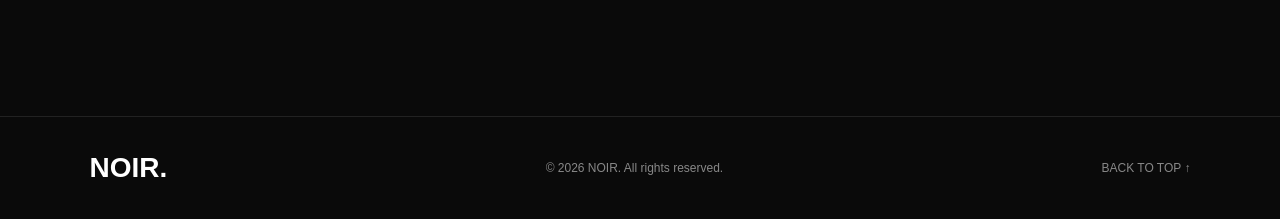
<file: noir-template/index.html>
<!DOCTYPE html>
<html lang="en">
<head>
  <meta charset="UTF-8">
  <meta name="viewport" content="width=device-width, initial-scale=1.0">
  <title>NOIR — Creative Developer</title>
  <link rel="stylesheet" href="style.css">
  <script src="script.js" defer></script>
  <style>
    .demo-bar { display: block; background: var(--accent); color: #0a0a0a; text-align: center; padding: 11px 5%; font-size: 13px; letter-spacing: 1px; text-decoration: none; font-weight: bold; }
    .demo-bar:hover { text-decoration: underline; }
  </style>
</head>
<body>
  <a class="demo-bar" href="https://badrrdev.gumroad.com/l/noir">LIVE DEMO OF THE NOIR TEMPLATE — GET IT ON GUMROAD ↗</a>

  <header class="navbar">
    <a href="#" class="logo">NOIR.</a>

    
<nav>
  <a href="#home">Home</a>
  <a href="#projects">Projects</a>
  <a href="#about">About</a>
  <a href="#contact">Contact</a>
</nav>
  </header>

  <main>
    <section class="hero" id="home">
      <p class="eyebrow">INDEPENDENT CREATIVE DEVELOPER</p>

      <h1>
        DIGITAL<br>
        EXPERIENCES<span class="dot">.</span>
      </h1>

      <p class="description">
        I build digital experiences that combine
        clean design with creative development.
      </p>

      <a href="#projects" class="btn">
        Explore My Work ↗
      </a>
    </section>

    
<section id="projects" class="projects">
  <div class="section-heading">

<div class="filters">
  <button class="filter-btn active" data-filter="all">
    All Projects
  </button>

  <button class="filter-btn" data-filter="design">
    Web Design
  </button>

  <button class="filter-btn" data-filter="development">
    Development
  </button>
</div>

    <span>01 / PORTFOLIO</span>
    <h2>SELECTED WORK<span class="dot">.</span></h2>
  </div>

  <div class="project-grid" id="projectGrid">
  </div>
</section>

<section class="about" id="about">
  <div class="about-label">
    <span>02 / ABOUT ME</span>
  </div>

  <div class="about-content">
    <h2>
      DESIGN IS<br>
      HOW I <span>THINK.</span>
    </h2>

    <p>
      I'm a creative developer focused on building
      beautiful, functional digital experiences.
      I combine thoughtful design with clean code
      to create websites that stand out.
    </p>

    <div class="skills">
      <span>HTML</span>
      <span>CSS</span>
      <span>JAVASCRIPT</span>
      <span>WEB DESIGN</span>
    </div>
  </div>
</section>

<section class="contact" id="contact">
  <span class="contact-label">03 / GET IN TOUCH</span>

  <h2>
    HAVE A PROJECT?<br>
    LET'S <span>TALK.</span>
  </h2>

  <p>
    Have an idea in mind? Let's create something
    amazing together.
  </p>

  <a href="mailto:hello@example.com" class="contact-btn">
    SAY HELLO ↗
  </a>
</section>

<footer class="footer">
  <a href="#home" class="logo">NOIR.</a>
  <p>© 2026 NOIR. All rights reserved.</p>
  <a href="#home">BACK TO TOP ↑</a>
</footer>

  </main>

</body>
</html>
</file>
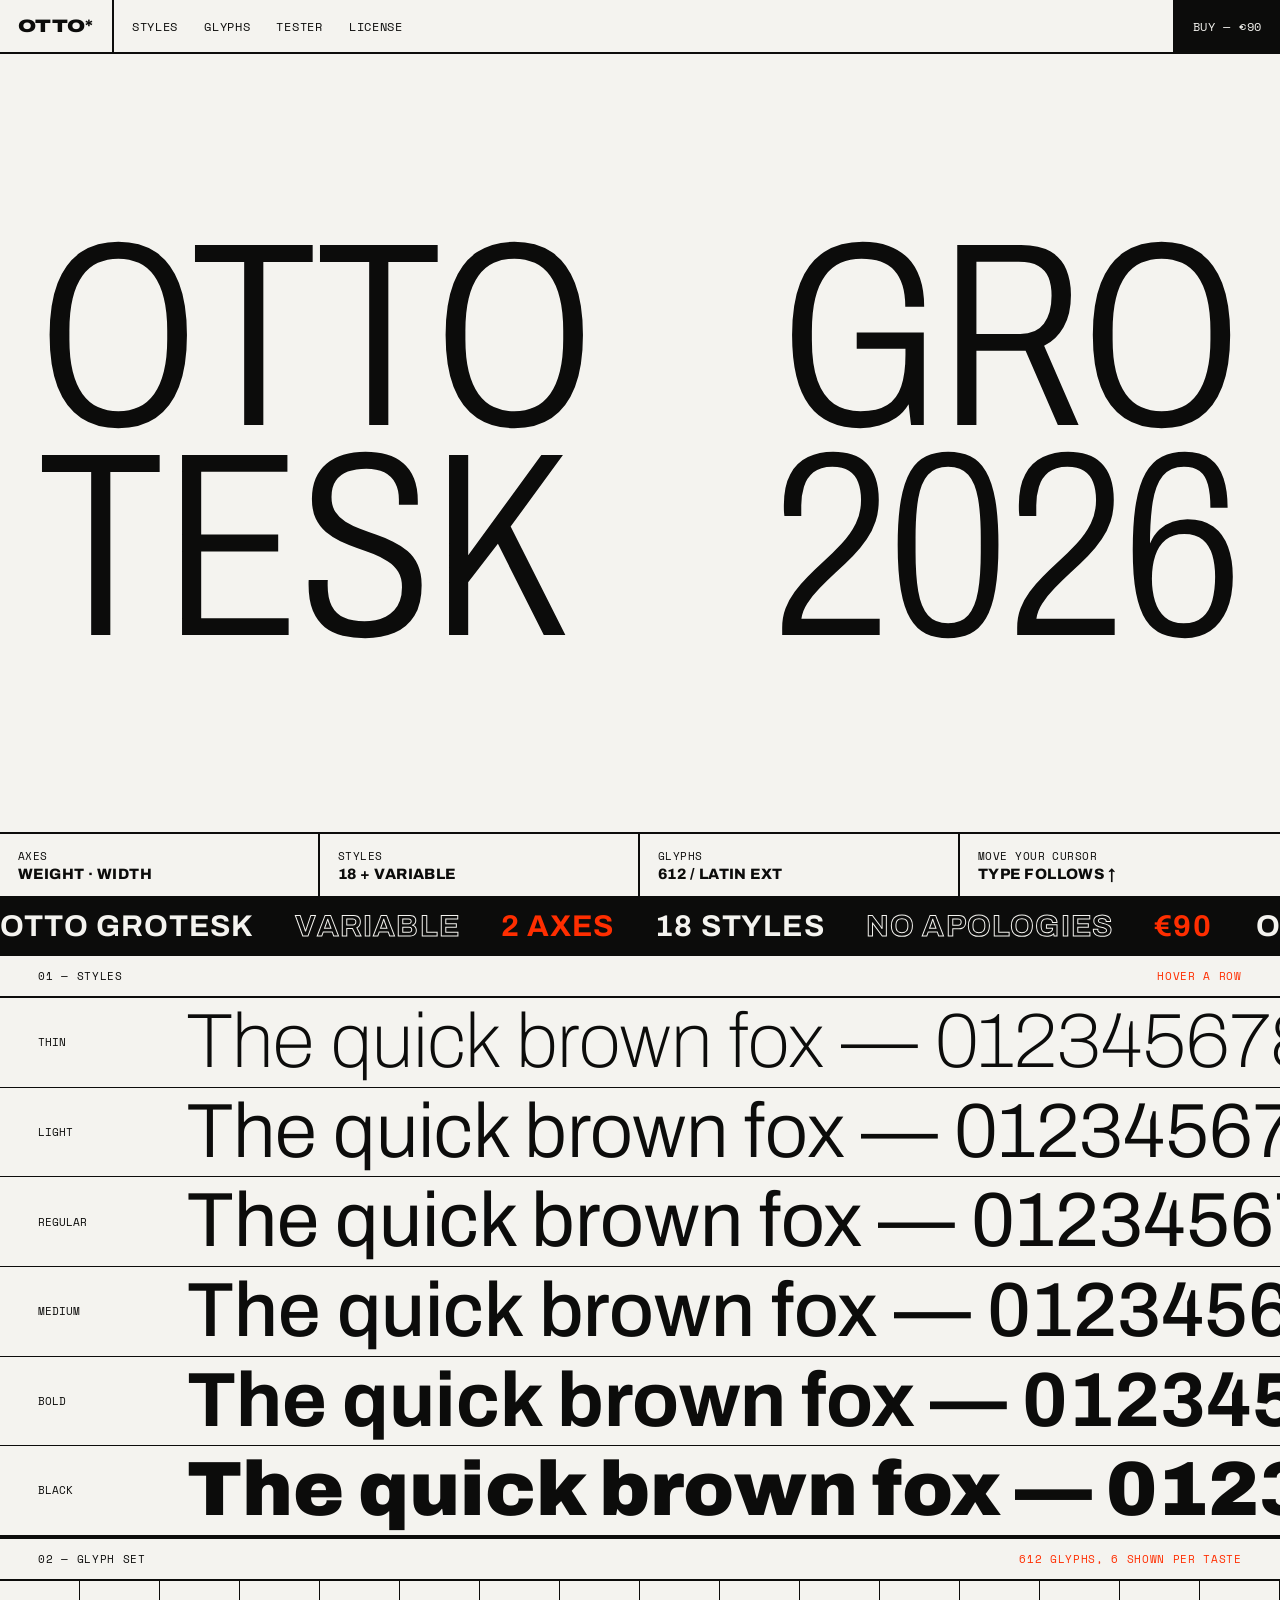
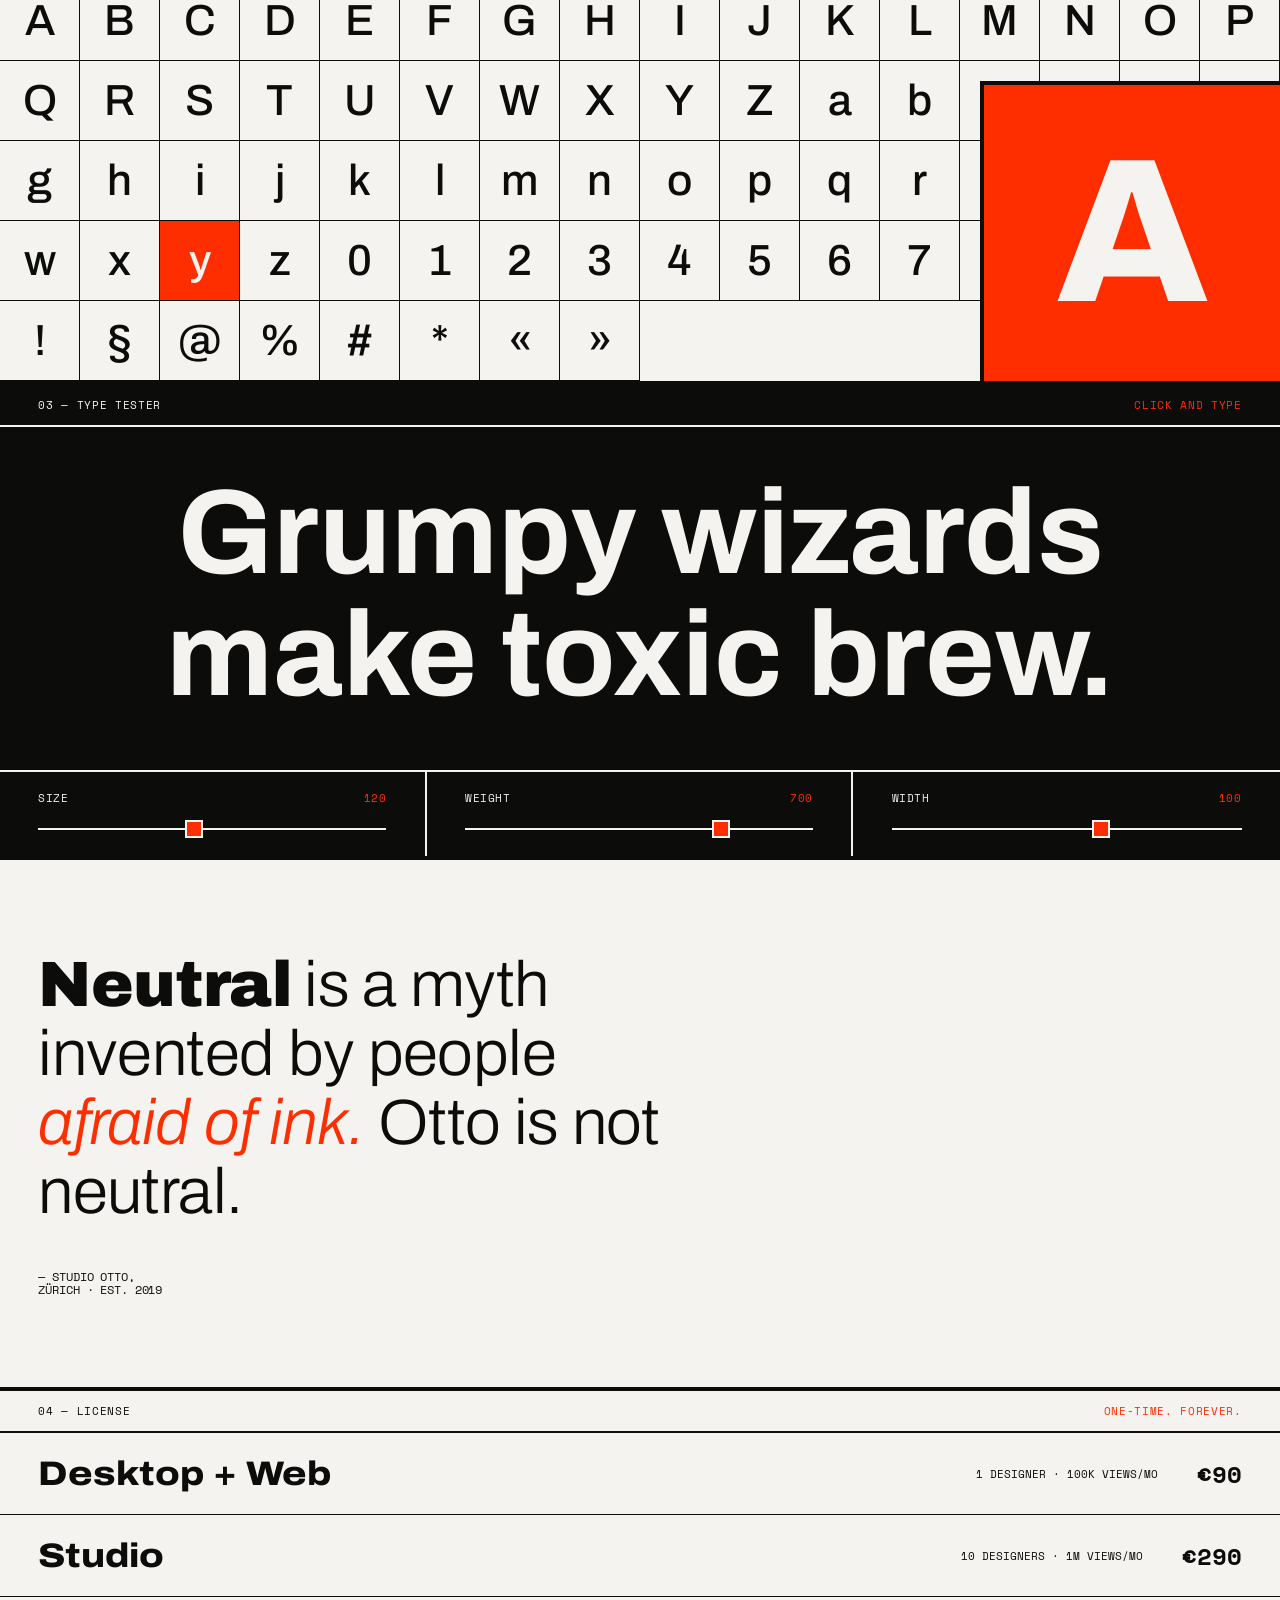
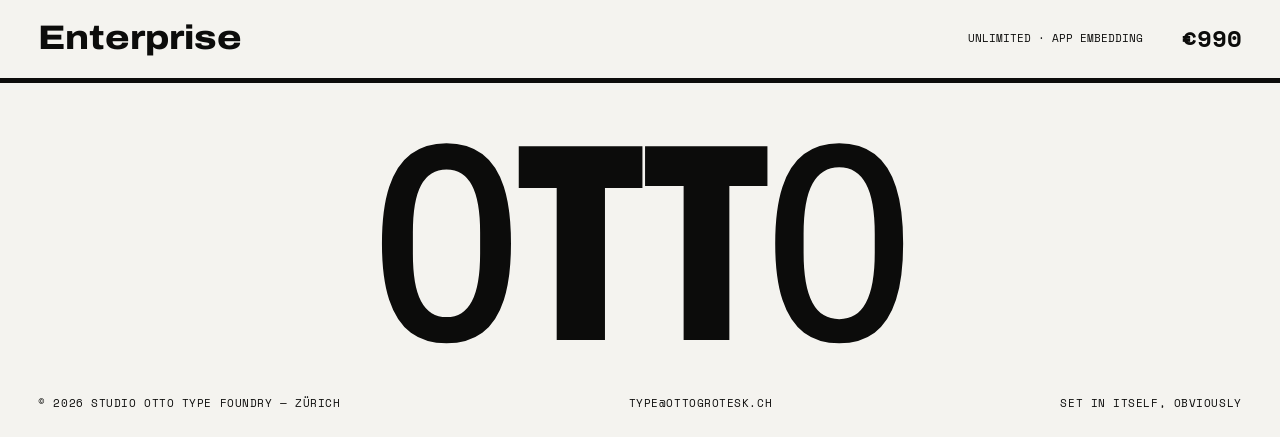
<file: otto/index.html>
<!DOCTYPE html>
<html lang="en">
<head>
<meta charset="UTF-8">
<meta name="viewport" content="width=device-width, initial-scale=1.0">
<title>OTTO GROTESK — Variable Type Specimen</title>
<meta name="description" content="OTTO GROTESK. A variable grotesk in 2 axes, 18 styles, zero apologies. Specimen and license.">
<link rel="preconnect" href="https://fonts.googleapis.com">
<link rel="preconnect" href="https://fonts.gstatic.com" crossorigin>
<link href="https://fonts.googleapis.com/css2?family=Archivo:ital,wdth,wght@0,62..125,100..900;1,62..125,100..900&family=Space+Mono:wght@400;700&display=swap" rel="stylesheet">
<style>
  :root {
    --w: #f4f3ef;
    --k: #0c0c0b;
    --acid: #ff2e00;
    --grid: #0c0c0b;
    --sans: "Archivo", Helvetica, Arial, sans-serif;
    --mono: "Space Mono", monospace;
  }
  * { margin: 0; padding: 0; box-sizing: border-box; }
  html { scroll-behavior: smooth; }
  body {
    background: var(--w);
    color: var(--k);
    font-family: var(--sans);
    overflow-x: hidden;
  }
  ::selection { background: var(--acid); color: var(--w); }

  /* ---------- header ---------- */
  header {
    position: fixed;
    top: 0; left: 0; right: 0;
    z-index: 100;
    display: flex;
    justify-content: space-between;
    align-items: stretch;
    border-bottom: 2px solid var(--k);
    background: var(--w);
    height: 54px;
  }
  header > * {
    display: flex;
    align-items: center;
    padding: 0 18px;
    font-family: var(--mono);
    font-size: 12px;
    text-transform: uppercase;
    letter-spacing: .06em;
  }
  header .logo {
    font-family: var(--sans);
    font-weight: 900;
    font-size: 18px;
    letter-spacing: .02em;
    border-right: 2px solid var(--k);
    text-decoration: none;
    color: var(--k);
    font-variation-settings: "wdth" 125;
  }
  header .mid { flex: 1; gap: 26px; }
  header .mid a {
    color: var(--k);
    text-decoration: none;
    position: relative;
  }
  header .mid a:hover { color: var(--acid); }
  header .buy {
    background: var(--k);
    color: var(--w);
    border-left: 2px solid var(--k);
    text-decoration: none;
    transition: background .2s, color .2s;
    white-space: nowrap;
  }
  header .buy:hover { background: var(--acid); color: var(--w); }
  @media (max-width: 700px) { header .mid a:nth-child(n+3) { display: none; } }

  /* ---------- hero ---------- */
  .hero {
    min-height: 100svh;
    padding-top: 54px;
    display: flex;
    flex-direction: column;
    border-bottom: 4px solid var(--k);
    cursor: crosshair;
  }
  .hero-type {
    flex: 1;
    display: flex;
    flex-direction: column;
    justify-content: center;
    padding: 2vh 3vw;
    user-select: none;
  }
  .hero-line {
    display: flex;
    justify-content: space-between;
    align-items: baseline;
    line-height: .8;
    gap: 4vw;
  }
  .hero-line span {
    font-size: clamp(70px, 20.5vw, 330px);
    font-weight: 500;
    display: inline-block;
    will-change: font-variation-settings;
  }
  .hero-meta {
    display: grid;
    grid-template-columns: 1fr 1fr 1fr 1fr;
    border-top: 2px solid var(--k);
  }
  .hero-meta div {
    padding: 14px 18px;
    font-family: var(--mono);
    font-size: 11px;
    text-transform: uppercase;
    letter-spacing: .04em;
    border-right: 2px solid var(--k);
  }
  .hero-meta div:last-child { border-right: none; }
  .hero-meta b { display: block; font-family: var(--sans); font-size: 15px; font-weight: 800; margin-top: 2px; }
  @media (max-width: 700px) {
    .hero-meta { grid-template-columns: 1fr 1fr; }
    .hero-meta div:nth-child(2) { border-right: none; }
    .hero-meta div:nth-child(-n+2) { border-bottom: 2px solid var(--k); }
  }

  /* ---------- marquee ---------- */
  .marquee {
    background: var(--k);
    color: var(--w);
    overflow: hidden;
    white-space: nowrap;
    border-bottom: 4px solid var(--k);
    padding: 10px 0;
  }
  .marquee-inner {
    display: inline-block;
    animation: slide 22s linear infinite;
  }
  .marquee-inner span {
    font-size: clamp(18px, 2.6vw, 30px);
    font-weight: 700;
    text-transform: uppercase;
    letter-spacing: .04em;
    margin-right: 3.2vw;
  }
  .marquee-inner .o { color: transparent; -webkit-text-stroke: 1px var(--w); }
  .marquee-inner .a { color: var(--acid); }
  @keyframes slide { to { transform: translateX(-50%); } }

  /* ---------- section base ---------- */
  .sec-tag {
    display: flex;
    justify-content: space-between;
    align-items: center;
    padding: 12px 3vw;
    border-bottom: 2px solid var(--k);
    font-family: var(--mono);
    font-size: 11px;
    text-transform: uppercase;
    letter-spacing: .06em;
  }
  .sec-tag em { font-style: normal; color: var(--acid); }

  /* ---------- weights ---------- */
  .weights { border-bottom: 4px solid var(--k); }
  .wrow {
    display: grid;
    grid-template-columns: 110px 1fr 90px;
    align-items: center;
    gap: 3vw;
    padding: 4px 3vw;
    border-bottom: 1px solid var(--k);
    overflow: hidden;
  }
  .wrow:last-child { border-bottom: none; }
  .wrow .nm { font-family: var(--mono); font-size: 11px; text-transform: uppercase; }
  .wrow .sample {
    font-size: clamp(34px, 6vw, 84px);
    line-height: 1.05;
    white-space: nowrap;
    transition: font-variation-settings .5s cubic-bezier(.2,.8,.2,1), color .2s;
  }
  .wrow .val { font-family: var(--mono); font-size: 11px; text-align: right; }
  .wrow:hover .sample { color: var(--acid); }
  .wrow:hover { background: #eceae2; }

  /* ---------- glyphs ---------- */
  .glyphs { border-bottom: 4px solid var(--k); position: relative; }
  .glyph-grid {
    display: grid;
    grid-template-columns: repeat(auto-fill, minmax(76px, 1fr));
  }
  .glyph {
    aspect-ratio: 1;
    display: flex;
    align-items: center;
    justify-content: center;
    font-size: clamp(26px, 3.4vw, 44px);
    font-weight: 500;
    border-right: 1px solid var(--k);
    border-bottom: 1px solid var(--k);
    cursor: pointer;
    transition: background .12s, color .12s;
    user-select: none;
  }
  .glyph:hover { background: var(--k); color: var(--w); font-variation-settings: "wdth" 125, "wght" 900; }
  .glyph-view {
    position: absolute;
    right: 0; bottom: 0;
    width: min(300px, 40vw);
    aspect-ratio: 1;
    background: var(--acid);
    color: var(--w);
    display: flex;
    align-items: center;
    justify-content: center;
    font-size: clamp(120px, 16vw, 230px);
    font-weight: 800;
    pointer-events: none;
    z-index: 5;
    border-left: 4px solid var(--k);
    border-top: 4px solid var(--k);
  }

  /* ---------- tester ---------- */
  .tester { border-bottom: 4px solid var(--k); background: var(--k); color: var(--w); }
  .tester .sec-tag { border-bottom: 2px solid var(--w); color: var(--w); }
  .tester-area {
    padding: 5vh 3vw;
  }
  #tester-text {
    width: 100%;
    background: transparent;
    color: var(--w);
    border: none;
    outline: none;
    font-family: var(--sans);
    text-align: center;
    line-height: 1.02;
    resize: none;
    overflow: hidden;
    caret-color: var(--acid);
  }
  #tester-text::selection { background: var(--acid); }
  .controls {
    display: grid;
    grid-template-columns: repeat(3, 1fr);
    border-top: 2px solid var(--w);
  }
  .ctl {
    padding: 18px 3vw 22px;
    border-right: 2px solid var(--w);
    font-family: var(--mono);
    font-size: 11px;
    text-transform: uppercase;
    letter-spacing: .05em;
  }
  .ctl:last-child { border-right: none; }
  .ctl label { display: flex; justify-content: space-between; margin-bottom: 12px; }
  .ctl output { color: var(--acid); }
  input[type="range"] {
    -webkit-appearance: none;
    appearance: none;
    width: 100%;
    height: 2px;
    background: var(--w);
    outline: none;
  }
  input[type="range"]::-webkit-slider-thumb {
    -webkit-appearance: none;
    appearance: none;
    width: 18px; height: 18px;
    background: var(--acid);
    border: 2px solid var(--w);
    cursor: ew-resize;
    border-radius: 0;
  }
  input[type="range"]::-moz-range-thumb {
    width: 18px; height: 18px;
    background: var(--acid);
    border: 2px solid var(--w);
    cursor: ew-resize;
    border-radius: 0;
  }
  @media (max-width: 700px) {
    .controls { grid-template-columns: 1fr; }
    .ctl { border-right: none; border-bottom: 2px solid var(--w); }
    .ctl:last-child { border-bottom: none; }
  }

  /* ---------- manifesto ---------- */
  .manifesto {
    padding: 10vh 3vw;
    border-bottom: 4px solid var(--k);
  }
  .manifesto p {
    font-size: clamp(28px, 5vw, 72px);
    font-weight: 300;
    line-height: 1.08;
    letter-spacing: -.01em;
    max-width: 18ch;
  }
  .manifesto p b { font-weight: 900; }
  .manifesto p em { font-style: italic; color: var(--acid); }
  .manifesto .sig {
    margin-top: 5vh;
    font-family: var(--mono);
    font-size: 12px;
    text-transform: uppercase;
  }

  /* ---------- license / footer ---------- */
  .license { border-bottom: 4px solid var(--k); }
  .lic-row {
    display: grid;
    grid-template-columns: 1fr auto auto;
    gap: 3vw;
    align-items: center;
    padding: 22px 3vw;
    border-bottom: 1px solid var(--k);
    text-decoration: none;
    color: var(--k);
    transition: background .15s, color .15s;
  }
  .lic-row:hover { background: var(--k); color: var(--w); }
  .lic-row:hover .price { color: var(--acid); }
  .lic-row .t { font-weight: 800; font-size: clamp(20px, 3vw, 34px); font-variation-settings: "wdth" 116; }
  .lic-row .d { font-family: var(--mono); font-size: 11px; text-transform: uppercase; }
  .lic-row .price { font-family: var(--mono); font-size: clamp(16px, 2.4vw, 24px); font-weight: 700; }
  footer {
    display: flex;
    justify-content: space-between;
    flex-wrap: wrap;
    gap: 12px;
    padding: 20px 3vw 26px;
    font-family: var(--mono);
    font-size: 11px;
    text-transform: uppercase;
    letter-spacing: .05em;
  }
  footer a { color: var(--k); text-decoration: none; }
  footer a:hover { color: var(--acid); }

  .big-otto {
    font-weight: 900;
    font-variation-settings: "wdth" 62;
    font-size: clamp(90px, 22vw, 340px);
    line-height: .78;
    text-align: center;
    padding: 6vh 0 2vh;
    letter-spacing: -.02em;
    user-select: none;
  }
  .big-otto span { transition: color .15s; }
  .big-otto span:hover { color: var(--acid); }

  @media (prefers-reduced-motion: reduce) {
    html { scroll-behavior: auto; }
    .marquee-inner { animation: none; }
    *, *::before, *::after { transition-duration: .01ms !important; }
  }
</style>
</head>
<body>

<header>
  <a class="logo" href="#">OTTO*</a>
  <nav class="mid">
    <a href="#weights">Styles</a>
    <a href="#glyphs">Glyphs</a>
    <a href="#tester">Tester</a>
    <a href="#license">License</a>
  </nav>
  <a class="buy" href="#license">Buy — €90</a>
</header>

<section class="hero" id="hero">
  <div class="hero-type" id="hero-type">
    <div class="hero-line"><span>OTTO</span><span>GRO</span></div>
    <div class="hero-line"><span>TESK</span><span>2026</span></div>
  </div>
  <div class="hero-meta">
    <div>Axes<b>Weight · Width</b></div>
    <div>Styles<b>18 + Variable</b></div>
    <div>Glyphs<b>612 / Latin Ext</b></div>
    <div>Move your cursor<b>Type follows ↑</b></div>
  </div>
</section>

<div class="marquee" aria-hidden="true">
  <div class="marquee-inner" id="marquee">
    <span>Otto Grotesk</span><span class="o">Variable</span><span class="a">2 Axes</span><span>18 Styles</span><span class="o">No Apologies</span><span class="a">€90</span>
    <span>Otto Grotesk</span><span class="o">Variable</span><span class="a">2 Axes</span><span>18 Styles</span><span class="o">No Apologies</span><span class="a">€90</span>
  </div>
</div>

<section class="weights" id="weights">
  <div class="sec-tag"><span>01 — Styles</span><em>Hover a row</em></div>
  <div id="wrows"></div>
</section>

<section class="glyphs" id="glyphs">
  <div class="sec-tag"><span>02 — Glyph set</span><em>612 glyphs, 6 shown per taste</em></div>
  <div class="glyph-grid" id="glyph-grid"></div>
  <div class="glyph-view" id="glyph-view" aria-hidden="true">A</div>
</section>

<section class="tester" id="tester">
  <div class="sec-tag"><span>03 — Type tester</span><em>Click and type</em></div>
  <div class="tester-area">
    <textarea id="tester-text" rows="2" spellcheck="false" aria-label="Type tester">Grumpy wizards make toxic brew.</textarea>
  </div>
  <div class="controls">
    <div class="ctl">
      <label>Size <output id="o-size">120</output></label>
      <input type="range" id="r-size" min="24" max="240" value="120">
    </div>
    <div class="ctl">
      <label>Weight <output id="o-wght">700</output></label>
      <input type="range" id="r-wght" min="100" max="900" value="700">
    </div>
    <div class="ctl">
      <label>Width <output id="o-wdth">100</output></label>
      <input type="range" id="r-wdth" min="62" max="125" value="100">
    </div>
  </div>
</section>

<section class="manifesto">
  <p><b>Neutral</b> is a myth invented by people <em>afraid of ink.</em> Otto is not neutral.</p>
  <p class="sig">— Studio Otto, Zürich · Est. 2019</p>
</section>

<section class="license" id="license">
  <div class="sec-tag"><span>04 — License</span><em>One-time. Forever.</em></div>
  <a class="lic-row" href="#"><span class="t">Desktop + Web</span><span class="d">1 designer · 100k views/mo</span><span class="price">€90</span></a>
  <a class="lic-row" href="#"><span class="t">Studio</span><span class="d">10 designers · 1M views/mo</span><span class="price">€290</span></a>
  <a class="lic-row" href="#"><span class="t">Enterprise</span><span class="d">Unlimited · App embedding</span><span class="price">€990</span></a>
</section>

<div class="big-otto" aria-hidden="true" id="big-otto">OTTO</div>

<footer>
  <span>© 2026 Studio Otto Type Foundry — Zürich</span>
  <a href="mailto:type@ottogrotesk.ch">type@ottogrotesk.ch</a>
  <span>Set in itself, obviously</span>
</footer>

<script>
(() => {
  "use strict";
  const reduceMotion = window.matchMedia("(prefers-reduced-motion: reduce)").matches;

  /* ---------- hero cursor-warped type ---------- */
  const heroSpans = [...document.querySelectorAll(".hero-line span")];
  const heroBox = document.getElementById("hero-type");
  const state = heroSpans.map(() => ({ wght: 500, wdth: 100, tw: 500, td: 100 }));
  let mx = -1e4, my = -1e4;
  heroBox.addEventListener("pointermove", e => { mx = e.clientX; my = e.clientY; });
  heroBox.addEventListener("pointerleave", () => { mx = -1e4; my = -1e4; });

  function heroTick() {
    heroSpans.forEach((sp, i) => {
      const r = sp.getBoundingClientRect();
      const cx = r.left + r.width / 2, cy = r.top + r.height / 2;
      const d = Math.hypot(mx - cx, my - cy);
      const range = Math.max(innerWidth, 600) * 0.45;
      const p = Math.max(0, 1 - d / range);
      const s = state[i];
      s.tw = 300 + p * 600;          // 300..900
      s.td = 75 + p * 50;            // 75..125
      s.wght += (s.tw - s.wght) * 0.09;
      s.wdth += (s.td - s.wdth) * 0.09;
      sp.style.fontVariationSettings = `"wght" ${s.wght.toFixed(0)}, "wdth" ${s.wdth.toFixed(1)}`;
    });
    requestAnimationFrame(heroTick);
  }
  if (!reduceMotion) requestAnimationFrame(heroTick);

  /* ---------- weight rows ---------- */
  const weights = [
    ["Thin", 100], ["Light", 300], ["Regular", 400], ["Medium", 500],
    ["Bold", 700], ["Black", 900],
  ];
  const wrows = document.getElementById("wrows");
  wrows.innerHTML = weights.map(([nm, v]) => `
    <div class="wrow" data-w="${v}">
      <span class="nm">${nm}</span>
      <span class="sample" style="font-variation-settings:'wght' ${v}, 'wdth' 100">The quick brown fox — 0123456789</span>
      <span class="val">${v}</span>
    </div>`).join("");
  wrows.querySelectorAll(".wrow").forEach(row => {
    const s = row.querySelector(".sample");
    const v = +row.dataset.w;
    row.addEventListener("mouseenter", () => s.style.fontVariationSettings = `'wght' ${v}, 'wdth' 125`);
    row.addEventListener("mouseleave", () => s.style.fontVariationSettings = `'wght' ${v}, 'wdth' 100`);
  });

  /* ---------- glyph grid ---------- */
  const chars = "ABCDEFGHIJKLMNOPQRSTUVWXYZabcdefghijklmnopqrstuvwxyz0123456789&?!§@%#*«»";
  const grid = document.getElementById("glyph-grid");
  const view = document.getElementById("glyph-view");
  grid.innerHTML = [...chars].map(c => `<span class="glyph">${c}</span>`).join("");
  grid.addEventListener("pointerover", e => {
    if (e.target.classList.contains("glyph")) view.textContent = e.target.textContent;
  });
  // idle flicker: random glyph inverts briefly
  if (!reduceMotion) {
    const cells = [...grid.children];
    setInterval(() => {
      const c = cells[Math.floor(Math.random() * cells.length)];
      c.style.background = "var(--acid)";
      c.style.color = "var(--w)";
      setTimeout(() => { c.style.background = ""; c.style.color = ""; }, 260);
    }, 700);
  }

  /* ---------- tester ---------- */
  const tt = document.getElementById("tester-text");
  const rs = document.getElementById("r-size"), rw = document.getElementById("r-wght"), rd = document.getElementById("r-wdth");
  const os = document.getElementById("o-size"), ow = document.getElementById("o-wght"), od = document.getElementById("o-wdth");
  function applyTester() {
    tt.style.fontSize = rs.value + "px";
    tt.style.fontVariationSettings = `"wght" ${rw.value}, "wdth" ${rd.value}`;
    os.textContent = rs.value;
    ow.textContent = rw.value;
    od.textContent = rd.value;
    fitTester();
  }
  function fitTester() {
    tt.style.height = "auto";
    tt.style.height = tt.scrollHeight + "px";
  }
  [rs, rw, rd].forEach(r => r.addEventListener("input", applyTester));
  tt.addEventListener("input", fitTester);
  applyTester();

  /* ---------- big otto scroll-weight ---------- */
  const bo = document.getElementById("big-otto");
  bo.innerHTML = [...bo.textContent].map(c => `<span>${c}</span>`).join("");
  const boSpans = [...bo.children];
  function boTick() {
    const r = bo.getBoundingClientRect();
    const p = Math.min(1, Math.max(0, (innerHeight - r.top) / (innerHeight + r.height)));
    boSpans.forEach((sp, i) => {
      const off = Math.sin(p * Math.PI * 2 + i * 1.1) * 0.5 + 0.5;
      sp.style.fontVariationSettings = `"wght" ${(200 + off * 700).toFixed(0)}, "wdth" ${(62 + p * 63).toFixed(1)}`;
    });
  }
  if (!reduceMotion) {
    addEventListener("scroll", () => requestAnimationFrame(boTick), { passive: true });
    boTick();
  }
})();
</script>
</body>
</html>
</file>
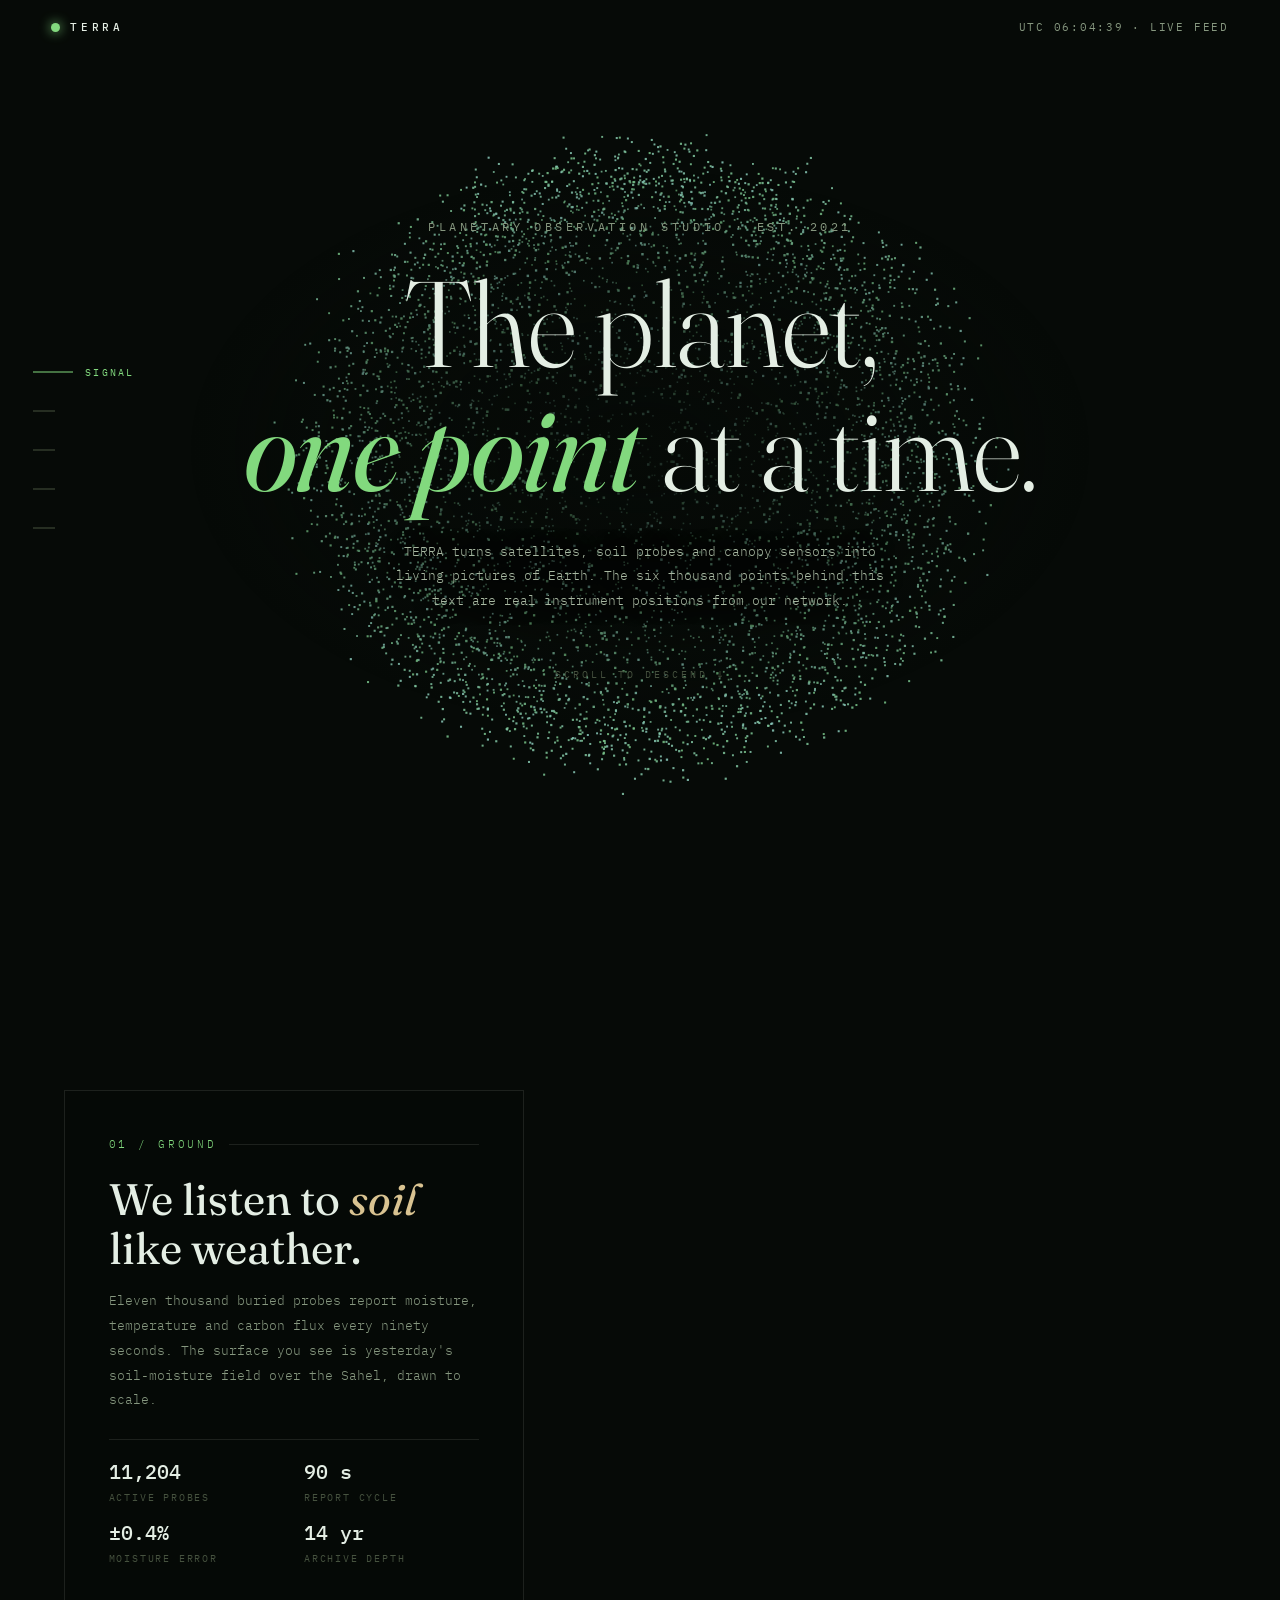
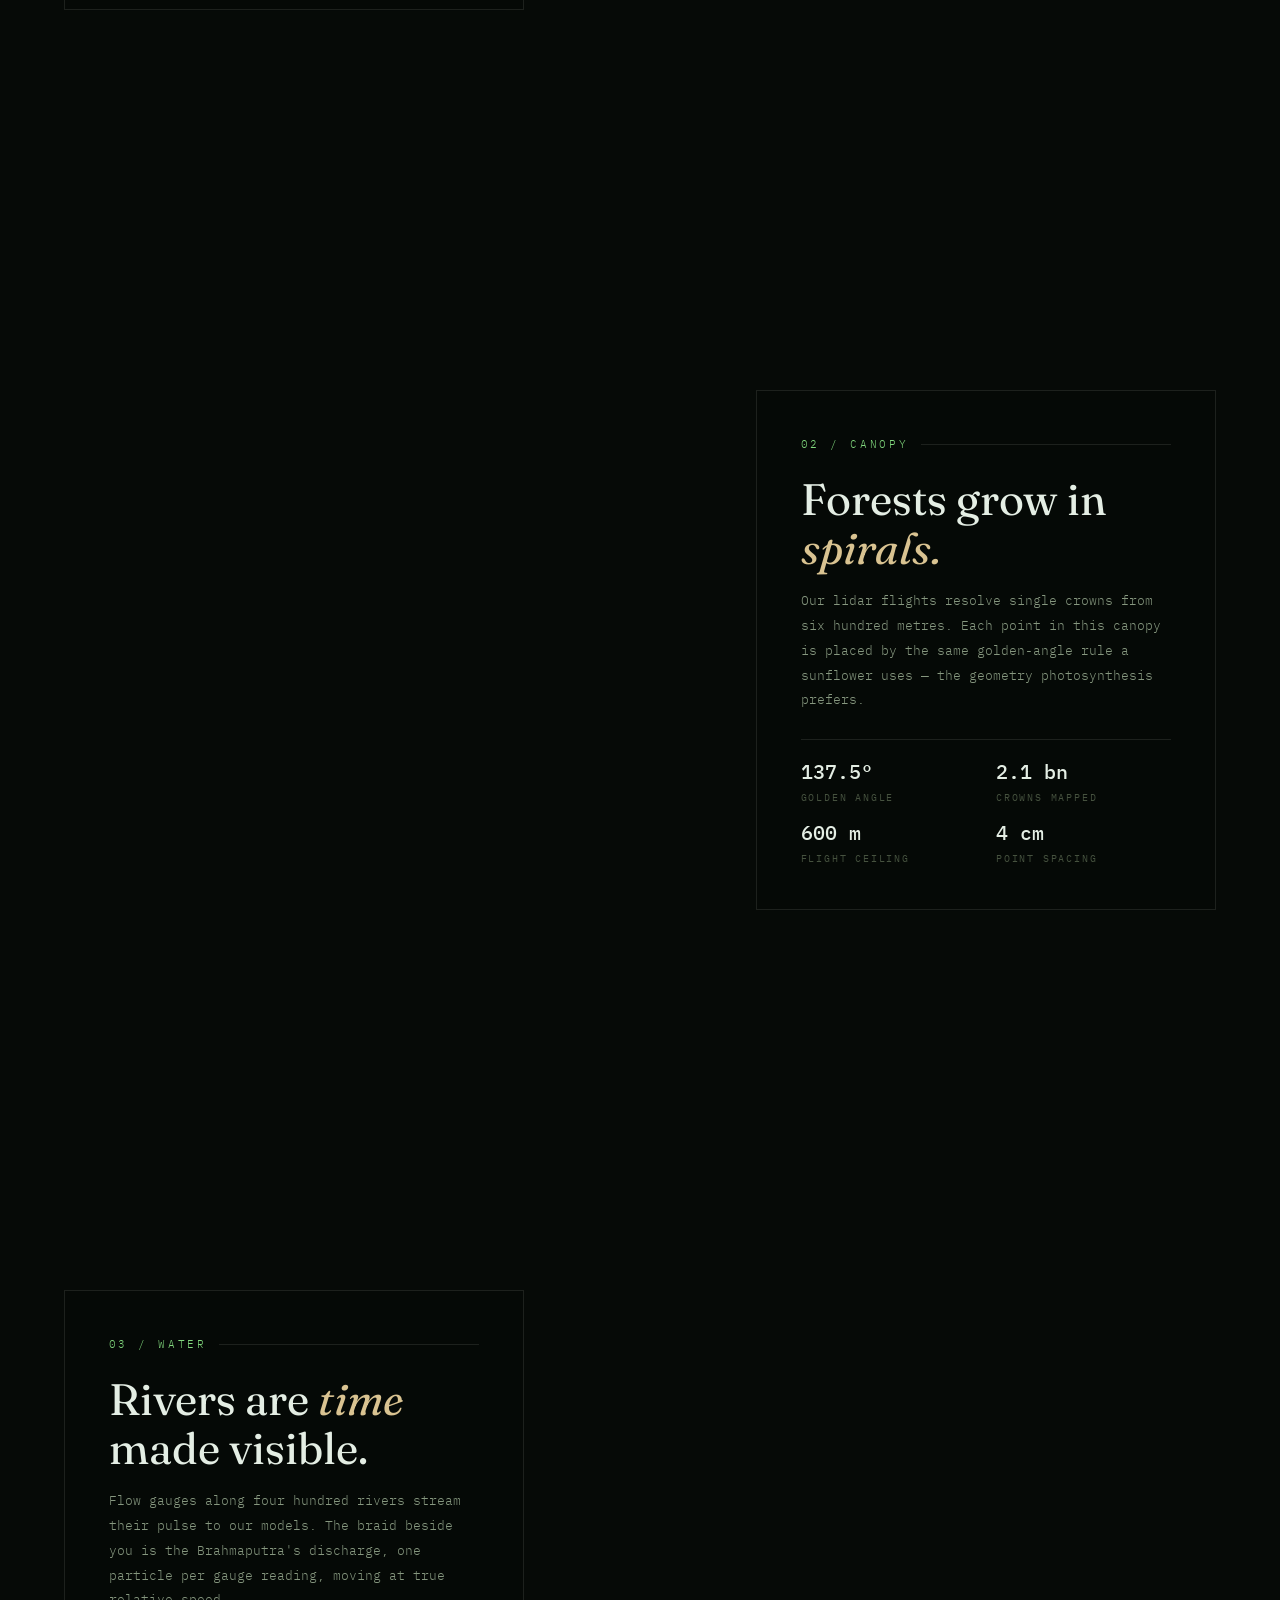
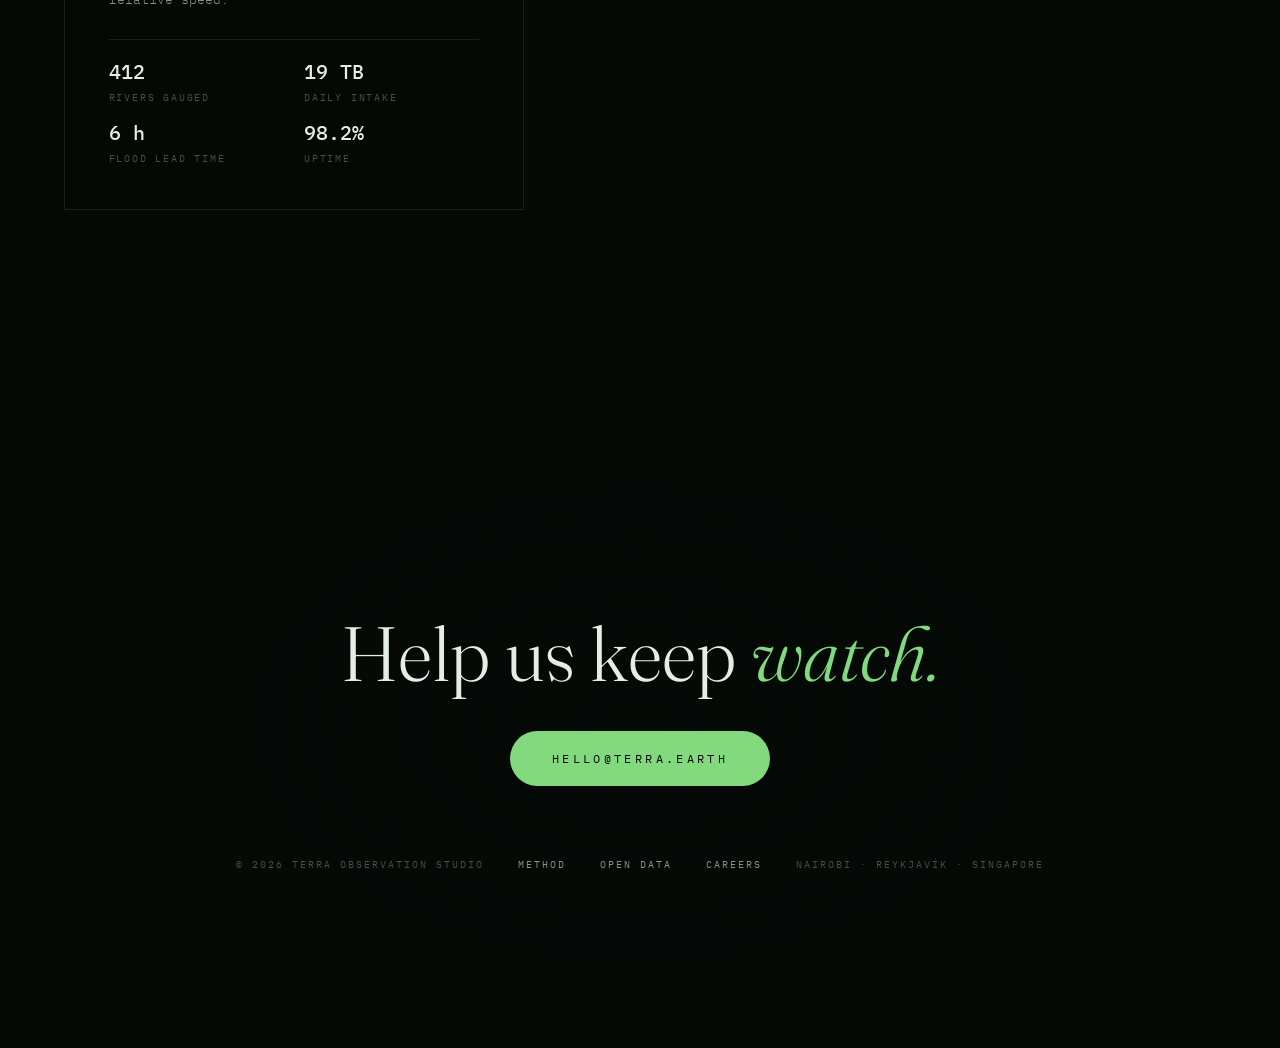
<file: terra/index.html>
<!DOCTYPE html>
<html lang="en">
<head>
<meta charset="UTF-8">
<meta name="viewport" content="width=device-width, initial-scale=1.0">
<title>TERRA — Planetary Observation Studio</title>
<meta name="description" content="TERRA turns satellites, soil probes and canopy sensors into living pictures of the planet. Six thousand data points, one Earth.">
<link rel="preconnect" href="https://fonts.googleapis.com">
<link rel="preconnect" href="https://fonts.gstatic.com" crossorigin>
<link href="https://fonts.googleapis.com/css2?family=Fraunces:opsz,wght@9..144,300;9..144,400;9..144,500&family=IBM+Plex+Mono:wght@300;400;500&display=swap" rel="stylesheet">
<style>
  :root {
    --bg: #060a07;
    --ink: #e4eee4;
    --dim: #86977f;
    --faint: #46523f;
    --green: #82d97e;
    --sand: #d9c391;
    --sky: #8fd0d9;
    --line: rgba(228, 238, 228, 0.1);
    --serif: "Fraunces", Georgia, serif;
    --mono: "IBM Plex Mono", ui-monospace, monospace;
  }
  * { margin: 0; padding: 0; box-sizing: border-box; }
  html { scroll-behavior: smooth; }
  html, body { background: var(--bg); }
  body {
    color: var(--ink);
    font-family: var(--serif);
    overflow-x: hidden;
    -webkit-font-smoothing: antialiased;
  }
  ::selection { background: var(--green); color: var(--bg); }

  #field {
    position: fixed;
    inset: 0;
    width: 100%;
    height: 100%;
    z-index: 0;
  }

  /* ---------- top bar ---------- */
  header {
    position: fixed;
    top: 0; left: 0; right: 0;
    z-index: 40;
    display: flex;
    justify-content: space-between;
    align-items: center;
    padding: 20px clamp(20px, 4vw, 52px);
    font-family: var(--mono);
    font-size: 11px;
    letter-spacing: .16em;
    text-transform: uppercase;
  }
  .wordmark {
    color: var(--ink);
    text-decoration: none;
    font-weight: 500;
    letter-spacing: .34em;
    display: flex;
    align-items: center;
    gap: 10px;
  }
  .wordmark::before {
    content: "";
    width: 9px; height: 9px;
    border-radius: 50%;
    background: var(--green);
    box-shadow: 0 0 12px var(--green);
    animation: pulse 2.6s ease-in-out infinite;
  }
  @keyframes pulse { 50% { box-shadow: 0 0 3px var(--green); opacity: .6; } }
  .clock { color: var(--dim); }

  /* ---------- progress rail ---------- */
  .rail {
    position: fixed;
    left: clamp(16px, 2.6vw, 40px);
    top: 50%;
    transform: translateY(-50%);
    z-index: 5;
    display: flex;
    flex-direction: column;
    gap: 26px;
  }
  .rail a {
    display: flex;
    align-items: center;
    gap: 12px;
    text-decoration: none;
    color: var(--faint);
    font-family: var(--mono);
    font-size: 10px;
    letter-spacing: .22em;
    text-transform: uppercase;
    transition: color .4s;
  }
  .rail a i {
    width: 22px; height: 1px;
    background: var(--faint);
    transition: width .4s, background .4s;
  }
  .rail a.on { color: var(--green); }
  .rail a.on i { width: 40px; background: var(--green); }
  .rail a span { opacity: 0; transform: translateX(-6px); transition: opacity .4s, transform .4s; }
  .rail a.on span, .rail a:hover span { opacity: 1; transform: none; }
  @media (max-width: 860px) { .rail { display: none; } }

  /* ---------- sections ---------- */
  main { position: relative; z-index: 10; }
  section {
    min-height: 100svh;
    display: flex;
    align-items: center;
    padding: 12vh clamp(20px, 5vw, 72px);
  }

  .hero { justify-content: center; text-align: center; flex-direction: column; position: relative; }
  .hero::before {
    content: "";
    position: absolute;
    left: 50%; top: 50%;
    transform: translate(-50%, -50%);
    width: min(88vw, 900px);
    height: min(64vh, 560px);
    background: radial-gradient(ellipse closest-side, rgba(6,10,7,.82), rgba(6,10,7,.45) 55%, rgba(6,10,7,0) 100%);
    pointer-events: none;
    z-index: -1;
  }
  .hero .sat {
    font-family: var(--mono);
    font-size: clamp(10px, 1.1vw, 12px);
    letter-spacing: .3em;
    text-transform: uppercase;
    color: var(--dim);
    margin-bottom: 3vh;
  }
  .hero h1 {
    font-weight: 300;
    font-size: clamp(52px, 9.5vw, 148px);
    line-height: 1.02;
    letter-spacing: -.01em;
  }
  .hero h1 em {
    font-style: italic;
    font-weight: 400;
    color: var(--green);
  }
  .hero .sub {
    margin-top: 3.4vh;
    max-width: 520px;
    font-family: var(--mono);
    font-weight: 300;
    font-size: 13px;
    line-height: 1.9;
    color: #a8b8a2;
    text-shadow: 0 1px 10px rgba(6,10,7,.95), 0 0 22px rgba(6,10,7,.9);
  }
  @media (max-width: 700px) {
    .hero::before, footer::before {
      width: 100vw;
      height: 100%;
      background: radial-gradient(ellipse closest-side, rgba(6,10,7,.9), rgba(6,10,7,.55) 60%, rgba(6,10,7,0) 100%);
    }
  }
  .hero .down {
    margin-top: 6vh;
    font-family: var(--mono);
    font-size: 10px;
    letter-spacing: .3em;
    text-transform: uppercase;
    color: var(--faint);
    animation: bob 2.4s ease-in-out infinite;
  }
  @keyframes bob { 50% { transform: translateY(7px); } }

  .panel-wrap { width: 100%; display: flex; }
  .panel-wrap.right { justify-content: flex-end; }
  .panel {
    max-width: 460px;
    background: rgba(6, 10, 7, 0.72);
    backdrop-filter: blur(10px);
    border: 1px solid var(--line);
    padding: clamp(28px, 3.4vw, 46px);
  }
  .panel .step {
    font-family: var(--mono);
    font-size: 11px;
    letter-spacing: .26em;
    text-transform: uppercase;
    color: var(--green);
    display: flex;
    align-items: center;
    gap: 12px;
    margin-bottom: 20px;
  }
  .panel .step::after { content: ""; flex: 1; height: 1px; background: var(--line); }
  .panel h2 {
    font-weight: 400;
    font-size: clamp(30px, 3.6vw, 44px);
    line-height: 1.12;
    margin-bottom: 16px;
  }
  .panel h2 em { font-style: italic; color: var(--sand); }
  .panel p {
    font-family: var(--mono);
    font-weight: 300;
    font-size: 13px;
    line-height: 1.9;
    color: var(--dim);
  }
  .panel .data {
    margin-top: 26px;
    border-top: 1px solid var(--line);
    padding-top: 18px;
    display: grid;
    grid-template-columns: 1fr 1fr;
    gap: 14px 20px;
    font-family: var(--mono);
  }
  .panel .data div b {
    display: block;
    font-weight: 500;
    font-size: 20px;
    color: var(--ink);
  }
  .panel .data div i {
    font-style: normal;
    font-size: 10px;
    letter-spacing: .18em;
    text-transform: uppercase;
    color: var(--faint);
  }

  /* ---------- footer ---------- */
  footer::before {
    content: "";
    position: absolute;
    left: 50%; top: 50%;
    transform: translate(-50%, -50%);
    width: min(88vw, 860px);
    height: min(60vh, 520px);
    background: radial-gradient(ellipse closest-side, rgba(6,10,7,.8), rgba(6,10,7,.4) 55%, rgba(6,10,7,0) 100%);
    pointer-events: none;
    z-index: -1;
  }
  footer {
    position: relative;
    z-index: 10;
    min-height: 72svh;
    display: flex;
    flex-direction: column;
    justify-content: center;
    align-items: center;
    text-align: center;
    gap: 4vh;
    padding: 10vh clamp(20px, 5vw, 72px) 6vh;
  }
  footer h2 {
    font-weight: 300;
    font-size: clamp(36px, 6vw, 84px);
    line-height: 1.06;
  }
  footer h2 em { font-style: italic; color: var(--green); }
  .cta {
    font-family: var(--mono);
    font-size: 12px;
    letter-spacing: .28em;
    text-transform: uppercase;
    color: var(--bg);
    background: var(--green);
    text-decoration: none;
    padding: 20px 42px;
    border-radius: 99px;
    transition: transform .35s cubic-bezier(.2,.8,.2,1), box-shadow .35s;
  }
  .cta:hover {
    transform: translateY(-3px);
    box-shadow: 0 18px 40px -12px rgba(130, 217, 126, .45);
  }
  .foot-links {
    display: flex;
    flex-wrap: wrap;
    justify-content: center;
    gap: 10px 34px;
    font-family: var(--mono);
    font-size: 10px;
    letter-spacing: .2em;
    text-transform: uppercase;
    color: var(--faint);
    margin-top: 4vh;
  }
  .foot-links a { color: var(--dim); text-decoration: none; transition: color .3s; }
  .foot-links a:hover { color: var(--ink); }

  .rv { opacity: 0; transform: translateY(28px); transition: opacity 1s ease, transform 1s cubic-bezier(.16,1,.3,1); }
  .rv.in { opacity: 1; transform: none; }

  @media (prefers-reduced-motion: reduce) {
    html { scroll-behavior: auto; }
    *, *::before, *::after { animation: none !important; transition-duration: .01ms !important; }
    .rv { opacity: 1; transform: none; }
  }
</style>
</head>
<body>

<canvas id="field" aria-hidden="true"></canvas>

<header>
  <a class="wordmark" href="#top">TERRA</a>
  <span class="clock" id="clock">—</span>
</header>

<div class="rail" id="rail">
  <a href="#top" data-sec="0" class="on"><i></i><span>Signal</span></a>
  <a href="#terrain" data-sec="1"><i></i><span>Ground</span></a>
  <a href="#canopy" data-sec="2"><i></i><span>Canopy</span></a>
  <a href="#water" data-sec="3"><i></i><span>Water</span></a>
  <a href="#join" data-sec="4"><i></i><span>Join</span></a>
</div>

<main>
  <section class="hero" id="top" data-mode="0">
    <p class="sat">Planetary observation studio · est. 2021</p>
    <h1>The planet,<br><em>one point</em> at a time.</h1>
    <p class="sub">TERRA turns satellites, soil probes and canopy sensors into living pictures of Earth. The six thousand points behind this text are real instrument positions from our network.</p>
    <p class="down">Scroll to descend ↓</p>
  </section>

  <section id="terrain" data-mode="1">
    <div class="panel-wrap">
      <div class="panel rv">
        <p class="step">01 / Ground</p>
        <h2>We listen to <em>soil</em> like weather.</h2>
        <p>Eleven thousand buried probes report moisture, temperature and carbon flux every ninety seconds. The surface you see is yesterday's soil-moisture field over the Sahel, drawn to scale.</p>
        <div class="data">
          <div><b>11,204</b><i>Active probes</i></div>
          <div><b>90 s</b><i>Report cycle</i></div>
          <div><b>±0.4%</b><i>Moisture error</i></div>
          <div><b>14 yr</b><i>Archive depth</i></div>
        </div>
      </div>
    </div>
  </section>

  <section id="canopy" data-mode="2">
    <div class="panel-wrap right">
      <div class="panel rv">
        <p class="step">02 / Canopy</p>
        <h2>Forests grow in <em>spirals.</em></h2>
        <p>Our lidar flights resolve single crowns from six hundred metres. Each point in this canopy is placed by the same golden-angle rule a sunflower uses — the geometry photosynthesis prefers.</p>
        <div class="data">
          <div><b>137.5°</b><i>Golden angle</i></div>
          <div><b>2.1 bn</b><i>Crowns mapped</i></div>
          <div><b>600 m</b><i>Flight ceiling</i></div>
          <div><b>4 cm</b><i>Point spacing</i></div>
        </div>
      </div>
    </div>
  </section>

  <section id="water" data-mode="3">
    <div class="panel-wrap">
      <div class="panel rv">
        <p class="step">03 / Water</p>
        <h2>Rivers are <em>time</em> made visible.</h2>
        <p>Flow gauges along four hundred rivers stream their pulse to our models. The braid beside you is the Brahmaputra's discharge, one particle per gauge reading, moving at true relative speed.</p>
        <div class="data">
          <div><b>412</b><i>Rivers gauged</i></div>
          <div><b>19 TB</b><i>Daily intake</i></div>
          <div><b>6 h</b><i>Flood lead time</i></div>
          <div><b>98.2%</b><i>Uptime</i></div>
        </div>
      </div>
    </div>
  </section>
</main>

<footer id="join" data-mode="0">
  <h2 class="rv">Help us keep <em>watch.</em></h2>
  <a class="cta rv" href="mailto:hello@terra.earth">hello@terra.earth</a>
  <div class="foot-links rv">
    <span>© 2026 TERRA Observation Studio</span>
    <a href="#">Method</a>
    <a href="#">Open data</a>
    <a href="#">Careers</a>
    <span>Nairobi · Reykjavík · Singapore</span>
  </div>
</footer>

<script>
(() => {
  "use strict";
  const reduceMotion = window.matchMedia("(prefers-reduced-motion: reduce)").matches;

  /* ---------- clock ---------- */
  const clock = document.getElementById("clock");
  const fmtClock = () => {
    const d = new Date();
    clock.textContent = "UTC " + d.toISOString().slice(11, 19) + " · LIVE FEED";
  };
  fmtClock();
  setInterval(fmtClock, 1000);

  /* ---------- particle field ---------- */
  const cv = document.getElementById("field");
  const ctx = cv.getContext("2d");
  const DPR = Math.min(devicePixelRatio || 1, 2);
  let W = 0, H = 0;
  function resize() {
    W = cv.width = Math.round(innerWidth * DPR);
    H = cv.height = Math.round(innerHeight * DPR);
  }
  resize();
  addEventListener("resize", resize);

  const N = 6000;
  const GA = Math.PI * (3 - Math.sqrt(5)); // golden angle

  // value noise for terrain
  const perm = new Uint8Array(512);
  { const p = [...Array(256).keys()];
    let s = 1234567;
    for (let i = 255; i > 0; i--) { s = (s * 16807) % 2147483647; const j = s % (i + 1); [p[i], p[j]] = [p[j], p[i]]; }
    for (let i = 0; i < 512; i++) perm[i] = p[i & 255]; }
  const fade = t => t * t * (3 - 2 * t);
  function vnoise(x, y) {
    const xi = Math.floor(x) & 255, yi = Math.floor(y) & 255;
    const xf = x - Math.floor(x), yf = y - Math.floor(y);
    const tl = perm[perm[xi] + yi] / 255, tr = perm[perm[xi + 1] + yi] / 255;
    const bl = perm[perm[xi] + yi + 1] / 255, br = perm[perm[xi + 1] + yi + 1] / 255;
    const u = fade(xf), v = fade(yf);
    return (tl + (tr - tl) * u) + ((bl + (br - bl) * u) - (tl + (tr - tl) * u)) * v;
  }

  // per-particle statics
  const px = new Float32Array(N), py = new Float32Array(N), pz = new Float32Array(N);
  const rnd1 = new Float32Array(N), rnd2 = new Float32Array(N), rnd3 = new Float32Array(N);
  const cr = new Float32Array(N), cg = new Float32Array(N), cb = new Float32Array(N);
  for (let i = 0; i < N; i++) {
    rnd1[i] = Math.random();
    rnd2[i] = Math.random();
    rnd3[i] = Math.random();
    px[i] = (Math.random() - 0.5) * 3;
    py[i] = (Math.random() - 0.5) * 3;
    pz[i] = (Math.random() - 0.5) * 3;
    cr[i] = 130; cg[i] = 217; cb[i] = 126;
  }

  // palettes per mode  [base rgb, alt rgb]
  const PAL = [
    [[110, 190, 130], [143, 208, 217]],  // globe: green + sky
    [[217, 195, 145], [130, 180, 110]],  // terrain: sand + green
    [[110, 215, 120], [60, 140, 80]],    // canopy greens
    [[143, 208, 217], [217, 195, 145]],  // water: sky + sand
  ];

  const tx = new Float32Array(3); // scratch target
  function target(mode, i, t) {
    const u = rnd1[i], v = rnd2[i], w = rnd3[i];
    if (mode === 0) {
      // fibonacci sphere
      const y = 1 - (i / (N - 1)) * 2;
      const rad = Math.sqrt(1 - y * y);
      const th = GA * i;
      const R = 0.88;
      tx[0] = Math.cos(th) * rad * R;
      tx[1] = y * R;
      tx[2] = Math.sin(th) * rad * R;
    } else if (mode === 1) {
      // breathing terrain
      const gx = (u - 0.5) * 2.6;
      const gz = (v - 0.5) * 2.6;
      const h = vnoise(gx * 1.6 + 40, gz * 1.6 + t * 0.14) * 0.9 + vnoise(gx * 4 + 9, gz * 4) * 0.22;
      tx[0] = gx;
      tx[1] = h - 0.62;
      tx[2] = gz;
    } else if (mode === 2) {
      // phyllotaxis canopy cone
      const s = i / N;
      const r = Math.sqrt(s);
      const th = i * GA;
      const sway = Math.sin(t * 0.7 + r * 5) * 0.03 * r;
      tx[0] = Math.cos(th) * r * 1.15 + sway;
      tx[1] = 0.85 - r * 1.35 + Math.sin(th * 3 + t) * 0.012;
      tx[2] = Math.sin(th) * r * 1.15 + sway;
    } else {
      // braided river
      const s = (u + t * 0.05 * (0.5 + w * 0.8)) % 1;
      const lane = (v - 0.5);
      const x = s * 3.4 - 1.7;
      tx[0] = x;
      tx[1] = Math.sin(s * Math.PI * 3 + lane * 2) * 0.28 + lane * 0.16;
      tx[2] = Math.cos(s * Math.PI * 2.2 + lane * 5) * 0.34 + lane * 0.5;
    }
    return tx;
  }

  /* mode driven by scroll */
  const secs = [...document.querySelectorAll("[data-mode]")];
  let mode = 0;
  function pickMode() {
    const mid = innerHeight * 0.5;
    for (const s of secs) {
      const r = s.getBoundingClientRect();
      if (r.top <= mid && r.bottom >= mid) { mode = +s.dataset.mode; return s; }
    }
    return null;
  }

  /* rail highlight */
  const railLinks = [...document.querySelectorAll(".rail a")];
  const allSecs = [...document.querySelectorAll("section, footer")];
  function railUpdate() {
    const mid = innerHeight * 0.5;
    let idx = 0;
    allSecs.forEach((s, i) => { if (s.getBoundingClientRect().top <= mid) idx = i; });
    railLinks.forEach((l, i) => l.classList.toggle("on", i === idx));
  }

  const mouse = { x: 0, y: 0, sx: 0, sy: 0 };
  addEventListener("pointermove", e => {
    mouse.x = (e.clientX / innerWidth - 0.5) * 2;
    mouse.y = (e.clientY / innerHeight - 0.5) * 2;
  });

  let t = 0, last = performance.now();
  let spin = 0.12, baseAngle = 0;
  let running = !document.hidden;
  document.addEventListener("visibilitychange", () => {
    running = !document.hidden;
    if (running) { last = performance.now(); requestAnimationFrame(frame); }
  });

  function frame(now) {
    if (!running) return;
    const dt = Math.min((now - last) / 1000, 0.08);
    last = now;
    if (!reduceMotion) t += dt;

    pickMode();
    railUpdate();

    mouse.sx += (mouse.x - mouse.sx) * 0.04;
    mouse.sy += (mouse.y - mouse.sy) * 0.04;

    // slow the orbit for planar formations (terrain, river) so they read correctly
    const targetSpin = (mode === 1 || mode === 3) ? 0.018 : 0.12;
    spin += (targetSpin - spin) * 0.02;
    if (!reduceMotion) baseAngle += spin * dt;
    const rotY = baseAngle + mouse.sx * 0.5;
    const rotX = -0.32 + mouse.sy * 0.28;
    const cy = Math.cos(rotY), sy = Math.sin(rotY);
    const cx = Math.cos(rotX), sx = Math.sin(rotX);

    const pal = PAL[mode];
    const ease = reduceMotion ? 1 : 0.055;

    ctx.setTransform(1, 0, 0, 1, 0, 0);
    ctx.fillStyle = "#060a07";
    ctx.fillRect(0, 0, W, H);

    const scale = Math.min(W, H) * 0.42;
    const cxs = W / 2, cys = H / 2;

    for (let i = 0; i < N; i++) {
      const T = target(mode, i, t);
      px[i] += (T[0] - px[i]) * ease;
      py[i] += (T[1] - py[i]) * ease;
      pz[i] += (T[2] - pz[i]) * ease;

      // rotate Y then X
      let x = px[i] * cy + pz[i] * sy;
      let z = -px[i] * sy + pz[i] * cy;
      let y = py[i] * cx - z * sx;
      z = py[i] * sx + z * cx;

      const persp = 1 / (1 + z * 0.32);
      const sxp = cxs + x * scale * persp;
      const syp = cys - y * scale * persp;

      // color lerp
      const mixv = rnd3[i];
      const tr = pal[0][0] + (pal[1][0] - pal[0][0]) * mixv;
      const tg = pal[0][1] + (pal[1][1] - pal[0][1]) * mixv;
      const tb = pal[0][2] + (pal[1][2] - pal[0][2]) * mixv;
      cr[i] += (tr - cr[i]) * 0.04;
      cg[i] += (tg - cg[i]) * 0.04;
      cb[i] += (tb - cb[i]) * 0.04;

      const depth = Math.max(0.12, Math.min(1, persp * persp));
      const size = Math.max(1, 1.9 * DPR * persp);
      ctx.fillStyle = `rgba(${cr[i] | 0},${cg[i] | 0},${cb[i] | 0},${(depth * 0.85).toFixed(3)})`;
      ctx.fillRect(sxp, syp, size, size);
    }
    requestAnimationFrame(frame);
  }
  requestAnimationFrame(frame);

  /* reveals */
  const io = new IntersectionObserver(es => es.forEach(e => {
    if (e.isIntersecting) {
      io.unobserve(e.target);
      requestAnimationFrame(() => requestAnimationFrame(() => e.target.classList.add("in")));
    }
  }), { threshold: 0.2 });
  document.querySelectorAll(".rv").forEach(el => {
    if (el.getBoundingClientRect().bottom < 0) el.classList.add("in");
    else io.observe(el);
  });
})();
</script>
</body>
</html>
</file>
<file: noir-template/style.css>
:root {
  --bg: #0a0a0a;
  --text: #f5f5f5;
  --muted: #aaa;
  --accent: #3B82F6;
  --border: #333;
}

* {
  margin: 0;
  padding: 0;
  box-sizing: border-box;
}

html {
  scroll-behavior: smooth;
}

body {
  background: #0a0a0a;
  color: #f5f5f5;
  font-family: Arial, sans-serif;
}

.navbar {
  display: flex;
  justify-content: space-between;
  align-items: center;
  padding: 30px 7%;
}

.logo {
  color: white;
  text-decoration: none;
  font-size: 28px;
  font-weight: 900;
}

nav {
  display: flex;
  gap: 30px;
}

nav a {
  color: #aaa;
  text-decoration: none;
  font-size: 14px;
}

nav a:hover {
  color: white;
}

.hero {
  min-height: 85vh;
  padding: 120px 7%;
}

.eyebrow {
  color: #999;
  font-size: 12px;
  letter-spacing: 4px;
}

h1 {
  font-size: clamp(48px, 8vw, 120px);
  line-height: 0.95;
  letter-spacing: -5px;
  margin: 30px 0;
}

.dot {
  color: var(--accent);
}

.description {
  color: #aaa;
  max-width: 420px;
  line-height: 1.8;
  margin-bottom: 35px;
}

.btn {
  display: inline-block;
  background: var(--accent);
  color: #0a0a0a;
  padding: 16px 26px;
  text-decoration: none;
  font-weight: bold;
}

.btn:hover {
  background: var(--accent);
}

.projects {
  padding: 80px 7%;
  min-height: 40vh;
}

.projects h2 {
  margin-bottom: 20px;
}

@media (max-width: 600px) {
  .navbar {
    padding: 24px 5%;
  }

  nav {
    gap: 12px;
  }

  nav a {
    font-size: 12px;
  }

  .hero {
    padding: 100px 5%;
  }

  h1 {
    letter-spacing: -2px;
    overflow-wrap: anywhere;
  }
}

.section-heading {
  margin-bottom: 50px;
}

.section-heading span {
  font-size: 12px;
  letter-spacing: 3px;
  color: #888;
}

.section-heading h2 {
  font-size: clamp(36px, 5vw, 72px);
  margin-top: 20px;
}

.project-grid {
  display: grid;
  grid-template-columns: repeat(2, 1fr);
  gap: 25px;
}

.project-preview {
  height: 350px;
  padding: 30px;
  display: flex;
  flex-direction: column;
  justify-content: space-between;
  transition: transform 0.4s ease;
}

.preview-one {
  background: #d9d9d9;
  color: #111;
}

.preview-two {
  background: #3298ff;
  color: #111;
}

.project-preview h3 {
  font-size: clamp(50px, 7vw, 100px);
  letter-spacing: -5px;
}

.project-card:hover .project-preview {
  transform: scale(0.97);
}

.project-info {
  padding: 20px 0;
}

.project-info h3 {
  font-size: 22px;
  margin-bottom: 8px;
}

.project-info p {
  color: #888;
  font-size: 14px;
}

@media (max-width: 700px) {
  .project-grid {
    grid-template-columns: 1fr;
  }

  .project-preview {
    height: 280px;
  }
}

.filters {
  display: flex;
  flex-wrap: wrap;
  gap: 12px;
  margin-bottom: 35px;
}

.filter-btn {
  padding: 12px 20px;
  border: 1px solid var(--accent);
  background: transparent;
  color: var(--accent);
  cursor: pointer;
  font-size: 13px;
  transition: 0.3s ease;
}

.filter-btn:hover {
  border-color: var(--accent);
  color: var(--accent);
  box-shadow: 0 0 0 1px var(--accent);
}

.filter-btn.active {
  background: var(--accent);
  color: #111;
  border-color: var(--accent);
}

.project-card.hidden {
  display: none;
}


.project-card {
  opacity: 0;
  transform: translateY(35px);
  transition: opacity 0.7s ease, transform 0.7s ease;
}

.project-card.visible {
  opacity: 1;
  transform: translateY(0);
}

.project-card.hidden {
  display: none;
}

@media (prefers-reduced-motion: reduce) {
  .project-card {
    transition: none;
    transform: none;
  }
}

.about {
  padding: 120px 7%;
  border-top: 1px solid #222;
  display: grid;
  grid-template-columns: 1fr 2fr;
  gap: 50px;
}

.about-label {
  color: #888;
  font-size: 12px;
  letter-spacing: 3px;
}

.about-content h2 {
  font-size: clamp(42px, 6vw, 90px);
  line-height: 1;
  letter-spacing: -3px;
  margin-bottom: 40px;
}

.about-content h2 span {
  color: var(--accent);
}

.about-content p {
  max-width: 520px;
  color: #aaa;
  line-height: 1.9;
  font-size: 17px;
}

.skills {
  display: flex;
  flex-wrap: wrap;
  gap: 12px;
  margin-top: 35px;
}

.skills span {
  border: 1px solid #444;
  padding: 12px 18px;
  font-size: 12px;
}

@media (max-width: 700px) {
  .about {
    grid-template-columns: 1fr;
    padding: 80px 5%;
  }
}

.contact {
  padding: 140px 7%;
  border-top: 1px solid #222;
}

.contact-label {
  color: #888;
  font-size: 12px;
  letter-spacing: 3px;
}

.contact h2 {
  font-size: clamp(45px, 8vw, 120px);
  line-height: 1;
  letter-spacing: -4px;
  margin: 35px 0;
}

.contact h2 span {
  color: var(--accent);
}

.contact p {
  color: #aaa;
  margin-bottom: 35px;
  line-height: 1.8;
}

.contact-btn {
  display: inline-block;
  padding: 18px 30px;
  background: var(--accent);
  color: #111;
  text-decoration: none;
  font-weight: bold;
  transition: 0.3s;
}

.contact-btn:hover {
  background: var(--accent);
  transform: translateY(-4px);
}

.footer {
  border-top: 1px solid #222;
  padding: 35px 7%;
  display: flex;
  justify-content: space-between;
  align-items: center;
  gap: 20px;
}

.footer p,
.footer > a:last-child {
  color: #888;
  font-size: 12px;
}

.footer > a:last-child {
  text-decoration: none;
}

@media (max-width: 700px) {
  .contact {
    padding: 90px 5%;
  }

  .contact h2 {
    letter-spacing: -2px;
  }

  .footer {
    flex-direction: column;
    text-align: center;
  }
}

.project-image {
  height: 260px;
  display: flex;
  align-items: center;
  justify-content: center;
  color: #111;
}

.project-image h2 {
  font-size: 48px;
  font-weight: 900;
}

.project-info {
  padding: 20px 0;
}
@media (max-width: 768px) {
  .project-grid {
    grid-template-columns: 1fr;
  }

  .project-image {
    height: 220px;
  }

  .project-image h2 {
    font-size: 36px;
  }
}
</file>
